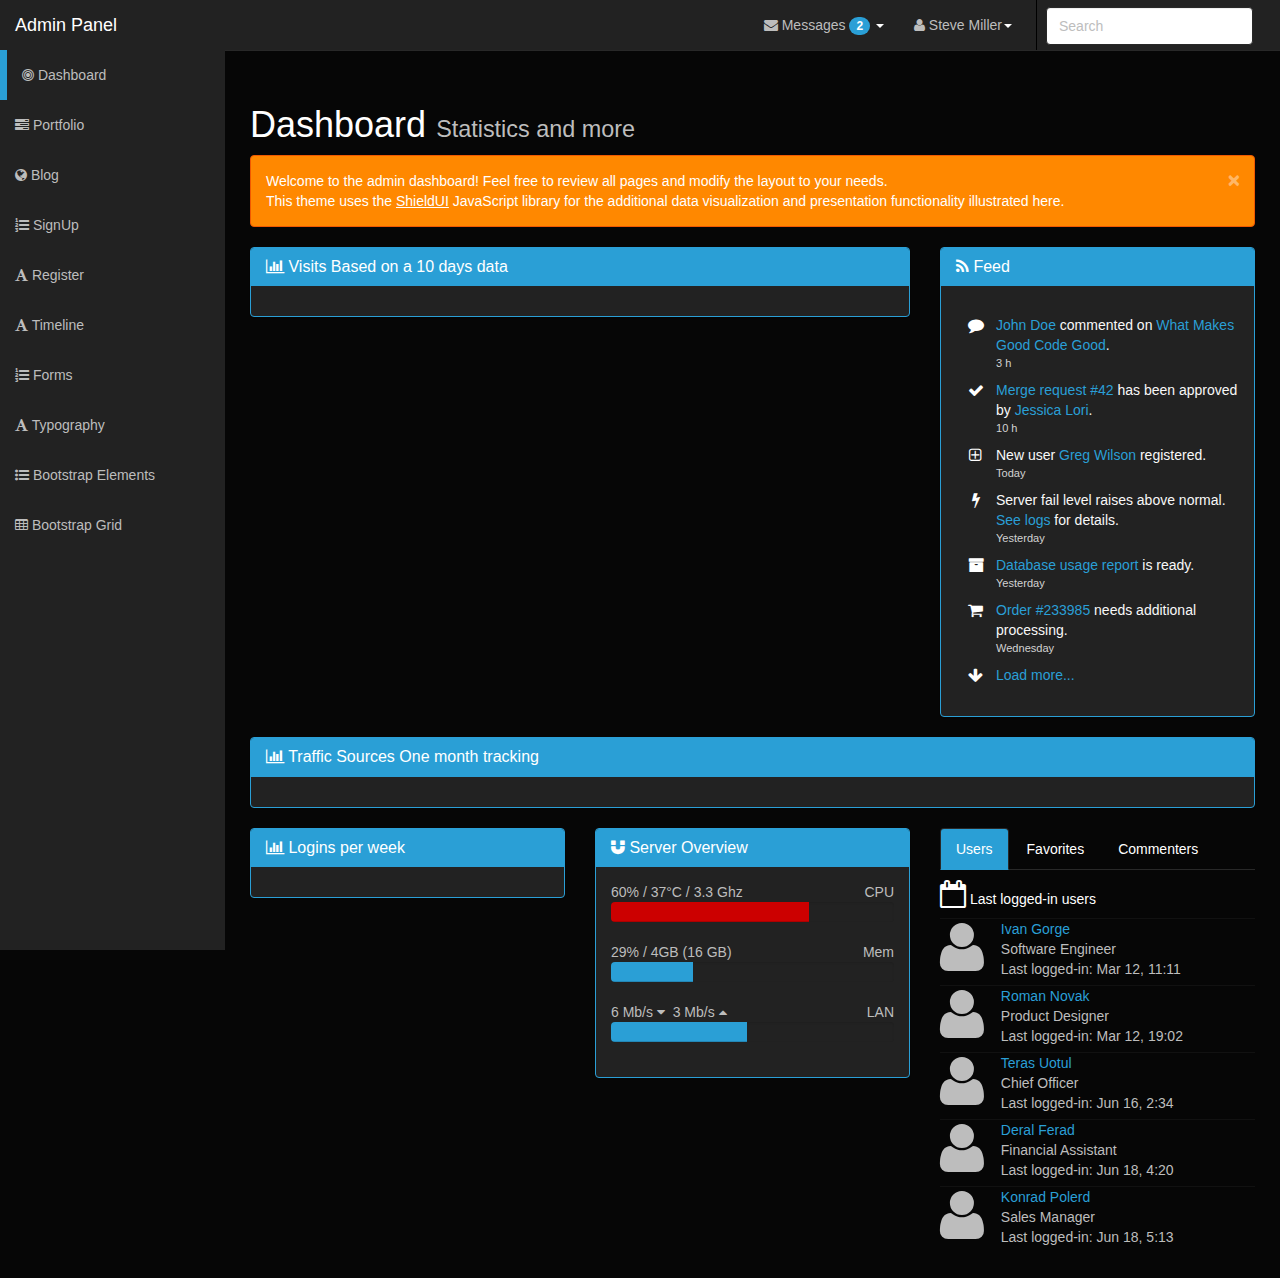
<file: ux-for-ppsdm/theme/Theme-DarkAdmin/index.html>
<!DOCTYPE html>
<html lang="en">
<head>
    <meta charset="utf-8">
    <meta name="viewport" content="width=device-width, initial-scale=1.0">
    <title>Dashboard - Dark Admin</title>

    <link rel="stylesheet" type="text/css" href="bootstrap/css/bootstrap.min.css" />
    <link rel="stylesheet" type="text/css" href="font-awesome/css/font-awesome.min.css" />
    <link rel="stylesheet" type="text/css" href="css/local.css" />

    <script type="text/javascript" src="js/jquery-1.10.2.min.js"></script>
    <script type="text/javascript" src="bootstrap/js/bootstrap.min.js"></script>

    <!-- you need to include the shieldui css and js assets in order for the charts to work -->
    <link rel="stylesheet" type="text/css" href="http://www.shieldui.com/shared/components/latest/css/light-bootstrap/all.min.css" />
    <link id="gridcss" rel="stylesheet" type="text/css" href="http://www.shieldui.com/shared/components/latest/css/dark-bootstrap/all.min.css" />

    <script type="text/javascript" src="http://www.shieldui.com/shared/components/latest/js/shieldui-all.min.js"></script>
    <script type="text/javascript" src="http://www.prepbootstrap.com/Content/js/gridData.js"></script>
</head>
<body>
    <div id="wrapper">
          <nav class="navbar navbar-inverse navbar-fixed-top" role="navigation">
            <div class="navbar-header">
                <button type="button" class="navbar-toggle" data-toggle="collapse" data-target=".navbar-ex1-collapse">
                    <span class="sr-only">Toggle navigation</span>
                    <span class="icon-bar"></span>
                    <span class="icon-bar"></span>
                    <span class="icon-bar"></span>
                </button>
                <a class="navbar-brand" href="index.html">Admin Panel</a>
            </div>
            <div class="collapse navbar-collapse navbar-ex1-collapse">
                <ul id="active" class="nav navbar-nav side-nav">
                    <li class="selected"><a href="index.html"><i class="fa fa-bullseye"></i> Dashboard</a></li>
                    <li><a href="portfolio.html"><i class="fa fa-tasks"></i> Portfolio</a></li>
                    <li><a href="blog.html"><i class="fa fa-globe"></i> Blog</a></li>
                    <li><a href="signup.html"><i class="fa fa-list-ol"></i> SignUp</a></li>
                    <li><a href="register.html"><i class="fa fa-font"></i> Register</a></li>
                    <li><a href="timeline.html"><i class="fa fa-font"></i> Timeline</a></li>
                    <li><a href="forms.html"><i class="fa fa-list-ol"></i> Forms</a></li>
                    <li><a href="typography.html"><i class="fa fa-font"></i> Typography</a></li>
                    <li><a href="bootstrap-elements.html"><i class="fa fa-list-ul"></i> Bootstrap Elements</a></li>
                    <li><a href="bootstrap-grid.html"><i class="fa fa-table"></i> Bootstrap Grid</a></li>
                </ul>
                <ul class="nav navbar-nav navbar-right navbar-user">
                    <li class="dropdown messages-dropdown">
                        <a href="#" class="dropdown-toggle" data-toggle="dropdown"><i class="fa fa-envelope"></i> Messages <span class="badge">2</span> <b class="caret"></b></a>
                        <ul class="dropdown-menu">
                            <li class="dropdown-header">2 New Messages</li>
                            <li class="message-preview">
                                <a href="#">
                                    <span class="avatar"><i class="fa fa-bell"></i></span>
                                    <span class="message">Security alert</span>
                                </a>
                            </li>
                            <li class="divider"></li>
                            <li class="message-preview">
                                <a href="#">
                                    <span class="avatar"><i class="fa fa-bell"></i></span>
                                    <span class="message">Security alert</span>
                                </a>
                            </li>
                            <li class="divider"></li>
                            <li><a href="#">Go to Inbox <span class="badge">2</span></a></li>
                        </ul>
                    </li>
                    <li class="dropdown user-dropdown">
                        <a href="#" class="dropdown-toggle" data-toggle="dropdown"><i class="fa fa-user"></i> Steve Miller<b class="caret"></b></a>
                        <ul class="dropdown-menu">
                            <li><a href="#"><i class="fa fa-user"></i> Profile</a></li>
                            <li><a href="#"><i class="fa fa-gear"></i> Settings</a></li>
                            <li class="divider"></li>
                            <li><a href="#"><i class="fa fa-power-off"></i> Log Out</a></li>

                        </ul>
                    </li>
                    <li class="divider-vertical"></li>
                    <li>
                        <form class="navbar-search">
                            <input type="text" placeholder="Search" class="form-control">
                        </form>
                    </li>
                </ul>
            </div>
        </nav>

        <div id="page-wrapper">
            <div class="row">
                <div class="col-lg-12">
                    <h1>Dashboard <small>Statistics and more</small></h1>
                    <div class="alert alert-dismissable alert-warning">
                        <button data-dismiss="alert" class="close" type="button">&times;</button>
                        Welcome to the admin dashboard! Feel free to review all pages and modify the layout to your needs. 
                        <br />
                        This theme uses the <a href="https://www.shieldui.com">ShieldUI</a> JavaScript library for the 
                        additional data visualization and presentation functionality illustrated here.
                    </div>
                </div>
            </div>
            <div class="row">
                <div class="col-md-8">
                    <div class="panel panel-primary">
                        <div class="panel-heading">
                            <h3 class="panel-title"><i class="fa fa-bar-chart-o"></i> Visits Based on a 10 days data</h3>
                        </div>
                        <div class="panel-body">
                            <div id="shieldui-chart1"></div>
                        </div>
                    </div>
                </div>
                <div class="col-md-4">
                    <div class="panel panel-primary">
                        <div class="panel-heading">
                            <h3 class="panel-title"><i class="fa fa-rss"></i> Feed</h3>
                        </div>
                        <div class="panel-body feed">
                            <section class="feed-item">
                                <div class="icon pull-left">
                                    <i class="fa fa-comment"></i>
                                </div>
                                <div class="feed-item-body">
                                    <div class="text">
                                        <a href="#">John Doe</a> commented on <a href="#">What Makes Good Code Good</a>.
                                    </div>
                                    <div class="time pull-left">
                                        3 h
                                    </div>
                                </div>
                            </section>
                            <section class="feed-item">
                                <div class="icon pull-left">
                                    <i class="fa fa-check"></i>
                                </div>
                                <div class="feed-item-body">
                                    <div class="text">
                                        <a href="#">Merge request #42</a> has been approved by <a href="#">Jessica Lori</a>.
                                    </div>
                                    <div class="time pull-left">
                                        10 h
                                    </div>
                                </div>
                            </section>
                            <section class="feed-item">
                                <div class="icon pull-left">
                                    <i class="fa fa-plus-square-o"></i>
                                </div>
                                <div class="feed-item-body">
                                    <div class="text">
                                        New user <a href="#">Greg Wilson</a> registered.
                                    </div>
                                    <div class="time pull-left">
                                        Today
                                    </div>
                                </div>
                            </section>
                            <section class="feed-item">
                                <div class="icon pull-left">
                                    <i class="fa fa-bolt"></i>
                                </div>
                                <div class="feed-item-body">
                                    <div class="text">
                                        Server fail level raises above normal. <a href="#">See logs</a> for details.
                                    </div>
                                    <div class="time pull-left">
                                        Yesterday
                                    </div>
                                </div>
                            </section>
                            <section class="feed-item">
                                <div class="icon pull-left">
                                    <i class="fa fa-archive"></i>
                                </div>
                                <div class="feed-item-body">
                                    <div class="text">
                                        <a href="#">Database usage report</a> is ready.
                                    </div>
                                    <div class="time pull-left">
                                        Yesterday
                                    </div>
                                </div>
                            </section>
                            <section class="feed-item">
                                <div class="icon pull-left">
                                    <i class="fa fa-shopping-cart"></i>
                                </div>
                                <div class="feed-item-body">
                                    <div class="text">
                                        <a href="#">Order #233985</a> needs additional processing.
                                    </div>
                                    <div class="time pull-left">
                                        Wednesday
                                    </div>
                                </div>
                            </section>
                            <section class="feed-item">
                                <div class="icon pull-left">
                                    <i class="fa fa-arrow-down"></i>
                                </div>
                                <div class="feed-item-body">
                                    <div class="text">
                                        <a href="#">Load more...</a>
                                    </div>
                                </div>
                            </section>
                        </div>
                    </div>
                </div>
            </div>
            <div class="row">
                <div class="col-lg-12">
                    <div class="panel panel-primary">
                        <div class="panel-heading">
                            <h3 class="panel-title"><i class="fa fa-bar-chart-o"></i> Traffic Sources One month tracking </h3>
                        </div>
                        <div class="panel-body">
                            <div id="shieldui-grid1"></div>
                        </div>
                    </div>
                </div>
            </div>
            <div class="row">
                <div class="col-lg-4">
                    <div class="panel panel-primary">
                        <div class="panel-heading">
                            <h3 class="panel-title"><i class="fa fa-bar-chart-o"></i> Logins per week</h3>
                        </div>
                        <div class="panel-body">
                            <div id="shieldui-chart2"></div>
                        </div>
                    </div>
                </div>
                <div class="col-lg-4">
                    <div class="panel panel-primary">
                        <div class="panel-heading">
                            <h3 class="panel-title"><i class="fa fa-magnet"></i> Server Overview</h3>
                        </div>
                        <div class="panel-body">
                            <ul class="server-stats">
                                <li>
                                    <div class="key pull-right">CPU</div>
                                    <div class="stat">
                                        <div class="info">60% / 37°C / 3.3 Ghz</div>
                                        <div class="progress progress-small">
                                            <div style="width: 70%;" class="progress-bar progress-bar-danger"></div>
                                        </div>
                                    </div>
                                </li>
                                <li>
                                    <div class="key pull-right">Mem</div>
                                    <div class="stat">
                                        <div class="info">29% / 4GB (16 GB)</div>
                                        <div class="progress progress-small">
                                            <div style="width: 29%;" class="progress-bar"></div>
                                        </div>
                                    </div>
                                </li>
                                <li>
                                    <div class="key pull-right">LAN</div>
                                    <div class="stat">
                                        <div class="info">6 Mb/s <i class="fa fa-caret-down"></i>&nbsp; 3 Mb/s <i class="fa fa-caret-up"></i></div>
                                        <div class="progress progress-small">
                                            <div style="width: 48%;" class="progress-bar progress-bar-inverse"></div>
                                        </div>
                                    </div>
                                </li>
                            </ul>
                        </div>
                    </div>

                </div>
                <div class="col-lg-4">
                    <header>
                        <ul class="nav nav-tabs">
                            <li class="active">
                                <a data-toggle="tab" href="#stats">Users</a>
                            </li>
                            <li class="">
                                <a data-toggle="tab" href="#report">Favorites</a>
                            </li>
                            <li class="">
                                <a data-toggle="tab" href="#dropdown1">Commenters</a>
                            </li>
                        </ul>
                    </header>
                    <div class="body tab-content">
                        <div class="tab-pane clearfix active" id="stats">
                            <h5 class="tab-header"><i class="fa fa-calendar-o fa-2x"></i> Last logged-in users</h5>
                            <ul class="news-list">
                                <li>
                                    <i class="fa fa-user fa-4x pull-left"></i>
                                    <div class="news-item-info">
                                        <div class="name"><a href="#">Ivan Gorge</a></div>
                                        <div class="position">Software Engineer</div>
                                        <div class="time">Last logged-in: Mar 12, 11:11</div>
                                    </div>
                                </li>
                                <li>
                                    <i class="fa fa-user fa-4x pull-left"></i>
                                    <div class="news-item-info">
                                        <div class="name"><a href="#">Roman Novak</a></div>
                                        <div class="position">Product Designer</div>
                                        <div class="time">Last logged-in: Mar 12, 19:02</div>
                                    </div>
                                </li>
                                <li>
                                    <i class="fa fa-user fa-4x pull-left"></i>
                                    <div class="news-item-info">
                                        <div class="name"><a href="#">Teras Uotul</a></div>
                                        <div class="position">Chief Officer</div>
                                        <div class="time">Last logged-in: Jun 16, 2:34</div>
                                    </div>
                                </li>
                                <li>
                                    <i class="fa fa-user fa-4x pull-left"></i>
                                    <div class="news-item-info">
                                        <div class="name"><a href="#">Deral Ferad</a></div>
                                        <div class="position">Financial Assistant</div>
                                        <div class="time">Last logged-in: Jun 18, 4:20</div>
                                    </div>
                                </li>
                                <li>
                                    <i class="fa fa-user fa-4x pull-left"></i>
                                    <div class="news-item-info">
                                        <div class="name"><a href="#">Konrad Polerd</a></div>
                                        <div class="position">Sales Manager</div>
                                        <div class="time">Last logged-in: Jun 18, 5:13</div>
                                    </div>
                                </li>
                            </ul>
                        </div>
                        <div class="tab-pane" id="report">
                            <h5 class="tab-header"><i class="fa fa-star fa-2x"></i> Popular contacts</h5>
                            <ul class="news-list news-list-no-hover">
                                <li>
                                    <i class="fa fa-user fa-4x pull-left"></i>
                                    <div class="news-item-info">
                                        <div class="name"><a href="#">Pol Johnsson</a></div>
                                        <div class="options">
                                            <button class="btn btn-xs btn-success">
                                                <i class="fa fa-phone"></i>
                                                Call
                                            </button>
                                            <button class="btn btn-xs btn-warning">
                                                <i class="fa fa-envelope-o"></i>
                                                Message
                                            </button>
                                        </div>
                                    </div>
                                </li>
                                <li>
                                    <i class="fa fa-user fa-4x pull-left"></i>
                                    <div class="news-item-info">
                                        <div class="name"><a href="#">Terry Garel</a></div>
                                        <div class="options">
                                            <button class="btn btn-xs btn-success">
                                                <i class="fa fa-phone"></i>
                                                Call
                                            </button>
                                            <button class="btn btn-xs btn-warning">
                                                <i class="fa fa-envelope-o"></i>
                                                Message
                                            </button>
                                        </div>
                                    </div>
                                </li>
                                <li>
                                    <i class="fa fa-user fa-4x pull-left"></i>
                                    <div class="news-item-info">
                                        <div class="name"><a href="#">Eruos Forkal</a></div>
                                        <div class="options">
                                            <button class="btn btn-xs btn-success">
                                                <i class="fa fa-phone"></i>
                                                Call
                                            </button>
                                            <button class="btn btn-xs btn-warning">
                                                <i class="fa fa-envelope-o"></i>
                                                Message
                                            </button>
                                        </div>
                                    </div>
                                </li>
                                <li>
                                    <i class="fa fa-user fa-4x pull-left"></i>
                                    <div class="news-item-info">
                                        <div class="name"><a href="#">Remus Reier</a></div>
                                        <div class="options">
                                            <button class="btn btn-xs btn-success">
                                                <i class="fa fa-phone"></i>
                                                Call
                                            </button>
                                            <button class="btn btn-xs btn-warning">
                                                <i class="fa fa-envelope-o"></i>
                                                Message
                                            </button>
                                        </div>
                                    </div>
                                </li>
                                <li>
                                    <i class="fa fa-user fa-4x pull-left"></i>
                                    <div class="news-item-info">
                                        <div class="name"><a href="#">Lover Lund</a></div>
                                        <div class="options">
                                            <button class="btn btn-xs btn-success">
                                                <i class="fa fa-phone"></i>
                                                Call
                                            </button>
                                            <button class="btn btn-xs btn-warning">
                                                <i class="fa fa-envelope-o"></i>
                                                Message
                                            </button>
                                        </div>
                                    </div>
                                </li>
                            </ul>
                        </div>
                        <div class="tab-pane" id="dropdown1">
                            <h5 class="tab-header"><i class="fa fa-comments fa-2x"></i> Top Commenters</h5>
                            <ul class="news-list">
                                <li>
                                    <i class="fa fa-user fa-4x pull-left"></i>
                                    <div class="news-item-info">
                                        <div class="name"><a href="#">Edin Garey</a></div>
                                        <div class="comment">
                                            Nemo enim ipsam voluptatem quia voluptas sit aspernatur 
                                            aut odit aut fugit,sed quia
                                        </div>
                                    </div>
                                </li>
                                <li>
                                    <i class="fa fa-user fa-4x pull-left"></i>
                                    <div class="news-item-info">
                                        <div class="name"><a href="#">Firel Lund</a></div>
                                        <div class="comment">
                                            Duis aute irure dolor in reprehenderit in voluptate velit
                                             esse cillum dolore eu fugiat.
                                        </div>
                                    </div>
                                </li>
                                <li>
                                    <i class="fa fa-user fa-4x pull-left"></i>
                                    <div class="news-item-info">
                                        <div class="name"><a href="#">Jessica Desingter</a></div>
                                        <div class="comment">
                                            Excepteur sint occaecat cupidatat non proident, sunt in
                                             culpa qui officia deserunt.
                                        </div>
                                    </div>
                                </li>
                                <li>
                                    <i class="fa fa-user fa-4x pull-left"></i>
                                    <div class="news-item-info">
                                        <div class="name"><a href="#">Novel Forel</a></div>
                                        <div class="comment">
                                            Sed ut perspiciatis, unde omnis iste natus error sit voluptatem accusantium doloremque.
                                        </div>
                                    </div>
                                </li>
                                <li>
                                    <i class="fa fa-user fa-4x pull-left"></i>
                                    <div class="news-item-info">
                                        <div class="name"><a href="#">Wedol Reier</a></div>
                                        <div class="comment">
                                            Laudantium, totam rem aperiam eaque ipsa, quae ab illo inventore veritatis
                                            et quasi.
                                        </div>
                                    </div>
                                </li>
                            </ul>
                        </div>
                    </div>
                </div>
            </div>
        </div>
    </div>
    <!-- /#wrapper -->

    <script type="text/javascript">
        jQuery(function ($) {
            var performance = [12, 43, 34, 22, 12, 33, 4, 17, 22, 34, 54, 67],
                visits = [123, 323, 443, 32],
                traffic = [
                {
                    Source: "Direct", Amount: 323, Change: 53, Percent: 23, Target: 600
                },
                {
                    Source: "Refer", Amount: 345, Change: 34, Percent: 45, Target: 567
                },
                {
                    Source: "Social", Amount: 567, Change: 67, Percent: 23, Target: 456
                },
                {
                    Source: "Search", Amount: 234, Change: 23, Percent: 56, Target: 890
                },
                {
                    Source: "Internal", Amount: 111, Change: 78, Percent: 12, Target: 345
                }];


            $("#shieldui-chart1").shieldChart({
                theme: "dark",

                primaryHeader: {
                    text: "Visitors"
                },
                exportOptions: {
                    image: false,
                    print: false
                },
                dataSeries: [{
                    seriesType: "area",
                    collectionAlias: "Q Data",
                    data: performance
                }]
            });

            $("#shieldui-chart2").shieldChart({
                theme: "dark",
                primaryHeader: {
                    text: "Traffic Per week"
                },
                exportOptions: {
                    image: false,
                    print: false
                },
                dataSeries: [{
                    seriesType: "pie",
                    collectionAlias: "traffic",
                    data: visits
                }]
            });

            $("#shieldui-grid1").shieldGrid({
                dataSource: {
                    data: traffic
                },
                sorting: {
                    multiple: true
                },
                rowHover: false,
                paging: false,
                columns: [
                { field: "Source", width: "170px", title: "Source" },
                { field: "Amount", title: "Amount" },                
                { field: "Percent", title: "Percent", format: "{0} %" },
                { field: "Target", title: "Target" },
                ]
            });            
        });        
    </script>
</body>
</html>
</file>
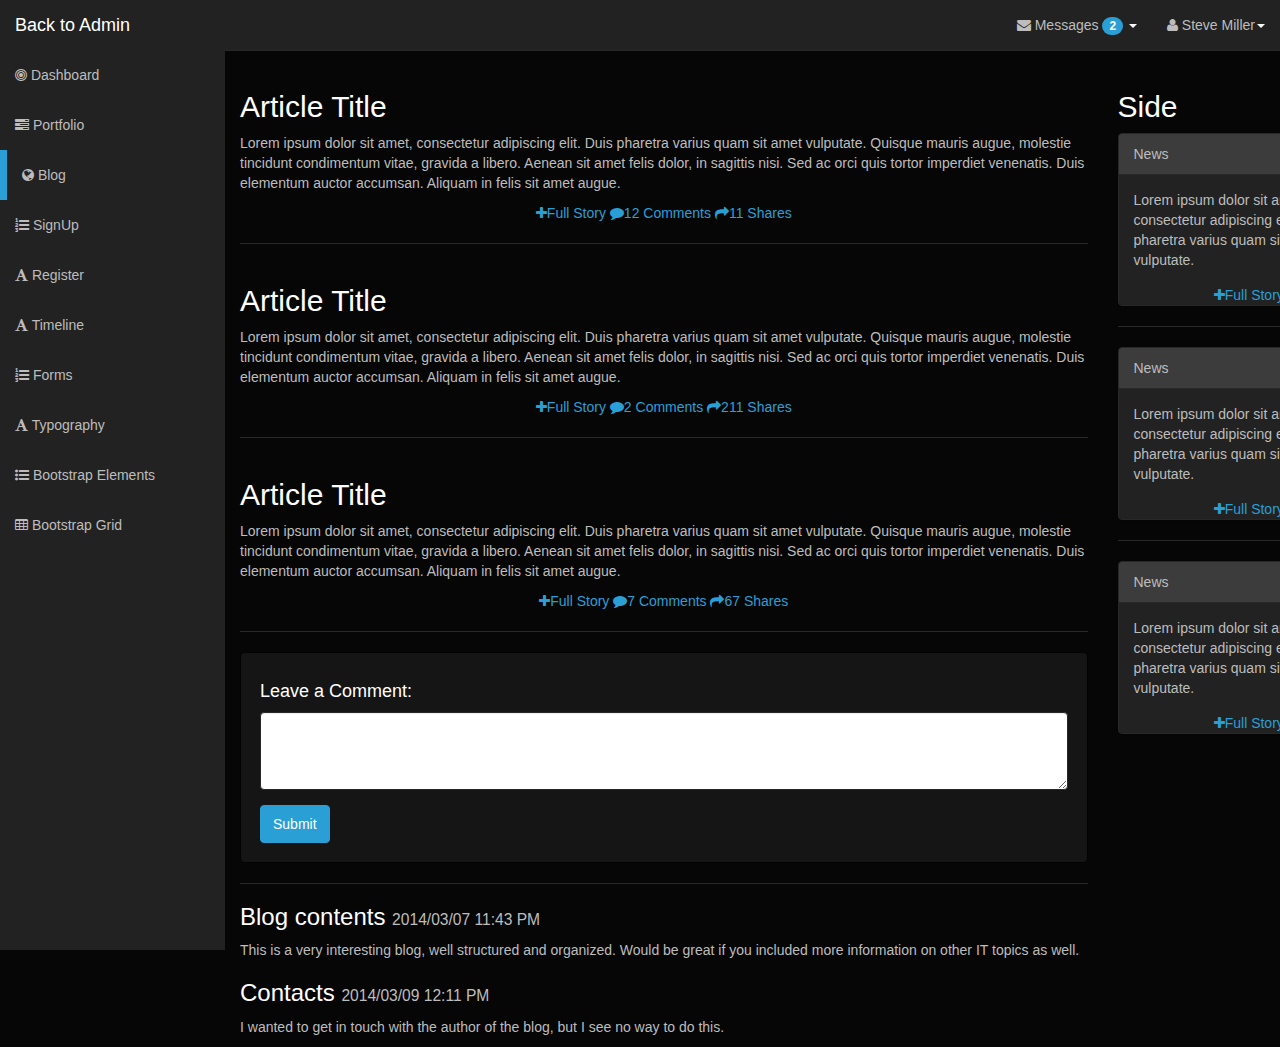
<file: ux-for-ppsdm/blog.html>
<!DOCTYPE html>
<html lang="en">
<head>
    <meta charset="utf-8">
    <meta name="viewport" content="width=device-width, initial-scale=1.0">
    <title>Blog - Dark Admin</title>

    <link rel="stylesheet" type="text/css" href="bootstrap/css/bootstrap.min.css" />
    <link rel="stylesheet" type="text/css" href="font-awesome/css/font-awesome.min.css" />
    <link rel="stylesheet" type="text/css" href="css/local.css" />

    <script type="text/javascript" src="js/jquery-1.10.2.min.js"></script>
    <script type="text/javascript" src="bootstrap/js/bootstrap.min.js"></script>   
</head>
<body>

    <div id="wrapper">
        <nav class="navbar navbar-inverse navbar-fixed-top" role="navigation">
            <div class="navbar-header">
                <button type="button" class="navbar-toggle" data-toggle="collapse" data-target=".navbar-ex1-collapse">
                    <span class="sr-only">Toggle navigation</span>
                    <span class="icon-bar"></span>
                    <span class="icon-bar"></span>
                    <span class="icon-bar"></span>
                </button>
                <a class="navbar-brand" href="index.html">Back to Admin</a>
            </div>
            <div class="collapse navbar-collapse navbar-ex1-collapse">
                <ul class="nav navbar-nav side-nav">
                    <li><a href="index.html"><i class="fa fa-bullseye"></i> Dashboard</a></li>
                    <li><a href="portfolio.html"><i class="fa fa-tasks"></i> Portfolio</a></li>
                    <li class="selected"><a href="blog.html"><i class="fa fa-globe"></i> Blog</a></li>
                    <li><a href="signup.html"><i class="fa fa-list-ol"></i> SignUp</a></li>
                    <li><a href="register.html"><i class="fa fa-font"></i> Register</a></li>
                    <li><a href="timeline.html"><i class="fa fa-font"></i> Timeline</a></li>
                    <li><a href="forms.html"><i class="fa fa-list-ol"></i> Forms</a></li>
                    <li><a href="typography.html"><i class="fa fa-font"></i> Typography</a></li>
                    <li><a href="bootstrap-elements.html"><i class="fa fa-list-ul"></i> Bootstrap Elements</a></li>
                    <li><a href="bootstrap-grid.html"><i class="fa fa-table"></i > Bootstrap Grid</a></li>            
                </ul>
                <ul class="nav navbar-nav navbar-right navbar-user">
                    <li class="dropdown messages-dropdown">
                        <a href="#" class="dropdown-toggle" data-toggle="dropdown"><i class="fa fa-envelope"></i> Messages <span class="badge">2</span> <b class="caret"></b></a>
                        <ul class="dropdown-menu">
                            <li class="dropdown-header">2 New Messages</li>
                            <li class="message-preview">
                                <a href="#">
                                    <span class="avatar"><i class="fa fa-bell"></i></span>
                                    <span class="message">Security alert</span>
                                </a>
                            </li>
                            <li class="divider"></li>
                            <li class="message-preview">
                                <a href="#">
                                    <span class="avatar"><i class="fa fa-bell"></i></span>
                                    <span class="message">Security alert</span>
                                </a>
                            </li>
                            <li class="divider"></li>
                            <li><a href="#">Go to Inbox <span class="badge">2</span></a></li>
                        </ul>
                    </li>
                    <li class="dropdown user-dropdown">
                        <a href="#" class="dropdown-toggle" data-toggle="dropdown"><i class="fa fa-user"></i> Steve Miller<b class="caret"></b></a>
                        <ul class="dropdown-menu">
                            <li><a href="#"><i class="fa fa-user"></i> Profile</a></li>
                            <li><a href="#"><i class="fa fa-gear"></i> Settings</a></li>
                            <li class="divider"></li>
                            <li><a href="#"><i class="fa fa-power-off"></i> Log Out</a></li>
                        </ul>
                    </li>
                </ul>
            </div>
        </nav>

       <div class="container">
            <div class="row">
               
                <div class="col-sm-9">
                    <div class="row">
                        <div class="col-xs-12">
                            <h2>Article Title</h2>
                            <p>
                                Lorem ipsum dolor sit amet, consectetur adipiscing elit. Duis pharetra varius quam sit amet vulputate. 
                    Quisque mauris augue, molestie tincidunt condimentum vitae, gravida a libero. Aenean sit amet felis 
                    dolor, in sagittis nisi. Sed ac orci quis tortor imperdiet venenatis. Duis elementum auctor accumsan. 
                    Aliquam in felis sit amet augue.
                            </p>
                            <div class="text-center">
                                <a href="#"><i class="fa fa-plus"></i>Full Story</a>
                                <a href="#"><i class="fa fa-comment"></i>12 Comments</a>
                                <a href="#"><i class="fa fa-share"></i>11 Shares</a>
                            </div>
                        </div>
                    </div>
                    <hr />
                    <div class="row">
                        <div class="col-xs-12">
                            <h2>Article Title</h2>
                            <p>
                                Lorem ipsum dolor sit amet, consectetur adipiscing elit. Duis pharetra varius quam sit amet vulputate. 
                    Quisque mauris augue, molestie tincidunt condimentum vitae, gravida a libero. Aenean sit amet felis 
                    dolor, in sagittis nisi. Sed ac orci quis tortor imperdiet venenatis. Duis elementum auctor accumsan. 
                    Aliquam in felis sit amet augue.
                            </p>
                            <div class="text-center">
                                <a href="#"><i class="fa fa-plus"></i>Full Story</a>
                                <a href="#"><i class="fa fa-comment"></i>2 Comments</a>
                                <a href="#"><i class="fa fa-share"></i>211 Shares</a>
                            </div>
                        </div>
                    </div>
                    <hr />
                    <div class="row">
                        <div class="col-xs-12">
                            <h2>Article Title</h2>
                            <p>
                                Lorem ipsum dolor sit amet, consectetur adipiscing elit. Duis pharetra varius quam sit amet vulputate. 
                    Quisque mauris augue, molestie tincidunt condimentum vitae, gravida a libero. Aenean sit amet felis 
                    dolor, in sagittis nisi. Sed ac orci quis tortor imperdiet venenatis. Duis elementum auctor accumsan. 
                    Aliquam in felis sit amet augue.
                            </p>
                            <div class="text-center">
                                <a href="#"><i class="fa fa-plus"></i>Full Story</a>
                                <a href="#"><i class="fa fa-comment"></i>7 Comments</a>
                                <a href="#"><i class="fa fa-share"></i>67 Shares</a>
                            </div>
                        </div>
                    </div>
                    <hr />

                    <!-- the comment box -->
                    <div class="well">
                        <h4>Leave a Comment:</h4>
                        <form role="form">
                            <div class="form-group">
                                <textarea class="form-control" rows="3"></textarea>
                            </div>
                            <button type="submit" class="btn btn-primary">Submit</button>
                        </form>
                    </div>

                    <hr>

                    <!-- the comments -->
                    <h3>Blog contents
                    <small>2014/03/07 11:43 PM</small>
                    </h3>
                    <p>This is a very interesting blog, well structured and organized. Would be great if you included more information on other IT topics as well.</p>

                    <h3>Contacts
                    <small>2014/03/09 12:11 PM</small>
                    </h3>
                    <p>I wanted to get in touch with the author of the blog, but I see no way to do this.</p>

                </div>
                 <div class="col-sm-3">
                    <div class="row">
                        <div class="col-xs-12">
                            <h2>Side</h2>
                            <div class="panel panel-default">
                                <div class="panel-heading">News</div>
                                <div class="panel-body">
                                    Lorem ipsum dolor sit amet, consectetur adipiscing elit. Duis pharetra varius quam sit amet vulputate. 
                                </div>
                                <div class="text-center">
                                    <a href="#"><i class="fa fa-plus"></i>Full Story</a>
                                </div>
                            </div>
                            <hr />
                            <div class="panel panel-default">
                                <div class="panel-heading">News</div>
                                <div class="panel-body">
                                    Lorem ipsum dolor sit amet, consectetur adipiscing elit. Duis pharetra varius quam sit amet vulputate.
                                </div>
                                <div class="text-center">
                                    <a href="#"><i class="fa fa-plus"></i>Full Story</a>
                                </div>
                            </div>
                            <hr />
                            <div class="panel panel-default">
                                <div class="panel-heading">News</div>
                                <div class="panel-body">
                                    Lorem ipsum dolor sit amet, consectetur adipiscing elit. Duis pharetra varius quam sit amet vulputate. 
                                </div>
                                <div class="text-center">
                                    <a href="#"><i class="fa fa-plus"></i>Full Story</a>
                                </div>
                            </div>
                        </div>
                    </div>
                </div>
            </div>
        </div>
    </div>

</body>
</html>
</file>
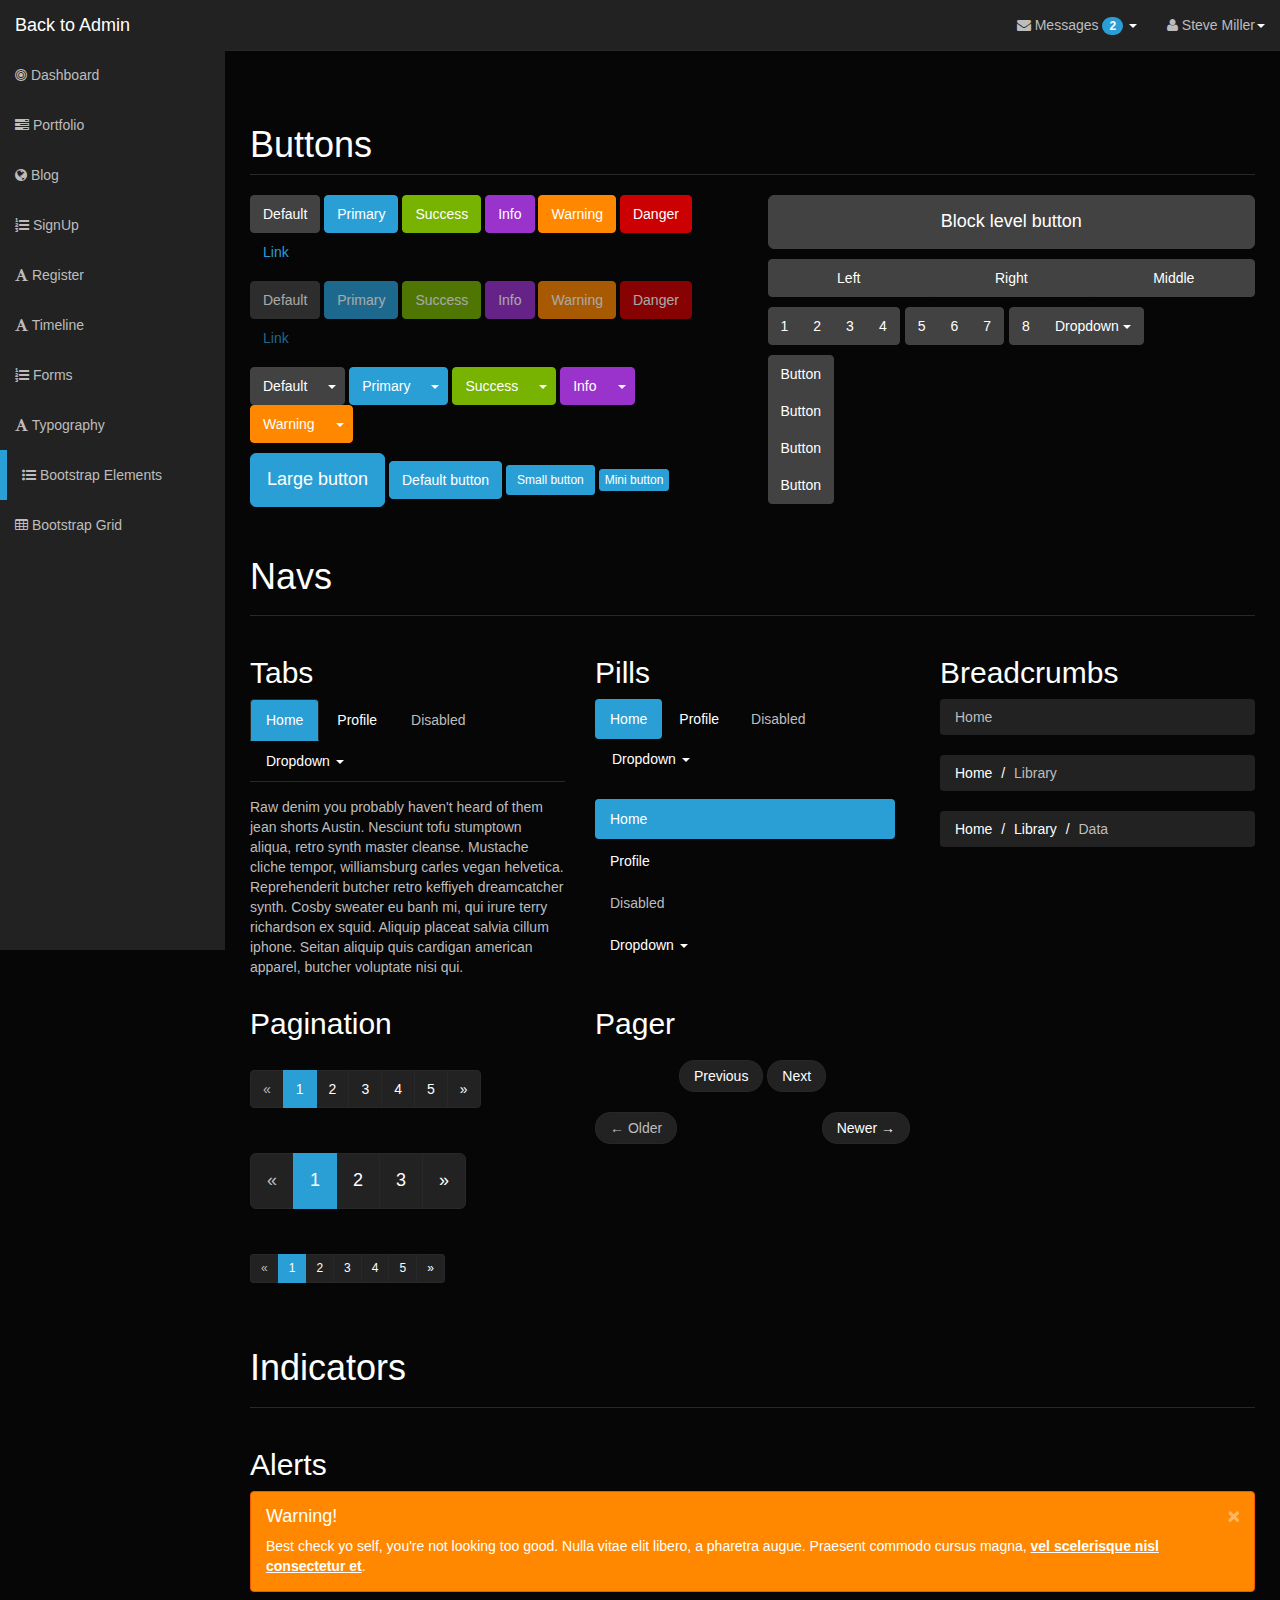
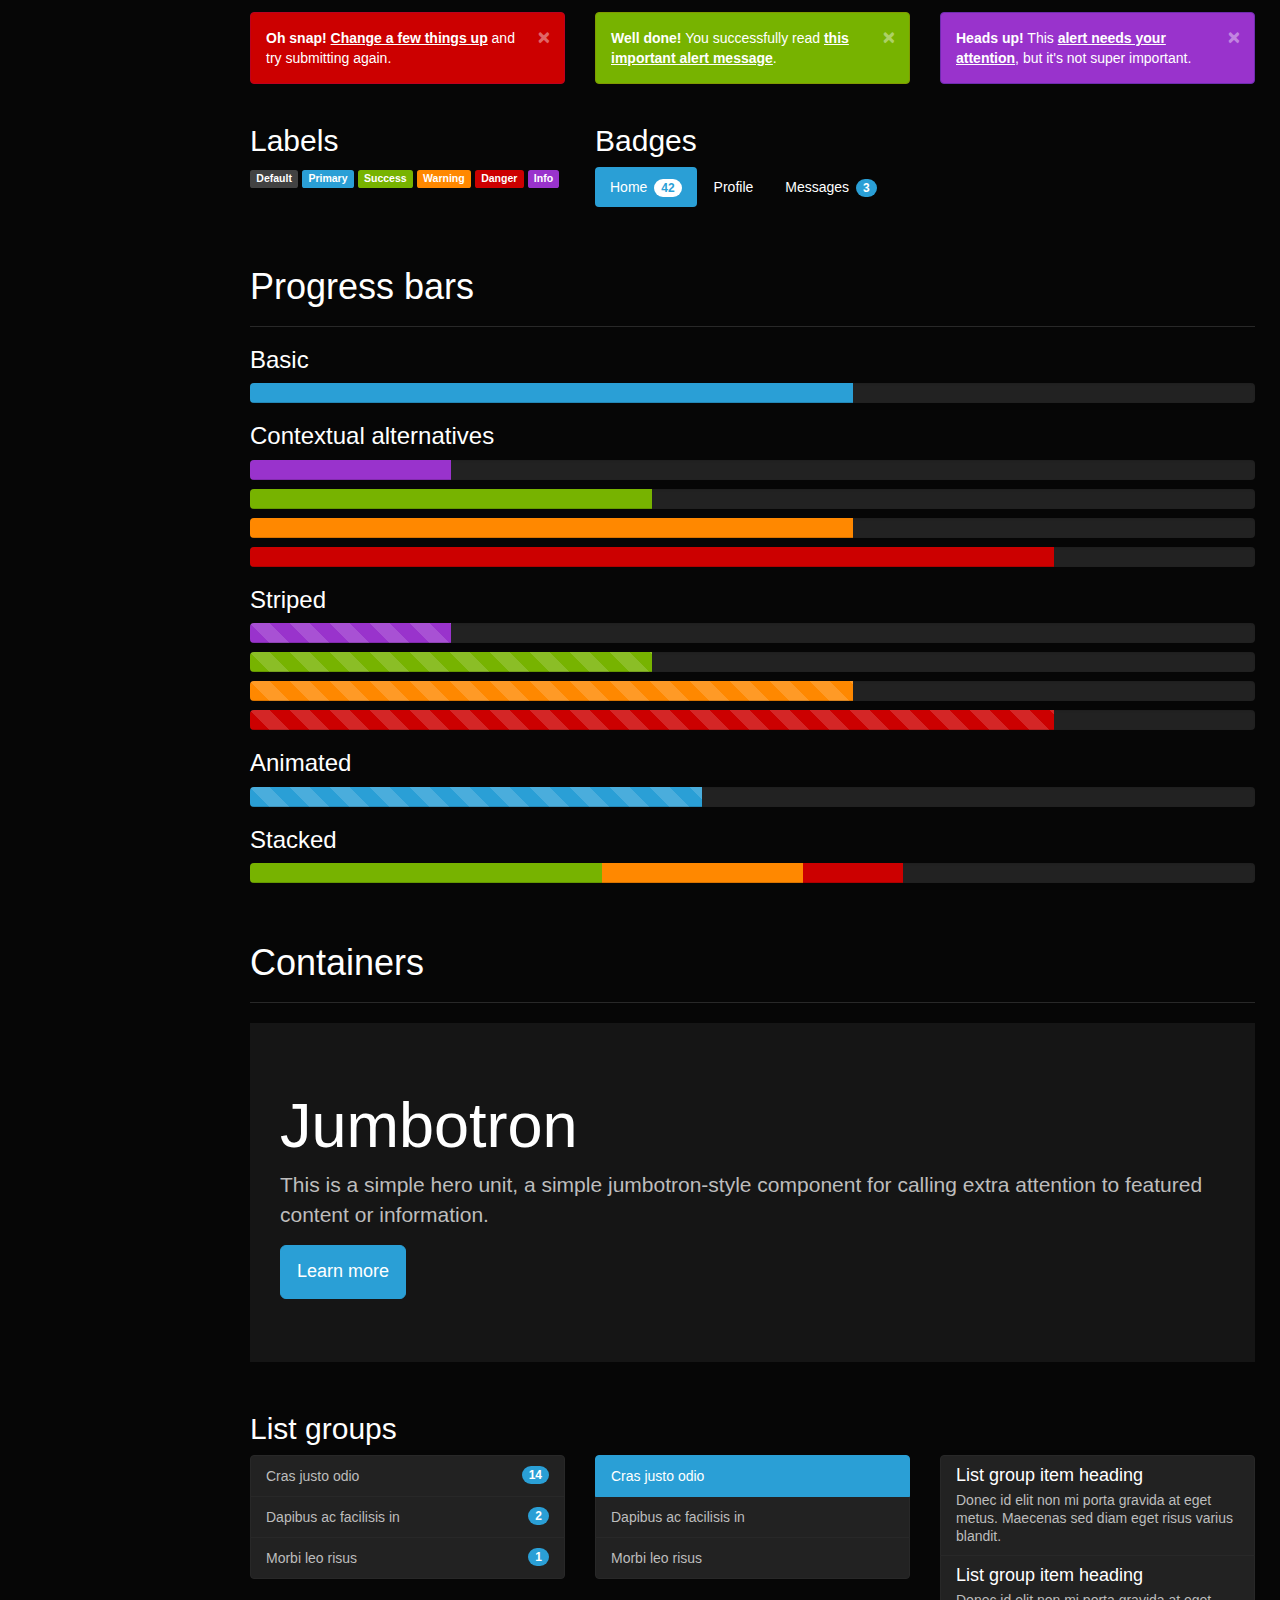
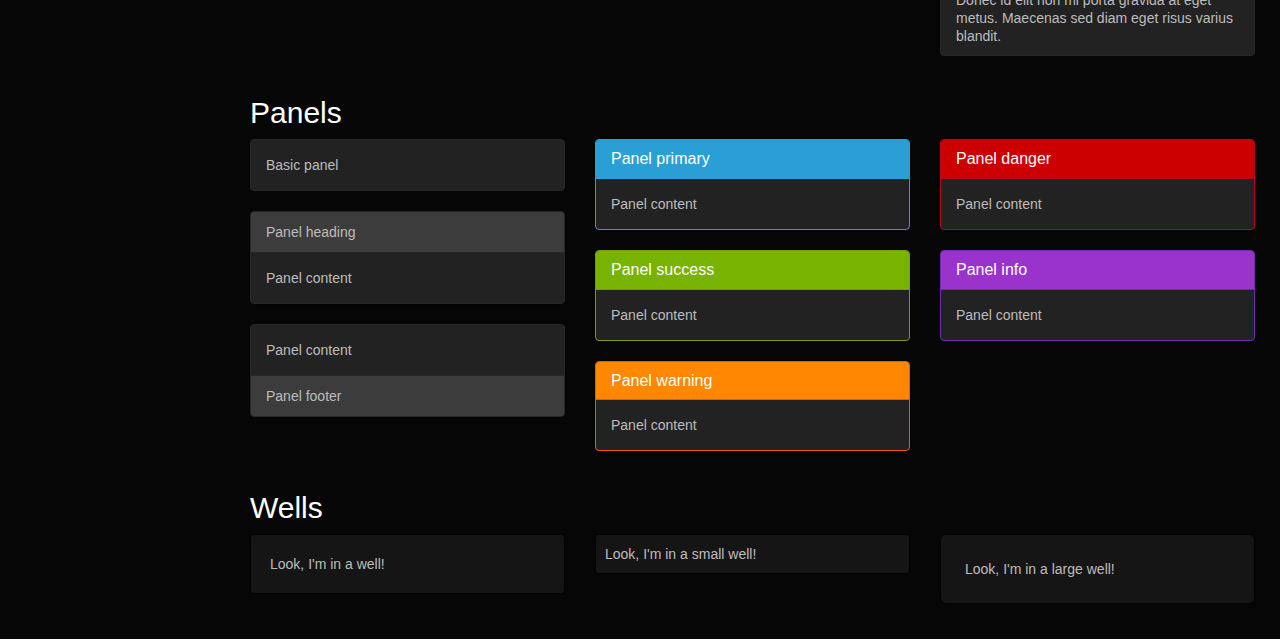
<file: ux-for-ppsdm/bootstrap-elements.html>
<!DOCTYPE html>
<html lang="en">
<head>
    <meta charset="utf-8">
    <meta name="viewport" content="width=device-width, initial-scale=1.0">
    <title>Bootstrap Elements - Dark Admin</title>

    <link rel="stylesheet" type="text/css" href="bootstrap/css/bootstrap.min.css" />
    <link rel="stylesheet" type="text/css" href="font-awesome/css/font-awesome.min.css" />
    <link rel="stylesheet" type="text/css" href="css/local.css" />

    <script type="text/javascript" src="js/jquery-1.10.2.min.js"></script>
    <script type="text/javascript" src="bootstrap/js/bootstrap.min.js"></script>       
</head>
<body>

    <div id="wrapper">
        <nav class="navbar navbar-inverse navbar-fixed-top" role="navigation">
            <div class="navbar-header">
                <button type="button" class="navbar-toggle" data-toggle="collapse" data-target=".navbar-ex1-collapse">
                    <span class="sr-only">Toggle navigation</span>
                    <span class="icon-bar"></span>
                    <span class="icon-bar"></span>
                    <span class="icon-bar"></span>
                </button>
                <a class="navbar-brand" href="index.html">Back to Admin</a>
            </div>
            <div class="collapse navbar-collapse navbar-ex1-collapse">
                <ul class="nav navbar-nav side-nav">
                    <li><a href="index.html"><i class="fa fa-bullseye"></i> Dashboard</a></li>
                    <li><a href="portfolio.html"><i class="fa fa-tasks"></i> Portfolio</a></li>
                    <li><a href="blog.html"><i class="fa fa-globe"></i> Blog</a></li>
                    <li><a href="signup.html"><i class="fa fa-list-ol"></i> SignUp</a></li>
                    <li><a href="register.html"><i class="fa fa-font"></i> Register</a></li>
                    <li><a href="timeline.html"><i class="fa fa-font"></i> Timeline</a></li>
                    <li><a href="forms.html"><i class="fa fa-list-ol"></i> Forms</a></li>
                    <li><a href="typography.html"><i class="fa fa-font"></i> Typography</a></li>
                    <li class="selected"><a href="bootstrap-elements.html"><i class="fa fa-list-ul"></i> Bootstrap Elements</a></li>
                    <li><a href="bootstrap-grid.html"><i class="fa fa-table"></i > Bootstrap Grid</a></li>            
                </ul>
                <ul class="nav navbar-nav navbar-right navbar-user">
                    <li class="dropdown messages-dropdown">
                        <a href="#" class="dropdown-toggle" data-toggle="dropdown"><i class="fa fa-envelope"></i> Messages <span class="badge">2</span> <b class="caret"></b></a>
                        <ul class="dropdown-menu">
                            <li class="dropdown-header">2 New Messages</li>
                            <li class="message-preview">
                                <a href="#">
                                    <span class="avatar"><i class="fa fa-bell"></i></span>
                                    <span class="message">Security alert</span>
                                </a>
                            </li>
                            <li class="divider"></li>
                            <li class="message-preview">
                                <a href="#">
                                    <span class="avatar"><i class="fa fa-bell"></i></span>
                                    <span class="message">Security alert</span>
                                </a>
                            </li>
                            <li class="divider"></li>
                            <li><a href="#">Go to Inbox <span class="badge">2</span></a></li>
                        </ul>
                    </li>
                    <li class="dropdown user-dropdown">
                        <a href="#" class="dropdown-toggle" data-toggle="dropdown"><i class="fa fa-user"></i> Steve Miller<b class="caret"></b></a>
                        <ul class="dropdown-menu">
                            <li><a href="#"><i class="fa fa-user"></i> Profile</a></li>
                            <li><a href="#"><i class="fa fa-gear"></i> Settings</a></li>
                            <li class="divider"></li>
                            <li><a href="#"><i class="fa fa-power-off"></i> Log Out</a></li>
                        </ul>
                    </li>
                </ul>
            </div>
        </nav>

        <div id="page-wrapper">
                 
        <div class="row">
          <div class="col-lg-12">
            <h1 id="buttons" class="page-header">Buttons</h1>
          </div>
        </div>

        <div class="row">
          <div class="col-lg-6">

              <p>
                <button type="button" class="btn btn-default">Default</button>
                <button type="button" class="btn btn-primary">Primary</button>
                <button type="button" class="btn btn-success">Success</button>
                <button type="button" class="btn btn-info">Info</button>
                <button type="button" class="btn btn-warning">Warning</button>
                <button type="button" class="btn btn-danger">Danger</button>
                <button type="button" class="btn btn-link">Link</button>
              </p>

              <p>
                <button type="button" class="btn btn-default disabled">Default</button>
                <button type="button" class="btn btn-primary disabled">Primary</button>
                <button type="button" class="btn btn-success disabled">Success</button>
                <button type="button" class="btn btn-info disabled">Info</button>
                <button type="button" class="btn btn-warning disabled">Warning</button>
                <button type="button" class="btn btn-danger disabled">Danger</button>
                <button type="button" class="btn btn-link disabled">Link</button>
              </p>
              
              <p>
                <div class="btn-group">
                  <button type="button" class="btn btn-default">Default</button>
                  <button type="button" class="btn btn-default dropdown-toggle" data-toggle="dropdown"><span class="caret"></span></button>
                  <ul class="dropdown-menu">
                    <li><a href="#">Action</a></li>
                    <li><a href="#">Another action</a></li>
                    <li><a href="#">Something else here</a></li>
                    <li class="divider"></li>
                    <li><a href="#">Separated link</a></li>
                  </ul>
                </div><!-- /btn-group -->
                <div class="btn-group">
                  <button type="button" class="btn btn-primary">Primary</button>
                  <button type="button" class="btn btn-primary dropdown-toggle" data-toggle="dropdown"><span class="caret"></span></button>
                  <ul class="dropdown-menu">
                    <li><a href="#">Action</a></li>
                    <li><a href="#">Another action</a></li>
                    <li><a href="#">Something else here</a></li>
                    <li class="divider"></li>
                    <li><a href="#">Separated link</a></li>
                  </ul>
                </div><!-- /btn-group -->
                <div class="btn-group">
                  <button type="button" class="btn btn-success">Success</button>
                  <button type="button" class="btn btn-success dropdown-toggle" data-toggle="dropdown"><span class="caret"></span></button>
                  <ul class="dropdown-menu">
                    <li><a href="#">Action</a></li>
                    <li><a href="#">Another action</a></li>
                    <li><a href="#">Something else here</a></li>
                    <li class="divider"></li>
                    <li><a href="#">Separated link</a></li>
                  </ul>
                </div><!-- /btn-group -->
                <div class="btn-group">
                  <button type="button" class="btn btn-info">Info</button>
                  <button type="button" class="btn btn-info dropdown-toggle" data-toggle="dropdown"><span class="caret"></span></button>
                  <ul class="dropdown-menu">
                    <li><a href="#">Action</a></li>
                    <li><a href="#">Another action</a></li>
                    <li><a href="#">Something else here</a></li>
                    <li class="divider"></li>
                    <li><a href="#">Separated link</a></li>
                  </ul>
                </div><!-- /btn-group -->
                <div class="btn-group">
                  <button type="button" class="btn btn-warning">Warning</button>
                  <button type="button" class="btn btn-warning dropdown-toggle" data-toggle="dropdown"><span class="caret"></span></button>
                  <ul class="dropdown-menu">
                    <li><a href="#">Action</a></li>
                    <li><a href="#">Another action</a></li>
                    <li><a href="#">Something else here</a></li>
                    <li class="divider"></li>
                    <li><a href="#">Separated link</a></li>
                  </ul>
                </div><!-- /btn-group -->
              </p>

              <p>
                <button type="button" class="btn btn-primary btn-lg">Large button</button>
                <button type="button" class="btn btn-primary">Default button</button>
                <button type="button" class="btn btn-primary btn-sm">Small button</button>
                <button type="button" class="btn btn-primary btn-xs">Mini button</button>
              </p>
            
          </div>

          <div class="col-lg-6">
          
            <p>
              <button type="button" class="btn btn-default btn-lg btn-block">Block level button</button>
            </p>

            <p>
              <div class="btn-group btn-group-justified">
                <a href="#" class="btn btn-default">Left</a>
                <a href="#" class="btn btn-default">Right</a>
                <a href="#" class="btn btn-default">Middle</a>
              </div>
            </p>

            <p>
              <div class="btn-toolbar">
                <div class="btn-group">
                  <button type="button" class="btn btn-default">1</button>
                  <button type="button" class="btn btn-default">2</button>
                  <button type="button" class="btn btn-default">3</button>
                  <button type="button" class="btn btn-default">4</button>
                </div>
                <div class="btn-group">
                  <button type="button" class="btn btn-default">5</button>
                  <button type="button" class="btn btn-default">6</button>
                  <button type="button" class="btn btn-default">7</button>
                </div>
                <div class="btn-group">
                  <button type="button" class="btn btn-default">8</button>

                  <div class="btn-group">
                    <button type="button" class="btn btn-default dropdown-toggle" data-toggle="dropdown">
                      Dropdown
                      <span class="caret"></span>
                    </button>
                    <ul class="dropdown-menu">
                      <li><a href="#">Dropdown link</a></li>
                      <li><a href="#">Dropdown link</a></li>
                      <li><a href="#">Dropdown link</a></li>
                     </ul>
                  </div>
                </div>
              </div>
            </p>

            <p>
              <div class="btn-group-vertical">
                  <button type="button" class="btn btn-default">Button</button>
                  <button type="button" class="btn btn-default">Button</button>
                  <button type="button" class="btn btn-default">Button</button>
                  <button type="button" class="btn btn-default">Button</button>
              </div>
            </p>

          </div>
        </div><!-- /.row -->

        <div class="row">
          <div class="col-lg-12">
            <div class="page-header">
              <h1 id="navs">Navs</h1>
            </div>
          </div>
        </div><!-- /.row -->

        <div class="row">
          <div class="col-lg-4">
            <h2 id="nav-tabs">Tabs</h2>
            <div class="bs-example">
              <ul class="nav nav-tabs" style="margin-bottom: 15px;">
                <li class="active"><a href="#home" data-toggle="tab">Home</a></li>
                <li><a href="#profile" data-toggle="tab">Profile</a></li>
                <li class="disabled"><a>Disabled</a></li>
                <li class="dropdown">
                  <a class="dropdown-toggle" data-toggle="dropdown" href="#">
                    Dropdown <span class="caret"></span>
                  </a>
                  <ul class="dropdown-menu">
                    <li><a href="#dropdown1" data-toggle="tab">Action</a></li>
                    <li class="divider"></li>
                    <li><a href="#dropdown2" data-toggle="tab">Another action</a></li>
                  </ul>
                </li>
              </ul>
              <div id="myTabContent" class="tab-content">
                <div class="tab-pane fade active in" id="home">
                  <p>Raw denim you probably haven't heard of them jean shorts Austin. Nesciunt tofu stumptown aliqua, retro synth master cleanse. Mustache cliche tempor, williamsburg carles vegan helvetica. Reprehenderit butcher retro keffiyeh dreamcatcher synth. Cosby sweater eu banh mi, qui irure terry richardson ex squid. Aliquip placeat salvia cillum iphone. Seitan aliquip quis cardigan american apparel, butcher voluptate nisi qui.</p>
                </div>
                <div class="tab-pane fade" id="profile">
                  <p>Food truck fixie locavore, accusamus mcsweeney's marfa nulla single-origin coffee squid. Exercitation +1 labore velit, blog sartorial PBR leggings next level wes anderson artisan four loko farm-to-table craft beer twee. Qui photo booth letterpress, commodo enim craft beer mlkshk aliquip jean shorts ullamco ad vinyl cillum PBR. Homo nostrud organic, assumenda labore aesthetic magna delectus mollit.</p>
                </div>
                <div class="tab-pane fade" id="dropdown1">
                  <p>Etsy mixtape wayfarers, ethical wes anderson tofu before they sold out mcsweeney's organic lomo retro fanny pack lo-fi farm-to-table readymade. Messenger bag gentrify pitchfork tattooed craft beer, iphone skateboard locavore carles etsy salvia banksy hoodie helvetica. DIY synth PBR banksy irony. Leggings gentrify squid 8-bit cred pitchfork.</p>
                </div>
                <div class="tab-pane fade" id="dropdown2">
                  <p>Trust fund seitan letterpress, keytar raw denim keffiyeh etsy art party before they sold out master cleanse gluten-free squid scenester freegan cosby sweater. Fanny pack portland seitan DIY, art party locavore wolf cliche high life echo park Austin. Cred vinyl keffiyeh DIY salvia PBR, banh mi before they sold out farm-to-table VHS viral locavore cosby sweater.</p>
                </div>
              </div>
            </div>
          </div>
          <div class="col-lg-4">
            <h2 id="nav-pills">Pills</h2>
            <div class="bs-example">
              <ul class="nav nav-pills">
                <li class="active"><a href="#">Home</a></li>
                <li><a href="#">Profile</a></li>
                <li class="disabled"><a href="#">Disabled</a></li>
                <li class="dropdown">
                  <a class="dropdown-toggle" data-toggle="dropdown" href="#">
                    Dropdown <span class="caret"></span>
                  </a>
                  <ul class="dropdown-menu">
                    <li><a href="#">Action</a></li>
                    <li><a href="#">Another action</a></li>
                    <li><a href="#">Something else here</a></li>
                    <li class="divider"></li>
                    <li><a href="#">Separated link</a></li>
                  </ul>
                </li>
              </ul>
            </div>
            <br>
            <div class="bs-example">
              <ul class="nav nav-pills nav-stacked" style="max-width: 300px;">
                <li class="active"><a href="#">Home</a></li>
                <li><a href="#">Profile</a></li>
                <li class="disabled"><a href="#">Disabled</a></li>
                <li class="dropdown">
                  <a class="dropdown-toggle" data-toggle="dropdown" href="#">
                    Dropdown <span class="caret"></span>
                  </a>
                  <ul class="dropdown-menu">
                    <li><a href="#">Action</a></li>
                    <li><a href="#">Another action</a></li>
                    <li><a href="#">Something else here</a></li>
                    <li class="divider"></li>
                    <li><a href="#">Separated link</a></li>
                  </ul>
                </li>
              </ul>
            </div>
          </div>
          <div class="col-lg-4">
            <h2 id="nav-breadcrumbs">Breadcrumbs</h2>
            <div class="bs-example">
              <ul class="breadcrumb">
                <li class="active">Home</li>
              </ul>
              <ul class="breadcrumb">
                <li><a href="#">Home</a></li>
                <li class="active">Library</li>
              </ul>
              <ul class="breadcrumb" style="margin-bottom: 5px;">
                <li><a href="#">Home</a></li>
                <li><a href="#">Library</a></li>
                <li class="active">Data</li>
              </ul>
            </div>
            
          </div>
        </div><!-- /.row -->

        <div class="row">
          <div class="col-lg-4">
            <h2 id="pagination">Pagination</h2>
            <div class="bs-example">
              <ul class="pagination">
                <li class="disabled"><a href="#">&laquo;</a></li>
                <li class="active"><a href="#">1</a></li>
                <li><a href="#">2</a></li>
                <li><a href="#">3</a></li>
                <li><a href="#">4</a></li>
                <li><a href="#">5</a></li>
                <li><a href="#">&raquo;</a></li>
              </ul>
              <ul class="pagination pagination-lg">
                <li class="disabled"><a href="#">&laquo;</a></li>
                <li class="active"><a href="#">1</a></li>
                <li><a href="#">2</a></li>
                <li><a href="#">3</a></li>
                <li><a href="#">&raquo;</a></li>
              </ul>
              <ul class="pagination pagination-sm">
                <li class="disabled"><a href="#">&laquo;</a></li>
                <li class="active"><a href="#">1</a></li>
                <li><a href="#">2</a></li>
                <li><a href="#">3</a></li>
                <li><a href="#">4</a></li>
                <li><a href="#">5</a></li>
                <li><a href="#">&raquo;</a></li>
              </ul>
            </div>
          </div>
          <div class="col-lg-4">
            <h2 id="pager">Pager</h2>
            <div class="bs-example">
              <ul class="pager">
                <li><a href="#">Previous</a></li>
                <li><a href="#">Next</a></li>
              </ul>
            </div>
            <div class="bs-example">
              <ul class="pager">
                <li class="previous disabled"><a href="#">&larr; Older</a></li>
                <li class="next"><a href="#">Newer &rarr;</a></li>
              </ul>
            </div>
          </div>
        </div><!-- /.row -->

        <div class="row">
          <div class="col-lg-12">
            <div class="page-header">
              <h1 id="indicators">Indicators</h1>
            </div>
          </div>
        </div><!-- /.row -->

        <div class="row">
          <div class="col-lg-12">
            <h2>Alerts</h2>
            <div class="bs-example">
              <div class="alert alert-dismissable alert-warning">
                <button type="button" class="close" data-dismiss="alert">&times;</button>
                <h4>Warning!</h4>
                <p>Best check yo self, you're not looking too good. Nulla vitae elit libero, a pharetra augue. Praesent commodo cursus magna, <a href="#" class="alert-link">vel scelerisque nisl consectetur et</a>.</p>
              </div>
            </div>
          </div>
        </div><!-- /.row -->

        <div class="row">
          <div class="col-lg-4">
            <div class="alert alert-dismissable alert-danger">
              <button type="button" class="close" data-dismiss="alert">&times;</button>
              <strong>Oh snap!</strong> <a href="#" class="alert-link">Change a few things up</a> and try submitting again.
            </div>
          </div>
          <div class="col-lg-4">
            <div class="alert alert-dismissable alert-success">
              <button type="button" class="close" data-dismiss="alert">&times;</button>
              <strong>Well done!</strong> You successfully read <a href="#" class="alert-link">this important alert message</a>.
            </div>
          </div>
          <div class="col-lg-4">
            <div class="alert alert-dismissable alert-info">
              <button type="button" class="close" data-dismiss="alert">&times;</button>
              <strong>Heads up!</strong> This <a href="#" class="alert-link">alert needs your attention</a>, but it's not super important.
            </div>
          </div>
        </div><!-- /.row -->

        <div class="row">
          <div class="col-lg-4">
            <h2>Labels</h2>
            <div class="bs-example" style="margin-bottom: 40px;">
              <span class="label label-default">Default</span>
              <span class="label label-primary">Primary</span>
              <span class="label label-success">Success</span>
              <span class="label label-warning">Warning</span>
              <span class="label label-danger">Danger</span>
              <span class="label label-info">Info</span>
            </div>
          </div>
          <div class="col-lg-4">
            <h2>Badges</h2>
            <div class="bs-example">
              <ul class="nav nav-pills">
                <li class="active"><a href="#">Home <span class="badge">42</span></a></li>
                <li><a href="#">Profile <span class="badge"></span></a></li>
                <li><a href="#">Messages <span class="badge">3</span></a></li>
              </ul>
            </div>
          </div>
        </div><!-- /.row -->

        <div class="row">
          <div class="col-lg-12">
            <div class="page-header">
              <h1 id="progress">Progress bars</h1>
            </div>
            
            <h3 id="progress-basic">Basic</h3>
            <div class="bs-example">
              <div class="progress">
                <div class="progress-bar" style="width: 60%;"></div>
              </div>
            </div>

            <h3 id="progress-alternatives">Contextual alternatives</h3>
            <div class="bs-example">
              <div class="progress" style="margin-bottom: 9px;">
                <div class="progress-bar progress-bar-info" style="width: 20%"></div>
              </div>
              <div class="progress" style="margin-bottom: 9px;">
                <div class="progress-bar progress-bar-success" style="width: 40%"></div>
              </div>
              <div class="progress" style="margin-bottom: 9px;">
                <div class="progress-bar progress-bar-warning" style="width: 60%"></div>
              </div>
              <div class="progress">
                <div class="progress-bar progress-bar-danger" style="width: 80%"></div>
              </div>
            </div>

            <h3 id="progress-striped">Striped</h3>
            <div class="bs-example">
              <div class="progress progress-striped" style="margin-bottom: 9px;">
                <div class="progress-bar progress-bar-info" style="width: 20%"></div>
              </div>
              <div class="progress progress-striped" style="margin-bottom: 9px;">
                <div class="progress-bar progress-bar-success" style="width: 40%"></div>
              </div>
              <div class="progress progress-striped" style="margin-bottom: 9px;">
                <div class="progress-bar progress-bar-warning" style="width: 60%"></div>
              </div>
              <div class="progress progress-striped">
                <div class="progress-bar progress-bar-danger" style="width: 80%"></div>
              </div>
            </div>

            <h3 id="progress-animated">Animated</h3>
            <div class="bs-example">
              <div class="progress progress-striped active">
                <div class="progress-bar" style="width: 45%"></div>
              </div>
            </div>

            <h3 id="progress-stacked">Stacked</h3>
            <div class="bs-example">
              <div class="progress">
                <div class="progress-bar progress-bar-success" style="width: 35%"></div>
                <div class="progress-bar progress-bar-warning" style="width: 20%"></div>
                <div class="progress-bar progress-bar-danger" style="width: 10%"></div>
              </div>
            </div>
          </div>
        </div><!-- /.row -->

        <div class="row">
          <div class="col-lg-12">
            <div class="page-header">
              <h1 id="container">Containers</h1>
            </div>
            <div class="bs-example">
              <div class="jumbotron">
                <h1>Jumbotron</h1>
                <p>This is a simple hero unit, a simple jumbotron-style component for calling extra attention to featured content or information.</p>
                <p><a class="btn btn-primary btn-lg">Learn more</a></p>
              </div>
            </div>
          </div>
        </div><!-- /.row -->

        <div class="row">
          <div class="col-lg-12">
            <h2>List groups</h2>
          </div>
        </div><!-- /.row -->

        <div class="row">
          <div class="col-lg-4">
            <div class="bs-example">
              <ul class="list-group">
                <li class="list-group-item">
                  <span class="badge">14</span>
                  Cras justo odio
                </li>
                <li class="list-group-item">
                  <span class="badge">2</span>
                  Dapibus ac facilisis in
                </li>
                <li class="list-group-item">
                  <span class="badge">1</span>
                  Morbi leo risus
                </li>
              </ul>
            </div>
          </div>
          <div class="col-lg-4">
            <div class="bs-example">
              <div class="list-group">
                <a href="#" class="list-group-item active">
                  Cras justo odio
                </a>
                <a href="#" class="list-group-item">Dapibus ac facilisis in
                </a>
                <a href="#" class="list-group-item">Morbi leo risus
                </a>
              </div>
            </div>
          </div>
          <div class="col-lg-4">
            <div class="bs-example">
              <div class="list-group">
                <a href="#" class="list-group-item">
                  <h4 class="list-group-item-heading">List group item heading</h4>
                  <p class="list-group-item-text">Donec id elit non mi porta gravida at eget metus. Maecenas sed diam eget risus varius blandit.</p>
                </a>
                <a href="#" class="list-group-item">
                  <h4 class="list-group-item-heading">List group item heading</h4>
                  <p class="list-group-item-text">Donec id elit non mi porta gravida at eget metus. Maecenas sed diam eget risus varius blandit.</p>
                </a>
              </div>
            </div>
          </div>
        </div><!-- /.row -->

        <div class="row">
          <div class="col-lg-12">
            <h2>Panels</h2>
          </div>
        </div><!-- /.row -->

        <div class="row">
          <div class="col-lg-4">        
            <div class="panel panel-default">
              <div class="panel-body">
                Basic panel
              </div>
            </div>
            <div class="panel panel-default">
              <div class="panel-heading">Panel heading</div>
              <div class="panel-body">
                Panel content
              </div>
            </div>
            <div class="panel panel-default">
              <div class="panel-body">
                Panel content
              </div>
              <div class="panel-footer">Panel footer</div>
            </div>
          </div>
          <div class="col-lg-4">
            <div class="panel panel-primary">
              <div class="panel-heading">
                <h3 class="panel-title">Panel primary</h3>
              </div>
              <div class="panel-body">
                Panel content
              </div>
            </div>
            <div class="panel panel-success">
              <div class="panel-heading">
                <h3 class="panel-title">Panel success</h3>
              </div>
              <div class="panel-body">
                Panel content
              </div>
            </div>
            <div class="panel panel-warning">
              <div class="panel-heading">
                <h3 class="panel-title">Panel warning</h3>
              </div>
              <div class="panel-body">
                Panel content
              </div>
            </div>
          </div>
          <div class="col-lg-4">
            <div class="panel panel-danger">
              <div class="panel-heading">
                <h3 class="panel-title">Panel danger</h3>
              </div>
              <div class="panel-body">
                Panel content
              </div>
            </div>
            <div class="panel panel-info">
              <div class="panel-heading">
                <h3 class="panel-title">Panel info</h3>
              </div>
              <div class="panel-body">
                Panel content
              </div>
            </div>
          </div>
        </div><!-- /.row -->

        <div class="row">
          <div class="col-lg-12">
            <h2>Wells</h2>
          </div>
        </div><!-- /.row -->

        <div class="row">
          <div class="col-lg-4">
            <div class="well">
              Look, I'm in a well!
            </div>
          </div>
          <div class="col-lg-4">
            <div class="well well-sm">
              Look, I'm in a small well!
            </div>
          </div>
          <div class="col-lg-4">
            <div class="well well-lg">
              Look, I'm in a large well!
            </div>
          </div>
        </div>

      </div>
    </div>

</body>
</html>
</file>
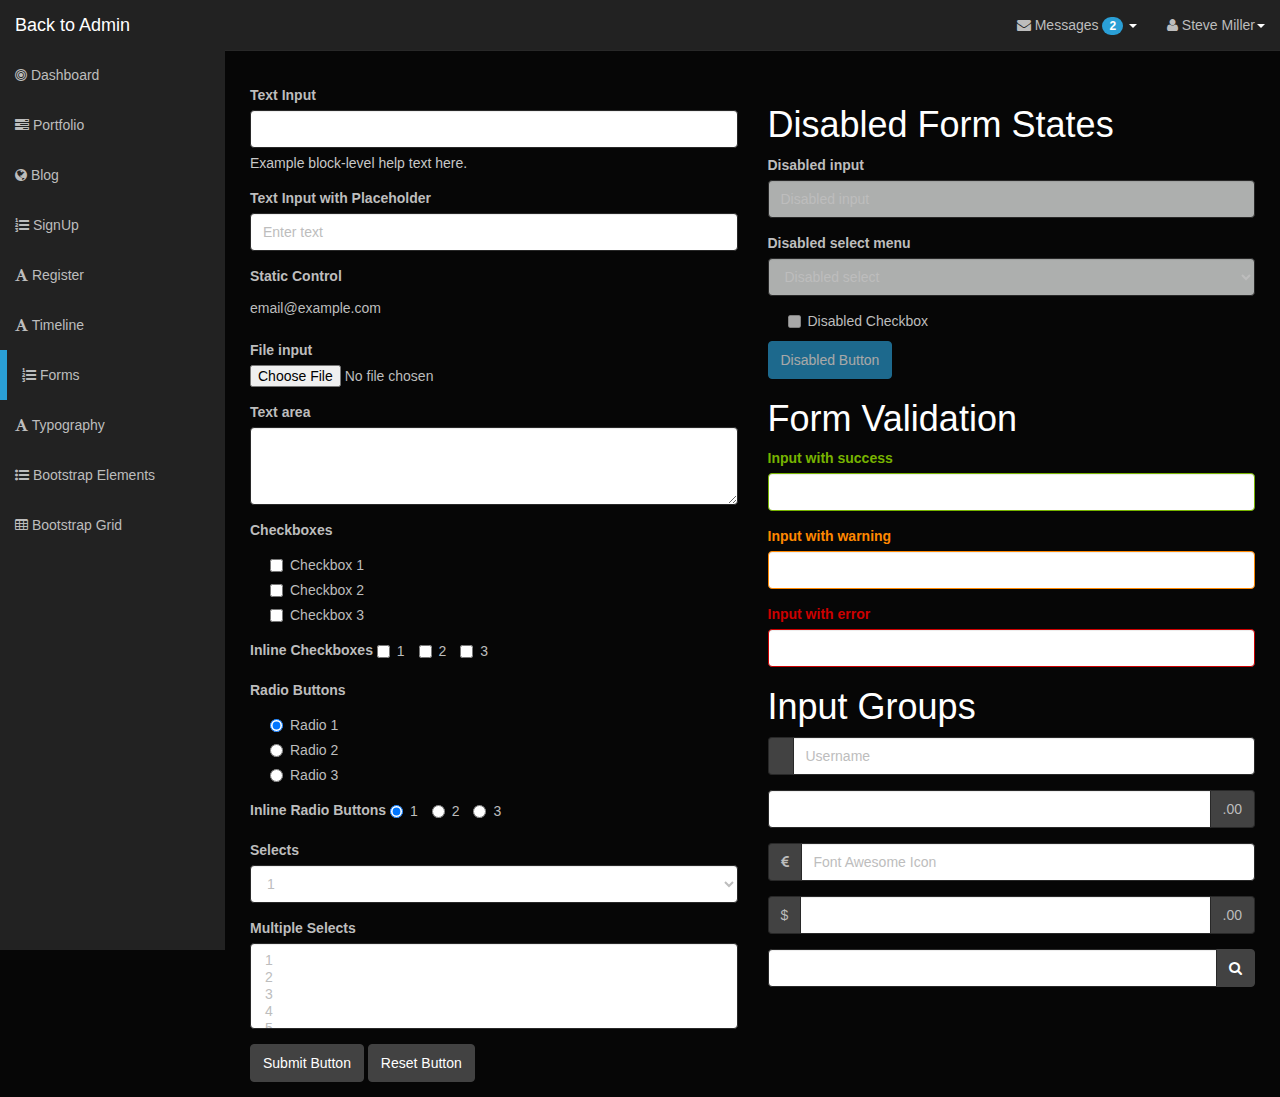
<file: ux-for-ppsdm/forms.html>
<!DOCTYPE html>
<html lang="en">
<head>
    <meta charset="utf-8">
    <meta name="viewport" content="width=device-width, initial-scale=1.0">
    <title>Forms - Dark Admin</title>

    <link rel="stylesheet" type="text/css" href="bootstrap/css/bootstrap.min.css" />
    <link rel="stylesheet" type="text/css" href="font-awesome/css/font-awesome.min.css" />
    <link rel="stylesheet" type="text/css" href="css/local.css" />

    <script type="text/javascript" src="js/jquery-1.10.2.min.js"></script>
    <script type="text/javascript" src="bootstrap/js/bootstrap.min.js"></script>        
</head>
<body>

    <div id="wrapper">
        <nav class="navbar navbar-inverse navbar-fixed-top" role="navigation">
            <div class="navbar-header">
                <button type="button" class="navbar-toggle" data-toggle="collapse" data-target=".navbar-ex1-collapse">
                    <span class="sr-only">Toggle navigation</span>
                    <span class="icon-bar"></span>
                    <span class="icon-bar"></span>
                    <span class="icon-bar"></span>
                </button>
                <a class="navbar-brand" href="index.html">Back to Admin</a>
            </div>
            <div class="collapse navbar-collapse navbar-ex1-collapse">
                <ul class="nav navbar-nav side-nav">
                    <li><a href="index.html"><i class="fa fa-bullseye"></i> Dashboard</a></li>
                    <li><a href="portfolio.html"><i class="fa fa-tasks"></i> Portfolio</a></li>
                    <li><a href="blog.html"><i class="fa fa-globe"></i> Blog</a></li>
                    <li><a href="signup.html"><i class="fa fa-list-ol"></i> SignUp</a></li>
                    <li><a href="register.html"><i class="fa fa-font"></i> Register</a></li>
                    <li><a href="timeline.html"><i class="fa fa-font"></i> Timeline</a></li>
                    <li class="selected"><a href="forms.html"><i class="fa fa-list-ol"></i> Forms</a></li>
                    <li><a href="typography.html"><i class="fa fa-font"></i> Typography</a></li>
                    <li><a href="bootstrap-elements.html"><i class="fa fa-list-ul"></i> Bootstrap Elements</a></li>
                    <li><a href="bootstrap-grid.html"><i class="fa fa-table"></i > Bootstrap Grid</a></li>            
                </ul>
                <ul class="nav navbar-nav navbar-right navbar-user">
                    <li class="dropdown messages-dropdown">
                        <a href="#" class="dropdown-toggle" data-toggle="dropdown"><i class="fa fa-envelope"></i> Messages <span class="badge">2</span> <b class="caret"></b></a>
                        <ul class="dropdown-menu">
                            <li class="dropdown-header">2 New Messages</li>
                            <li class="message-preview">
                                <a href="#">
                                    <span class="avatar"><i class="fa fa-bell"></i></span>
                                    <span class="message">Security alert</span>
                                </a>
                            </li>
                            <li class="divider"></li>
                            <li class="message-preview">
                                <a href="#">
                                    <span class="avatar"><i class="fa fa-bell"></i></span>
                                    <span class="message">Security alert</span>
                                </a>
                            </li>
                            <li class="divider"></li>
                            <li><a href="#">Go to Inbox <span class="badge">2</span></a></li>
                        </ul>
                    </li>
                     <li class="dropdown user-dropdown">
                        <a href="#" class="dropdown-toggle" data-toggle="dropdown"><i class="fa fa-user"></i> Steve Miller<b class="caret"></b></a>
                        <ul class="dropdown-menu">
                            <li><a href="#"><i class="fa fa-user"></i> Profile</a></li>
                            <li><a href="#"><i class="fa fa-gear"></i> Settings</a></li>
                            <li class="divider"></li>
                            <li><a href="#"><i class="fa fa-power-off"></i> Log Out</a></li>
                        </ul>
                    </li>
                </ul>
            </div>
        </nav>

       <div id="page-wrapper">

            <div class="row">
                <div class="col-lg-6">

                    <form role="form">

                        <div class="form-group">
                            <label>Text Input</label>
                            <input class="form-control">
                            <p class="help-block">Example block-level help text here.</p>
                        </div>

                        <div class="form-group">
                            <label>Text Input with Placeholder</label>
                            <input class="form-control" placeholder="Enter text">
                        </div>

                        <div class="form-group">
                            <label>Static Control</label>
                            <p class="form-control-static">email@example.com</p>
                        </div>

                        <div class="form-group">
                            <label>File input</label>
                            <input type="file">
                        </div>

                        <div class="form-group">
                            <label>Text area</label>
                            <textarea class="form-control" rows="3"></textarea>
                        </div>

                        <div class="form-group">
                            <label>Checkboxes</label>
                            <div class="checkbox">
                                <label>
                                    <input type="checkbox" value="">
                                    Checkbox  1
                                </label>
                            </div>
                            <div class="checkbox">
                                <label>
                                    <input type="checkbox" value="">
                                    Checkbox  2
                                </label>
                            </div>
                            <div class="checkbox">
                                <label>
                                    <input type="checkbox" value="">
                                    Checkbox  3
                                </label>
                            </div>
                        </div>

                        <div class="form-group">
                            <label>Inline Checkboxes</label>
                            <label class="checkbox-inline">
                                <input type="checkbox">
                                1
                            </label>
                            <label class="checkbox-inline">
                                <input type="checkbox">
                                2
                            </label>
                            <label class="checkbox-inline">
                                <input type="checkbox">
                                3
                            </label>
                        </div>

                        <div class="form-group">
                            <label>Radio Buttons</label>
                            <div class="radio">
                                <label>
                                    <input type="radio" name="optionsRadios" id="optionsRadios1" value="option1" checked>
                                    Radio  1
                                </label>
                            </div>
                            <div class="radio">
                                <label>
                                    <input type="radio" name="optionsRadios" id="optionsRadios2" value="option2">
                                    Radio  2
                                </label>
                            </div>
                            <div class="radio">
                                <label>
                                    <input type="radio" name="optionsRadios" id="optionsRadios3" value="option3">
                                    Radio  3
                                </label>
                            </div>
                        </div>

                        <div class="form-group">
                            <label>Inline Radio Buttons</label>
                            <label class="radio-inline">
                                <input type="radio" name="optionsRadiosInline" id="optionsRadiosInline1" value="option1" checked>
                                1
                            </label>
                            <label class="radio-inline">
                                <input type="radio" name="optionsRadiosInline" id="optionsRadiosInline2" value="option2">
                                2
                            </label>
                            <label class="radio-inline">
                                <input type="radio" name="optionsRadiosInline" id="optionsRadiosInline3" value="option3">
                                3
                            </label>
                        </div>

                        <div class="form-group">
                            <label>Selects</label>
                            <select class="form-control">
                                <option>1</option>
                                <option>2</option>
                                <option>3</option>
                                <option>4</option>
                                <option>5</option>
                            </select>
                        </div>

                        <div class="form-group">
                            <label>Multiple Selects</label>
                            <select multiple class="form-control">
                                <option>1</option>
                                <option>2</option>
                                <option>3</option>
                                <option>4</option>
                                <option>5</option>
                            </select>
                        </div>

                        <button type="submit" class="btn btn-default">Submit Button</button>
                        <button type="reset" class="btn btn-default">Reset Button</button>

                    </form>

                </div>
                <div class="col-lg-6">
                    <h1>Disabled Form States</h1>

                    <form role="form">

                        <fieldset disabled>

                            <div class="form-group">
                                <label for="disabledSelect">Disabled input</label>
                                <input class="form-control" id="disabledInput" type="text" placeholder="Disabled input" disabled>
                            </div>

                            <div class="form-group">
                                <label for="disabledSelect">Disabled select menu</label>
                                <select id="disabledSelect" class="form-control">
                                    <option>Disabled select</option>
                                </select>
                            </div>

                            <div class="checkbox">
                                <label>
                                    <input type="checkbox">
                                    Disabled Checkbox
                                </label>
                            </div>

                            <button type="submit" class="btn btn-primary">Disabled Button</button>

                        </fieldset>

                    </form>

                    <h1>Form Validation</h1>

                    <form role="form">

                        <div class="form-group has-success">
                            <label class="control-label" for="inputSuccess">Input with success</label>
                            <input type="text" class="form-control" id="inputSuccess">
                        </div>

                        <div class="form-group has-warning">
                            <label class="control-label" for="inputWarning">Input with warning</label>
                            <input type="text" class="form-control" id="inputWarning">
                        </div>

                        <div class="form-group has-error">
                            <label class="control-label" for="inputError">Input with error</label>
                            <input type="text" class="form-control" id="inputError">
                        </div>

                    </form>

                    <h1>Input Groups</h1>

                    <form role="form">
                        <div class="form-group input-group">
                            <span class="input-group-addon"> </span>
                            <input type="text" class="form-control" placeholder="Username">
                        </div>

                        <div class="form-group input-group">
                            <input type="text" class="form-control">
                            <span class="input-group-addon">.00</span>
                        </div>

                        <div class="form-group input-group">
                            <span class="input-group-addon"><i class="fa fa-eur"></i></span>
                            <input type="text" class="form-control" placeholder="Font Awesome Icon">
                        </div>

                        <div class="form-group input-group">
                            <span class="input-group-addon">$</span>
                            <input type="text" class="form-control">
                            <span class="input-group-addon">.00</span>
                        </div>

                        <div class="form-group input-group">
                            <input type="text" class="form-control">
                            <span class="input-group-btn">
                                <button class="btn btn-default" type="button"><i class="fa fa-search"></i></button>
                            </span>
                        </div>

                    </form>
                </div>
            </div>
        </div>
    </div>    

</body>
</html>
</file>
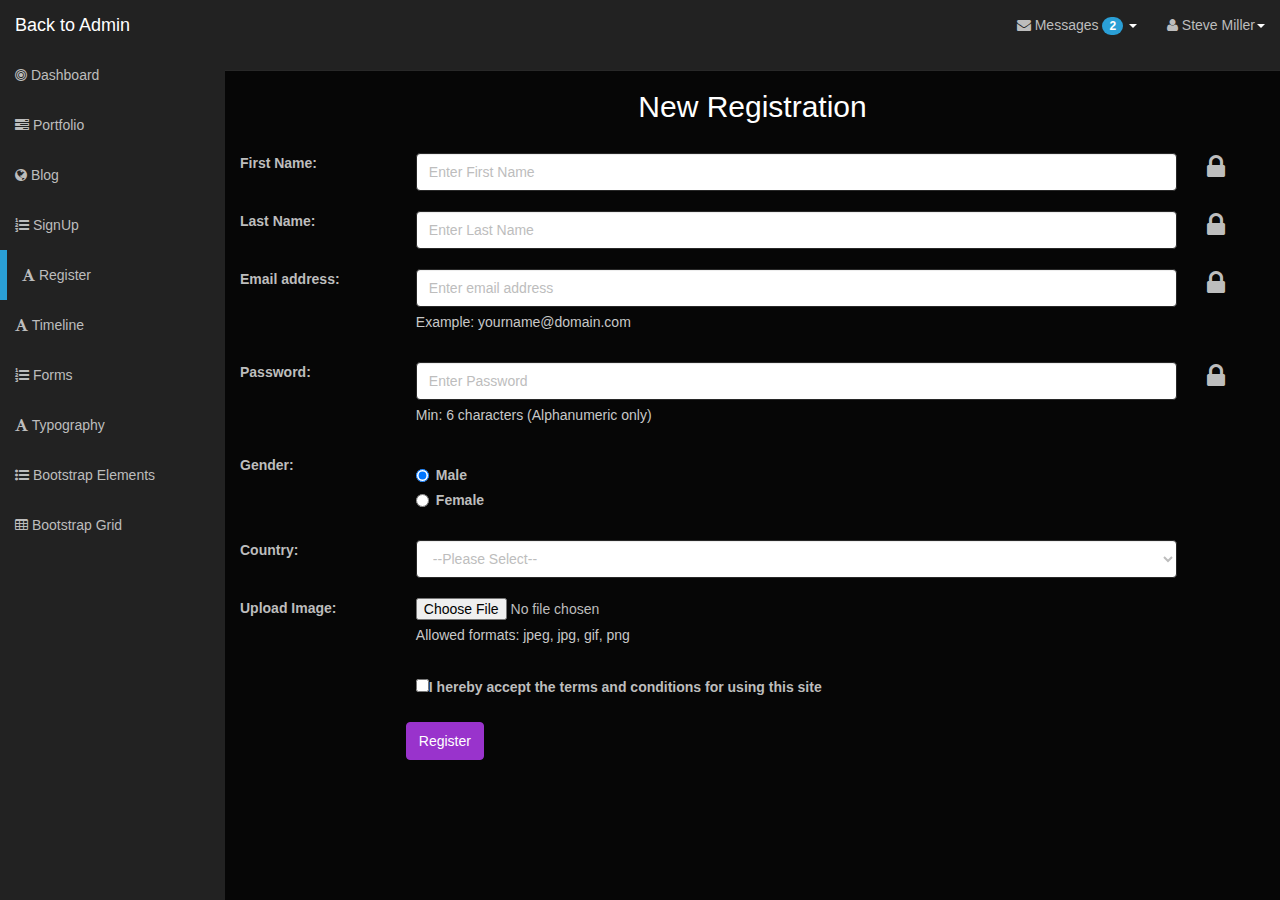
<file: ux-for-ppsdm/register.html>
<!DOCTYPE html>
<html lang="en">
<head>
    <meta charset="utf-8">
    <meta name="viewport" content="width=device-width, initial-scale=1.0">
    <title>Register - Dark Admin</title>

    <link rel="stylesheet" type="text/css" href="bootstrap/css/bootstrap.min.css" />
    <link rel="stylesheet" type="text/css" href="font-awesome/css/font-awesome.min.css" />
    <link rel="stylesheet" type="text/css" href="css/local.css" />

    <script type="text/javascript" src="js/jquery-1.10.2.min.js"></script>
    <script type="text/javascript" src="bootstrap/js/bootstrap.min.js"></script>   

      <style>

        div {
            padding-bottom:20px;
        }

    </style>
</head>
<body>

    <div id="wrapper">
        <nav class="navbar navbar-inverse navbar-fixed-top" role="navigation">
            <div class="navbar-header">
                <button type="button" class="navbar-toggle" data-toggle="collapse" data-target=".navbar-ex1-collapse">
                    <span class="sr-only">Toggle navigation</span>
                    <span class="icon-bar"></span>
                    <span class="icon-bar"></span>
                    <span class="icon-bar"></span>
                </button>
                <a class="navbar-brand" href="index.html">Back to Admin</a>
            </div>
            <div class="collapse navbar-collapse navbar-ex1-collapse">
                <ul class="nav navbar-nav side-nav">
                    <li><a href="index.html"><i class="fa fa-bullseye"></i> Dashboard</a></li>
                    <li><a href="portfolio.html"><i class="fa fa-tasks"></i> Portfolio</a></li>
                    <li><a href="blog.html"><i class="fa fa-globe"></i> Blog</a></li>
                    <li><a href="signup.html"><i class="fa fa-list-ol"></i> SignUp</a></li>
                    <li class="selected"><a href="register.html"><i class="fa fa-font"></i> Register</a></li>
                    <li><a href="timeline.html"><i class="fa fa-font"></i> Timeline</a></li>
                    <li><a href="forms.html"><i class="fa fa-list-ol"></i> Forms</a></li>
                    <li><a href="typography.html"><i class="fa fa-font"></i> Typography</a></li>
                    <li><a href="bootstrap-elements.html"><i class="fa fa-list-ul"></i> Bootstrap Elements</a></li>
                    <li><a href="bootstrap-grid.html"><i class="fa fa-table"></i > Bootstrap Grid</a></li>            
                </ul>
                <ul class="nav navbar-nav navbar-right navbar-user">
                    <li class="dropdown messages-dropdown">
                        <a href="#" class="dropdown-toggle" data-toggle="dropdown"><i class="fa fa-envelope"></i> Messages <span class="badge">2</span> <b class="caret"></b></a>
                        <ul class="dropdown-menu">
                            <li class="dropdown-header">2 New Messages</li>
                            <li class="message-preview">
                                <a href="#">
                                    <span class="avatar"><i class="fa fa-bell"></i></span>
                                    <span class="message">Security alert</span>
                                </a>
                            </li>
                            <li class="divider"></li>
                            <li class="message-preview">
                                <a href="#">
                                    <span class="avatar"><i class="fa fa-bell"></i></span>
                                    <span class="message">Security alert</span>
                                </a>
                            </li>
                            <li class="divider"></li>
                            <li><a href="#">Go to Inbox <span class="badge">2</span></a></li>
                        </ul>
                    </li>
                     <li class="dropdown user-dropdown">
                        <a href="#" class="dropdown-toggle" data-toggle="dropdown"><i class="fa fa-user"></i> Steve Miller<b class="caret"></b></a>
                        <ul class="dropdown-menu">
                            <li><a href="#"><i class="fa fa-user"></i> Profile</a></li>
                            <li><a href="#"><i class="fa fa-gear"></i> Settings</a></li>
                            <li class="divider"></li>
                            <li><a href="#"><i class="fa fa-power-off"></i> Log Out</a></li>
                        </ul>
                    </li>
                </ul>
            </div>
        </nav>

       <div>
        <div class="row text-center">
            <h2>New Registration</h2>
        </div>
        <div>
            <label for="firstname" class="col-md-2">
                First Name:
            </label>
            <div class="col-md-9">
                <input type="text" class="form-control" id="firstname" placeholder="Enter First Name">
            </div>
            <div class="col-md-1">
                <i class="fa fa-lock fa-2x"></i>
            </div>
        </div>        
        <div>
            <label for="lastname" class="col-md-2">
                Last Name:
            </label>
            <div class="col-md-9">
                <input type="text" class="form-control" id="lastname" placeholder="Enter Last Name">
            </div>
             <div class="col-md-1">
                <i class="fa fa-lock fa-2x"></i>
            </div>
        </div>
        <div>
            <label for="emailaddress" class="col-md-2">
                Email address:
            </label>
            <div class="col-md-9">
                <input type="email" class="form-control" id="emailaddress" placeholder="Enter email address">
                <p class="help-block">
                    Example: yourname@domain.com
                </p>
            </div>
             <div class="col-md-1">
                <i class="fa fa-lock fa-2x"></i>
            </div>
        </div>
        <div>
            <label for="password" class="col-md-2">
                Password:
            </label>
            <div class="col-md-9">
                <input type="password" class="form-control" id="password" placeholder="Enter Password">
                <p class="help-block">
                    Min: 6 characters (Alphanumeric only)
                </p>
            </div>
             <div class="col-md-1">
                <i class="fa fa-lock fa-2x"></i>
            </div>
        </div>
        <div>
            <label for="sex" class="col-md-2">
                Gender:
            </label>
            <div class="col-md-10">
                <label class="radio">
                    <input type="radio" name="sex" id="sex" value="male" checked>
                    Male
                </label>
                <label class="radio">
                    <input type="radio" name="sex" id="Radio1" value="female">
                    Female
                </label>
            </div>             
        </div>
        <div>
            <label for="country" class="col-md-2">
                Country:
            </label>
            <div class="col-md-9">
                <select name="country" id="country" class="form-control">
                    <option>--Please Select--</option>
                    <option>India</option>
                    <option>United States</option>
                    <option>Canada</option>
                    <option>United Kingdom</option>
                    <option>Others</option>
                </select>
            </div>            
        </div>
        <div>
            <label for="uploadimage" class="col-md-2">
                Upload Image:
            </label>
            <div class="col-md-10">
                <input type="file" name="uploadimage" id="uploadimage">
                <p class="help-block">
                    Allowed formats: jpeg, jpg, gif, png
                </p>
            </div>          
        </div>
        <div>
            <div class="col-md-2">
            </div>
            <div class="col-md-10">
                <label>
                    <input type="checkbox">I hereby accept the terms and conditions for using this site</label>
            </div>            
        </div>
        <div class="row">
            <div class="col-md-2">
            </div>
            <div class="col-md-10">
                <button type="submit" class="btn btn-info">
                    Register
                </button>
            </div>
        </div>
    </div>  
    </div>

</body>
</html>
</file>
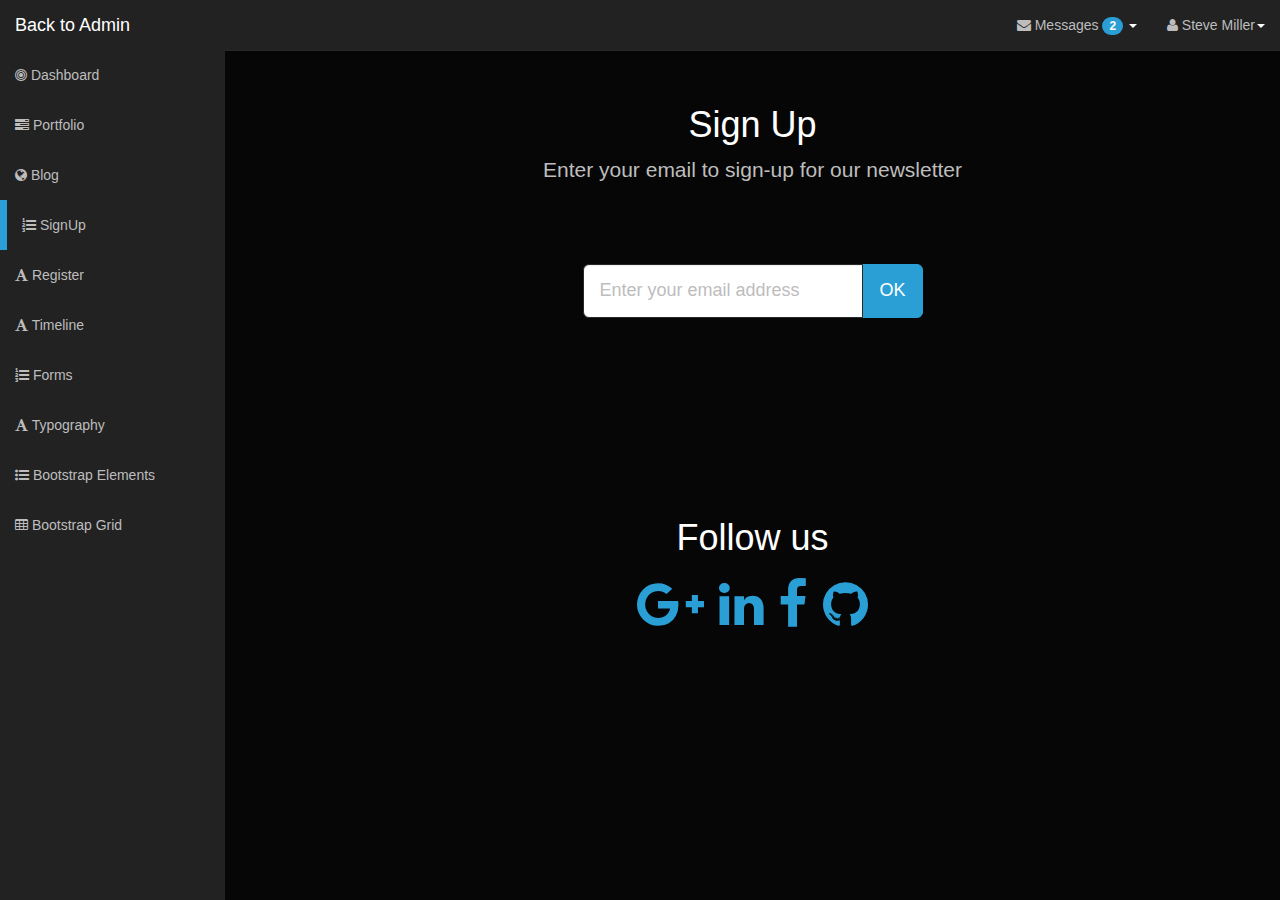
<file: ux-for-ppsdm/signup.html>
<!DOCTYPE html>
<html lang="en">
<head>
    <meta charset="utf-8">
    <meta name="viewport" content="width=device-width, initial-scale=1.0">
    <title>Signup - Dark Admin</title>

    <link rel="stylesheet" type="text/css" href="bootstrap/css/bootstrap.min.css" />
    <link rel="stylesheet" type="text/css" href="font-awesome/css/font-awesome.min.css" />
    <link rel="stylesheet" type="text/css" href="css/local.css" />

    <script type="text/javascript" src="js/jquery-1.10.2.min.js"></script>
    <script type="text/javascript" src="bootstrap/js/bootstrap.min.js"></script>   
</head>
<body>

    <div id="wrapper">
        <nav class="navbar navbar-inverse navbar-fixed-top" role="navigation">
            <div class="navbar-header">
                <button type="button" class="navbar-toggle" data-toggle="collapse" data-target=".navbar-ex1-collapse">
                    <span class="sr-only">Toggle navigation</span>
                    <span class="icon-bar"></span>
                    <span class="icon-bar"></span>
                    <span class="icon-bar"></span>
                </button>
                <a class="navbar-brand" href="index.html">Back to Admin</a>
            </div>
            <div class="collapse navbar-collapse navbar-ex1-collapse">
                <ul class="nav navbar-nav side-nav">
                    <li><a href="index.html"><i class="fa fa-bullseye"></i> Dashboard</a></li>
                    <li><a href="portfolio.html"><i class="fa fa-tasks"></i> Portfolio</a></li>
                    <li><a href="blog.html"><i class="fa fa-globe"></i> Blog</a></li>
                    <li class="selected"><a href="signup.html"><i class="fa fa-list-ol"></i> SignUp</a></li>
                    <li><a href="register.html"><i class="fa fa-font"></i> Register</a></li>
                    <li><a href="timeline.html"><i class="fa fa-font"></i> Timeline</a></li>
                    <li><a href="forms.html"><i class="fa fa-list-ol"></i> Forms</a></li>
                    <li><a href="typography.html"><i class="fa fa-font"></i> Typography</a></li>
                    <li><a href="bootstrap-elements.html"><i class="fa fa-list-ul"></i> Bootstrap Elements</a></li>
                    <li><a href="bootstrap-grid.html"><i class="fa fa-table"></i > Bootstrap Grid</a></li>            
                </ul>
                <ul class="nav navbar-nav navbar-right navbar-user">
                    <li class="dropdown messages-dropdown">
                        <a href="#" class="dropdown-toggle" data-toggle="dropdown"><i class="fa fa-envelope"></i> Messages <span class="badge">2</span> <b class="caret"></b></a>
                        <ul class="dropdown-menu">
                            <li class="dropdown-header">2 New Messages</li>
                            <li class="message-preview">
                                <a href="#">
                                    <span class="avatar"><i class="fa fa-bell"></i></span>
                                    <span class="message">Security alert</span>
                                </a>
                            </li>
                            <li class="divider"></li>
                            <li class="message-preview">
                                <a href="#">
                                    <span class="avatar"><i class="fa fa-bell"></i></span>
                                    <span class="message">Security alert</span>
                                </a>
                            </li>
                            <li class="divider"></li>
                            <li><a href="#">Go to Inbox <span class="badge">2</span></a></li>
                        </ul>
                    </li>
                     <li class="dropdown user-dropdown">
                        <a href="#" class="dropdown-toggle" data-toggle="dropdown"><i class="fa fa-user"></i> Steve Miller<b class="caret"></b></a>
                        <ul class="dropdown-menu">
                            <li><a href="#"><i class="fa fa-user"></i> Profile</a></li>
                            <li><a href="#"><i class="fa fa-gear"></i> Settings</a></li>
                            <li class="divider"></li>
                            <li><a href="#"><i class="fa fa-power-off"></i> Log Out</a></li>
                        </ul>
                    </li>
                </ul>
            </div>
        </nav>

        <div id="page-wrapper">

            <div class="row">

                <div class="col-lg-12 text-center v-center">

                    <h1>Sign Up</h1>
                    <p class="lead">Enter your email to sign-up for our newsletter</p>

                    <br>
                    <br>
                    <br>

                    <form class="col-lg-12">
                        <div class="input-group" style="width: 340px; text-align: center; margin: 0 auto;">
                            <input class="form-control input-lg" title="Confidential signup."
                                placeholder="Enter your email address" type="text">
                            <span class="input-group-btn">
                                <button class="btn btn-lg btn-primary" type="button">OK</button></span>
                        </div>
                    </form>
                </div>
            </div>
            <br>
            <br>
            <br>
            <br>
            <br>
            <br>
            <br>
            <br>
            <br>
            <div class="text-center">
                <h1>Follow us</h1>
            </div>
            <div class="row">
                <div class="col-lg-12 text-center v-center" style="font-size: 39pt;">
                    <a href="#"><span class="avatar"><i class="fa fa-google-plus"></i></span></a>
                    <a href="#"><span class="avatar"><i class="fa fa-linkedin"></i></span></a>
                    <a href="#"><span class="avatar"><i class="fa fa-facebook"></i></span></a>
                    <a href="#"><span class="avatar"><i class="fa fa-github"></i></span></a>
                </div>

            </div>
            <!-- /.row -->

        </div>
        <!-- /#page-wrapper -->
    </div>    
</body>
</html>
</file>
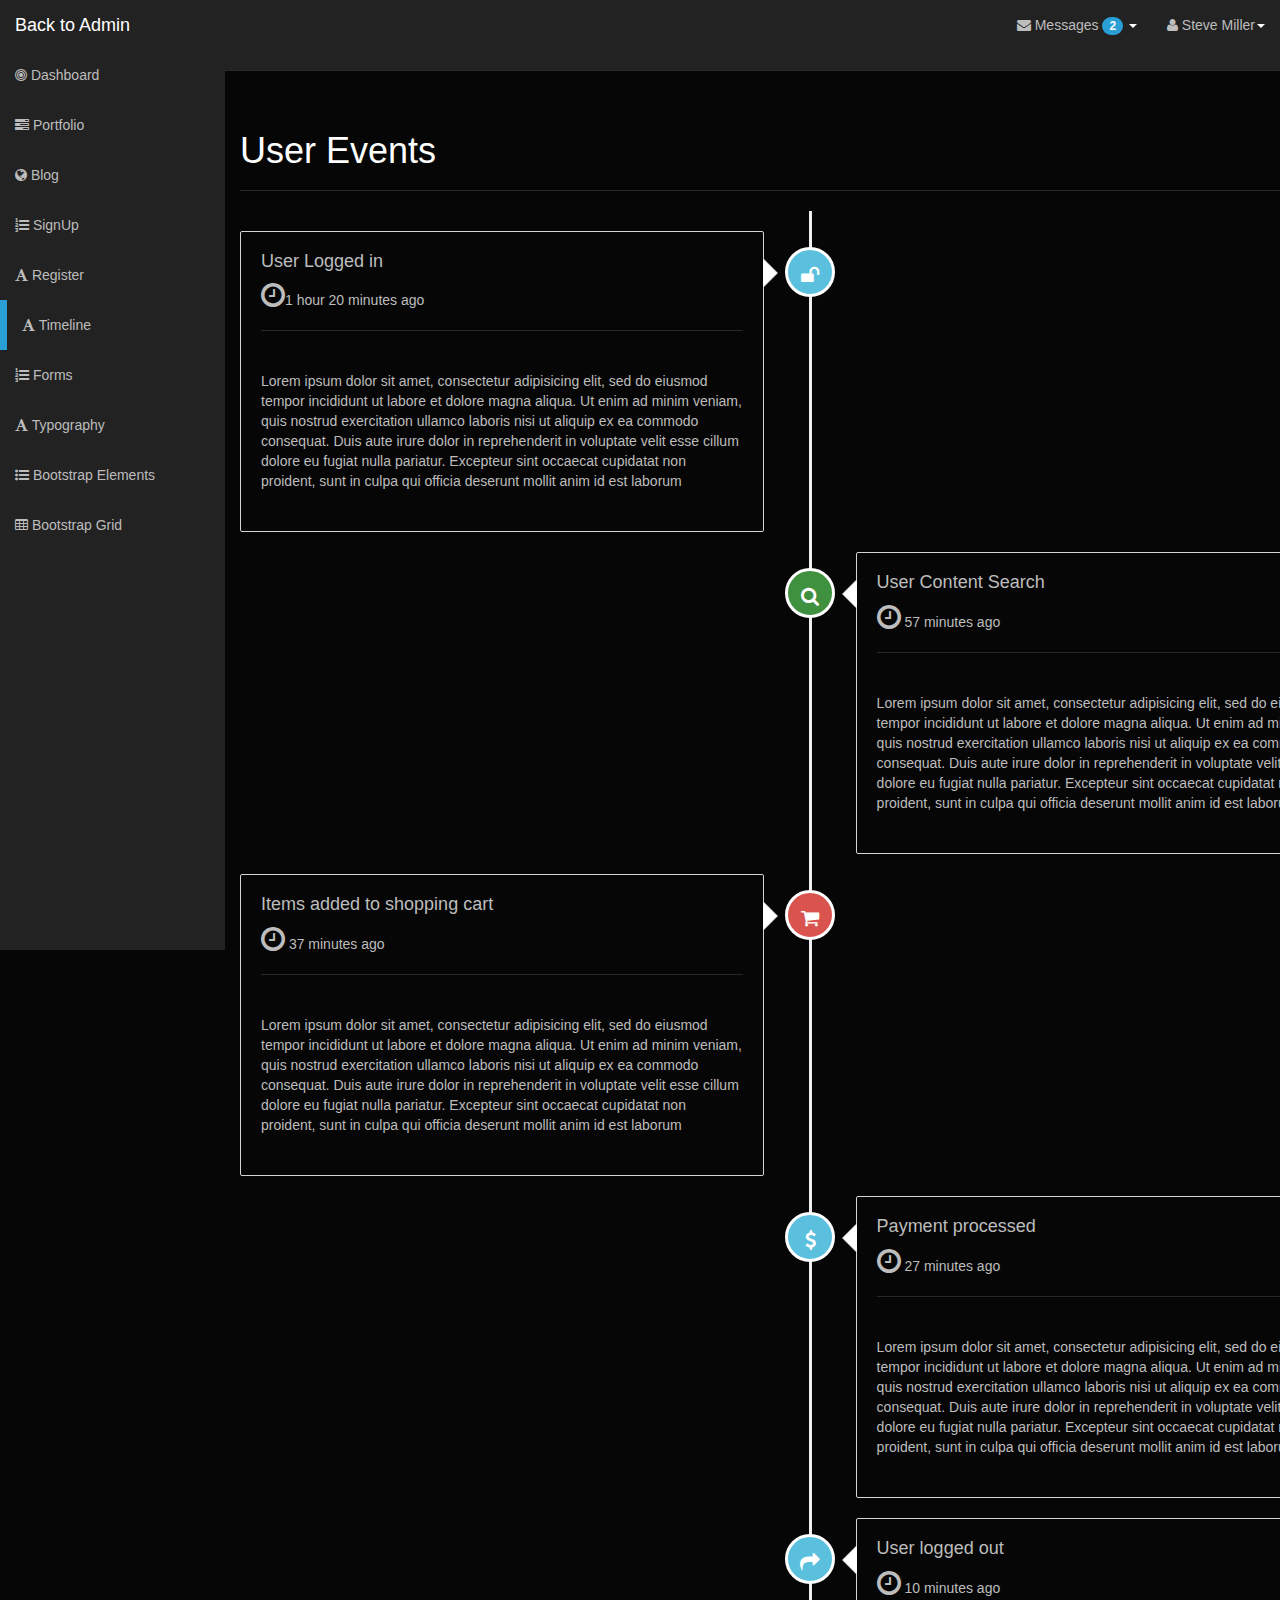
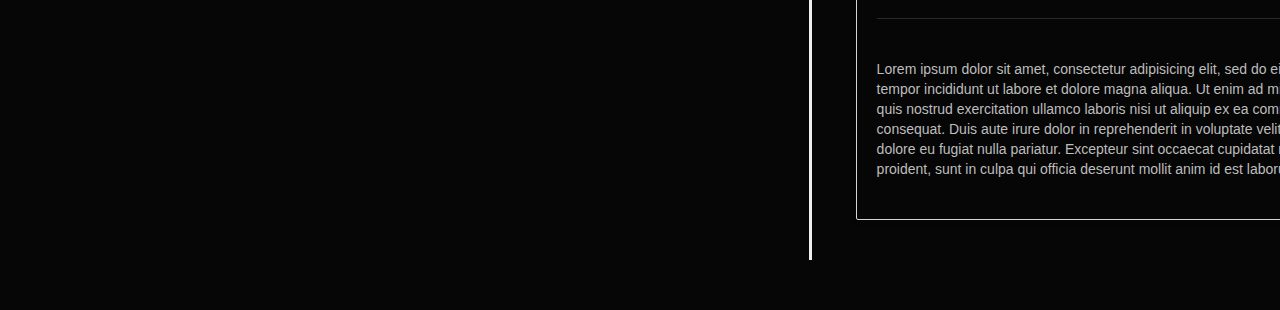
<file: ux-for-ppsdm/timeline.html>
<!DOCTYPE html>
<html lang="en">
<head>
    <meta charset="utf-8">
    <meta name="viewport" content="width=device-width, initial-scale=1.0">
    <title>Timeline - Dark Admin</title>

    <link rel="stylesheet" type="text/css" href="bootstrap/css/bootstrap.min.css" />
    <link rel="stylesheet" type="text/css" href="font-awesome/css/font-awesome.min.css" />
    <link rel="stylesheet" type="text/css" href="css/local.css" />

    <script type="text/javascript" src="js/jquery-1.10.2.min.js"></script>
    <script type="text/javascript" src="bootstrap/js/bootstrap.min.js"></script>   

      <style>

        div {
            padding-bottom:20px;
        }

    </style>
</head>
<body>

    <div id="wrapper">
        <nav class="navbar navbar-inverse navbar-fixed-top" role="navigation">
            <div class="navbar-header">
                <button type="button" class="navbar-toggle" data-toggle="collapse" data-target=".navbar-ex1-collapse">
                    <span class="sr-only">Toggle navigation</span>
                    <span class="icon-bar"></span>
                    <span class="icon-bar"></span>
                    <span class="icon-bar"></span>
                </button>
                <a class="navbar-brand" href="index.html">Back to Admin</a>
            </div>
            <div class="collapse navbar-collapse navbar-ex1-collapse">
                <ul class="nav navbar-nav side-nav">
                    <li><a href="index.html"><i class="fa fa-bullseye"></i> Dashboard</a></li>
                    <li><a href="portfolio.html"><i class="fa fa-tasks"></i> Portfolio</a></li>
                    <li><a href="blog.html"><i class="fa fa-globe"></i> Blog</a></li>
                    <li><a href="signup.html"><i class="fa fa-list-ol"></i> SignUp</a></li>
                    <li><a href="register.html"><i class="fa fa-font"></i> Register</a></li>
                    <li class="selected"><a href="timeline.html"><i class="fa fa-font"></i> Timeline</a></li>
                    <li><a href="forms.html"><i class="fa fa-list-ol"></i> Forms</a></li>
                    <li><a href="typography.html"><i class="fa fa-font"></i> Typography</a></li>
                    <li><a href="bootstrap-elements.html"><i class="fa fa-list-ul"></i> Bootstrap Elements</a></li>
                    <li><a href="bootstrap-grid.html"><i class="fa fa-table"></i > Bootstrap Grid</a></li>            
                </ul>
                <ul class="nav navbar-nav navbar-right navbar-user">
                    <li class="dropdown messages-dropdown">
                        <a href="#" class="dropdown-toggle" data-toggle="dropdown"><i class="fa fa-envelope"></i> Messages <span class="badge">2</span> <b class="caret"></b></a>
                        <ul class="dropdown-menu">
                            <li class="dropdown-header">2 New Messages</li>
                            <li class="message-preview">
                                <a href="#">
                                    <span class="avatar"><i class="fa fa-bell"></i></span>
                                    <span class="message">Security alert</span>
                                </a>
                            </li>
                            <li class="divider"></li>
                            <li class="message-preview">
                                <a href="#">
                                    <span class="avatar"><i class="fa fa-bell"></i></span>
                                    <span class="message">Security alert</span>
                                </a>
                            </li>
                            <li class="divider"></li>
                            <li><a href="#">Go to Inbox <span class="badge">2</span></a></li>
                        </ul>
                    </li>
                    <li class="dropdown user-dropdown">
                        <a href="#" class="dropdown-toggle" data-toggle="dropdown"><i class="fa fa-user"></i> Steve Miller<b class="caret"></b></a>
                        <ul class="dropdown-menu">
                            <li><a href="#"><i class="fa fa-user"></i> Profile</a></li>
                            <li><a href="#"><i class="fa fa-gear"></i> Settings</a></li>
                            <li class="divider"></li>
                            <li><a href="#"><i class="fa fa-power-off"></i> Log Out</a></li>
                        </ul>
                    </li>
                </ul>
            </div>
        </nav>

         <hr />
        <div class="container">
            <div class="page-header">
                <h1 id="timeline">User Events</h1>
            </div>
            <ul class="timeline">
                <li>
                    <div class="timeline-badge info"><i class="fa fa-unlock"></i></div>
                    <div class="timeline-panel">
                        <div class="timeline-heading">
                            <h4 class="timeline-title">User Logged in</h4>                            
                            <span><i class="fa fa-clock-o fa-2x"></i>1 hour 20 minutes ago</span>
                            <hr />
                        </div>
                        <div class="timeline-body">
                            <p>Lorem ipsum dolor sit amet, consectetur adipisicing elit, sed do eiusmod tempor 
                               incididunt ut labore et dolore magna aliqua. Ut enim ad minim veniam, 
                               quis nostrud exercitation ullamco laboris nisi ut aliquip ex ea commodo consequat. 
                               Duis aute irure dolor in reprehenderit in voluptate velit esse cillum dolore eu fugiat nulla pariatur. 
                               Excepteur sint occaecat cupidatat non proident, sunt in culpa qui officia deserunt mollit anim id est laborum
                            </p>
                        </div>
                    </div>
                </li>
                <li class="timeline-inverted">
                    <div class="timeline-badge success"><i class="fa fa-search"></i></div>
                    <div class="timeline-panel">
                        <div class="timeline-heading">
                            <h4 class="timeline-title">User Content Search</h4>
                            <span><i class="fa fa-clock-o fa-2x"></i> 57 minutes ago</span>
                            <hr />
                        </div>
                        <div class="timeline-body">
                             <p>Lorem ipsum dolor sit amet, consectetur adipisicing elit, sed do eiusmod tempor 
                               incididunt ut labore et dolore magna aliqua. Ut enim ad minim veniam, 
                               quis nostrud exercitation ullamco laboris nisi ut aliquip ex ea commodo consequat. 
                               Duis aute irure dolor in reprehenderit in voluptate velit esse cillum dolore eu fugiat nulla pariatur. 
                               Excepteur sint occaecat cupidatat non proident, sunt in culpa qui officia deserunt mollit anim id est laborum
                            </p>
                        </div>
                    </div>
                </li>
                <li>
                    <div class="timeline-badge danger"><i class="fa fa-shopping-cart"></i></div>
                    <div class="timeline-panel">
                        <div class="timeline-heading">
                            <h4 class="timeline-title">Items added to shopping cart</h4>
                            <span><i class="fa fa-clock-o fa-2x"></i> 37 minutes ago</span>
                            <hr />
                        </div>
                        <div class="timeline-body">
                             <p>Lorem ipsum dolor sit amet, consectetur adipisicing elit, sed do eiusmod tempor 
                               incididunt ut labore et dolore magna aliqua. Ut enim ad minim veniam, 
                               quis nostrud exercitation ullamco laboris nisi ut aliquip ex ea commodo consequat. 
                               Duis aute irure dolor in reprehenderit in voluptate velit esse cillum dolore eu fugiat nulla pariatur. 
                               Excepteur sint occaecat cupidatat non proident, sunt in culpa qui officia deserunt mollit anim id est laborum
                            </p>
                        </div>
                    </div>
                </li>
                <li class="timeline-inverted">
                   <div class="timeline-badge info"><i class="fa fa-dollar"></i></div>
                    <div class="timeline-panel">
                        <div class="timeline-heading">
                            <h4 class="timeline-title">Payment processed</h4>
                            <span><i class="fa fa-clock-o fa-2x"></i> 27 minutes ago</span>
                            <hr />
                        </div>
                        <div class="timeline-body">
                             <p>Lorem ipsum dolor sit amet, consectetur adipisicing elit, sed do eiusmod tempor 
                               incididunt ut labore et dolore magna aliqua. Ut enim ad minim veniam, 
                               quis nostrud exercitation ullamco laboris nisi ut aliquip ex ea commodo consequat. 
                               Duis aute irure dolor in reprehenderit in voluptate velit esse cillum dolore eu fugiat nulla pariatur. 
                               Excepteur sint occaecat cupidatat non proident, sunt in culpa qui officia deserunt mollit anim id est laborum
                            </p>
                        </div>
                    </div>
                </li>
                <li class="timeline-inverted">
                    <div class="timeline-badge info"><i class="fa fa-share"></i></div>
                    <div class="timeline-panel">
                        <div class="timeline-heading">
                            <h4 class="timeline-title">User logged out</h4>
                            <span><i class="fa fa-clock-o fa-2x"></i> 10 minutes ago</span>
                            <hr />
                        </div>
                        <div class="timeline-body">
                             <p>Lorem ipsum dolor sit amet, consectetur adipisicing elit, sed do eiusmod tempor 
                               incididunt ut labore et dolore magna aliqua. Ut enim ad minim veniam, 
                               quis nostrud exercitation ullamco laboris nisi ut aliquip ex ea commodo consequat. 
                               Duis aute irure dolor in reprehenderit in voluptate velit esse cillum dolore eu fugiat nulla pariatur. 
                               Excepteur sint occaecat cupidatat non proident, sunt in culpa qui officia deserunt mollit anim id est laborum
                            </p>
                        </div>
                    </div>
                </li>
            </ul>
        </div>
    </div>

</body>
</html>
</file>
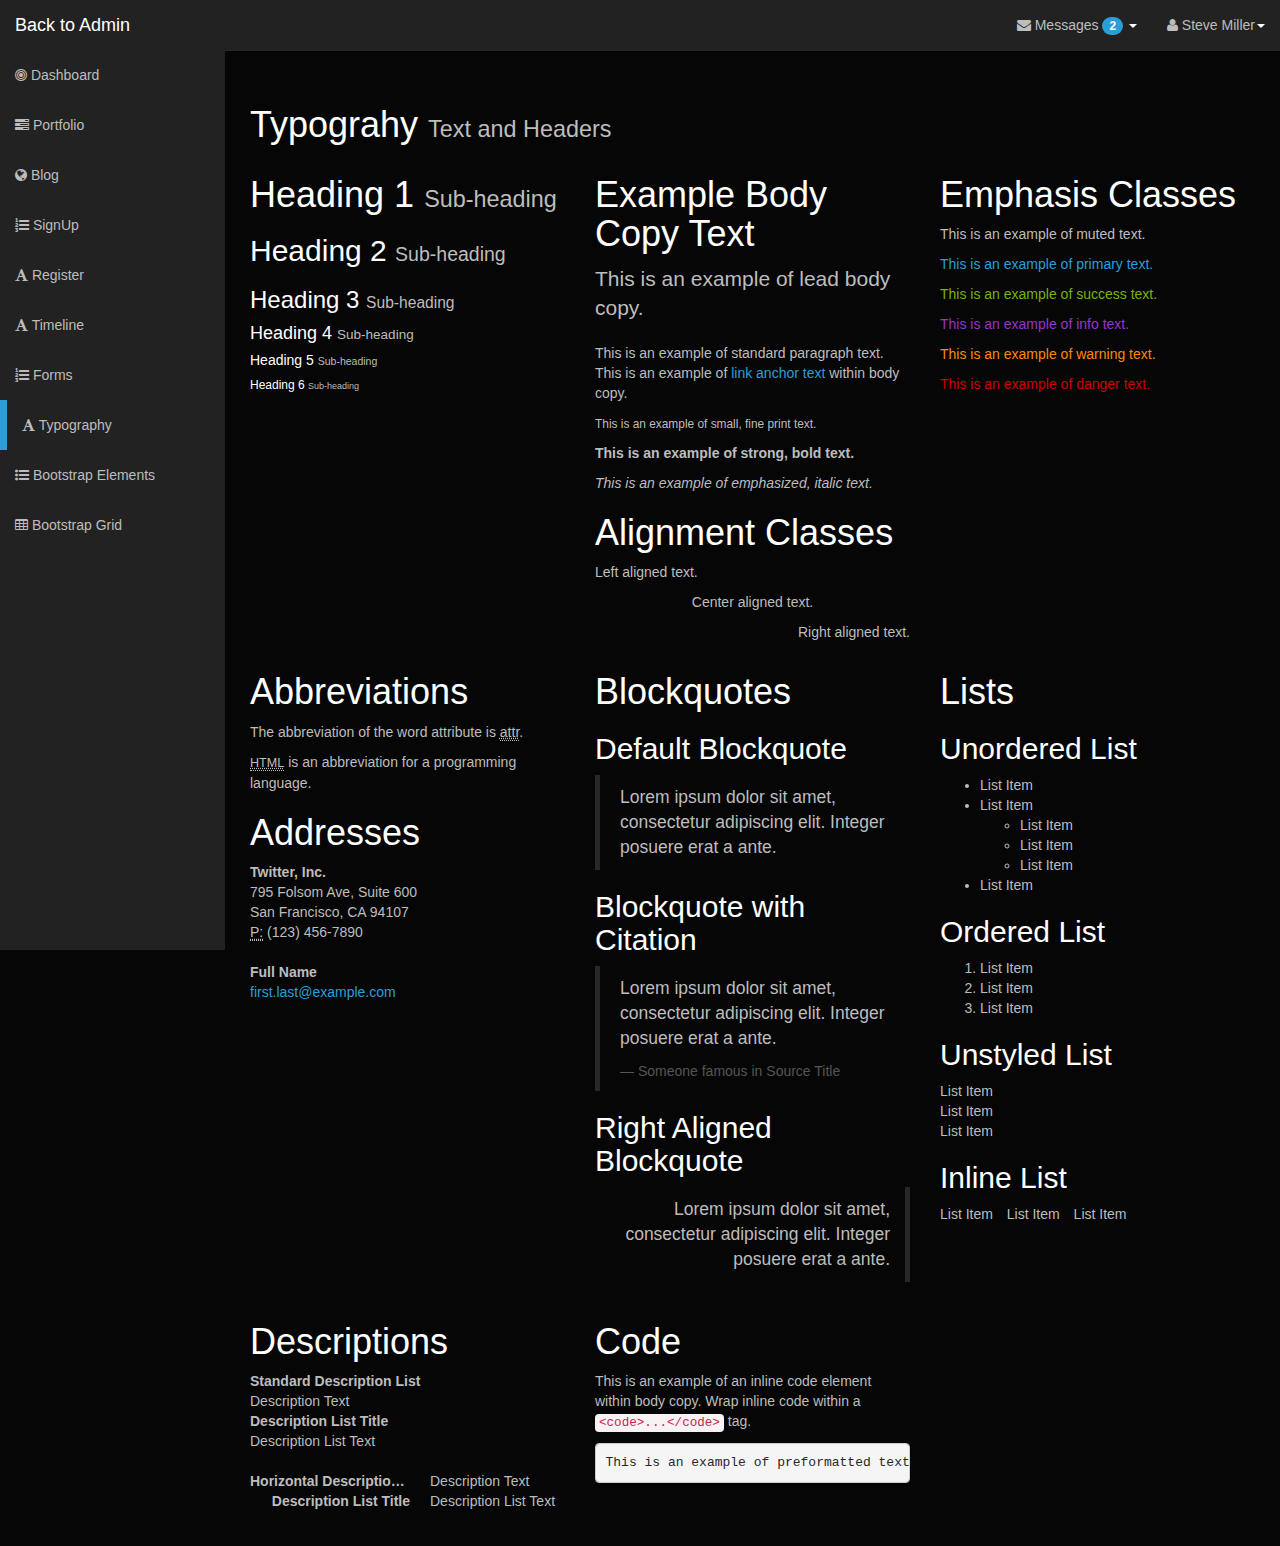
<file: ux-for-ppsdm/typography.html>
<!DOCTYPE html>
<html lang="en">
<head>
    <meta charset="utf-8">
    <meta name="viewport" content="width=device-width, initial-scale=1.0">
    <title>Typography - Dark Admin</title>

    <link rel="stylesheet" type="text/css" href="bootstrap/css/bootstrap.min.css" />
    <link rel="stylesheet" type="text/css" href="font-awesome/css/font-awesome.min.css" />
    <link rel="stylesheet" type="text/css" href="css/local.css" />

    <script type="text/javascript" src="js/jquery-1.10.2.min.js"></script>
    <script type="text/javascript" src="bootstrap/js/bootstrap.min.js"></script>       
</head>
<body>

    <div id="wrapper">
        <nav class="navbar navbar-inverse navbar-fixed-top" role="navigation">
            <div class="navbar-header">
                <button type="button" class="navbar-toggle" data-toggle="collapse" data-target=".navbar-ex1-collapse">
                    <span class="sr-only">Toggle navigation</span>
                    <span class="icon-bar"></span>
                    <span class="icon-bar"></span>
                    <span class="icon-bar"></span>
                </button>
                <a class="navbar-brand" href="index.html">Back to Admin</a>
            </div>
            <div class="collapse navbar-collapse navbar-ex1-collapse">
                <ul class="nav navbar-nav side-nav">
                    <li><a href="index.html"><i class="fa fa-bullseye"></i> Dashboard</a></li>
                    <li><a href="portfolio.html"><i class="fa fa-tasks"></i> Portfolio</a></li>
                    <li><a href="blog.html"><i class="fa fa-globe"></i> Blog</a></li>
                    <li><a href="signup.html"><i class="fa fa-list-ol"></i> SignUp</a></li>
                    <li><a href="register.html"><i class="fa fa-font"></i> Register</a></li>
                    <li><a href="timeline.html"><i class="fa fa-font"></i> Timeline</a></li>
                    <li><a href="forms.html"><i class="fa fa-list-ol"></i> Forms</a></li>
                    <li class="selected"><a href="typography.html"><i class="fa fa-font"></i> Typography</a></li>
                    <li><a href="bootstrap-elements.html"><i class="fa fa-list-ul"></i> Bootstrap Elements</a></li>
                    <li><a href="bootstrap-grid.html"><i class="fa fa-table"></i > Bootstrap Grid</a></li>            
                </ul>
                <ul class="nav navbar-nav navbar-right navbar-user">
                    <li class="dropdown messages-dropdown">
                        <a href="#" class="dropdown-toggle" data-toggle="dropdown"><i class="fa fa-envelope"></i> Messages <span class="badge">2</span> <b class="caret"></b></a>
                        <ul class="dropdown-menu">
                            <li class="dropdown-header">2 New Messages</li>
                            <li class="message-preview">
                                <a href="#">
                                    <span class="avatar"><i class="fa fa-bell"></i></span>
                                    <span class="message">Security alert</span>
                                </a>
                            </li>
                            <li class="divider"></li>
                            <li class="message-preview">
                                <a href="#">
                                    <span class="avatar"><i class="fa fa-bell"></i></span>
                                    <span class="message">Security alert</span>
                                </a>
                            </li>
                            <li class="divider"></li>
                            <li><a href="#">Go to Inbox <span class="badge">2</span></a></li>
                        </ul>
                    </li>
                     <li class="dropdown user-dropdown">
                        <a href="#" class="dropdown-toggle" data-toggle="dropdown"><i class="fa fa-user"></i> Steve Miller<b class="caret"></b></a>
                        <ul class="dropdown-menu">
                            <li><a href="#"><i class="fa fa-user"></i> Profile</a></li>
                            <li><a href="#"><i class="fa fa-gear"></i> Settings</a></li>
                            <li class="divider"></li>
                            <li><a href="#"><i class="fa fa-power-off"></i> Log Out</a></li>
                        </ul>
                    </li>
                </ul>
            </div>
        </nav>

    <div id="page-wrapper">

            <div class="row">
                <div class="col-lg-12">
                    <h1>Typograhy <small>Text and Headers</small></h1>
                </div>
                <div class="col-lg-4">
                    <h1>Heading 1 <small>Sub-heading</small></h1>
                    <h2>Heading 2 <small>Sub-heading</small></h2>
                    <h3>Heading 3 <small>Sub-heading</small></h3>
                    <h4>Heading 4 <small>Sub-heading</small></h4>
                    <h5>Heading 5 <small>Sub-heading</small></h5>
                    <h6>Heading 6 <small>Sub-heading</small></h6>
                </div>
                <div class="col-lg-4">
                    <h1>Example Body Copy Text</h1>
                    <p class="lead">This is an example of lead body copy.</p>
                    <p>This is an example of standard paragraph text. This is an example of <a href="#">link anchor text</a> within body copy.</p>
                    <p><small>This is an example of small, fine print text.</small></p>
                    <p><strong>This is an example of strong, bold text.</strong></p>
                    <p><em>This is an example of emphasized, italic text.</em></p>
                    <h1>Alignment Classes</h1>
                    <p class="text-left">Left aligned text.</p>
                    <p class="text-center">Center aligned text.</p>
                    <p class="text-right">Right aligned text.</p>
                </div>
                <div class="col-lg-4">
                    <h1>Emphasis Classes</h1>
                    <p class="text-muted">This is an example of muted text.</p>
                    <p class="text-primary">This is an example of primary text.</p>
                    <p class="text-success">This is an example of success text.</p>
                    <p class="text-info">This is an example of info text.</p>
                    <p class="text-warning">This is an example of warning text.</p>
                    <p class="text-danger">This is an example of danger text.</p>
                </div>
            </div>
            <!-- /.row -->

            <div class="row">
                <div class="col-lg-4">
                    <h1>Abbreviations</h1>
                    <p>
                        The abbreviation of the word attribute is
                        <abbr title="attribute">attr</abbr>.
                    </p>
                    <p>
                        <abbr title="HyperText Markup Language" class="initialism">HTML</abbr>
                        is an abbreviation for a programming language.
                    </p>
                    <h1>Addresses</h1>
                    <address>
                        <strong>Twitter, Inc.</strong><br>
                        795 Folsom Ave, Suite 600<br>
                        San Francisco, CA 94107<br>
                        <abbr title="Phone">P:</abbr>
                        (123) 456-7890
                    </address>

                    <address>
                        <strong>Full Name</strong><br>
                        <a href="mailto:#">first.last@example.com</a>
                    </address>
                </div>
                <div class="col-lg-4">
                    <h1>Blockquotes</h1>
                    <h2>Default Blockquote</h2>
                    <blockquote>
                        <p>Lorem ipsum dolor sit amet, consectetur adipiscing elit. Integer posuere erat a ante.</p>
                    </blockquote>
                    <h2>Blockquote with Citation</h2>
                    <blockquote>
                        <p>Lorem ipsum dolor sit amet, consectetur adipiscing elit. Integer posuere erat a ante.</p>
                        <small>Someone famous in <cite title="Source Title">Source Title</cite></small>
                    </blockquote>
                    <h2>Right Aligned Blockquote</h2>
                    <blockquote class="pull-right">
                        <p>Lorem ipsum dolor sit amet, consectetur adipiscing elit. Integer posuere erat a ante.</p>
                    </blockquote>
                </div>
                <div class="col-lg-4">
                    <h1>Lists</h1>
                    <h2>Unordered List</h2>
                    <ul>
                        <li>List Item</li>
                        <li>List Item</li>
                        <ul>
                            <li>List Item</li>
                            <li>List Item</li>
                            <li>List Item</li>
                        </ul>
                        <li>List Item</li>
                    </ul>
                    <h2>Ordered List</h2>
                    <ol>
                        <li>List Item</li>
                        <li>List Item</li>
                        <li>List Item</li>
                    </ol>
                    <h2>Unstyled List</h2>
                    <ul class="list-unstyled">
                        <li>List Item</li>
                        <li>List Item</li>
                        <li>List Item</li>
                    </ul>
                    <h2>Inline List</h2>
                    <ul class="list-inline">
                        <li>List Item</li>
                        <li>List Item</li>
                        <li>List Item</li>
                    </ul>
                </div>
            </div>
            <!-- /.row -->

            <div class="row">
                <div class="col-lg-4">
                    <h1>Descriptions</h1>
                    <dl>
                        <dt>Standard Description List</dt>
                        <dd>Description Text</dd>
                        <dt>Description List Title</dt>
                        <dd>Description List Text</dd>
                    </dl>
                    <dl class="dl-horizontal">
                        <dt>Horizontal Description List</dt>
                        <dd>Description Text</dd>
                        <dt>Description List Title</dt>
                        <dd>Description List Text</dd>
                    </dl>
                </div>
                <div class="col-lg-4">
                    <h1>Code</h1>
                    <p>This is an example of an inline code element within body copy. Wrap inline code within a <code>&lt;code&gt;...&lt;/code&gt;</code> tag.</p>
                    <pre>This is an example of preformatted text.</pre>
                </div>               
            </div>
            <!-- /.row -->

        </div>  


    
    </div>

</body>
</html>
</file>
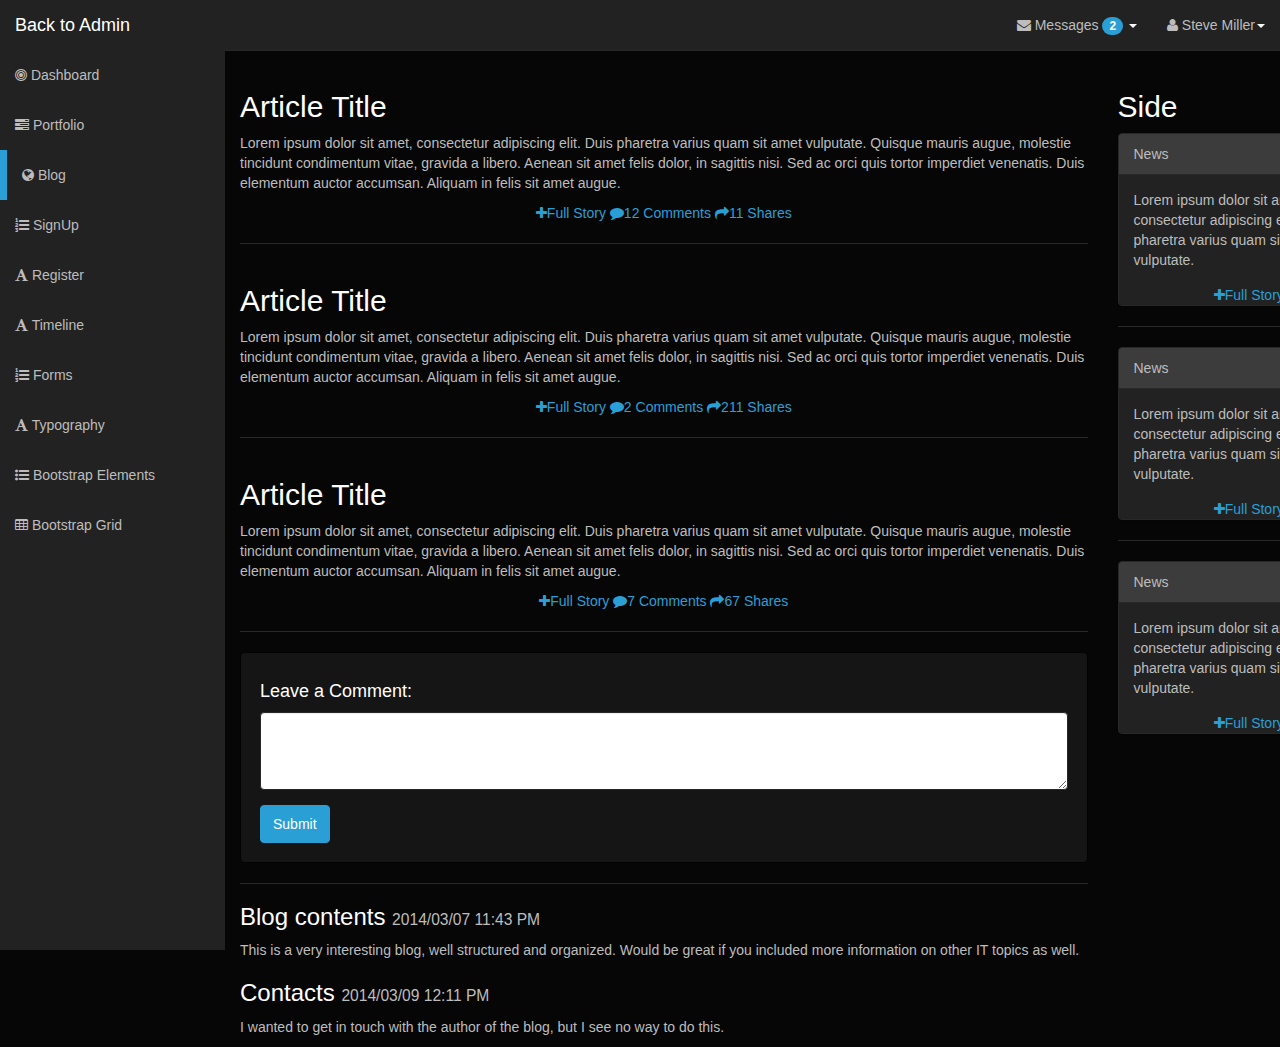
<file: django_serv/templates/ux-for-ppsdm/blog.html>
<!DOCTYPE html>
<html lang="en">
<head>
    <meta charset="utf-8">
    <meta name="viewport" content="width=device-width, initial-scale=1.0">
    <title>Blog - Dark Admin</title>

    <link rel="stylesheet" type="text/css" href="../../django_server/static/bootstrap/css/bootstrap.min.css" />
    <link rel="stylesheet" type="text/css" href="../../django_server/static/font-awesome/css/font-awesome.min.css" />
    <link rel="stylesheet" type="text/css" href="../../django_server/static/css/local.css" />

    <script type="text/javascript" src="../../django_server/static/js/jquery-1.10.2.min.js"></script>
    <script type="text/javascript" src="../../django_server/static/bootstrap/js/bootstrap.min.js"></script>
</head>
<body>

    <div id="wrapper">
        <nav class="navbar navbar-inverse navbar-fixed-top" role="navigation">
            <div class="navbar-header">
                <button type="button" class="navbar-toggle" data-toggle="collapse" data-target=".navbar-ex1-collapse">
                    <span class="sr-only">Toggle navigation</span>
                    <span class="icon-bar"></span>
                    <span class="icon-bar"></span>
                    <span class="icon-bar"></span>
                </button>
                <a class="navbar-brand" href="index.html">Back to Admin</a>
            </div>
            <div class="collapse navbar-collapse navbar-ex1-collapse">
                <ul class="nav navbar-nav side-nav">
                    <li><a href="index.html"><i class="fa fa-bullseye"></i> Dashboard</a></li>
                    <li><a href="portfolio.html"><i class="fa fa-tasks"></i> Portfolio</a></li>
                    <li class="selected"><a href="blog.html"><i class="fa fa-globe"></i> Blog</a></li>
                    <li><a href="signup.html"><i class="fa fa-list-ol"></i> SignUp</a></li>
                    <li><a href="register.html"><i class="fa fa-font"></i> Register</a></li>
                    <li><a href="timeline.html"><i class="fa fa-font"></i> Timeline</a></li>
                    <li><a href="forms.html"><i class="fa fa-list-ol"></i> Forms</a></li>
                    <li><a href="typography.html"><i class="fa fa-font"></i> Typography</a></li>
                    <li><a href="bootstrap-elements.html"><i class="fa fa-list-ul"></i> Bootstrap Elements</a></li>
                    <li><a href="bootstrap-grid.html"><i class="fa fa-table"></i > Bootstrap Grid</a></li>            
                </ul>
                <ul class="nav navbar-nav navbar-right navbar-user">
                    <li class="dropdown messages-dropdown">
                        <a href="#" class="dropdown-toggle" data-toggle="dropdown"><i class="fa fa-envelope"></i> Messages <span class="badge">2</span> <b class="caret"></b></a>
                        <ul class="dropdown-menu">
                            <li class="dropdown-header">2 New Messages</li>
                            <li class="message-preview">
                                <a href="#">
                                    <span class="avatar"><i class="fa fa-bell"></i></span>
                                    <span class="message">Security alert</span>
                                </a>
                            </li>
                            <li class="divider"></li>
                            <li class="message-preview">
                                <a href="#">
                                    <span class="avatar"><i class="fa fa-bell"></i></span>
                                    <span class="message">Security alert</span>
                                </a>
                            </li>
                            <li class="divider"></li>
                            <li><a href="#">Go to Inbox <span class="badge">2</span></a></li>
                        </ul>
                    </li>
                    <li class="dropdown user-dropdown">
                        <a href="#" class="dropdown-toggle" data-toggle="dropdown"><i class="fa fa-user"></i> Steve Miller<b class="caret"></b></a>
                        <ul class="dropdown-menu">
                            <li><a href="#"><i class="fa fa-user"></i> Profile</a></li>
                            <li><a href="#"><i class="fa fa-gear"></i> Settings</a></li>
                            <li class="divider"></li>
                            <li><a href="#"><i class="fa fa-power-off"></i> Log Out</a></li>
                        </ul>
                    </li>
                </ul>
            </div>
        </nav>

       <div class="container">
            <div class="row">
               
                <div class="col-sm-9">
                    <div class="row">
                        <div class="col-xs-12">
                            <h2>Article Title</h2>
                            <p>
                                Lorem ipsum dolor sit amet, consectetur adipiscing elit. Duis pharetra varius quam sit amet vulputate. 
                    Quisque mauris augue, molestie tincidunt condimentum vitae, gravida a libero. Aenean sit amet felis 
                    dolor, in sagittis nisi. Sed ac orci quis tortor imperdiet venenatis. Duis elementum auctor accumsan. 
                    Aliquam in felis sit amet augue.
                            </p>
                            <div class="text-center">
                                <a href="#"><i class="fa fa-plus"></i>Full Story</a>
                                <a href="#"><i class="fa fa-comment"></i>12 Comments</a>
                                <a href="#"><i class="fa fa-share"></i>11 Shares</a>
                            </div>
                        </div>
                    </div>
                    <hr />
                    <div class="row">
                        <div class="col-xs-12">
                            <h2>Article Title</h2>
                            <p>
                                Lorem ipsum dolor sit amet, consectetur adipiscing elit. Duis pharetra varius quam sit amet vulputate. 
                    Quisque mauris augue, molestie tincidunt condimentum vitae, gravida a libero. Aenean sit amet felis 
                    dolor, in sagittis nisi. Sed ac orci quis tortor imperdiet venenatis. Duis elementum auctor accumsan. 
                    Aliquam in felis sit amet augue.
                            </p>
                            <div class="text-center">
                                <a href="#"><i class="fa fa-plus"></i>Full Story</a>
                                <a href="#"><i class="fa fa-comment"></i>2 Comments</a>
                                <a href="#"><i class="fa fa-share"></i>211 Shares</a>
                            </div>
                        </div>
                    </div>
                    <hr />
                    <div class="row">
                        <div class="col-xs-12">
                            <h2>Article Title</h2>
                            <p>
                                Lorem ipsum dolor sit amet, consectetur adipiscing elit. Duis pharetra varius quam sit amet vulputate. 
                    Quisque mauris augue, molestie tincidunt condimentum vitae, gravida a libero. Aenean sit amet felis 
                    dolor, in sagittis nisi. Sed ac orci quis tortor imperdiet venenatis. Duis elementum auctor accumsan. 
                    Aliquam in felis sit amet augue.
                            </p>
                            <div class="text-center">
                                <a href="#"><i class="fa fa-plus"></i>Full Story</a>
                                <a href="#"><i class="fa fa-comment"></i>7 Comments</a>
                                <a href="#"><i class="fa fa-share"></i>67 Shares</a>
                            </div>
                        </div>
                    </div>
                    <hr />

                    <!-- the comment box -->
                    <div class="well">
                        <h4>Leave a Comment:</h4>
                        <form role="form">
                            <div class="form-group">
                                <textarea class="form-control" rows="3"></textarea>
                            </div>
                            <button type="submit" class="btn btn-primary">Submit</button>
                        </form>
                    </div>

                    <hr>

                    <!-- the comments -->
                    <h3>Blog contents
                    <small>2014/03/07 11:43 PM</small>
                    </h3>
                    <p>This is a very interesting blog, well structured and organized. Would be great if you included more information on other IT topics as well.</p>

                    <h3>Contacts
                    <small>2014/03/09 12:11 PM</small>
                    </h3>
                    <p>I wanted to get in touch with the author of the blog, but I see no way to do this.</p>

                </div>
                 <div class="col-sm-3">
                    <div class="row">
                        <div class="col-xs-12">
                            <h2>Side</h2>
                            <div class="panel panel-default">
                                <div class="panel-heading">News</div>
                                <div class="panel-body">
                                    Lorem ipsum dolor sit amet, consectetur adipiscing elit. Duis pharetra varius quam sit amet vulputate. 
                                </div>
                                <div class="text-center">
                                    <a href="#"><i class="fa fa-plus"></i>Full Story</a>
                                </div>
                            </div>
                            <hr />
                            <div class="panel panel-default">
                                <div class="panel-heading">News</div>
                                <div class="panel-body">
                                    Lorem ipsum dolor sit amet, consectetur adipiscing elit. Duis pharetra varius quam sit amet vulputate.
                                </div>
                                <div class="text-center">
                                    <a href="#"><i class="fa fa-plus"></i>Full Story</a>
                                </div>
                            </div>
                            <hr />
                            <div class="panel panel-default">
                                <div class="panel-heading">News</div>
                                <div class="panel-body">
                                    Lorem ipsum dolor sit amet, consectetur adipiscing elit. Duis pharetra varius quam sit amet vulputate. 
                                </div>
                                <div class="text-center">
                                    <a href="#"><i class="fa fa-plus"></i>Full Story</a>
                                </div>
                            </div>
                        </div>
                    </div>
                </div>
            </div>
        </div>
    </div>

</body>
</html>
</file>
<file: ux-for-ppsdm/theme/Theme-DarkAdmin/css/local.css>
﻿/* Dark Admin Bootstrap Theme by PrepBootstrap - http://www.prepbootstrap.com */
html {
  font-family: sans-serif;
  -ms-text-size-adjust: 100%;
  -webkit-text-size-adjust: 100%;
}
body {
  margin: 0;
}
article,
aside,
details,
figcaption,
figure,
footer,
header,
hgroup,
main,
nav,
section,
summary {
  display: block;
}
audio,
canvas,
progress,
video {
  display: inline-block;
  vertical-align: baseline;
}
audio:not([controls]) {
  display: none;
  height: 0;
}
[hidden],
template {
  display: none;
}
a {
  background: transparent;
}
a:active,
a:hover {
  outline: 0;
}
abbr[title] {
  border-bottom: 1px dotted;
}
b,
strong {
  font-weight: bold;
}
dfn {
  font-style: italic;
}
h1 {
  font-size: 2em;
  margin: 0.67em 0;
}
mark {
  background: #ff0;
  color: #000;
}
small {
  font-size: 80%;
}
sub,
sup {
  font-size: 75%;
  line-height: 0;
  position: relative;
  vertical-align: baseline;
}
sup {
  top: -0.5em;
}
sub {
  bottom: -0.25em;
}
img {
  border: 0;
}
svg:not(:root) {
  overflow: hidden;
}
figure {
  margin: 1em 40px;
}
hr {
  -moz-box-sizing: content-box;
  box-sizing: content-box;
  height: 0;
}
pre {
  overflow: auto;
}
code,
kbd,
pre,
samp {
  font-family: monospace, monospace;
  font-size: 1em;
}
button,
input,
optgroup,
select,
textarea {
  color: inherit;
  font: inherit;
  margin: 0;
}
button {
  overflow: visible;
}
button,
select {
  text-transform: none;
}
button,
html input[type="button"],
input[type="reset"],
input[type="submit"] {
  -webkit-appearance: button;
  cursor: pointer;
}
button[disabled],
html input[disabled] {
  cursor: default;
}
button::-moz-focus-inner,
input::-moz-focus-inner {
  border: 0;
  padding: 0;
}
input {
  line-height: normal;
}
input[type="checkbox"],
input[type="radio"] {
  box-sizing: border-box;
  padding: 0;
}
input[type="number"]::-webkit-inner-spin-button,
input[type="number"]::-webkit-outer-spin-button {
  height: auto;
}
input[type="search"] {
  -webkit-appearance: textfield;
  -moz-box-sizing: content-box;
  -webkit-box-sizing: content-box;
  box-sizing: content-box;
}
input[type="search"]::-webkit-search-cancel-button,
input[type="search"]::-webkit-search-decoration {
  -webkit-appearance: none;
}
fieldset {
  border: 1px solid #c0c0c0;
  margin: 0 2px;
  padding: 0.35em 0.625em 0.75em;
}
legend {
  border: 0;
  padding: 0;
}
textarea {
  overflow: auto;
}
optgroup {
  font-weight: bold;
}
table {
  border-collapse: collapse;
  border-spacing: 0;
}
td,
th {
  padding: 0;
}
@media print {
  * {
    text-shadow: none !important;
    color: #000 !important;
    background: transparent !important;
    box-shadow: none !important;
  }
  a,
  a:visited {
    text-decoration: underline;
  }
  a[href]:after {
    content: " (" attr(href) ")";
  }
  abbr[title]:after {
    content: " (" attr(title) ")";
  }
  a[href^="javascript:"]:after,
  a[href^="#"]:after {
    content: "";
  }
  pre,
  blockquote {
    border: 1px solid #999;
    page-break-inside: avoid;
  }
  thead {
    display: table-header-group;
  }
  tr,
  img {
    page-break-inside: avoid;
  }
  img {
    max-width: 100% !important;
  }
  p,
  h2,
  h3 {
    orphans: 3;
    widows: 3;
  }
  h2,
  h3 {
    page-break-after: avoid;
  }
  select {
    background: #fff !important;
  }
  .navbar {
    display: none;
  }
  .table td,
  .table th {
    background-color: #fff !important;
  }
  .btn > .caret,
  .dropup > .btn > .caret {
    border-top-color: #000 !important;
  }
  .label {
    border: 1px solid #000;
  }
  .table {
    border-collapse: collapse !important;
  }
  .table-bordered th,
  .table-bordered td {
    border: 1px solid #ddd !important;
  }
}
* {
  -webkit-box-sizing: border-box;
  -moz-box-sizing: border-box;
  box-sizing: border-box;
}
*:before,
*:after {
  -webkit-box-sizing: border-box;
  -moz-box-sizing: border-box;
  box-sizing: border-box;
}
html {
  font-size: 62.5%;
  -webkit-tap-highlight-color: rgba(0, 0, 0, 0);
}
body {
  font-family: "Droid Sans", "Helvetica Neue", Helvetica, Arial, sans-serif;
  font-size: 14px;
  line-height: 1.42857143;
  color: #BDBDBD;
  background-color: #060606;
}
input,
button,
select,
textarea {
  font-family: inherit;
  font-size: inherit;
  line-height: inherit;
}
a {
  color: #2a9fd6;
  text-decoration: none;
}
a:hover,
a:focus {
  color: #2a9fd6;
  text-decoration: underline;
}
a:focus {
  outline: thin dotted;
  outline: 5px auto -webkit-focus-ring-color;
  outline-offset: -2px;
}
figure {
  margin: 0;
}
img {
  vertical-align: middle;
}
.img-responsive,
.thumbnail > img,
.thumbnail a > img,
.carousel-inner > .item > img,
.carousel-inner > .item > a > img {
  display: block;
  max-width: 100%;
  height: auto;
}
.img-rounded {
  border-radius: 6px;
}
.img-thumbnail {
  padding: 4px;
  line-height: 1.42857143;
  background-color: #060606;
  border: 1px solid #dddddd;
  border-radius: 4px;
  -webkit-transition: all 0.2s ease-in-out;
  transition: all 0.2s ease-in-out;
  display: inline-block;
  max-width: 100%;
  height: auto;
}
.img-circle {
  border-radius: 50%;
}
hr {
  margin-top: 20px;
  margin-bottom: 20px;
  border: 0;
  border-top: 1px solid #282828;
}
.sr-only {
  position: absolute;
  width: 1px;
  height: 1px;
  margin: -1px;
  padding: 0;
  overflow: hidden;
  clip: rect(0, 0, 0, 0);
  border: 0;
}
h1,
h2,
h3,
h4,
h5,
h6,
.h1,
.h2,
.h3,
.h4,
.h5,
.h6 {
  font-family: "Droid Sans", "Helvetica Neue", Helvetica, Arial, sans-serif;
  font-weight: 500;
  line-height: 1.1;
  color: #ffffff;
}
h1 small,
h2 small,
h3 small,
h4 small,
h5 small,
h6 small,
.h1 small,
.h2 small,
.h3 small,
.h4 small,
.h5 small,
.h6 small,
h1 .small,
h2 .small,
h3 .small,
h4 .small,
h5 .small,
h6 .small,
.h1 .small,
.h2 .small,
.h3 .small,
.h4 .small,
.h5 .small,
.h6 .small {
  font-weight: normal;
  line-height: 1;
  color: #BDBDBD;
}
h1,
.h1,
h2,
.h2,
h3,
.h3 {
  margin-top: 20px;
  margin-bottom: 10px;
}
h1 small,
.h1 small,
h2 small,
.h2 small,
h3 small,
.h3 small,
h1 .small,
.h1 .small,
h2 .small,
.h2 .small,
h3 .small,
.h3 .small {
  font-size: 65%;
}
h4,
.h4,
h5,
.h5,
h6,
.h6 {
  margin-top: 10px;
  margin-bottom: 10px;
}
h4 small,
.h4 small,
h5 small,
.h5 small,
h6 small,
.h6 small,
h4 .small,
.h4 .small,
h5 .small,
.h5 .small,
h6 .small,
.h6 .small {
  font-size: 75%;
}
h1,
.h1 {
  font-size: 36px;
}
h2,
.h2 {
  font-size: 30px;
}
h3,
.h3 {
  font-size: 24px;
}
h4,
.h4 {
  font-size: 18px;
}
h5,
.h5 {
  font-size: 14px;
}
h6,
.h6 {
  font-size: 12px;
}
p {
  margin: 0 0 10px;
}
.lead {
  margin-bottom: 20px;
  font-size: 16px;
  font-weight: 200;
  line-height: 1.4;
}
@media (min-width: 768px) {
  .lead {
    font-size: 21px;
  }
}
small,
.small {
  font-size: 85%;
}
cite {
  font-style: normal;
}
.text-left {
  text-align: left;
}
.text-right {
  text-align: right;
}
.text-center {
  text-align: center;
}
.text-justify {
  text-align: justify;
}
.text-muted {
  color: #BDBDBD;
}
.text-primary {
  color: #2a9fd6;
}
a.text-primary:hover {
  color: #2180ac;
}
.text-success {
  color: #ffffff;
}
a.text-success:hover {
  color: #e6e6e6;
}
.text-info {
  color: #ffffff;
}
a.text-info:hover {
  color: #e6e6e6;
}
.text-warning {
  color: #ffffff;
}
a.text-warning:hover {
  color: #e6e6e6;
}
.text-danger {
  color: #ffffff;
}
a.text-danger:hover {
  color: #e6e6e6;
}
.bg-primary {
  color: #fff;
  background-color: #2a9fd6;
}
a.bg-primary:hover {
  background-color: #2180ac;
}
.bg-success {
  background-color: #77b300;
}
a.bg-success:hover {
  background-color: #558000;
}
.bg-info {
  background-color: #9933cc;
}
a.bg-info:hover {
  background-color: #7a29a3;
}
.bg-warning {
  background-color: #ff8800;
}
a.bg-warning:hover {
  background-color: #cc6d00;
}
.bg-danger {
  background-color: #cc0000;
}
a.bg-danger:hover {
  background-color: #990000;
}
.page-header {
  padding-bottom: 9px;
  margin: 40px 0 20px;
  border-bottom: 1px solid #282828;
}
ul,
ol {
  margin-top: 0;
  margin-bottom: 10px;
}
ul ul,
ol ul,
ul ol,
ol ol {
  margin-bottom: 0;
}
.list-unstyled {
  padding-left: 0;
  list-style: none;
}
.list-inline {
  padding-left: 0;
  list-style: none;
  margin-left: -5px;
}
.list-inline > li {
  display: inline-block;
  padding-left: 5px;
  padding-right: 5px;
}
dl {
  margin-top: 0;
  margin-bottom: 20px;
}
dt,
dd {
  line-height: 1.42857143;
}
dt {
  font-weight: bold;
}
dd {
  margin-left: 0;
}
@media (min-width: 768px) {
  .dl-horizontal dt {
    float: left;
    width: 160px;
    clear: left;
    text-align: right;
    overflow: hidden;
    text-overflow: ellipsis;
    white-space: nowrap;
  }
  .dl-horizontal dd {
    margin-left: 180px;
  }
}
abbr[title],
abbr[data-original-title] {
  cursor: help;
  border-bottom: 1px dotted #BDBDBD;
}
.initialism {
  font-size: 90%;
  text-transform: uppercase;
}
blockquote {
  padding: 10px 20px;
  margin: 0 0 20px;
  font-size: 17.5px;
  border-left: 5px solid #282828;
}
blockquote p:last-child,
blockquote ul:last-child,
blockquote ol:last-child {
  margin-bottom: 0;
}
blockquote footer,
blockquote small,
blockquote .small {
  display: block;
  font-size: 80%;
  line-height: 1.42857143;
  color: #555555;
}
blockquote footer:before,
blockquote small:before,
blockquote .small:before {
  content: '\2014 \00A0';
}
.blockquote-reverse,
blockquote.pull-right {
  padding-right: 15px;
  padding-left: 0;
  border-right: 5px solid #282828;
  border-left: 0;
  text-align: right;
}
.blockquote-reverse footer:before,
blockquote.pull-right footer:before,
.blockquote-reverse small:before,
blockquote.pull-right small:before,
.blockquote-reverse .small:before,
blockquote.pull-right .small:before {
  content: '';
}
.blockquote-reverse footer:after,
blockquote.pull-right footer:after,
.blockquote-reverse small:after,
blockquote.pull-right small:after,
.blockquote-reverse .small:after,
blockquote.pull-right .small:after {
  content: '\00A0 \2014';
}
blockquote:before,
blockquote:after {
  content: "";
}
address {
  margin-bottom: 20px;
  font-style: normal;
  line-height: 1.42857143;
}
code,
kbd,
pre,
samp {
  font-family: Menlo, Monaco, Consolas, "Courier New", monospace;
}
code {
  padding: 2px 4px;
  font-size: 90%;
  color: #c7254e;
  background-color: #f9f2f4;
  white-space: nowrap;
  border-radius: 4px;
}
kbd {
  padding: 2px 4px;
  font-size: 90%;
  color: #ffffff;
  background-color: #333333;
  border-radius: 3px;
  box-shadow: inset 0 -1px 0 rgba(0, 0, 0, 0.25);
}
pre {
  display: block;
  padding: 9.5px;
  margin: 0 0 10px;
  font-size: 13px;
  line-height: 1.42857143;
  word-break: break-all;
  word-wrap: break-word;
  color: #282828;
  background-color: #f5f5f5;
  border: 1px solid #cccccc;
  border-radius: 4px;
}
pre code {
  padding: 0;
  font-size: inherit;
  color: inherit;
  white-space: pre-wrap;
  background-color: transparent;
  border-radius: 0;
}
.pre-scrollable {
  max-height: 340px;
  overflow-y: scroll;
}
.container {
  margin-right: auto;
  margin-left: auto;
  padding-left: 15px;
  padding-right: 15px;
}
@media (min-width: 768px) {
  .container {
    width: 750px;
  }
}
@media (min-width: 992px) {
  .container {
    width: 970px;
  }
}
@media (min-width: 1200px) {
  .container {
    width: 1170px;
  }
}
.container-fluid {
  margin-right: auto;
  margin-left: auto;
  padding-left: 15px;
  padding-right: 15px;
}
.row {
  margin-left: -15px;
  margin-right: -15px;
}
.col-xs-1, .col-sm-1, .col-md-1, .col-lg-1, .col-xs-2, .col-sm-2, .col-md-2, .col-lg-2, .col-xs-3, .col-sm-3, .col-md-3, .col-lg-3, .col-xs-4, .col-sm-4, .col-md-4, .col-lg-4, .col-xs-5, .col-sm-5, .col-md-5, .col-lg-5, .col-xs-6, .col-sm-6, .col-md-6, .col-lg-6, .col-xs-7, .col-sm-7, .col-md-7, .col-lg-7, .col-xs-8, .col-sm-8, .col-md-8, .col-lg-8, .col-xs-9, .col-sm-9, .col-md-9, .col-lg-9, .col-xs-10, .col-sm-10, .col-md-10, .col-lg-10, .col-xs-11, .col-sm-11, .col-md-11, .col-lg-11, .col-xs-12, .col-sm-12, .col-md-12, .col-lg-12 {
  position: relative;
  min-height: 1px;
  padding-left: 15px;
  padding-right: 15px;
}
.col-xs-1, .col-xs-2, .col-xs-3, .col-xs-4, .col-xs-5, .col-xs-6, .col-xs-7, .col-xs-8, .col-xs-9, .col-xs-10, .col-xs-11, .col-xs-12 {
  float: left;
}
.col-xs-12 {
  width: 100%;
}
.col-xs-11 {
  width: 91.66666667%;
}
.col-xs-10 {
  width: 83.33333333%;
}
.col-xs-9 {
  width: 75%;
}
.col-xs-8 {
  width: 66.66666667%;
}
.col-xs-7 {
  width: 58.33333333%;
}
.col-xs-6 {
  width: 50%;
}
.col-xs-5 {
  width: 41.66666667%;
}
.col-xs-4 {
  width: 33.33333333%;
}
.col-xs-3 {
  width: 25%;
}
.col-xs-2 {
  width: 16.66666667%;
}
.col-xs-1 {
  width: 8.33333333%;
}
.col-xs-pull-12 {
  right: 100%;
}
.col-xs-pull-11 {
  right: 91.66666667%;
}
.col-xs-pull-10 {
  right: 83.33333333%;
}
.col-xs-pull-9 {
  right: 75%;
}
.col-xs-pull-8 {
  right: 66.66666667%;
}
.col-xs-pull-7 {
  right: 58.33333333%;
}
.col-xs-pull-6 {
  right: 50%;
}
.col-xs-pull-5 {
  right: 41.66666667%;
}
.col-xs-pull-4 {
  right: 33.33333333%;
}
.col-xs-pull-3 {
  right: 25%;
}
.col-xs-pull-2 {
  right: 16.66666667%;
}
.col-xs-pull-1 {
  right: 8.33333333%;
}
.col-xs-pull-0 {
  right: 0%;
}
.col-xs-push-12 {
  left: 100%;
}
.col-xs-push-11 {
  left: 91.66666667%;
}
.col-xs-push-10 {
  left: 83.33333333%;
}
.col-xs-push-9 {
  left: 75%;
}
.col-xs-push-8 {
  left: 66.66666667%;
}
.col-xs-push-7 {
  left: 58.33333333%;
}
.col-xs-push-6 {
  left: 50%;
}
.col-xs-push-5 {
  left: 41.66666667%;
}
.col-xs-push-4 {
  left: 33.33333333%;
}
.col-xs-push-3 {
  left: 25%;
}
.col-xs-push-2 {
  left: 16.66666667%;
}
.col-xs-push-1 {
  left: 8.33333333%;
}
.col-xs-push-0 {
  left: 0%;
}
.col-xs-offset-12 {
  margin-left: 100%;
}
.col-xs-offset-11 {
  margin-left: 91.66666667%;
}
.col-xs-offset-10 {
  margin-left: 83.33333333%;
}
.col-xs-offset-9 {
  margin-left: 75%;
}
.col-xs-offset-8 {
  margin-left: 66.66666667%;
}
.col-xs-offset-7 {
  margin-left: 58.33333333%;
}
.col-xs-offset-6 {
  margin-left: 50%;
}
.col-xs-offset-5 {
  margin-left: 41.66666667%;
}
.col-xs-offset-4 {
  margin-left: 33.33333333%;
}
.col-xs-offset-3 {
  margin-left: 25%;
}
.col-xs-offset-2 {
  margin-left: 16.66666667%;
}
.col-xs-offset-1 {
  margin-left: 8.33333333%;
}
.col-xs-offset-0 {
  margin-left: 0%;
}
@media (min-width: 768px) {
  .col-sm-1, .col-sm-2, .col-sm-3, .col-sm-4, .col-sm-5, .col-sm-6, .col-sm-7, .col-sm-8, .col-sm-9, .col-sm-10, .col-sm-11, .col-sm-12 {
    float: left;
  }
  .col-sm-12 {
    width: 100%;
  }
  .col-sm-11 {
    width: 91.66666667%;
  }
  .col-sm-10 {
    width: 83.33333333%;
  }
  .col-sm-9 {
    width: 75%;
  }
  .col-sm-8 {
    width: 66.66666667%;
  }
  .col-sm-7 {
    width: 58.33333333%;
  }
  .col-sm-6 {
    width: 50%;
  }
  .col-sm-5 {
    width: 41.66666667%;
  }
  .col-sm-4 {
    width: 33.33333333%;
  }
  .col-sm-3 {
    width: 25%;
  }
  .col-sm-2 {
    width: 16.66666667%;
  }
  .col-sm-1 {
    width: 8.33333333%;
  }
  .col-sm-pull-12 {
    right: 100%;
  }
  .col-sm-pull-11 {
    right: 91.66666667%;
  }
  .col-sm-pull-10 {
    right: 83.33333333%;
  }
  .col-sm-pull-9 {
    right: 75%;
  }
  .col-sm-pull-8 {
    right: 66.66666667%;
  }
  .col-sm-pull-7 {
    right: 58.33333333%;
  }
  .col-sm-pull-6 {
    right: 50%;
  }
  .col-sm-pull-5 {
    right: 41.66666667%;
  }
  .col-sm-pull-4 {
    right: 33.33333333%;
  }
  .col-sm-pull-3 {
    right: 25%;
  }
  .col-sm-pull-2 {
    right: 16.66666667%;
  }
  .col-sm-pull-1 {
    right: 8.33333333%;
  }
  .col-sm-pull-0 {
    right: 0%;
  }
  .col-sm-push-12 {
    left: 100%;
  }
  .col-sm-push-11 {
    left: 91.66666667%;
  }
  .col-sm-push-10 {
    left: 83.33333333%;
  }
  .col-sm-push-9 {
    left: 75%;
  }
  .col-sm-push-8 {
    left: 66.66666667%;
  }
  .col-sm-push-7 {
    left: 58.33333333%;
  }
  .col-sm-push-6 {
    left: 50%;
  }
  .col-sm-push-5 {
    left: 41.66666667%;
  }
  .col-sm-push-4 {
    left: 33.33333333%;
  }
  .col-sm-push-3 {
    left: 25%;
  }
  .col-sm-push-2 {
    left: 16.66666667%;
  }
  .col-sm-push-1 {
    left: 8.33333333%;
  }
  .col-sm-push-0 {
    left: 0%;
  }
  .col-sm-offset-12 {
    margin-left: 100%;
  }
  .col-sm-offset-11 {
    margin-left: 91.66666667%;
  }
  .col-sm-offset-10 {
    margin-left: 83.33333333%;
  }
  .col-sm-offset-9 {
    margin-left: 75%;
  }
  .col-sm-offset-8 {
    margin-left: 66.66666667%;
  }
  .col-sm-offset-7 {
    margin-left: 58.33333333%;
  }
  .col-sm-offset-6 {
    margin-left: 50%;
  }
  .col-sm-offset-5 {
    margin-left: 41.66666667%;
  }
  .col-sm-offset-4 {
    margin-left: 33.33333333%;
  }
  .col-sm-offset-3 {
    margin-left: 25%;
  }
  .col-sm-offset-2 {
    margin-left: 16.66666667%;
  }
  .col-sm-offset-1 {
    margin-left: 8.33333333%;
  }
  .col-sm-offset-0 {
    margin-left: 0%;
  }
}
@media (min-width: 992px) {
  .col-md-1, .col-md-2, .col-md-3, .col-md-4, .col-md-5, .col-md-6, .col-md-7, .col-md-8, .col-md-9, .col-md-10, .col-md-11, .col-md-12 {
    float: left;
  }
  .col-md-12 {
    width: 100%;
  }
  .col-md-11 {
    width: 91.66666667%;
  }
  .col-md-10 {
    width: 83.33333333%;
  }
  .col-md-9 {
    width: 75%;
  }
  .col-md-8 {
    width: 66.66666667%;
  }
  .col-md-7 {
    width: 58.33333333%;
  }
  .col-md-6 {
    width: 50%;
  }
  .col-md-5 {
    width: 41.66666667%;
  }
  .col-md-4 {
    width: 33.33333333%;
  }
  .col-md-3 {
    width: 25%;
  }
  .col-md-2 {
    width: 16.66666667%;
  }
  .col-md-1 {
    width: 8.33333333%;
  }
  .col-md-pull-12 {
    right: 100%;
  }
  .col-md-pull-11 {
    right: 91.66666667%;
  }
  .col-md-pull-10 {
    right: 83.33333333%;
  }
  .col-md-pull-9 {
    right: 75%;
  }
  .col-md-pull-8 {
    right: 66.66666667%;
  }
  .col-md-pull-7 {
    right: 58.33333333%;
  }
  .col-md-pull-6 {
    right: 50%;
  }
  .col-md-pull-5 {
    right: 41.66666667%;
  }
  .col-md-pull-4 {
    right: 33.33333333%;
  }
  .col-md-pull-3 {
    right: 25%;
  }
  .col-md-pull-2 {
    right: 16.66666667%;
  }
  .col-md-pull-1 {
    right: 8.33333333%;
  }
  .col-md-pull-0 {
    right: 0%;
  }
  .col-md-push-12 {
    left: 100%;
  }
  .col-md-push-11 {
    left: 91.66666667%;
  }
  .col-md-push-10 {
    left: 83.33333333%;
  }
  .col-md-push-9 {
    left: 75%;
  }
  .col-md-push-8 {
    left: 66.66666667%;
  }
  .col-md-push-7 {
    left: 58.33333333%;
  }
  .col-md-push-6 {
    left: 50%;
  }
  .col-md-push-5 {
    left: 41.66666667%;
  }
  .col-md-push-4 {
    left: 33.33333333%;
  }
  .col-md-push-3 {
    left: 25%;
  }
  .col-md-push-2 {
    left: 16.66666667%;
  }
  .col-md-push-1 {
    left: 8.33333333%;
  }
  .col-md-push-0 {
    left: 0%;
  }
  .col-md-offset-12 {
    margin-left: 100%;
  }
  .col-md-offset-11 {
    margin-left: 91.66666667%;
  }
  .col-md-offset-10 {
    margin-left: 83.33333333%;
  }
  .col-md-offset-9 {
    margin-left: 75%;
  }
  .col-md-offset-8 {
    margin-left: 66.66666667%;
  }
  .col-md-offset-7 {
    margin-left: 58.33333333%;
  }
  .col-md-offset-6 {
    margin-left: 50%;
  }
  .col-md-offset-5 {
    margin-left: 41.66666667%;
  }
  .col-md-offset-4 {
    margin-left: 33.33333333%;
  }
  .col-md-offset-3 {
    margin-left: 25%;
  }
  .col-md-offset-2 {
    margin-left: 16.66666667%;
  }
  .col-md-offset-1 {
    margin-left: 8.33333333%;
  }
  .col-md-offset-0 {
    margin-left: 0%;
  }
}
@media (min-width: 1200px) {
  .col-lg-1, .col-lg-2, .col-lg-3, .col-lg-4, .col-lg-5, .col-lg-6, .col-lg-7, .col-lg-8, .col-lg-9, .col-lg-10, .col-lg-11, .col-lg-12 {
    float: left;
  }
  .col-lg-12 {
    width: 100%;
  }
  .col-lg-11 {
    width: 91.66666667%;
  }
  .col-lg-10 {
    width: 83.33333333%;
  }
  .col-lg-9 {
    width: 75%;
  }
  .col-lg-8 {
    width: 66.66666667%;
  }
  .col-lg-7 {
    width: 58.33333333%;
  }
  .col-lg-6 {
    width: 50%;
  }
  .col-lg-5 {
    width: 41.66666667%;
  }
  .col-lg-4 {
    width: 33.33333333%;
  }
  .col-lg-3 {
    width: 25%;
  }
  .col-lg-2 {
    width: 16.66666667%;
  }
  .col-lg-1 {
    width: 8.33333333%;
  }
  .col-lg-pull-12 {
    right: 100%;
  }
  .col-lg-pull-11 {
    right: 91.66666667%;
  }
  .col-lg-pull-10 {
    right: 83.33333333%;
  }
  .col-lg-pull-9 {
    right: 75%;
  }
  .col-lg-pull-8 {
    right: 66.66666667%;
  }
  .col-lg-pull-7 {
    right: 58.33333333%;
  }
  .col-lg-pull-6 {
    right: 50%;
  }
  .col-lg-pull-5 {
    right: 41.66666667%;
  }
  .col-lg-pull-4 {
    right: 33.33333333%;
  }
  .col-lg-pull-3 {
    right: 25%;
  }
  .col-lg-pull-2 {
    right: 16.66666667%;
  }
  .col-lg-pull-1 {
    right: 8.33333333%;
  }
  .col-lg-pull-0 {
    right: 0%;
  }
  .col-lg-push-12 {
    left: 100%;
  }
  .col-lg-push-11 {
    left: 91.66666667%;
  }
  .col-lg-push-10 {
    left: 83.33333333%;
  }
  .col-lg-push-9 {
    left: 75%;
  }
  .col-lg-push-8 {
    left: 66.66666667%;
  }
  .col-lg-push-7 {
    left: 58.33333333%;
  }
  .col-lg-push-6 {
    left: 50%;
  }
  .col-lg-push-5 {
    left: 41.66666667%;
  }
  .col-lg-push-4 {
    left: 33.33333333%;
  }
  .col-lg-push-3 {
    left: 25%;
  }
  .col-lg-push-2 {
    left: 16.66666667%;
  }
  .col-lg-push-1 {
    left: 8.33333333%;
  }
  .col-lg-push-0 {
    left: 0%;
  }
  .col-lg-offset-12 {
    margin-left: 100%;
  }
  .col-lg-offset-11 {
    margin-left: 91.66666667%;
  }
  .col-lg-offset-10 {
    margin-left: 83.33333333%;
  }
  .col-lg-offset-9 {
    margin-left: 75%;
  }
  .col-lg-offset-8 {
    margin-left: 66.66666667%;
  }
  .col-lg-offset-7 {
    margin-left: 58.33333333%;
  }
  .col-lg-offset-6 {
    margin-left: 50%;
  }
  .col-lg-offset-5 {
    margin-left: 41.66666667%;
  }
  .col-lg-offset-4 {
    margin-left: 33.33333333%;
  }
  .col-lg-offset-3 {
    margin-left: 25%;
  }
  .col-lg-offset-2 {
    margin-left: 16.66666667%;
  }
  .col-lg-offset-1 {
    margin-left: 8.33333333%;
  }
  .col-lg-offset-0 {
    margin-left: 0%;
  }
}
table {
  max-width: 100%;
  background-color: #181818;
}
th {
  text-align: left;
}
.table {
  width: 100%;
  margin-bottom: 20px;
}
.table > thead > tr > th,
.table > tbody > tr > th,
.table > tfoot > tr > th,
.table > thead > tr > td,
.table > tbody > tr > td,
.table > tfoot > tr > td {
  padding: 8px;
  line-height: 1.42857143;
  vertical-align: top;
  border-top: 1px solid #282828;
}
.table > thead > tr > th {
  vertical-align: bottom;
  border-bottom: 2px solid #282828;
}
.table > caption + thead > tr:first-child > th,
.table > colgroup + thead > tr:first-child > th,
.table > thead:first-child > tr:first-child > th,
.table > caption + thead > tr:first-child > td,
.table > colgroup + thead > tr:first-child > td,
.table > thead:first-child > tr:first-child > td {
  border-top: 0;
}
.table > tbody + tbody {
  border-top: 2px solid #282828;
}
.table .table {
  background-color: #060606;
}
.table-condensed > thead > tr > th,
.table-condensed > tbody > tr > th,
.table-condensed > tfoot > tr > th,
.table-condensed > thead > tr > td,
.table-condensed > tbody > tr > td,
.table-condensed > tfoot > tr > td {
  padding: 5px;
}
.table-bordered {
  border: 1px solid #282828;
}
.table-bordered > thead > tr > th,
.table-bordered > tbody > tr > th,
.table-bordered > tfoot > tr > th,
.table-bordered > thead > tr > td,
.table-bordered > tbody > tr > td,
.table-bordered > tfoot > tr > td {
  border: 1px solid #282828;
}
.table-bordered > thead > tr > th,
.table-bordered > thead > tr > td {
  border-bottom-width: 2px;
}
.table-striped > tbody > tr:nth-child(odd) > td,
.table-striped > tbody > tr:nth-child(odd) > th {
  background-color: #080808;
}
.table-hover > tbody > tr:hover > td,
.table-hover > tbody > tr:hover > th {
  background-color: #282828;
}
table col[class*="col-"] {
  position: static;
  float: none;
  display: table-column;
}
table td[class*="col-"],
table th[class*="col-"] {
  position: static;
  float: none;
  display: table-cell;
}
.table > thead > tr > td.active,
.table > tbody > tr > td.active,
.table > tfoot > tr > td.active,
.table > thead > tr > th.active,
.table > tbody > tr > th.active,
.table > tfoot > tr > th.active,
.table > thead > tr.active > td,
.table > tbody > tr.active > td,
.table > tfoot > tr.active > td,
.table > thead > tr.active > th,
.table > tbody > tr.active > th,
.table > tfoot > tr.active > th {
  background-color: #282828;
}
.table-hover > tbody > tr > td.active:hover,
.table-hover > tbody > tr > th.active:hover,
.table-hover > tbody > tr.active:hover > td,
.table-hover > tbody > tr.active:hover > th {
  background-color: #1b1b1b;
}
.table > thead > tr > td.success,
.table > tbody > tr > td.success,
.table > tfoot > tr > td.success,
.table > thead > tr > th.success,
.table > tbody > tr > th.success,
.table > tfoot > tr > th.success,
.table > thead > tr.success > td,
.table > tbody > tr.success > td,
.table > tfoot > tr.success > td,
.table > thead > tr.success > th,
.table > tbody > tr.success > th,
.table > tfoot > tr.success > th {
  background-color: #77b300;
}
.table-hover > tbody > tr > td.success:hover,
.table-hover > tbody > tr > th.success:hover,
.table-hover > tbody > tr.success:hover > td,
.table-hover > tbody > tr.success:hover > th {
  background-color: #669a00;
}
.table > thead > tr > td.info,
.table > tbody > tr > td.info,
.table > tfoot > tr > td.info,
.table > thead > tr > th.info,
.table > tbody > tr > th.info,
.table > tfoot > tr > th.info,
.table > thead > tr.info > td,
.table > tbody > tr.info > td,
.table > tfoot > tr.info > td,
.table > thead > tr.info > th,
.table > tbody > tr.info > th,
.table > tfoot > tr.info > th {
  background-color: #9933cc;
}
.table-hover > tbody > tr > td.info:hover,
.table-hover > tbody > tr > th.info:hover,
.table-hover > tbody > tr.info:hover > td,
.table-hover > tbody > tr.info:hover > th {
  background-color: #8a2eb8;
}
.table > thead > tr > td.warning,
.table > tbody > tr > td.warning,
.table > tfoot > tr > td.warning,
.table > thead > tr > th.warning,
.table > tbody > tr > th.warning,
.table > tfoot > tr > th.warning,
.table > thead > tr.warning > td,
.table > tbody > tr.warning > td,
.table > tfoot > tr.warning > td,
.table > thead > tr.warning > th,
.table > tbody > tr.warning > th,
.table > tfoot > tr.warning > th {
  background-color: #ff8800;
}
.table-hover > tbody > tr > td.warning:hover,
.table-hover > tbody > tr > th.warning:hover,
.table-hover > tbody > tr.warning:hover > td,
.table-hover > tbody > tr.warning:hover > th {
  background-color: #e67a00;
}
.table > thead > tr > td.danger,
.table > tbody > tr > td.danger,
.table > tfoot > tr > td.danger,
.table > thead > tr > th.danger,
.table > tbody > tr > th.danger,
.table > tfoot > tr > th.danger,
.table > thead > tr.danger > td,
.table > tbody > tr.danger > td,
.table > tfoot > tr.danger > td,
.table > thead > tr.danger > th,
.table > tbody > tr.danger > th,
.table > tfoot > tr.danger > th {
  background-color: #cc0000;
}
.table-hover > tbody > tr > td.danger:hover,
.table-hover > tbody > tr > th.danger:hover,
.table-hover > tbody > tr.danger:hover > td,
.table-hover > tbody > tr.danger:hover > th {
  background-color: #b30000;
}
@media (max-width: 767px) {
  .table-responsive {
    width: 100%;
    margin-bottom: 15px;
    overflow-y: hidden;
    overflow-x: scroll;
    -ms-overflow-style: -ms-autohiding-scrollbar;
    border: 1px solid #282828;
    -webkit-overflow-scrolling: touch;
  }
  .table-responsive > .table {
    margin-bottom: 0;
  }
  .table-responsive > .table > thead > tr > th,
  .table-responsive > .table > tbody > tr > th,
  .table-responsive > .table > tfoot > tr > th,
  .table-responsive > .table > thead > tr > td,
  .table-responsive > .table > tbody > tr > td,
  .table-responsive > .table > tfoot > tr > td {
    white-space: nowrap;
  }
  .table-responsive > .table-bordered {
    border: 0;
  }
  .table-responsive > .table-bordered > thead > tr > th:first-child,
  .table-responsive > .table-bordered > tbody > tr > th:first-child,
  .table-responsive > .table-bordered > tfoot > tr > th:first-child,
  .table-responsive > .table-bordered > thead > tr > td:first-child,
  .table-responsive > .table-bordered > tbody > tr > td:first-child,
  .table-responsive > .table-bordered > tfoot > tr > td:first-child {
    border-left: 0;
  }
  .table-responsive > .table-bordered > thead > tr > th:last-child,
  .table-responsive > .table-bordered > tbody > tr > th:last-child,
  .table-responsive > .table-bordered > tfoot > tr > th:last-child,
  .table-responsive > .table-bordered > thead > tr > td:last-child,
  .table-responsive > .table-bordered > tbody > tr > td:last-child,
  .table-responsive > .table-bordered > tfoot > tr > td:last-child {
    border-right: 0;
  }
  .table-responsive > .table-bordered > tbody > tr:last-child > th,
  .table-responsive > .table-bordered > tfoot > tr:last-child > th,
  .table-responsive > .table-bordered > tbody > tr:last-child > td,
  .table-responsive > .table-bordered > tfoot > tr:last-child > td {
    border-bottom: 0;
  }
}
fieldset {
  padding: 0;
  margin: 0;
  border: 0;
  min-width: 0;
}
legend {
  display: block;
  width: 100%;
  padding: 0;
  margin-bottom: 20px;
  font-size: 21px;
  line-height: inherit;
  color: #BDBDBD;
  border: 0;
  border-bottom: 1px solid #282828;
}
label {
  display: inline-block;
  margin-bottom: 5px;
  font-weight: bold;
}
input[type="search"] {
  -webkit-box-sizing: border-box;
  -moz-box-sizing: border-box;
  box-sizing: border-box;
}
input[type="radio"],
input[type="checkbox"] {
  margin: 4px 0 0;
  margin-top: 1px \9;
  /* IE8-9 */
  line-height: normal;
}
input[type="file"] {
  display: block;
}
input[type="range"] {
  display: block;
  width: 100%;
}
select[multiple],
select[size] {
  height: auto;
}
input[type="file"]:focus,
input[type="radio"]:focus,
input[type="checkbox"]:focus {
  outline: thin dotted;
  outline: 5px auto -webkit-focus-ring-color;
  outline-offset: -2px;
}
output {
  display: block;
  padding-top: 9px;
  font-size: 14px;
  line-height: 1.42857143;
  color: #BDBDBD;
}
.form-control {
  display: block;
  width: 100%;
  height: 38px;
  padding: 8px 12px;
  font-size: 14px;
  line-height: 1.42857143;
  color: #BDBDBD;
  background-color: #ffffff;
  background-image: none;
  border: 1px solid #282828;
  border-radius: 4px;
  -webkit-box-shadow: inset 0 1px 1px rgba(0, 0, 0, 0.075);
  box-shadow: inset 0 1px 1px rgba(0, 0, 0, 0.075);
  -webkit-transition: border-color ease-in-out .15s, box-shadow ease-in-out .15s;
  transition: border-color ease-in-out .15s, box-shadow ease-in-out .15s;
}
.form-control:focus {
  border-color: #66afe9;
  outline: 0;
  -webkit-box-shadow: inset 0 1px 1px rgba(0,0,0,.075), 0 0 8px rgba(102, 175, 233, 0.6);
  box-shadow: inset 0 1px 1px rgba(0,0,0,.075), 0 0 8px rgba(102, 175, 233, 0.6);
}
.form-control::-moz-placeholder {
  color: #BDBDBD;
  opacity: 1;
}
.form-control:-ms-input-placeholder {
  color: #BDBDBD;
}
.form-control::-webkit-input-placeholder {
  color: #BDBDBD;
}
.form-control[disabled],
.form-control[readonly],
fieldset[disabled] .form-control {
  cursor: not-allowed;
  background-color: #adafae;
  opacity: 1;
}
textarea.form-control {
  height: auto;
}
input[type="search"] {
  -webkit-appearance: none;
}
input[type="date"] {
  line-height: 38px;
}
.form-group {
  margin-bottom: 15px;
}
.radio,
.checkbox {
  display: block;
  min-height: 20px;
  margin-top: 10px;
  margin-bottom: 10px;
  padding-left: 20px;
}
.radio label,
.checkbox label {
  display: inline;
  font-weight: normal;
  cursor: pointer;
}
.radio input[type="radio"],
.radio-inline input[type="radio"],
.checkbox input[type="checkbox"],
.checkbox-inline input[type="checkbox"] {
  float: left;
  margin-left: -20px;
}
.radio + .radio,
.checkbox + .checkbox {
  margin-top: -5px;
}
.radio-inline,
.checkbox-inline {
  display: inline-block;
  padding-left: 20px;
  margin-bottom: 0;
  vertical-align: middle;
  font-weight: normal;
  cursor: pointer;
}
.radio-inline + .radio-inline,
.checkbox-inline + .checkbox-inline {
  margin-top: 0;
  margin-left: 10px;
}
input[type="radio"][disabled],
input[type="checkbox"][disabled],
.radio[disabled],
.radio-inline[disabled],
.checkbox[disabled],
.checkbox-inline[disabled],
fieldset[disabled] input[type="radio"],
fieldset[disabled] input[type="checkbox"],
fieldset[disabled] .radio,
fieldset[disabled] .radio-inline,
fieldset[disabled] .checkbox,
fieldset[disabled] .checkbox-inline {
  cursor: not-allowed;
}
.input-sm {
  height: 30px;
  padding: 5px 10px;
  font-size: 12px;
  line-height: 1.5;
  border-radius: 3px;
}
select.input-sm {
  height: 30px;
  line-height: 30px;
}
textarea.input-sm,
select[multiple].input-sm {
  height: auto;
}
.input-lg {
  height: 54px;
  padding: 14px 16px;
  font-size: 18px;
  line-height: 1.33;
  border-radius: 6px;
}
select.input-lg {
  height: 54px;
  line-height: 54px;
}
textarea.input-lg,
select[multiple].input-lg {
  height: auto;
}
.has-feedback {
  position: relative;
}
.has-feedback .form-control {
  padding-right: 47.5px;
}
.has-feedback .form-control-feedback {
  position: absolute;
  top: 25px;
  right: 0;
  display: block;
  width: 38px;
  height: 38px;
  line-height: 38px;
  text-align: center;
}
.has-success .help-block,
.has-success .control-label,
.has-success .radio,
.has-success .checkbox,
.has-success .radio-inline,
.has-success .checkbox-inline {
  color: #ffffff;
}
.has-success .form-control {
  border-color: #ffffff;
  -webkit-box-shadow: inset 0 1px 1px rgba(0, 0, 0, 0.075);
  box-shadow: inset 0 1px 1px rgba(0, 0, 0, 0.075);
}
.has-success .form-control:focus {
  border-color: #e6e6e6;
  -webkit-box-shadow: inset 0 1px 1px rgba(0, 0, 0, 0.075), 0 0 6px #ffffff;
  box-shadow: inset 0 1px 1px rgba(0, 0, 0, 0.075), 0 0 6px #ffffff;
}
.has-success .input-group-addon {
  color: #ffffff;
  border-color: #ffffff;
  background-color: #77b300;
}
.has-success .form-control-feedback {
  color: #ffffff;
}
.has-warning .help-block,
.has-warning .control-label,
.has-warning .radio,
.has-warning .checkbox,
.has-warning .radio-inline,
.has-warning .checkbox-inline {
  color: #ffffff;
}
.has-warning .form-control {
  border-color: #ffffff;
  -webkit-box-shadow: inset 0 1px 1px rgba(0, 0, 0, 0.075);
  box-shadow: inset 0 1px 1px rgba(0, 0, 0, 0.075);
}
.has-warning .form-control:focus {
  border-color: #e6e6e6;
  -webkit-box-shadow: inset 0 1px 1px rgba(0, 0, 0, 0.075), 0 0 6px #ffffff;
  box-shadow: inset 0 1px 1px rgba(0, 0, 0, 0.075), 0 0 6px #ffffff;
}
.has-warning .input-group-addon {
  color: #ffffff;
  border-color: #ffffff;
  background-color: #ff8800;
}
.has-warning .form-control-feedback {
  color: #ffffff;
}
.has-error .help-block,
.has-error .control-label,
.has-error .radio,
.has-error .checkbox,
.has-error .radio-inline,
.has-error .checkbox-inline {
  color: #ffffff;
}
.has-error .form-control {
  border-color: #ffffff;
  -webkit-box-shadow: inset 0 1px 1px rgba(0, 0, 0, 0.075);
  box-shadow: inset 0 1px 1px rgba(0, 0, 0, 0.075);
}
.has-error .form-control:focus {
  border-color: #e6e6e6;
  -webkit-box-shadow: inset 0 1px 1px rgba(0, 0, 0, 0.075), 0 0 6px #ffffff;
  box-shadow: inset 0 1px 1px rgba(0, 0, 0, 0.075), 0 0 6px #ffffff;
}
.has-error .input-group-addon {
  color: #ffffff;
  border-color: #ffffff;
  background-color: #cc0000;
}
.has-error .form-control-feedback {
  color: #ffffff;
}
.form-control-static {
  margin-bottom: 0;
}
.help-block {
  display: block;
  margin-top: 5px;
  margin-bottom: 10px;
  color: #c8c8c8;
}
@media (min-width: 768px) {
  .form-inline .form-group {
    display: inline-block;
    margin-bottom: 0;
    vertical-align: middle;
  }
  .form-inline .form-control {
    display: inline-block;
    width: auto;
    vertical-align: middle;
  }
  .form-inline .input-group > .form-control {
    width: 100%;
  }
  .form-inline .control-label {
    margin-bottom: 0;
    vertical-align: middle;
  }
  .form-inline .radio,
  .form-inline .checkbox {
    display: inline-block;
    margin-top: 0;
    margin-bottom: 0;
    padding-left: 0;
    vertical-align: middle;
  }
  .form-inline .radio input[type="radio"],
  .form-inline .checkbox input[type="checkbox"] {
    float: none;
    margin-left: 0;
  }
  .form-inline .has-feedback .form-control-feedback {
    top: 0;
  }
}
.form-horizontal .control-label,
.form-horizontal .radio,
.form-horizontal .checkbox,
.form-horizontal .radio-inline,
.form-horizontal .checkbox-inline {
  margin-top: 0;
  margin-bottom: 0;
  padding-top: 9px;
}
.form-horizontal .radio,
.form-horizontal .checkbox {
  min-height: 29px;
}
.form-horizontal .form-group {
  margin-left: -15px;
  margin-right: -15px;
}
.form-horizontal .form-control-static {
  padding-top: 9px;
}
@media (min-width: 768px) {
  .form-horizontal .control-label {
    text-align: right;
  }
}
.form-horizontal .has-feedback .form-control-feedback {
  top: 0;
  right: 15px;
}
.btn {
  display: inline-block;
  margin-bottom: 0;
  font-weight: normal;
  text-align: center;
  vertical-align: middle;
  cursor: pointer;
  background-image: none;
  border: 1px solid transparent;
  white-space: nowrap;
  padding: 8px 12px;
  font-size: 14px;
  line-height: 1.42857143;
  border-radius: 4px;
  -webkit-user-select: none;
  -moz-user-select: none;
  -ms-user-select: none;
  user-select: none;
}
.btn:focus,
.btn:active:focus,
.btn.active:focus {
  outline: thin dotted;
  outline: 5px auto -webkit-focus-ring-color;
  outline-offset: -2px;
}
.btn:hover,
.btn:focus {
  color: #ffffff;
  text-decoration: none;
}
.btn:active,
.btn.active {
  outline: 0;
  background-image: none;
  -webkit-box-shadow: inset 0 3px 5px rgba(0, 0, 0, 0.125);
  box-shadow: inset 0 3px 5px rgba(0, 0, 0, 0.125);
}
.btn.disabled,
.btn[disabled],
fieldset[disabled] .btn {
  cursor: not-allowed;
  pointer-events: none;
  opacity: 0.65;
  filter: alpha(opacity=65);
  -webkit-box-shadow: none;
  box-shadow: none;
}
.btn-default {
  color: #ffffff;
  background-color: #424242;
  border-color: #424242;
}
.btn-default:hover,
.btn-default:focus,
.btn-default:active,
.btn-default.active,
.open .dropdown-toggle.btn-default {
  color: #ffffff;
  background-color: #2d2d2d;
  border-color: #232323;
}
.btn-default:active,
.btn-default.active,
.open .dropdown-toggle.btn-default {
  background-image: none;
}
.btn-default.disabled,
.btn-default[disabled],
fieldset[disabled] .btn-default,
.btn-default.disabled:hover,
.btn-default[disabled]:hover,
fieldset[disabled] .btn-default:hover,
.btn-default.disabled:focus,
.btn-default[disabled]:focus,
fieldset[disabled] .btn-default:focus,
.btn-default.disabled:active,
.btn-default[disabled]:active,
fieldset[disabled] .btn-default:active,
.btn-default.disabled.active,
.btn-default[disabled].active,
fieldset[disabled] .btn-default.active {
  background-color: #424242;
  border-color: #424242;
}
.btn-default .badge {
  color: #424242;
  background-color: #ffffff;
}
.btn-primary {
  color: #ffffff;
  background-color: #2a9fd6;
  border-color: #2a9fd6;
}
.btn-primary:hover,
.btn-primary:focus,
.btn-primary:active,
.btn-primary.active,
.open .dropdown-toggle.btn-primary {
  color: #ffffff;
  background-color: #2386b4;
  border-color: #1f79a3;
}
.btn-primary:active,
.btn-primary.active,
.open .dropdown-toggle.btn-primary {
  background-image: none;
}
.btn-primary.disabled,
.btn-primary[disabled],
fieldset[disabled] .btn-primary,
.btn-primary.disabled:hover,
.btn-primary[disabled]:hover,
fieldset[disabled] .btn-primary:hover,
.btn-primary.disabled:focus,
.btn-primary[disabled]:focus,
fieldset[disabled] .btn-primary:focus,
.btn-primary.disabled:active,
.btn-primary[disabled]:active,
fieldset[disabled] .btn-primary:active,
.btn-primary.disabled.active,
.btn-primary[disabled].active,
fieldset[disabled] .btn-primary.active {
  background-color: #2a9fd6;
  border-color: #2a9fd6;
}
.btn-primary .badge {
  color: #2a9fd6;
  background-color: #ffffff;
}
.btn-success {
  color: #ffffff;
  background-color: #77b300;
  border-color: #77b300;
}
.btn-success:hover,
.btn-success:focus,
.btn-success:active,
.btn-success.active,
.open .dropdown-toggle.btn-success {
  color: #ffffff;
  background-color: #5c8a00;
  border-color: #4e7600;
}
.btn-success:active,
.btn-success.active,
.open .dropdown-toggle.btn-success {
  background-image: none;
}
.btn-success.disabled,
.btn-success[disabled],
fieldset[disabled] .btn-success,
.btn-success.disabled:hover,
.btn-success[disabled]:hover,
fieldset[disabled] .btn-success:hover,
.btn-success.disabled:focus,
.btn-success[disabled]:focus,
fieldset[disabled] .btn-success:focus,
.btn-success.disabled:active,
.btn-success[disabled]:active,
fieldset[disabled] .btn-success:active,
.btn-success.disabled.active,
.btn-success[disabled].active,
fieldset[disabled] .btn-success.active {
  background-color: #77b300;
  border-color: #77b300;
}
.btn-success .badge {
  color: #77b300;
  background-color: #ffffff;
}
.btn-info {
  color: #ffffff;
  background-color: #9933cc;
  border-color: #9933cc;
}
.btn-info:hover,
.btn-info:focus,
.btn-info:active,
.btn-info.active,
.open .dropdown-toggle.btn-info {
  color: #ffffff;
  background-color: #812bab;
  border-color: #74279b;
}
.btn-info:active,
.btn-info.active,
.open .dropdown-toggle.btn-info {
  background-image: none;
}
.btn-info.disabled,
.btn-info[disabled],
fieldset[disabled] .btn-info,
.btn-info.disabled:hover,
.btn-info[disabled]:hover,
fieldset[disabled] .btn-info:hover,
.btn-info.disabled:focus,
.btn-info[disabled]:focus,
fieldset[disabled] .btn-info:focus,
.btn-info.disabled:active,
.btn-info[disabled]:active,
fieldset[disabled] .btn-info:active,
.btn-info.disabled.active,
.btn-info[disabled].active,
fieldset[disabled] .btn-info.active {
  background-color: #9933cc;
  border-color: #9933cc;
}
.btn-info .badge {
  color: #9933cc;
  background-color: #ffffff;
}
.btn-warning {
  color: #ffffff;
  background-color: #ff8800;
  border-color: #ff8800;
}
.btn-warning:hover,
.btn-warning:focus,
.btn-warning:active,
.btn-warning.active,
.open .dropdown-toggle.btn-warning {
  color: #ffffff;
  background-color: #d67200;
  border-color: #c26700;
}
.btn-warning:active,
.btn-warning.active,
.open .dropdown-toggle.btn-warning {
  background-image: none;
}
.btn-warning.disabled,
.btn-warning[disabled],
fieldset[disabled] .btn-warning,
.btn-warning.disabled:hover,
.btn-warning[disabled]:hover,
fieldset[disabled] .btn-warning:hover,
.btn-warning.disabled:focus,
.btn-warning[disabled]:focus,
fieldset[disabled] .btn-warning:focus,
.btn-warning.disabled:active,
.btn-warning[disabled]:active,
fieldset[disabled] .btn-warning:active,
.btn-warning.disabled.active,
.btn-warning[disabled].active,
fieldset[disabled] .btn-warning.active {
  background-color: #ff8800;
  border-color: #ff8800;
}
.btn-warning .badge {
  color: #ff8800;
  background-color: #ffffff;
}
.btn-danger {
  color: #ffffff;
  background-color: #cc0000;
  border-color: #cc0000;
}
.btn-danger:hover,
.btn-danger:focus,
.btn-danger:active,
.btn-danger.active,
.open .dropdown-toggle.btn-danger {
  color: #ffffff;
  background-color: #a30000;
  border-color: #8f0000;
}
.btn-danger:active,
.btn-danger.active,
.open .dropdown-toggle.btn-danger {
  background-image: none;
}
.btn-danger.disabled,
.btn-danger[disabled],
fieldset[disabled] .btn-danger,
.btn-danger.disabled:hover,
.btn-danger[disabled]:hover,
fieldset[disabled] .btn-danger:hover,
.btn-danger.disabled:focus,
.btn-danger[disabled]:focus,
fieldset[disabled] .btn-danger:focus,
.btn-danger.disabled:active,
.btn-danger[disabled]:active,
fieldset[disabled] .btn-danger:active,
.btn-danger.disabled.active,
.btn-danger[disabled].active,
fieldset[disabled] .btn-danger.active {
  background-color: #cc0000;
  border-color: #cc0000;
}
.btn-danger .badge {
  color: #cc0000;
  background-color: #ffffff;
}
.btn-link {
  color: #2a9fd6;
  font-weight: normal;
  cursor: pointer;
  border-radius: 0;
}
.btn-link,
.btn-link:active,
.btn-link[disabled],
fieldset[disabled] .btn-link {
  background-color: transparent;
  -webkit-box-shadow: none;
  box-shadow: none;
}
.btn-link,
.btn-link:hover,
.btn-link:focus,
.btn-link:active {
  border-color: transparent;
}
.btn-link:hover,
.btn-link:focus {
  color: #2a9fd6;
  text-decoration: underline;
  background-color: transparent;
}
.btn-link[disabled]:hover,
fieldset[disabled] .btn-link:hover,
.btn-link[disabled]:focus,
fieldset[disabled] .btn-link:focus {
  color: #BDBDBD;
  text-decoration: none;
}
.btn-lg,
.btn-group-lg > .btn {
  padding: 14px 16px;
  font-size: 18px;
  line-height: 1.33;
  border-radius: 6px;
}
.btn-sm,
.btn-group-sm > .btn {
  padding: 5px 10px;
  font-size: 12px;
  line-height: 1.5;
  border-radius: 3px;
}
.btn-xs,
.btn-group-xs > .btn {
  padding: 1px 5px;
  font-size: 12px;
  line-height: 1.5;
  border-radius: 3px;
}
.btn-block {
  display: block;
  width: 100%;
  padding-left: 0;
  padding-right: 0;
}
.btn-block + .btn-block {
  margin-top: 5px;
}
input[type="submit"].btn-block,
input[type="reset"].btn-block,
input[type="button"].btn-block {
  width: 100%;
}
.fade {
  opacity: 0;
  -webkit-transition: opacity 0.15s linear;
  transition: opacity 0.15s linear;
}
.fade.in {
  opacity: 1;
}
.collapse {
  display: none;
}
.collapse.in {
  display: block;
}
.collapsing {
  position: relative;
  height: 0;
  overflow: hidden;
  -webkit-transition: height 0.35s ease;
  transition: height 0.35s ease;
}
@font-face {
  font-family: 'Glyphicons Halflings';
  src: url('../fonts/glyphicons-halflings-regular.eot');
  src: url('../fonts/glyphicons-halflings-regular.eot?#iefix') format('embedded-opentype'), url('../fonts/glyphicons-halflings-regular.woff') format('woff'), url('../fonts/glyphicons-halflings-regular.ttf') format('truetype'), url('../fonts/glyphicons-halflings-regular.svg#glyphicons_halflingsregular') format('svg');
}
.glyphicon {
  position: relative;
  top: 1px;
  display: inline-block;
  font-family: 'Glyphicons Halflings';
  font-style: normal;
  font-weight: normal;
  line-height: 1;
  -webkit-font-smoothing: antialiased;
  -moz-osx-font-smoothing: grayscale;
}
.glyphicon-asterisk:before {
  content: "\2a";
}
.glyphicon-plus:before {
  content: "\2b";
}
.glyphicon-euro:before {
  content: "\20ac";
}
.glyphicon-minus:before {
  content: "\2212";
}
.glyphicon-cloud:before {
  content: "\2601";
}
.glyphicon-envelope:before {
  content: "\2709";
}
.glyphicon-pencil:before {
  content: "\270f";
}
.glyphicon-glass:before {
  content: "\e001";
}
.glyphicon-music:before {
  content: "\e002";
}
.glyphicon-search:before {
  content: "\e003";
}
.glyphicon-heart:before {
  content: "\e005";
}
.glyphicon-star:before {
  content: "\e006";
}
.glyphicon-star-empty:before {
  content: "\e007";
}
.glyphicon-user:before {
  content: "\e008";
}
.glyphicon-film:before {
  content: "\e009";
}
.glyphicon-th-large:before {
  content: "\e010";
}
.glyphicon-th:before {
  content: "\e011";
}
.glyphicon-th-list:before {
  content: "\e012";
}
.glyphicon-ok:before {
  content: "\e013";
}
.glyphicon-remove:before {
  content: "\e014";
}
.glyphicon-zoom-in:before {
  content: "\e015";
}
.glyphicon-zoom-out:before {
  content: "\e016";
}
.glyphicon-off:before {
  content: "\e017";
}
.glyphicon-signal:before {
  content: "\e018";
}
.glyphicon-cog:before {
  content: "\e019";
}
.glyphicon-trash:before {
  content: "\e020";
}
.glyphicon-home:before {
  content: "\e021";
}
.glyphicon-file:before {
  content: "\e022";
}
.glyphicon-time:before {
  content: "\e023";
}
.glyphicon-road:before {
  content: "\e024";
}
.glyphicon-download-alt:before {
  content: "\e025";
}
.glyphicon-download:before {
  content: "\e026";
}
.glyphicon-upload:before {
  content: "\e027";
}
.glyphicon-inbox:before {
  content: "\e028";
}
.glyphicon-play-circle:before {
  content: "\e029";
}
.glyphicon-repeat:before {
  content: "\e030";
}
.glyphicon-refresh:before {
  content: "\e031";
}
.glyphicon-list-alt:before {
  content: "\e032";
}
.glyphicon-lock:before {
  content: "\e033";
}
.glyphicon-flag:before {
  content: "\e034";
}
.glyphicon-headphones:before {
  content: "\e035";
}
.glyphicon-volume-off:before {
  content: "\e036";
}
.glyphicon-volume-down:before {
  content: "\e037";
}
.glyphicon-volume-up:before {
  content: "\e038";
}
.glyphicon-qrcode:before {
  content: "\e039";
}
.glyphicon-barcode:before {
  content: "\e040";
}
.glyphicon-tag:before {
  content: "\e041";
}
.glyphicon-tags:before {
  content: "\e042";
}
.glyphicon-book:before {
  content: "\e043";
}
.glyphicon-bookmark:before {
  content: "\e044";
}
.glyphicon-print:before {
  content: "\e045";
}
.glyphicon-camera:before {
  content: "\e046";
}
.glyphicon-font:before {
  content: "\e047";
}
.glyphicon-bold:before {
  content: "\e048";
}
.glyphicon-italic:before {
  content: "\e049";
}
.glyphicon-text-height:before {
  content: "\e050";
}
.glyphicon-text-width:before {
  content: "\e051";
}
.glyphicon-align-left:before {
  content: "\e052";
}
.glyphicon-align-center:before {
  content: "\e053";
}
.glyphicon-align-right:before {
  content: "\e054";
}
.glyphicon-align-justify:before {
  content: "\e055";
}
.glyphicon-list:before {
  content: "\e056";
}
.glyphicon-indent-left:before {
  content: "\e057";
}
.glyphicon-indent-right:before {
  content: "\e058";
}
.glyphicon-facetime-video:before {
  content: "\e059";
}
.glyphicon-picture:before {
  content: "\e060";
}
.glyphicon-map-marker:before {
  content: "\e062";
}
.glyphicon-adjust:before {
  content: "\e063";
}
.glyphicon-tint:before {
  content: "\e064";
}
.glyphicon-edit:before {
  content: "\e065";
}
.glyphicon-share:before {
  content: "\e066";
}
.glyphicon-check:before {
  content: "\e067";
}
.glyphicon-move:before {
  content: "\e068";
}
.glyphicon-step-backward:before {
  content: "\e069";
}
.glyphicon-fast-backward:before {
  content: "\e070";
}
.glyphicon-backward:before {
  content: "\e071";
}
.glyphicon-play:before {
  content: "\e072";
}
.glyphicon-pause:before {
  content: "\e073";
}
.glyphicon-stop:before {
  content: "\e074";
}
.glyphicon-forward:before {
  content: "\e075";
}
.glyphicon-fast-forward:before {
  content: "\e076";
}
.glyphicon-step-forward:before {
  content: "\e077";
}
.glyphicon-eject:before {
  content: "\e078";
}
.glyphicon-chevron-left:before {
  content: "\e079";
}
.glyphicon-chevron-right:before {
  content: "\e080";
}
.glyphicon-plus-sign:before {
  content: "\e081";
}
.glyphicon-minus-sign:before {
  content: "\e082";
}
.glyphicon-remove-sign:before {
  content: "\e083";
}
.glyphicon-ok-sign:before {
  content: "\e084";
}
.glyphicon-question-sign:before {
  content: "\e085";
}
.glyphicon-info-sign:before {
  content: "\e086";
}
.glyphicon-screenshot:before {
  content: "\e087";
}
.glyphicon-remove-circle:before {
  content: "\e088";
}
.glyphicon-ok-circle:before {
  content: "\e089";
}
.glyphicon-ban-circle:before {
  content: "\e090";
}
.glyphicon-arrow-left:before {
  content: "\e091";
}
.glyphicon-arrow-right:before {
  content: "\e092";
}
.glyphicon-arrow-up:before {
  content: "\e093";
}
.glyphicon-arrow-down:before {
  content: "\e094";
}
.glyphicon-share-alt:before {
  content: "\e095";
}
.glyphicon-resize-full:before {
  content: "\e096";
}
.glyphicon-resize-small:before {
  content: "\e097";
}
.glyphicon-exclamation-sign:before {
  content: "\e101";
}
.glyphicon-gift:before {
  content: "\e102";
}
.glyphicon-leaf:before {
  content: "\e103";
}
.glyphicon-fire:before {
  content: "\e104";
}
.glyphicon-eye-open:before {
  content: "\e105";
}
.glyphicon-eye-close:before {
  content: "\e106";
}
.glyphicon-warning-sign:before {
  content: "\e107";
}
.glyphicon-plane:before {
  content: "\e108";
}
.glyphicon-calendar:before {
  content: "\e109";
}
.glyphicon-random:before {
  content: "\e110";
}
.glyphicon-comment:before {
  content: "\e111";
}
.glyphicon-magnet:before {
  content: "\e112";
}
.glyphicon-chevron-up:before {
  content: "\e113";
}
.glyphicon-chevron-down:before {
  content: "\e114";
}
.glyphicon-retweet:before {
  content: "\e115";
}
.glyphicon-shopping-cart:before {
  content: "\e116";
}
.glyphicon-folder-close:before {
  content: "\e117";
}
.glyphicon-folder-open:before {
  content: "\e118";
}
.glyphicon-resize-vertical:before {
  content: "\e119";
}
.glyphicon-resize-horizontal:before {
  content: "\e120";
}
.glyphicon-hdd:before {
  content: "\e121";
}
.glyphicon-bullhorn:before {
  content: "\e122";
}
.glyphicon-bell:before {
  content: "\e123";
}
.glyphicon-certificate:before {
  content: "\e124";
}
.glyphicon-thumbs-up:before {
  content: "\e125";
}
.glyphicon-thumbs-down:before {
  content: "\e126";
}
.glyphicon-hand-right:before {
  content: "\e127";
}
.glyphicon-hand-left:before {
  content: "\e128";
}
.glyphicon-hand-up:before {
  content: "\e129";
}
.glyphicon-hand-down:before {
  content: "\e130";
}
.glyphicon-circle-arrow-right:before {
  content: "\e131";
}
.glyphicon-circle-arrow-left:before {
  content: "\e132";
}
.glyphicon-circle-arrow-up:before {
  content: "\e133";
}
.glyphicon-circle-arrow-down:before {
  content: "\e134";
}
.glyphicon-globe:before {
  content: "\e135";
}
.glyphicon-wrench:before {
  content: "\e136";
}
.glyphicon-tasks:before {
  content: "\e137";
}
.glyphicon-filter:before {
  content: "\e138";
}
.glyphicon-briefcase:before {
  content: "\e139";
}
.glyphicon-fullscreen:before {
  content: "\e140";
}
.glyphicon-dashboard:before {
  content: "\e141";
}
.glyphicon-paperclip:before {
  content: "\e142";
}
.glyphicon-heart-empty:before {
  content: "\e143";
}
.glyphicon-link:before {
  content: "\e144";
}
.glyphicon-phone:before {
  content: "\e145";
}
.glyphicon-pushpin:before {
  content: "\e146";
}
.glyphicon-usd:before {
  content: "\e148";
}
.glyphicon-gbp:before {
  content: "\e149";
}
.glyphicon-sort:before {
  content: "\e150";
}
.glyphicon-sort-by-alphabet:before {
  content: "\e151";
}
.glyphicon-sort-by-alphabet-alt:before {
  content: "\e152";
}
.glyphicon-sort-by-order:before {
  content: "\e153";
}
.glyphicon-sort-by-order-alt:before {
  content: "\e154";
}
.glyphicon-sort-by-attributes:before {
  content: "\e155";
}
.glyphicon-sort-by-attributes-alt:before {
  content: "\e156";
}
.glyphicon-unchecked:before {
  content: "\e157";
}
.glyphicon-expand:before {
  content: "\e158";
}
.glyphicon-collapse-down:before {
  content: "\e159";
}
.glyphicon-collapse-up:before {
  content: "\e160";
}
.glyphicon-log-in:before {
  content: "\e161";
}
.glyphicon-flash:before {
  content: "\e162";
}
.glyphicon-log-out:before {
  content: "\e163";
}
.glyphicon-new-window:before {
  content: "\e164";
}
.glyphicon-record:before {
  content: "\e165";
}
.glyphicon-save:before {
  content: "\e166";
}
.glyphicon-open:before {
  content: "\e167";
}
.glyphicon-saved:before {
  content: "\e168";
}
.glyphicon-import:before {
  content: "\e169";
}
.glyphicon-export:before {
  content: "\e170";
}
.glyphicon-send:before {
  content: "\e171";
}
.glyphicon-floppy-disk:before {
  content: "\e172";
}
.glyphicon-floppy-saved:before {
  content: "\e173";
}
.glyphicon-floppy-remove:before {
  content: "\e174";
}
.glyphicon-floppy-save:before {
  content: "\e175";
}
.glyphicon-floppy-open:before {
  content: "\e176";
}
.glyphicon-credit-card:before {
  content: "\e177";
}
.glyphicon-transfer:before {
  content: "\e178";
}
.glyphicon-cutlery:before {
  content: "\e179";
}
.glyphicon-header:before {
  content: "\e180";
}
.glyphicon-compressed:before {
  content: "\e181";
}
.glyphicon-earphone:before {
  content: "\e182";
}
.glyphicon-phone-alt:before {
  content: "\e183";
}
.glyphicon-tower:before {
  content: "\e184";
}
.glyphicon-stats:before {
  content: "\e185";
}
.glyphicon-sd-video:before {
  content: "\e186";
}
.glyphicon-hd-video:before {
  content: "\e187";
}
.glyphicon-subtitles:before {
  content: "\e188";
}
.glyphicon-sound-stereo:before {
  content: "\e189";
}
.glyphicon-sound-dolby:before {
  content: "\e190";
}
.glyphicon-sound-5-1:before {
  content: "\e191";
}
.glyphicon-sound-6-1:before {
  content: "\e192";
}
.glyphicon-sound-7-1:before {
  content: "\e193";
}
.glyphicon-copyright-mark:before {
  content: "\e194";
}
.glyphicon-registration-mark:before {
  content: "\e195";
}
.glyphicon-cloud-download:before {
  content: "\e197";
}
.glyphicon-cloud-upload:before {
  content: "\e198";
}
.glyphicon-tree-conifer:before {
  content: "\e199";
}
.glyphicon-tree-deciduous:before {
  content: "\e200";
}
.caret {
  display: inline-block;
  width: 0;
  height: 0;
  margin-left: 2px;
  vertical-align: middle;
  border-top: 4px solid;
  border-right: 4px solid transparent;
  border-left: 4px solid transparent;
}
.dropdown {
  position: relative;
}
.dropdown-toggle:focus {
  outline: 0;
}
.dropdown-menu {
  position: absolute;
  top: 100%;
  left: 0;
  z-index: 1000;
  display: none;
  float: left;
  min-width: 160px;
  padding: 5px 0;
  margin: 2px 0 0;
  list-style: none;
  font-size: 14px;
  background-color: #222222;
  border: 1px solid #444444;
  border: 1px solid rgba(255, 255, 255, 0.1);
  border-radius: 4px;
  -webkit-box-shadow: 0 6px 12px rgba(0, 0, 0, 0.175);
  box-shadow: 0 6px 12px rgba(0, 0, 0, 0.175);
  background-clip: padding-box;
}
.dropdown-menu.pull-right {
  right: 0;
  left: auto;
}
.dropdown-menu .divider {
  height: 1px;
  margin: 9px 0;
  overflow: hidden;
  background-color: rgba(255, 255, 255, 0.1);
}
.dropdown-menu > li > a {
  display: block;
  padding: 3px 20px;
  clear: both;
  font-weight: normal;
  line-height: 1.42857143;
  color: #ffffff;
  white-space: nowrap;
}
.dropdown-menu > li > a:hover,
.dropdown-menu > li > a:focus {
  text-decoration: none;
  color: #ffffff;
  background-color: #2a9fd6;
}
.dropdown-menu > .active > a,
.dropdown-menu > .active > a:hover,
.dropdown-menu > .active > a:focus {
  color: #ffffff;
  text-decoration: none;
  outline: 0;
  background-color: #2a9fd6;
}
.dropdown-menu > .disabled > a,
.dropdown-menu > .disabled > a:hover,
.dropdown-menu > .disabled > a:focus {
  color: #BDBDBD;
}
.dropdown-menu > .disabled > a:hover,
.dropdown-menu > .disabled > a:focus {
  text-decoration: none;
  background-color: transparent;
  background-image: none;
  filter: progid:DXImageTransform.Microsoft.gradient(enabled = false);
  cursor: not-allowed;
}
.open > .dropdown-menu {
  display: block;
}
.open > a {
  outline: 0;
}
.dropdown-menu-right {
  left: auto;
  right: 0;
}
.dropdown-menu-left {
  left: 0;
  right: auto;
}
.dropdown-header {
  display: block;
  padding: 3px 20px;
  font-size: 12px;
  line-height: 1.42857143;
  color: #BDBDBD;
}
.dropdown-backdrop {
  position: fixed;
  left: 0;
  right: 0;
  bottom: 0;
  top: 0;
  z-index: 990;
}
.pull-right > .dropdown-menu {
  right: 0;
  left: auto;
}
.dropup .caret,
.navbar-fixed-bottom .dropdown .caret {
  border-top: 0;
  border-bottom: 4px solid;
  content: "";
}
.dropup .dropdown-menu,
.navbar-fixed-bottom .dropdown .dropdown-menu {
  top: auto;
  bottom: 100%;
  margin-bottom: 1px;
}
@media (min-width: 768px) {
  .navbar-right .dropdown-menu {
    left: auto;
    right: 0;
  }
  .navbar-right .dropdown-menu-left {
    left: 0;
    right: auto;
  }
}
.btn-group,
.btn-group-vertical {
  position: relative;
  display: inline-block;
  vertical-align: middle;
}
.btn-group > .btn,
.btn-group-vertical > .btn {
  position: relative;
  float: left;
}
.btn-group > .btn:hover,
.btn-group-vertical > .btn:hover,
.btn-group > .btn:focus,
.btn-group-vertical > .btn:focus,
.btn-group > .btn:active,
.btn-group-vertical > .btn:active,
.btn-group > .btn.active,
.btn-group-vertical > .btn.active {
  z-index: 2;
}
.btn-group > .btn:focus,
.btn-group-vertical > .btn:focus {
  outline: none;
}
.btn-group .btn + .btn,
.btn-group .btn + .btn-group,
.btn-group .btn-group + .btn,
.btn-group .btn-group + .btn-group {
  margin-left: -1px;
}
.btn-toolbar {
  margin-left: -5px;
}
.btn-toolbar .btn-group,
.btn-toolbar .input-group {
  float: left;
}
.btn-toolbar > .btn,
.btn-toolbar > .btn-group,
.btn-toolbar > .input-group {
  margin-left: 5px;
}
.btn-group > .btn:not(:first-child):not(:last-child):not(.dropdown-toggle) {
  border-radius: 0;
}
.btn-group > .btn:first-child {
  margin-left: 0;
}
.btn-group > .btn:first-child:not(:last-child):not(.dropdown-toggle) {
  border-bottom-right-radius: 0;
  border-top-right-radius: 0;
}
.btn-group > .btn:last-child:not(:first-child),
.btn-group > .dropdown-toggle:not(:first-child) {
  border-bottom-left-radius: 0;
  border-top-left-radius: 0;
}
.btn-group > .btn-group {
  float: left;
}
.btn-group > .btn-group:not(:first-child):not(:last-child) > .btn {
  border-radius: 0;
}
.btn-group > .btn-group:first-child > .btn:last-child,
.btn-group > .btn-group:first-child > .dropdown-toggle {
  border-bottom-right-radius: 0;
  border-top-right-radius: 0;
}
.btn-group > .btn-group:last-child > .btn:first-child {
  border-bottom-left-radius: 0;
  border-top-left-radius: 0;
}
.btn-group .dropdown-toggle:active,
.btn-group.open .dropdown-toggle {
  outline: 0;
}
.btn-group > .btn + .dropdown-toggle {
  padding-left: 8px;
  padding-right: 8px;
}
.btn-group > .btn-lg + .dropdown-toggle {
  padding-left: 12px;
  padding-right: 12px;
}
.btn-group.open .dropdown-toggle {
  -webkit-box-shadow: inset 0 3px 5px rgba(0, 0, 0, 0.125);
  box-shadow: inset 0 3px 5px rgba(0, 0, 0, 0.125);
}
.btn-group.open .dropdown-toggle.btn-link {
  -webkit-box-shadow: none;
  box-shadow: none;
}
.btn .caret {
  margin-left: 0;
}
.btn-lg .caret {
  border-width: 5px 5px 0;
  border-bottom-width: 0;
}
.dropup .btn-lg .caret {
  border-width: 0 5px 5px;
}
.btn-group-vertical > .btn,
.btn-group-vertical > .btn-group,
.btn-group-vertical > .btn-group > .btn {
  display: block;
  float: none;
  width: 100%;
  max-width: 100%;
}
.btn-group-vertical > .btn-group > .btn {
  float: none;
}
.btn-group-vertical > .btn + .btn,
.btn-group-vertical > .btn + .btn-group,
.btn-group-vertical > .btn-group + .btn,
.btn-group-vertical > .btn-group + .btn-group {
  margin-top: -1px;
  margin-left: 0;
}
.btn-group-vertical > .btn:not(:first-child):not(:last-child) {
  border-radius: 0;
}
.btn-group-vertical > .btn:first-child:not(:last-child) {
  border-top-right-radius: 4px;
  border-bottom-right-radius: 0;
  border-bottom-left-radius: 0;
}
.btn-group-vertical > .btn:last-child:not(:first-child) {
  border-bottom-left-radius: 4px;
  border-top-right-radius: 0;
  border-top-left-radius: 0;
}
.btn-group-vertical > .btn-group:not(:first-child):not(:last-child) > .btn {
  border-radius: 0;
}
.btn-group-vertical > .btn-group:first-child:not(:last-child) > .btn:last-child,
.btn-group-vertical > .btn-group:first-child:not(:last-child) > .dropdown-toggle {
  border-bottom-right-radius: 0;
  border-bottom-left-radius: 0;
}
.btn-group-vertical > .btn-group:last-child:not(:first-child) > .btn:first-child {
  border-top-right-radius: 0;
  border-top-left-radius: 0;
}
.btn-group-justified {
  display: table;
  width: 100%;
  table-layout: fixed;
  border-collapse: separate;
}
.btn-group-justified > .btn,
.btn-group-justified > .btn-group {
  float: none;
  display: table-cell;
  width: 1%;
}
.btn-group-justified > .btn-group .btn {
  width: 100%;
}
[data-toggle="buttons"] > .btn > input[type="radio"],
[data-toggle="buttons"] > .btn > input[type="checkbox"] {
  display: none;
}
.input-group {
  position: relative;
  display: table;
  border-collapse: separate;
}
.input-group[class*="col-"] {
  float: none;
  padding-left: 0;
  padding-right: 0;
}
.input-group .form-control {
  position: relative;
  z-index: 2;
  float: left;
  width: 100%;
  margin-bottom: 0;
}
.input-group-lg > .form-control,
.input-group-lg > .input-group-addon,
.input-group-lg > .input-group-btn > .btn {
  height: 54px;
  padding: 14px 16px;
  font-size: 18px;
  line-height: 1.33;
  border-radius: 6px;
}
select.input-group-lg > .form-control,
select.input-group-lg > .input-group-addon,
select.input-group-lg > .input-group-btn > .btn {
  height: 54px;
  line-height: 54px;
}
textarea.input-group-lg > .form-control,
textarea.input-group-lg > .input-group-addon,
textarea.input-group-lg > .input-group-btn > .btn,
select[multiple].input-group-lg > .form-control,
select[multiple].input-group-lg > .input-group-addon,
select[multiple].input-group-lg > .input-group-btn > .btn {
  height: auto;
}
.input-group-sm > .form-control,
.input-group-sm > .input-group-addon,
.input-group-sm > .input-group-btn > .btn {
  height: 30px;
  padding: 5px 10px;
  font-size: 12px;
  line-height: 1.5;
  border-radius: 3px;
}
select.input-group-sm > .form-control,
select.input-group-sm > .input-group-addon,
select.input-group-sm > .input-group-btn > .btn {
  height: 30px;
  line-height: 30px;
}
textarea.input-group-sm > .form-control,
textarea.input-group-sm > .input-group-addon,
textarea.input-group-sm > .input-group-btn > .btn,
select[multiple].input-group-sm > .form-control,
select[multiple].input-group-sm > .input-group-addon,
select[multiple].input-group-sm > .input-group-btn > .btn {
  height: auto;
}
.input-group-addon,
.input-group-btn,
.input-group .form-control {
  display: table-cell;
}
.input-group-addon:not(:first-child):not(:last-child),
.input-group-btn:not(:first-child):not(:last-child),
.input-group .form-control:not(:first-child):not(:last-child) {
  border-radius: 0;
}
.input-group-addon,
.input-group-btn {
  width: 1%;
  white-space: nowrap;
  vertical-align: middle;
}
.input-group-addon {
  padding: 8px 12px;
  font-size: 14px;
  font-weight: normal;
  line-height: 1;
  color: #BDBDBD;
  text-align: center;
  background-color: #adafae;
  border: 1px solid #282828;
  border-radius: 4px;
}
.input-group-addon.input-sm {
  padding: 5px 10px;
  font-size: 12px;
  border-radius: 3px;
}
.input-group-addon.input-lg {
  padding: 14px 16px;
  font-size: 18px;
  border-radius: 6px;
}
.input-group-addon input[type="radio"],
.input-group-addon input[type="checkbox"] {
  margin-top: 0;
}
.input-group .form-control:first-child,
.input-group-addon:first-child,
.input-group-btn:first-child > .btn,
.input-group-btn:first-child > .btn-group > .btn,
.input-group-btn:first-child > .dropdown-toggle,
.input-group-btn:last-child > .btn:not(:last-child):not(.dropdown-toggle),
.input-group-btn:last-child > .btn-group:not(:last-child) > .btn {
  border-bottom-right-radius: 0;
  border-top-right-radius: 0;
}
.input-group-addon:first-child {
  border-right: 0;
}
.input-group .form-control:last-child,
.input-group-addon:last-child,
.input-group-btn:last-child > .btn,
.input-group-btn:last-child > .btn-group > .btn,
.input-group-btn:last-child > .dropdown-toggle,
.input-group-btn:first-child > .btn:not(:first-child),
.input-group-btn:first-child > .btn-group:not(:first-child) > .btn {
  border-bottom-left-radius: 0;
  border-top-left-radius: 0;
}
.input-group-addon:last-child {
  border-left: 0;
}
.input-group-btn {
  position: relative;
  font-size: 0;
  white-space: nowrap;
}
.input-group-btn > .btn {
  position: relative;
}
.input-group-btn > .btn + .btn {
  margin-left: -1px;
}
.input-group-btn > .btn:hover,
.input-group-btn > .btn:focus,
.input-group-btn > .btn:active {
  z-index: 2;
}
.input-group-btn:first-child > .btn,
.input-group-btn:first-child > .btn-group {
  margin-right: -1px;
}
.input-group-btn:last-child > .btn,
.input-group-btn:last-child > .btn-group {
  margin-left: -1px;
}
.nav {
  margin-bottom: 0;
  padding-left: 0;
  list-style: none;
}
.nav > li {
  position: relative;
  display: block;
}
.nav > li > a {
  position: relative;
  display: block;
  padding: 10px 15px;
}
.nav > li > a:hover,
.nav > li > a:focus {
  text-decoration: none;
  background-color: #222222;
}
.nav > li.disabled > a {
  color: #BDBDBD;
}
.nav > li.disabled > a:hover,
.nav > li.disabled > a:focus {
  color: #BDBDBD;
  text-decoration: none;
  background-color: transparent;
  cursor: not-allowed;
}
.nav .open > a,
.nav .open > a:hover,
.nav .open > a:focus {
  background-color: #222222;
  border-color: #2a9fd6;
}
.nav .nav-divider {
  height: 1px;
  margin: 9px 0;
  overflow: hidden;
  background-color: #e5e5e5;
}
.nav > li > a > img {
  max-width: none;
}
.nav-tabs {
  border-bottom: 1px solid #282828;
}
.nav-tabs > li {
  float: left;
  margin-bottom: -1px;
}
.nav-tabs > li > a {
  margin-right: 2px;
  line-height: 1.42857143;
  border: 1px solid transparent;
  border-radius: 4px 4px 0 0;
}
.nav-tabs > li > a:hover {
  border-color: transparent transparent #282828;
}
.nav-tabs > li.active > a,
.nav-tabs > li.active > a:hover,
.nav-tabs > li.active > a:focus {
  color: #ffffff;
  background-color: #2a9fd6;
  border: 1px solid #282828;
  border-bottom-color: transparent;
  cursor: default;
}
.nav-tabs.nav-justified {
  width: 100%;
  border-bottom: 0;
}
.nav-tabs.nav-justified > li {
  float: none;
}
.nav-tabs.nav-justified > li > a {
  text-align: center;
  margin-bottom: 5px;
}
.nav-tabs.nav-justified > .dropdown .dropdown-menu {
  top: auto;
  left: auto;
}
@media (min-width: 768px) {
  .nav-tabs.nav-justified > li {
    display: table-cell;
    width: 1%;
  }
  .nav-tabs.nav-justified > li > a {
    margin-bottom: 0;
  }
}
.nav-tabs.nav-justified > li > a {
  margin-right: 0;
  border-radius: 4px;
}
.nav-tabs.nav-justified > .active > a,
.nav-tabs.nav-justified > .active > a:hover,
.nav-tabs.nav-justified > .active > a:focus {
  border: 1px solid #dddddd;
}
@media (min-width: 768px) {
  .nav-tabs.nav-justified > li > a {
    border-bottom: 1px solid #dddddd;
    border-radius: 4px 4px 0 0;
  }
  .nav-tabs.nav-justified > .active > a,
  .nav-tabs.nav-justified > .active > a:hover,
  .nav-tabs.nav-justified > .active > a:focus {
    border-bottom-color: #060606;
  }
}
.nav-pills > li {
  float: left;
}
.nav-pills > li > a {
  border-radius: 4px;
}
.nav-pills > li + li {
  margin-left: 2px;
}
.nav-pills > li.active > a,
.nav-pills > li.active > a:hover,
.nav-pills > li.active > a:focus {
  color: #ffffff;
  background-color: #2a9fd6;
}
.nav-stacked > li {
  float: none;
}
.nav-stacked > li + li {
  margin-top: 2px;
  margin-left: 0;
}
.nav-justified {
  width: 100%;
}
.nav-justified > li {
  float: none;
}
.nav-justified > li > a {
  text-align: center;
  margin-bottom: 5px;
}
.nav-justified > .dropdown .dropdown-menu {
  top: auto;
  left: auto;
}
@media (min-width: 768px) {
  .nav-justified > li {
    display: table-cell;
    width: 1%;
  }
  .nav-justified > li > a {
    margin-bottom: 0;
  }
}
.nav-tabs-justified {
  border-bottom: 0;
}
.nav-tabs-justified > li > a {
  margin-right: 0;
  border-radius: 4px;
}
.nav-tabs-justified > .active > a,
.nav-tabs-justified > .active > a:hover,
.nav-tabs-justified > .active > a:focus {
  border: 1px solid #dddddd;
}
@media (min-width: 768px) {
  .nav-tabs-justified > li > a {
    border-bottom: 1px solid #dddddd;
    border-radius: 4px 4px 0 0;
  }
  .nav-tabs-justified > .active > a,
  .nav-tabs-justified > .active > a:hover,
  .nav-tabs-justified > .active > a:focus {
    border-bottom-color: #060606;
  }
}
.tab-content > .tab-pane {
  display: none;
}
.tab-content > .active {
  display: block;
}
.nav-tabs .dropdown-menu {
  margin-top: -1px;
  border-top-right-radius: 0;
  border-top-left-radius: 0;
}
.navbar {
  position: relative;
  min-height: 50px;
  margin-bottom: 20px;
  border: 1px solid transparent;
}
@media (min-width: 768px) {
  .navbar {
    border-radius: 4px;
  }
}
@media (min-width: 768px) {
  .navbar-header {
    float: left;
  }
}
.navbar-collapse {
  max-height: 340px;
  overflow-x: visible;
  padding-right: 15px;
  padding-left: 15px;
  border-top: 1px solid transparent;
  box-shadow: inset 0 1px 0 rgba(255, 255, 255, 0.1);
  -webkit-overflow-scrolling: touch;
}
.navbar-collapse.in {
  overflow-y: auto;
}
@media (min-width: 768px) {
  .navbar-collapse {
    width: auto;
    border-top: 0;
    box-shadow: none;
  }
  .navbar-collapse.collapse {
    display: block !important;
    height: auto !important;
    padding-bottom: 0;
    overflow: visible !important;
  }
  .navbar-collapse.in {
    overflow-y: visible;
  }
  .navbar-fixed-top .navbar-collapse,
  .navbar-static-top .navbar-collapse,
  .navbar-fixed-bottom .navbar-collapse {
    padding-left: 0;
    padding-right: 0;
  }
}
.container > .navbar-header,
.container-fluid > .navbar-header,
.container > .navbar-collapse,
.container-fluid > .navbar-collapse {
  margin-right: -15px;
  margin-left: -15px;
}
@media (min-width: 768px) {
  .container > .navbar-header,
  .container-fluid > .navbar-header,
  .container > .navbar-collapse,
  .container-fluid > .navbar-collapse {
    margin-right: 0;
    margin-left: 0;
  }
}
.navbar-static-top {
  z-index: 1000;
  border-width: 0 0 1px;
}
@media (min-width: 768px) {
  .navbar-static-top {
    border-radius: 0;
  }
}
.navbar-fixed-top,
.navbar-fixed-bottom {
  position: fixed;
  right: 0;
  left: 0;
  z-index: 1030;
}
@media (min-width: 768px) {
  .navbar-fixed-top,
  .navbar-fixed-bottom {
    border-radius: 0;
  }
}
.navbar-fixed-top {
  top: 0;
  border-width: 0 0 1px;
}
.navbar-fixed-bottom {
  bottom: 0;
  margin-bottom: 0;
  border-width: 1px 0 0;
}
.navbar-brand {
  float: left;
  padding: 15px 15px;
  font-size: 18px;
  line-height: 20px;
  height: 50px;
}
.navbar-brand:hover,
.navbar-brand:focus {
  text-decoration: none;
}
@media (min-width: 768px) {
  .navbar > .container .navbar-brand,
  .navbar > .container-fluid .navbar-brand {
    margin-left: -15px;
  }
}
.navbar-toggle {
  position: relative;
  float: right;
  margin-right: 15px;
  padding: 9px 10px;
  margin-top: 8px;
  margin-bottom: 8px;
  background-color: transparent;
  background-image: none;
  border: 1px solid transparent;
  border-radius: 4px;
}
.navbar-toggle:focus {
  outline: none;
}
.navbar-toggle .icon-bar {
  display: block;
  width: 22px;
  height: 2px;
  border-radius: 1px;
}
.navbar-toggle .icon-bar + .icon-bar {
  margin-top: 4px;
}
@media (min-width: 768px) {
  .navbar-toggle {
    display: none;
  }
}
.navbar-nav {
  margin: 7.5px -15px;
}
.navbar-nav > li > a {
  padding-top: 10px;
  padding-bottom: 10px;
  line-height: 20px;
}
@media (max-width: 767px) {
  .navbar-nav .open .dropdown-menu {
    position: static;
    float: none;
    width: auto;
    margin-top: 0;
    background-color: transparent;
    border: 0;
    box-shadow: none;
  }
  .navbar-nav .open .dropdown-menu > li > a,
  .navbar-nav .open .dropdown-menu .dropdown-header {
    padding: 5px 15px 5px 25px;
  }
  .navbar-nav .open .dropdown-menu > li > a {
    line-height: 20px;
  }
  .navbar-nav .open .dropdown-menu > li > a:hover,
  .navbar-nav .open .dropdown-menu > li > a:focus {
    background-image: none;
  }
}
@media (min-width: 768px) {
  .navbar-nav {
    float: left;
    margin: 0;
  }
  .navbar-nav > li {
    float: left;
  }
  .navbar-nav > li > a {
    padding-top: 15px;
    padding-bottom: 15px;
  }
  .navbar-nav.navbar-right:last-child {
    margin-right: -15px;
  }
}
@media (min-width: 768px) {
  .navbar-left {
    float: left !important;
  }
  .navbar-right {
    float: right !important;
  }
}
.navbar-form {
  margin-left: -15px;
  margin-right: -15px;
  padding: 10px 15px;
  border-top: 1px solid transparent;
  border-bottom: 1px solid transparent;
  -webkit-box-shadow: inset 0 1px 0 rgba(255, 255, 255, 0.1), 0 1px 0 rgba(255, 255, 255, 0.1);
  box-shadow: inset 0 1px 0 rgba(255, 255, 255, 0.1), 0 1px 0 rgba(255, 255, 255, 0.1);
  margin-top: 6px;
  margin-bottom: 6px;
}
@media (min-width: 768px) {
  .navbar-form .form-group {
    display: inline-block;
    margin-bottom: 0;
    vertical-align: middle;
  }
  .navbar-form .form-control {
    display: inline-block;
    width: auto;
    vertical-align: middle;
  }
  .navbar-form .input-group > .form-control {
    width: 100%;
  }
  .navbar-form .control-label {
    margin-bottom: 0;
    vertical-align: middle;
  }
  .navbar-form .radio,
  .navbar-form .checkbox {
    display: inline-block;
    margin-top: 0;
    margin-bottom: 0;
    padding-left: 0;
    vertical-align: middle;
  }
  .navbar-form .radio input[type="radio"],
  .navbar-form .checkbox input[type="checkbox"] {
    float: none;
    margin-left: 0;
  }
  .navbar-form .has-feedback .form-control-feedback {
    top: 0;
  }
}
@media (max-width: 767px) {
  .navbar-form .form-group {
    margin-bottom: 5px;
  }
}
@media (min-width: 768px) {
  .navbar-form {
    width: auto;
    border: 0;
    margin-left: 0;
    margin-right: 0;
    padding-top: 0;
    padding-bottom: 0;
    -webkit-box-shadow: none;
    box-shadow: none;
  }
  .navbar-form.navbar-right:last-child {
    margin-right: -15px;
  }
}
.navbar-nav > li > .dropdown-menu {
  margin-top: 0;
  border-top-right-radius: 0;
  border-top-left-radius: 0;
}
.navbar-fixed-bottom .navbar-nav > li > .dropdown-menu {
  border-bottom-right-radius: 0;
  border-bottom-left-radius: 0;
}
.navbar-btn {
  margin-top: 6px;
  margin-bottom: 6px;
}
.navbar-btn.btn-sm {
  margin-top: 10px;
  margin-bottom: 10px;
}
.navbar-btn.btn-xs {
  margin-top: 14px;
  margin-bottom: 14px;
}
.navbar-text {
  margin-top: 15px;
  margin-bottom: 15px;
}
@media (min-width: 768px) {
  .navbar-text {
    float: left;
    margin-left: 15px;
    margin-right: 15px;
  }
  .navbar-text.navbar-right:last-child {
    margin-right: 0;
  }
}
.navbar-default {
  background-color: #060606;
  border-color: #000000;
}
.navbar-default .navbar-brand {
  color: #ffffff;
}
.navbar-default .navbar-brand:hover,
.navbar-default .navbar-brand:focus {
  color: #ffffff;
  background-color: transparent;
}
.navbar-default .navbar-text {
  color: #BDBDBD;
}
.navbar-default .navbar-nav > li > a {
  color: #BDBDBD;
}
.navbar-default .navbar-nav > li > a:hover,
.navbar-default .navbar-nav > li > a:focus {
  color: #ffffff;
  background-color: transparent;
}
.navbar-default .navbar-nav > .active > a,
.navbar-default .navbar-nav > .active > a:hover,
.navbar-default .navbar-nav > .active > a:focus {
  color: #ffffff;
  background-color: transparent;
}
.navbar-default .navbar-nav > .disabled > a,
.navbar-default .navbar-nav > .disabled > a:hover,
.navbar-default .navbar-nav > .disabled > a:focus {
  color: #BDBDBD;
  background-color: transparent;
}
.navbar-default .navbar-toggle {
  border-color: #282828;
}
.navbar-default .navbar-toggle:hover,
.navbar-default .navbar-toggle:focus {
  background-color: #282828;
}
.navbar-default .navbar-toggle .icon-bar {
  background-color: #cccccc;
}
.navbar-default .navbar-collapse,
.navbar-default .navbar-form {
  border-color: #000000;
}
.navbar-default .navbar-nav > .open > a,
.navbar-default .navbar-nav > .open > a:hover,
.navbar-default .navbar-nav > .open > a:focus {
  background-color: transparent;
  color: #ffffff;
}
@media (max-width: 767px) {
  .navbar-default .navbar-nav .open .dropdown-menu > li > a {
    color: #BDBDBD;
  }
  .navbar-default .navbar-nav .open .dropdown-menu > li > a:hover,
  .navbar-default .navbar-nav .open .dropdown-menu > li > a:focus {
    color: #ffffff;
    background-color: transparent;
  }
  .navbar-default .navbar-nav .open .dropdown-menu > .active > a,
  .navbar-default .navbar-nav .open .dropdown-menu > .active > a:hover,
  .navbar-default .navbar-nav .open .dropdown-menu > .active > a:focus {
    color: #ffffff;
    background-color: transparent;
  }
  .navbar-default .navbar-nav .open .dropdown-menu > .disabled > a,
  .navbar-default .navbar-nav .open .dropdown-menu > .disabled > a:hover,
  .navbar-default .navbar-nav .open .dropdown-menu > .disabled > a:focus {
    color: #BDBDBD;
    background-color: transparent;
  }
}
.navbar-default .navbar-link {
  color: #BDBDBD;
}
.navbar-default .navbar-link:hover {
  color: #ffffff;
}
.navbar-inverse {
  background-color: #222222;
  border-color: #080808;
}
.navbar-inverse .navbar-brand {
  color: #ffffff;
}
.navbar-inverse .navbar-brand:hover,
.navbar-inverse .navbar-brand:focus {
  color: #ffffff;
  background-color: transparent;
}
.navbar-inverse .navbar-text {
  color: #BDBDBD;
}
.navbar-inverse .navbar-nav > li > a {
  color: #BDBDBD;
}
.navbar-inverse .navbar-nav > li > a:hover,
.navbar-inverse .navbar-nav > li > a:focus {
  color: #ffffff;
  background-color: transparent;
}
.navbar-inverse .navbar-nav > .active > a,
.navbar-inverse .navbar-nav > .active > a:hover,
.navbar-inverse .navbar-nav > .active > a:focus {
  color: #ffffff;
  background-color: transparent;
}
.navbar-inverse .navbar-nav > .disabled > a,
.navbar-inverse .navbar-nav > .disabled > a:hover,
.navbar-inverse .navbar-nav > .disabled > a:focus {
  color: #aaaaaa;
  background-color: transparent;
}
.navbar-inverse .navbar-toggle {
  border-color: #333333;
}
.navbar-inverse .navbar-toggle:hover,
.navbar-inverse .navbar-toggle:focus {
  background-color: #333333;
}
.navbar-inverse .navbar-toggle .icon-bar {
  background-color: #ffffff;
}
.navbar-inverse .navbar-collapse,
.navbar-inverse .navbar-form {
  border-color: #101010;
}
.navbar-inverse .navbar-nav > .open > a,
.navbar-inverse .navbar-nav > .open > a:hover,
.navbar-inverse .navbar-nav > .open > a:focus {
  background-color: transparent;
  color: #ffffff;
}
@media (max-width: 767px) {
  .navbar-inverse .navbar-nav .open .dropdown-menu > .dropdown-header {
    border-color: #080808;
  }
  .navbar-inverse .navbar-nav .open .dropdown-menu .divider {
    background-color: #080808;
  }
  .navbar-inverse .navbar-nav .open .dropdown-menu > li > a {
    color: #BDBDBD;
  }
  .navbar-inverse .navbar-nav .open .dropdown-menu > li > a:hover,
  .navbar-inverse .navbar-nav .open .dropdown-menu > li > a:focus {
    color: #ffffff;
    background-color: transparent;
  }
  .navbar-inverse .navbar-nav .open .dropdown-menu > .active > a,
  .navbar-inverse .navbar-nav .open .dropdown-menu > .active > a:hover,
  .navbar-inverse .navbar-nav .open .dropdown-menu > .active > a:focus {
    color: #ffffff;
    background-color: transparent;
  }
  .navbar-inverse .navbar-nav .open .dropdown-menu > .disabled > a,
  .navbar-inverse .navbar-nav .open .dropdown-menu > .disabled > a:hover,
  .navbar-inverse .navbar-nav .open .dropdown-menu > .disabled > a:focus {
    color: #aaaaaa;
    background-color: transparent;
  }
}
.navbar-inverse .navbar-link {
  color: #BDBDBD;
}
.navbar-inverse .navbar-link:hover {
  color: #ffffff;
}
.breadcrumb {
  padding: 8px 15px;
  margin-bottom: 20px;
  list-style: none;
  background-color: #222222;
  border-radius: 4px;
}
.breadcrumb > li {
  display: inline-block;
}
.breadcrumb > li + li:before {
  content: "/\00a0";
  padding: 0 5px;
  color: #ffffff;
}
.breadcrumb > .active {
  color: #BDBDBD;
}
.pagination {
  display: inline-block;
  padding-left: 0;
  margin: 20px 0;
  border-radius: 4px;
}
.pagination > li {
  display: inline;
}
.pagination > li > a,
.pagination > li > span {
  position: relative;
  float: left;
  padding: 8px 12px;
  line-height: 1.42857143;
  text-decoration: none;
  color: #ffffff;
  background-color: #222222;
  border: 1px solid #282828;
  margin-left: -1px;
}
.pagination > li:first-child > a,
.pagination > li:first-child > span {
  margin-left: 0;
  border-bottom-left-radius: 4px;
  border-top-left-radius: 4px;
}
.pagination > li:last-child > a,
.pagination > li:last-child > span {
  border-bottom-right-radius: 4px;
  border-top-right-radius: 4px;
}
.pagination > li > a:hover,
.pagination > li > span:hover,
.pagination > li > a:focus,
.pagination > li > span:focus {
  color: #ffffff;
  background-color: #2a9fd6;
  border-color: transparent;
}
.pagination > .active > a,
.pagination > .active > span,
.pagination > .active > a:hover,
.pagination > .active > span:hover,
.pagination > .active > a:focus,
.pagination > .active > span:focus {
  z-index: 2;
  color: #ffffff;
  background-color: #2a9fd6;
  border-color: transparent;
  cursor: default;
}
.pagination > .disabled > span,
.pagination > .disabled > span:hover,
.pagination > .disabled > span:focus,
.pagination > .disabled > a,
.pagination > .disabled > a:hover,
.pagination > .disabled > a:focus {
  color: #BDBDBD;
  background-color: #222222;
  border-color: #282828;
  cursor: not-allowed;
}
.pagination-lg > li > a,
.pagination-lg > li > span {
  padding: 14px 16px;
  font-size: 18px;
}
.pagination-lg > li:first-child > a,
.pagination-lg > li:first-child > span {
  border-bottom-left-radius: 6px;
  border-top-left-radius: 6px;
}
.pagination-lg > li:last-child > a,
.pagination-lg > li:last-child > span {
  border-bottom-right-radius: 6px;
  border-top-right-radius: 6px;
}
.pagination-sm > li > a,
.pagination-sm > li > span {
  padding: 5px 10px;
  font-size: 12px;
}
.pagination-sm > li:first-child > a,
.pagination-sm > li:first-child > span {
  border-bottom-left-radius: 3px;
  border-top-left-radius: 3px;
}
.pagination-sm > li:last-child > a,
.pagination-sm > li:last-child > span {
  border-bottom-right-radius: 3px;
  border-top-right-radius: 3px;
}
.pager {
  padding-left: 0;
  margin: 20px 0;
  list-style: none;
  text-align: center;
}
.pager li {
  display: inline;
}
.pager li > a,
.pager li > span {
  display: inline-block;
  padding: 5px 14px;
  background-color: #222222;
  border: 1px solid #282828;
  border-radius: 15px;
}
.pager li > a:hover,
.pager li > a:focus {
  text-decoration: none;
  background-color: #2a9fd6;
}
.pager .next > a,
.pager .next > span {
  float: right;
}
.pager .previous > a,
.pager .previous > span {
  float: left;
}
.pager .disabled > a,
.pager .disabled > a:hover,
.pager .disabled > a:focus,
.pager .disabled > span {
  color: #BDBDBD;
  background-color: #222222;
  cursor: not-allowed;
}
.label {
  display: inline;
  padding: .2em .6em .3em;
  font-size: 75%;
  font-weight: bold;
  line-height: 1;
  color: #ffffff;
  text-align: center;
  white-space: nowrap;
  vertical-align: baseline;
  border-radius: .25em;
}
.label[href]:hover,
.label[href]:focus {
  color: #ffffff;
  text-decoration: none;
  cursor: pointer;
}
.label:empty {
  display: none;
}
.btn .label {
  position: relative;
  top: -1px;
}
.label-default {
  background-color: #424242;
}
.label-default[href]:hover,
.label-default[href]:focus {
  background-color: #282828;
}
.label-primary {
  background-color: #2a9fd6;
}
.label-primary[href]:hover,
.label-primary[href]:focus {
  background-color: #2180ac;
}
.label-success {
  background-color: #77b300;
}
.label-success[href]:hover,
.label-success[href]:focus {
  background-color: #558000;
}
.label-info {
  background-color: #9933cc;
}
.label-info[href]:hover,
.label-info[href]:focus {
  background-color: #7a29a3;
}
.label-warning {
  background-color: #ff8800;
}
.label-warning[href]:hover,
.label-warning[href]:focus {
  background-color: #cc6d00;
}
.label-danger {
  background-color: #cc0000;
}
.label-danger[href]:hover,
.label-danger[href]:focus {
  background-color: #990000;
}
.badge {
  display: inline-block;
  min-width: 10px;
  padding: 3px 7px;
  font-size: 12px;
  font-weight: bold;
  color: #ffffff;
  line-height: 1;
  vertical-align: baseline;
  white-space: nowrap;
  text-align: center;
  background-color: #2a9fd6;
  border-radius: 10px;
}
.badge:empty {
  display: none;
}
.btn .badge {
  position: relative;
  top: -1px;
}
.btn-xs .badge {
  top: 0;
  padding: 1px 5px;
}
a.badge:hover,
a.badge:focus {
  color: #ffffff;
  text-decoration: none;
  cursor: pointer;
}
a.list-group-item.active > .badge,
.nav-pills > .active > a > .badge {
  color: #2a9fd6;
  background-color: #ffffff;
}
.nav-pills > li > a > .badge {
  margin-left: 3px;
}
.jumbotron {
  padding: 30px;
  margin-bottom: 30px;
  color: inherit;
  background-color: #151515;
}
.jumbotron h1,
.jumbotron .h1 {
  color: inherit;
}
.jumbotron p {
  margin-bottom: 15px;
  font-size: 21px;
  font-weight: 200;
}
.container .jumbotron {
  border-radius: 6px;
}
.jumbotron .container {
  max-width: 100%;
}
@media screen and (min-width: 768px) {
  .jumbotron {
    padding-top: 48px;
    padding-bottom: 48px;
  }
  .container .jumbotron {
    padding-left: 60px;
    padding-right: 60px;
  }
  .jumbotron h1,
  .jumbotron .h1 {
    font-size: 63px;
  }
}
.thumbnail {
  display: block;
  padding: 4px;
  margin-bottom: 20px;
  line-height: 1.42857143;
  background-color: #060606;
  border: 1px solid #dddddd;
  border-radius: 4px;
  -webkit-transition: all 0.2s ease-in-out;
  transition: all 0.2s ease-in-out;
}
.thumbnail > img,
.thumbnail a > img {
  margin-left: auto;
  margin-right: auto;
}
a.thumbnail:hover,
a.thumbnail:focus,
a.thumbnail.active {
  border-color: #2a9fd6;
}
.thumbnail .caption {
  padding: 9px;
  color: #BDBDBD;
}
.alert {
  padding: 15px;
  margin-bottom: 20px;
  border: 1px solid transparent;
  border-radius: 4px;
}
.alert h4 {
  margin-top: 0;
  color: inherit;
}
.alert .alert-link {
  font-weight: bold;
}
.alert > p,
.alert > ul {
  margin-bottom: 0;
}
.alert > p + p {
  margin-top: 5px;
}
.alert-dismissable {
  padding-right: 35px;
}
.alert-dismissable .close {
  position: relative;
  top: -2px;
  right: -21px;
  color: inherit;
}
.alert-success {
  background-color: #77b300;
  border-color: #809a00;
  color: #ffffff;
}
.alert-success hr {
  border-top-color: #6a8000;
}
.alert-success .alert-link {
  color: #e6e6e6;
}
.alert-info {
  background-color: #9933cc;
  border-color: #6e2caf;
  color: #ffffff;
}
.alert-info hr {
  border-top-color: #61279b;
}
.alert-info .alert-link {
  color: #e6e6e6;
}
.alert-warning {
  background-color: #ff8800;
  border-color: #f05800;
  color: #ffffff;
}
.alert-warning hr {
  border-top-color: #d64f00;
}
.alert-warning .alert-link {
  color: #e6e6e6;
}
.alert-danger {
  background-color: #cc0000;
  border-color: #bd001f;
  color: #ffffff;
}
.alert-danger hr {
  border-top-color: #a3001b;
}
.alert-danger .alert-link {
  color: #e6e6e6;
}
@-webkit-keyframes progress-bar-stripes {
  from {
    background-position: 40px 0;
  }
  to {
    background-position: 0 0;
  }
}
@keyframes progress-bar-stripes {
  from {
    background-position: 40px 0;
  }
  to {
    background-position: 0 0;
  }
}
.progress {
  overflow: hidden;
  height: 20px;
  margin-bottom: 20px;
  background-color: #222222;
  border-radius: 4px;
  -webkit-box-shadow: inset 0 1px 2px rgba(0, 0, 0, 0.1);
  box-shadow: inset 0 1px 2px rgba(0, 0, 0, 0.1);
}
.progress-bar {
  float: left;
  width: 0%;
  height: 100%;
  font-size: 12px;
  line-height: 20px;
  color: #ffffff;
  text-align: center;
  background-color: #2a9fd6;
  -webkit-box-shadow: inset 0 -1px 0 rgba(0, 0, 0, 0.15);
  box-shadow: inset 0 -1px 0 rgba(0, 0, 0, 0.15);
  -webkit-transition: width 0.6s ease;
  transition: width 0.6s ease;
}
.progress-striped .progress-bar {
  background-image: -webkit-linear-gradient(45deg, rgba(255, 255, 255, 0.15) 25%, transparent 25%, transparent 50%, rgba(255, 255, 255, 0.15) 50%, rgba(255, 255, 255, 0.15) 75%, transparent 75%, transparent);
  background-image: linear-gradient(45deg, rgba(255, 255, 255, 0.15) 25%, transparent 25%, transparent 50%, rgba(255, 255, 255, 0.15) 50%, rgba(255, 255, 255, 0.15) 75%, transparent 75%, transparent);
  background-size: 40px 40px;
}
.progress.active .progress-bar {
  -webkit-animation: progress-bar-stripes 2s linear infinite;
  animation: progress-bar-stripes 2s linear infinite;
}
.progress-bar-success {
  background-color: #77b300;
}
.progress-striped .progress-bar-success {
  background-image: -webkit-linear-gradient(45deg, rgba(255, 255, 255, 0.15) 25%, transparent 25%, transparent 50%, rgba(255, 255, 255, 0.15) 50%, rgba(255, 255, 255, 0.15) 75%, transparent 75%, transparent);
  background-image: linear-gradient(45deg, rgba(255, 255, 255, 0.15) 25%, transparent 25%, transparent 50%, rgba(255, 255, 255, 0.15) 50%, rgba(255, 255, 255, 0.15) 75%, transparent 75%, transparent);
}
.progress-bar-info {
  background-color: #9933cc;
}
.progress-striped .progress-bar-info {
  background-image: -webkit-linear-gradient(45deg, rgba(255, 255, 255, 0.15) 25%, transparent 25%, transparent 50%, rgba(255, 255, 255, 0.15) 50%, rgba(255, 255, 255, 0.15) 75%, transparent 75%, transparent);
  background-image: linear-gradient(45deg, rgba(255, 255, 255, 0.15) 25%, transparent 25%, transparent 50%, rgba(255, 255, 255, 0.15) 50%, rgba(255, 255, 255, 0.15) 75%, transparent 75%, transparent);
}
.progress-bar-warning {
  background-color: #ff8800;
}
.progress-striped .progress-bar-warning {
  background-image: -webkit-linear-gradient(45deg, rgba(255, 255, 255, 0.15) 25%, transparent 25%, transparent 50%, rgba(255, 255, 255, 0.15) 50%, rgba(255, 255, 255, 0.15) 75%, transparent 75%, transparent);
  background-image: linear-gradient(45deg, rgba(255, 255, 255, 0.15) 25%, transparent 25%, transparent 50%, rgba(255, 255, 255, 0.15) 50%, rgba(255, 255, 255, 0.15) 75%, transparent 75%, transparent);
}
.progress-bar-danger {
  background-color: #cc0000;
}
.progress-striped .progress-bar-danger {
  background-image: -webkit-linear-gradient(45deg, rgba(255, 255, 255, 0.15) 25%, transparent 25%, transparent 50%, rgba(255, 255, 255, 0.15) 50%, rgba(255, 255, 255, 0.15) 75%, transparent 75%, transparent);
  background-image: linear-gradient(45deg, rgba(255, 255, 255, 0.15) 25%, transparent 25%, transparent 50%, rgba(255, 255, 255, 0.15) 50%, rgba(255, 255, 255, 0.15) 75%, transparent 75%, transparent);
}
.media,
.media-body {
  overflow: hidden;
  zoom: 1;
}
.media,
.media .media {
  margin-top: 15px;
}
.media:first-child {
  margin-top: 0;
}
.media-object {
  display: block;
}
.media-heading {
  margin: 0 0 5px;
}
.media > .pull-left {
  margin-right: 10px;
}
.media > .pull-right {
  margin-left: 10px;
}
.media-list {
  padding-left: 0;
  list-style: none;
}
.list-group {
  margin-bottom: 20px;
  padding-left: 0;
}
.list-group-item {
  position: relative;
  display: block;
  padding: 10px 15px;
  margin-bottom: -1px;
  background-color: #222222;
  border: 1px solid #282828;
}
.list-group-item:first-child {
  border-top-right-radius: 4px;
  border-top-left-radius: 4px;
}
.list-group-item:last-child {
  margin-bottom: 0;
  border-bottom-right-radius: 4px;
  border-bottom-left-radius: 4px;
}
.list-group-item > .badge {
  float: right;
}
.list-group-item > .badge + .badge {
  margin-right: 5px;
}
a.list-group-item {
  color: #BDBDBD;
}
a.list-group-item .list-group-item-heading {
  color: #ffffff;
}
a.list-group-item:hover,
a.list-group-item:focus {
  text-decoration: none;
  background-color: #484848;
}
a.list-group-item.active,
a.list-group-item.active:hover,
a.list-group-item.active:focus {
  z-index: 2;
  color: #ffffff;
  background-color: #2a9fd6;
  border-color: #2a9fd6;
}
a.list-group-item.active .list-group-item-heading,
a.list-group-item.active:hover .list-group-item-heading,
a.list-group-item.active:focus .list-group-item-heading {
  color: inherit;
}
a.list-group-item.active .list-group-item-text,
a.list-group-item.active:hover .list-group-item-text,
a.list-group-item.active:focus .list-group-item-text {
  color: #d5ecf7;
}
.list-group-item-success {
  color: #ffffff;
  background-color: #77b300;
}
a.list-group-item-success {
  color: #ffffff;
}
a.list-group-item-success .list-group-item-heading {
  color: inherit;
}
a.list-group-item-success:hover,
a.list-group-item-success:focus {
  color: #ffffff;
  background-color: #669a00;
}
a.list-group-item-success.active,
a.list-group-item-success.active:hover,
a.list-group-item-success.active:focus {
  color: #fff;
  background-color: #ffffff;
  border-color: #ffffff;
}
.list-group-item-info {
  color: #ffffff;
  background-color: #9933cc;
}
a.list-group-item-info {
  color: #ffffff;
}
a.list-group-item-info .list-group-item-heading {
  color: inherit;
}
a.list-group-item-info:hover,
a.list-group-item-info:focus {
  color: #ffffff;
  background-color: #8a2eb8;
}
a.list-group-item-info.active,
a.list-group-item-info.active:hover,
a.list-group-item-info.active:focus {
  color: #fff;
  background-color: #ffffff;
  border-color: #ffffff;
}
.list-group-item-warning {
  color: #ffffff;
  background-color: #ff8800;
}
a.list-group-item-warning {
  color: #ffffff;
}
a.list-group-item-warning .list-group-item-heading {
  color: inherit;
}
a.list-group-item-warning:hover,
a.list-group-item-warning:focus {
  color: #ffffff;
  background-color: #e67a00;
}
a.list-group-item-warning.active,
a.list-group-item-warning.active:hover,
a.list-group-item-warning.active:focus {
  color: #fff;
  background-color: #ffffff;
  border-color: #ffffff;
}
.list-group-item-danger {
  color: #ffffff;
  background-color: #cc0000;
}
a.list-group-item-danger {
  color: #ffffff;
}
a.list-group-item-danger .list-group-item-heading {
  color: inherit;
}
a.list-group-item-danger:hover,
a.list-group-item-danger:focus {
  color: #ffffff;
  background-color: #b30000;
}
a.list-group-item-danger.active,
a.list-group-item-danger.active:hover,
a.list-group-item-danger.active:focus {
  color: #fff;
  background-color: #ffffff;
  border-color: #ffffff;
}
.list-group-item-heading {
  margin-top: 0;
  margin-bottom: 5px;
}
.list-group-item-text {
  margin-bottom: 0;
  line-height: 1.3;
}
.panel {
  margin-bottom: 20px;
  background-color: #222222;
  border: 1px solid transparent;
  border-radius: 4px;
  -webkit-box-shadow: 0 1px 1px rgba(0, 0, 0, 0.05);
  box-shadow: 0 1px 1px rgba(0, 0, 0, 0.05);
}
.panel-body {
  padding: 15px;
}
.panel-heading {
  padding: 10px 15px;
  border-bottom: 1px solid transparent;
  border-top-right-radius: 3px;
  border-top-left-radius: 3px;
}
.panel-heading > .dropdown .dropdown-toggle {
  color: inherit;
}
.panel-title {
  margin-top: 0;
  margin-bottom: 0;
  font-size: 16px;
  color: inherit;
}
.panel-title > a {
  color: inherit;
}
.panel-footer {
  padding: 10px 15px;
  background-color: #3c3c3c;
  border-top: 1px solid #282828;
  border-bottom-right-radius: 3px;
  border-bottom-left-radius: 3px;
}
.panel > .list-group {
  margin-bottom: 0;
}
.panel > .list-group .list-group-item {
  border-width: 1px 0;
  border-radius: 0;
}
.panel > .list-group:first-child .list-group-item:first-child {
  border-top: 0;
  border-top-right-radius: 3px;
  border-top-left-radius: 3px;
}
.panel > .list-group:last-child .list-group-item:last-child {
  border-bottom: 0;
  border-bottom-right-radius: 3px;
  border-bottom-left-radius: 3px;
}
.panel-heading + .list-group .list-group-item:first-child {
  border-top-width: 0;
}
.panel > .table,
.panel > .table-responsive > .table {
  margin-bottom: 0;
}
.panel > .table:first-child,
.panel > .table-responsive:first-child > .table:first-child {
  border-top-right-radius: 3px;
  border-top-left-radius: 3px;
}
.panel > .table:first-child > thead:first-child > tr:first-child td:first-child,
.panel > .table-responsive:first-child > .table:first-child > thead:first-child > tr:first-child td:first-child,
.panel > .table:first-child > tbody:first-child > tr:first-child td:first-child,
.panel > .table-responsive:first-child > .table:first-child > tbody:first-child > tr:first-child td:first-child,
.panel > .table:first-child > thead:first-child > tr:first-child th:first-child,
.panel > .table-responsive:first-child > .table:first-child > thead:first-child > tr:first-child th:first-child,
.panel > .table:first-child > tbody:first-child > tr:first-child th:first-child,
.panel > .table-responsive:first-child > .table:first-child > tbody:first-child > tr:first-child th:first-child {
  border-top-left-radius: 3px;
}
.panel > .table:first-child > thead:first-child > tr:first-child td:last-child,
.panel > .table-responsive:first-child > .table:first-child > thead:first-child > tr:first-child td:last-child,
.panel > .table:first-child > tbody:first-child > tr:first-child td:last-child,
.panel > .table-responsive:first-child > .table:first-child > tbody:first-child > tr:first-child td:last-child,
.panel > .table:first-child > thead:first-child > tr:first-child th:last-child,
.panel > .table-responsive:first-child > .table:first-child > thead:first-child > tr:first-child th:last-child,
.panel > .table:first-child > tbody:first-child > tr:first-child th:last-child,
.panel > .table-responsive:first-child > .table:first-child > tbody:first-child > tr:first-child th:last-child {
  border-top-right-radius: 3px;
}
.panel > .table:last-child,
.panel > .table-responsive:last-child > .table:last-child {
  border-bottom-right-radius: 3px;
  border-bottom-left-radius: 3px;
}
.panel > .table:last-child > tbody:last-child > tr:last-child td:first-child,
.panel > .table-responsive:last-child > .table:last-child > tbody:last-child > tr:last-child td:first-child,
.panel > .table:last-child > tfoot:last-child > tr:last-child td:first-child,
.panel > .table-responsive:last-child > .table:last-child > tfoot:last-child > tr:last-child td:first-child,
.panel > .table:last-child > tbody:last-child > tr:last-child th:first-child,
.panel > .table-responsive:last-child > .table:last-child > tbody:last-child > tr:last-child th:first-child,
.panel > .table:last-child > tfoot:last-child > tr:last-child th:first-child,
.panel > .table-responsive:last-child > .table:last-child > tfoot:last-child > tr:last-child th:first-child {
  border-bottom-left-radius: 3px;
}
.panel > .table:last-child > tbody:last-child > tr:last-child td:last-child,
.panel > .table-responsive:last-child > .table:last-child > tbody:last-child > tr:last-child td:last-child,
.panel > .table:last-child > tfoot:last-child > tr:last-child td:last-child,
.panel > .table-responsive:last-child > .table:last-child > tfoot:last-child > tr:last-child td:last-child,
.panel > .table:last-child > tbody:last-child > tr:last-child th:last-child,
.panel > .table-responsive:last-child > .table:last-child > tbody:last-child > tr:last-child th:last-child,
.panel > .table:last-child > tfoot:last-child > tr:last-child th:last-child,
.panel > .table-responsive:last-child > .table:last-child > tfoot:last-child > tr:last-child th:last-child {
  border-bottom-right-radius: 3px;
}
.panel > .panel-body + .table,
.panel > .panel-body + .table-responsive {
  border-top: 1px solid #282828;
}
.panel > .table > tbody:first-child > tr:first-child th,
.panel > .table > tbody:first-child > tr:first-child td {
  border-top: 0;
}
.panel > .table-bordered,
.panel > .table-responsive > .table-bordered {
  border: 0;
}
.panel > .table-bordered > thead > tr > th:first-child,
.panel > .table-responsive > .table-bordered > thead > tr > th:first-child,
.panel > .table-bordered > tbody > tr > th:first-child,
.panel > .table-responsive > .table-bordered > tbody > tr > th:first-child,
.panel > .table-bordered > tfoot > tr > th:first-child,
.panel > .table-responsive > .table-bordered > tfoot > tr > th:first-child,
.panel > .table-bordered > thead > tr > td:first-child,
.panel > .table-responsive > .table-bordered > thead > tr > td:first-child,
.panel > .table-bordered > tbody > tr > td:first-child,
.panel > .table-responsive > .table-bordered > tbody > tr > td:first-child,
.panel > .table-bordered > tfoot > tr > td:first-child,
.panel > .table-responsive > .table-bordered > tfoot > tr > td:first-child {
  border-left: 0;
}
.panel > .table-bordered > thead > tr > th:last-child,
.panel > .table-responsive > .table-bordered > thead > tr > th:last-child,
.panel > .table-bordered > tbody > tr > th:last-child,
.panel > .table-responsive > .table-bordered > tbody > tr > th:last-child,
.panel > .table-bordered > tfoot > tr > th:last-child,
.panel > .table-responsive > .table-bordered > tfoot > tr > th:last-child,
.panel > .table-bordered > thead > tr > td:last-child,
.panel > .table-responsive > .table-bordered > thead > tr > td:last-child,
.panel > .table-bordered > tbody > tr > td:last-child,
.panel > .table-responsive > .table-bordered > tbody > tr > td:last-child,
.panel > .table-bordered > tfoot > tr > td:last-child,
.panel > .table-responsive > .table-bordered > tfoot > tr > td:last-child {
  border-right: 0;
}
.panel > .table-bordered > thead > tr:first-child > td,
.panel > .table-responsive > .table-bordered > thead > tr:first-child > td,
.panel > .table-bordered > tbody > tr:first-child > td,
.panel > .table-responsive > .table-bordered > tbody > tr:first-child > td,
.panel > .table-bordered > thead > tr:first-child > th,
.panel > .table-responsive > .table-bordered > thead > tr:first-child > th,
.panel > .table-bordered > tbody > tr:first-child > th,
.panel > .table-responsive > .table-bordered > tbody > tr:first-child > th {
  border-bottom: 0;
}
.panel > .table-bordered > tbody > tr:last-child > td,
.panel > .table-responsive > .table-bordered > tbody > tr:last-child > td,
.panel > .table-bordered > tfoot > tr:last-child > td,
.panel > .table-responsive > .table-bordered > tfoot > tr:last-child > td,
.panel > .table-bordered > tbody > tr:last-child > th,
.panel > .table-responsive > .table-bordered > tbody > tr:last-child > th,
.panel > .table-bordered > tfoot > tr:last-child > th,
.panel > .table-responsive > .table-bordered > tfoot > tr:last-child > th {
  border-bottom: 0;
}
.panel > .table-responsive {
  border: 0;
  margin-bottom: 0;
}
.panel-group {
  margin-bottom: 20px;
}
.panel-group .panel {
  margin-bottom: 0;
  border-radius: 4px;
  overflow: hidden;
}
.panel-group .panel + .panel {
  margin-top: 5px;
}
.panel-group .panel-heading {
  border-bottom: 0;
}
.panel-group .panel-heading + .panel-collapse .panel-body {
  border-top: 1px solid #282828;
}
.panel-group .panel-footer {
  border-top: 0;
}
.panel-group .panel-footer + .panel-collapse .panel-body {
  border-bottom: 1px solid #282828;
}
.panel-default {
  border-color: #282828;
}
.panel-default > .panel-heading {
  color: #BDBDBD;
  background-color: #3c3c3c;
  border-color: #282828;
}
.panel-default > .panel-heading + .panel-collapse .panel-body {
  border-top-color: #282828;
}
.panel-default > .panel-footer + .panel-collapse .panel-body {
  border-bottom-color: #282828;
}
.panel-primary {
  border-color: #2a9fd6;
}
.panel-primary > .panel-heading {
  color: #ffffff;
  background-color: #2a9fd6;
  border-color: #2a9fd6;
}
.panel-primary > .panel-heading + .panel-collapse .panel-body {
  border-top-color: #2a9fd6;
}
.panel-primary > .panel-footer + .panel-collapse .panel-body {
  border-bottom-color: #2a9fd6;
}
.panel-success {
  border-color: #809a00;
}
.panel-success > .panel-heading {
  color: #ffffff;
  background-color: #77b300;
  border-color: #809a00;
}
.panel-success > .panel-heading + .panel-collapse .panel-body {
  border-top-color: #809a00;
}
.panel-success > .panel-footer + .panel-collapse .panel-body {
  border-bottom-color: #809a00;
}
.panel-info {
  border-color: #6e2caf;
}
.panel-info > .panel-heading {
  color: #ffffff;
  background-color: #9933cc;
  border-color: #6e2caf;
}
.panel-info > .panel-heading + .panel-collapse .panel-body {
  border-top-color: #6e2caf;
}
.panel-info > .panel-footer + .panel-collapse .panel-body {
  border-bottom-color: #6e2caf;
}
.panel-warning {
  border-color: #f05800;
}
.panel-warning > .panel-heading {
  color: #ffffff;
  background-color: #ff8800;
  border-color: #f05800;
}
.panel-warning > .panel-heading + .panel-collapse .panel-body {
  border-top-color: #f05800;
}
.panel-warning > .panel-footer + .panel-collapse .panel-body {
  border-bottom-color: #f05800;
}
.panel-danger {
  border-color: #bd001f;
}
.panel-danger > .panel-heading {
  color: #ffffff;
  background-color: #cc0000;
  border-color: #bd001f;
}
.panel-danger > .panel-heading + .panel-collapse .panel-body {
  border-top-color: #bd001f;
}
.panel-danger > .panel-footer + .panel-collapse .panel-body {
  border-bottom-color: #bd001f;
}
.well {
  min-height: 20px;
  padding: 19px;
  margin-bottom: 20px;
  background-color: #151515;
  border: 1px solid #030303;
  border-radius: 4px;
  -webkit-box-shadow: inset 0 1px 1px rgba(0, 0, 0, 0.05);
  box-shadow: inset 0 1px 1px rgba(0, 0, 0, 0.05);
}
.well blockquote {
  border-color: #ddd;
  border-color: rgba(0, 0, 0, 0.15);
}
.well-lg {
  padding: 24px;
  border-radius: 6px;
}
.well-sm {
  padding: 9px;
  border-radius: 3px;
}
.close {
  float: right;
  font-size: 21px;
  font-weight: bold;
  line-height: 1;
  color: #000000;
  text-shadow: 0 1px 0 #ffffff;
  opacity: 0.2;
  filter: alpha(opacity=20);
}
.close:hover,
.close:focus {
  color: #000000;
  text-decoration: none;
  cursor: pointer;
  opacity: 0.5;
  filter: alpha(opacity=50);
}
button.close {
  padding: 0;
  cursor: pointer;
  background: transparent;
  border: 0;
  -webkit-appearance: none;
}
.modal-open {
  overflow: hidden;
}
.modal {
  display: none;
  overflow: auto;
  overflow-y: scroll;
  position: fixed;
  top: 0;
  right: 0;
  bottom: 0;
  left: 0;
  z-index: 1050;
  -webkit-overflow-scrolling: touch;
  outline: 0;
}
.modal.fade .modal-dialog {
  -webkit-transform: translate(0, -25%);
  -ms-transform: translate(0, -25%);
  transform: translate(0, -25%);
  -webkit-transition: -webkit-transform 0.3s ease-out;
  -moz-transition: -moz-transform 0.3s ease-out;
  -o-transition: -o-transform 0.3s ease-out;
  transition: transform 0.3s ease-out;
}
.modal.in .modal-dialog {
  -webkit-transform: translate(0, 0);
  -ms-transform: translate(0, 0);
  transform: translate(0, 0);
}
.modal-dialog {
  position: relative;
  width: auto;
  margin: 10px;
}
.modal-content {
  position: relative;
  background-color: #202020;
  border: 1px solid #999999;
  border: 1px solid rgba(0, 0, 0, 0.2);
  border-radius: 6px;
  -webkit-box-shadow: 0 3px 9px rgba(0, 0, 0, 0.5);
  box-shadow: 0 3px 9px rgba(0, 0, 0, 0.5);
  background-clip: padding-box;
  outline: none;
}
.modal-backdrop {
  position: fixed;
  top: 0;
  right: 0;
  bottom: 0;
  left: 0;
  z-index: 1040;
  background-color: #000000;
}
.modal-backdrop.fade {
  opacity: 0;
  filter: alpha(opacity=0);
}
.modal-backdrop.in {
  opacity: 0.5;
  filter: alpha(opacity=50);
}
.modal-header {
  padding: 15px;
  border-bottom: 1px solid #282828;
  min-height: 16.42857143px;
}
.modal-header .close {
  margin-top: -2px;
}
.modal-title {
  margin: 0;
  line-height: 1.42857143;
}
.modal-body {
  position: relative;
  padding: 20px;
}
.modal-footer {
  margin-top: 15px;
  padding: 19px 20px 20px;
  text-align: right;
  border-top: 1px solid #282828;
}
.modal-footer .btn + .btn {
  margin-left: 5px;
  margin-bottom: 0;
}
.modal-footer .btn-group .btn + .btn {
  margin-left: -1px;
}
.modal-footer .btn-block + .btn-block {
  margin-left: 0;
}
@media (min-width: 768px) {
  .modal-dialog {
    width: 600px;
    margin: 30px auto;
  }
  .modal-content {
    -webkit-box-shadow: 0 5px 15px rgba(0, 0, 0, 0.5);
    box-shadow: 0 5px 15px rgba(0, 0, 0, 0.5);
  }
  .modal-sm {
    width: 300px;
  }
}
@media (min-width: 992px) {
  .modal-lg {
    width: 900px;
  }
}
.tooltip {
  position: absolute;
  z-index: 1030;
  display: block;
  visibility: visible;
  font-size: 12px;
  line-height: 1.4;
  opacity: 0;
  filter: alpha(opacity=0);
}
.tooltip.in {
  opacity: 0.9;
  filter: alpha(opacity=90);
}
.tooltip.top {
  margin-top: -3px;
  padding: 5px 0;
}
.tooltip.right {
  margin-left: 3px;
  padding: 0 5px;
}
.tooltip.bottom {
  margin-top: 3px;
  padding: 5px 0;
}
.tooltip.left {
  margin-left: -3px;
  padding: 0 5px;
}
.tooltip-inner {
  max-width: 200px;
  padding: 3px 8px;
  color: #ffffff;
  text-align: center;
  text-decoration: none;
  background-color: rgba(0, 0, 0, 0.9);
  border-radius: 4px;
}
.tooltip-arrow {
  position: absolute;
  width: 0;
  height: 0;
  border-color: transparent;
  border-style: solid;
}
.tooltip.top .tooltip-arrow {
  bottom: 0;
  left: 50%;
  margin-left: -5px;
  border-width: 5px 5px 0;
  border-top-color: rgba(0, 0, 0, 0.9);
}
.tooltip.top-left .tooltip-arrow {
  bottom: 0;
  left: 5px;
  border-width: 5px 5px 0;
  border-top-color: rgba(0, 0, 0, 0.9);
}
.tooltip.top-right .tooltip-arrow {
  bottom: 0;
  right: 5px;
  border-width: 5px 5px 0;
  border-top-color: rgba(0, 0, 0, 0.9);
}
.tooltip.right .tooltip-arrow {
  top: 50%;
  left: 0;
  margin-top: -5px;
  border-width: 5px 5px 5px 0;
  border-right-color: rgba(0, 0, 0, 0.9);
}
.tooltip.left .tooltip-arrow {
  top: 50%;
  right: 0;
  margin-top: -5px;
  border-width: 5px 0 5px 5px;
  border-left-color: rgba(0, 0, 0, 0.9);
}
.tooltip.bottom .tooltip-arrow {
  top: 0;
  left: 50%;
  margin-left: -5px;
  border-width: 0 5px 5px;
  border-bottom-color: rgba(0, 0, 0, 0.9);
}
.tooltip.bottom-left .tooltip-arrow {
  top: 0;
  left: 5px;
  border-width: 0 5px 5px;
  border-bottom-color: rgba(0, 0, 0, 0.9);
}
.tooltip.bottom-right .tooltip-arrow {
  top: 0;
  right: 5px;
  border-width: 0 5px 5px;
  border-bottom-color: rgba(0, 0, 0, 0.9);
}
.popover {
  position: absolute;
  top: 0;
  left: 0;
  z-index: 1010;
  display: none;
  max-width: 276px;
  padding: 1px;
  text-align: left;
  background-color: #202020;
  background-clip: padding-box;
  border: 1px solid #999999;
  border: 1px solid rgba(0, 0, 0, 0.2);
  border-radius: 6px;
  -webkit-box-shadow: 0 5px 10px rgba(0, 0, 0, 0.2);
  box-shadow: 0 5px 10px rgba(0, 0, 0, 0.2);
  white-space: normal;
}
.popover.top {
  margin-top: -10px;
}
.popover.right {
  margin-left: 10px;
}
.popover.bottom {
  margin-top: 10px;
}
.popover.left {
  margin-left: -10px;
}
.popover-title {
  margin: 0;
  padding: 8px 14px;
  font-size: 14px;
  font-weight: normal;
  line-height: 18px;
  background-color: #181818;
  border-bottom: 1px solid #0b0b0b;
  border-radius: 5px 5px 0 0;
}
.popover-content {
  padding: 9px 14px;
}
.popover > .arrow,
.popover > .arrow:after {
  position: absolute;
  display: block;
  width: 0;
  height: 0;
  border-color: transparent;
  border-style: solid;
}
.popover > .arrow {
  border-width: 11px;
}
.popover > .arrow:after {
  border-width: 10px;
  content: "";
}
.popover.top > .arrow {
  left: 50%;
  margin-left: -11px;
  border-bottom-width: 0;
  border-top-color: #666666;
  border-top-color: rgba(0, 0, 0, 0.25);
  bottom: -11px;
}
.popover.top > .arrow:after {
  content: " ";
  bottom: 1px;
  margin-left: -10px;
  border-bottom-width: 0;
  border-top-color: #202020;
}
.popover.right > .arrow {
  top: 50%;
  left: -11px;
  margin-top: -11px;
  border-left-width: 0;
  border-right-color: #666666;
  border-right-color: rgba(0, 0, 0, 0.25);
}
.popover.right > .arrow:after {
  content: " ";
  left: 1px;
  bottom: -10px;
  border-left-width: 0;
  border-right-color: #202020;
}
.popover.bottom > .arrow {
  left: 50%;
  margin-left: -11px;
  border-top-width: 0;
  border-bottom-color: #666666;
  border-bottom-color: rgba(0, 0, 0, 0.25);
  top: -11px;
}
.popover.bottom > .arrow:after {
  content: " ";
  top: 1px;
  margin-left: -10px;
  border-top-width: 0;
  border-bottom-color: #202020;
}
.popover.left > .arrow {
  top: 50%;
  right: -11px;
  margin-top: -11px;
  border-right-width: 0;
  border-left-color: #666666;
  border-left-color: rgba(0, 0, 0, 0.25);
}
.popover.left > .arrow:after {
  content: " ";
  right: 1px;
  border-right-width: 0;
  border-left-color: #202020;
  bottom: -10px;
}
.carousel {
  position: relative;
}
.carousel-inner {
  position: relative;
  overflow: hidden;
  width: 100%;
}
.carousel-inner > .item {
  display: none;
  position: relative;
  -webkit-transition: 0.6s ease-in-out left;
  transition: 0.6s ease-in-out left;
}
.carousel-inner > .item > img,
.carousel-inner > .item > a > img {
  line-height: 1;
}
.carousel-inner > .active,
.carousel-inner > .next,
.carousel-inner > .prev {
  display: block;
}
.carousel-inner > .active {
  left: 0;
}
.carousel-inner > .next,
.carousel-inner > .prev {
  position: absolute;
  top: 0;
  width: 100%;
}
.carousel-inner > .next {
  left: 100%;
}
.carousel-inner > .prev {
  left: -100%;
}
.carousel-inner > .next.left,
.carousel-inner > .prev.right {
  left: 0;
}
.carousel-inner > .active.left {
  left: -100%;
}
.carousel-inner > .active.right {
  left: 100%;
}
.carousel-control {
  position: absolute;
  top: 0;
  left: 0;
  bottom: 0;
  width: 15%;
  opacity: 0.5;
  filter: alpha(opacity=50);
  font-size: 20px;
  color: #ffffff;
  text-align: center;
  text-shadow: 0 1px 2px rgba(0, 0, 0, 0.6);
}
.carousel-control.left {
  background-image: -webkit-linear-gradient(left, color-stop(rgba(0, 0, 0, 0.5) 0%), color-stop(rgba(0, 0, 0, 0.0001) 100%));
  background-image: linear-gradient(to right, rgba(0, 0, 0, 0.5) 0%, rgba(0, 0, 0, 0.0001) 100%);
  background-repeat: repeat-x;
  filter: progid:DXImageTransform.Microsoft.gradient(startColorstr='#80000000', endColorstr='#00000000', GradientType=1);
}
.carousel-control.right {
  left: auto;
  right: 0;
  background-image: -webkit-linear-gradient(left, color-stop(rgba(0, 0, 0, 0.0001) 0%), color-stop(rgba(0, 0, 0, 0.5) 100%));
  background-image: linear-gradient(to right, rgba(0, 0, 0, 0.0001) 0%, rgba(0, 0, 0, 0.5) 100%);
  background-repeat: repeat-x;
  filter: progid:DXImageTransform.Microsoft.gradient(startColorstr='#00000000', endColorstr='#80000000', GradientType=1);
}
.carousel-control:hover,
.carousel-control:focus {
  outline: none;
  color: #ffffff;
  text-decoration: none;
  opacity: 0.9;
  filter: alpha(opacity=90);
}
.carousel-control .icon-prev,
.carousel-control .icon-next,
.carousel-control .glyphicon-chevron-left,
.carousel-control .glyphicon-chevron-right {
  position: absolute;
  top: 50%;
  z-index: 5;
  display: inline-block;
}
.carousel-control .icon-prev,
.carousel-control .glyphicon-chevron-left {
  left: 50%;
}
.carousel-control .icon-next,
.carousel-control .glyphicon-chevron-right {
  right: 50%;
}
.carousel-control .icon-prev,
.carousel-control .icon-next {
  width: 20px;
  height: 20px;
  margin-top: -10px;
  margin-left: -10px;
  font-family: serif;
}
.carousel-control .icon-prev:before {
  content: '\2039';
}
.carousel-control .icon-next:before {
  content: '\203a';
}
.carousel-indicators {
  position: absolute;
  bottom: 10px;
  left: 50%;
  z-index: 15;
  width: 60%;
  margin-left: -30%;
  padding-left: 0;
  list-style: none;
  text-align: center;
}
.carousel-indicators li {
  display: inline-block;
  width: 10px;
  height: 10px;
  margin: 1px;
  text-indent: -999px;
  border: 1px solid #ffffff;
  border-radius: 10px;
  cursor: pointer;
  background-color: #000 \9;
  background-color: rgba(0, 0, 0, 0);
}
.carousel-indicators .active {
  margin: 0;
  width: 12px;
  height: 12px;
  background-color: #ffffff;
}
.carousel-caption {
  position: absolute;
  left: 15%;
  right: 15%;
  bottom: 20px;
  z-index: 10;
  padding-top: 20px;
  padding-bottom: 20px;
  color: #ffffff;
  text-align: center;
  text-shadow: 0 1px 2px rgba(0, 0, 0, 0.6);
}
.carousel-caption .btn {
  text-shadow: none;
}
@media screen and (min-width: 768px) {
  .carousel-control .glyphicon-chevron-left,
  .carousel-control .glyphicon-chevron-right,
  .carousel-control .icon-prev,
  .carousel-control .icon-next {
    width: 30px;
    height: 30px;
    margin-top: -15px;
    margin-left: -15px;
    font-size: 30px;
  }
  .carousel-caption {
    left: 20%;
    right: 20%;
    padding-bottom: 30px;
  }
  .carousel-indicators {
    bottom: 20px;
  }
}
@-ms-viewport {
  width: device-width;
}
.visible-xs,
.visible-sm,
.visible-md,
.visible-lg {
  display: none !important;
}
@media (max-width: 767px) {
  .visible-xs {
    display: block !important;
  }
  table.visible-xs {
    display: table;
  }
  tr.visible-xs {
    display: table-row !important;
  }
  th.visible-xs,
  td.visible-xs {
    display: table-cell !important;
  }
}
@media (min-width: 768px) and (max-width: 991px) {
  .visible-sm {
    display: block !important;
  }
  table.visible-sm {
    display: table;
  }
  tr.visible-sm {
    display: table-row !important;
  }
  th.visible-sm,
  td.visible-sm {
    display: table-cell !important;
  }
}
@media (min-width: 992px) and (max-width: 1199px) {
  .visible-md {
    display: block !important;
  }
  table.visible-md {
    display: table;
  }
  tr.visible-md {
    display: table-row !important;
  }
  th.visible-md,
  td.visible-md {
    display: table-cell !important;
  }
}
@media (min-width: 1200px) {
  .visible-lg {
    display: block !important;
  }
  table.visible-lg {
    display: table;
  }
  tr.visible-lg {
    display: table-row !important;
  }
  th.visible-lg,
  td.visible-lg {
    display: table-cell !important;
  }
}
@media (max-width: 767px) {
  .hidden-xs {
    display: none !important;
  }
}
@media (min-width: 768px) and (max-width: 991px) {
  .hidden-sm {
    display: none !important;
  }
}
@media (min-width: 992px) and (max-width: 1199px) {
  .hidden-md {
    display: none !important;
  }
}
@media (min-width: 1200px) {
  .hidden-lg {
    display: none !important;
  }
}
.visible-print {
  display: none !important;
}
@media print {
  .visible-print {
    display: block !important;
  }
  table.visible-print {
    display: table;
  }
  tr.visible-print {
    display: table-row !important;
  }
  th.visible-print,
  td.visible-print {
    display: table-cell !important;
  }
}
@media print {
  .hidden-print {
    display: none !important;
  }
}
.navbar {
  border-bottom: 1px solid #282828;
}
.text-primary,
.text-primary:hover {
  color: #2a9fd6;
}
.text-success,
.text-success:hover {
  color: #77b300;
}
.text-danger,
.text-danger:hover {
  color: #cc0000;
}
.text-warning,
.text-warning:hover {
  color: #ff8800;
}
.text-info,
.text-info:hover {
  color: #9933cc;
}
table,
.table {
  color: #fff;
}
table a,
.table a {
  color: #fff;
  text-decoration: underline;
}
.table-responsive > .table {
  background-color: #181818;
}
.has-warning .help-block,
.has-warning .control-label {
  color: #ff8800;
}
.has-warning .form-control,
.has-warning .form-control:focus {
  border-color: #ff8800;
}
.has-error .help-block,
.has-error .control-label {
  color: #cc0000;
}
.has-error .form-control,
.has-error .form-control:focus {
  border-color: #cc0000;
}
.has-success .help-block,
.has-success .control-label {
  color: #77b300;
}
.has-success .form-control,
.has-success .form-control:focus {
  border-color: #77b300;
}
legend {
  color: #fff;
}
.input-group-addon {
  background-color: #424242;
}
.nav .caret,
.nav a:hover .caret {
  border-top-color: #fff;
  border-bottom-color: #fff;
}
.nav-tabs a,
.nav-pills a,
.breadcrumb a,
.pager a {
  color: #fff;
}
.alert .alert-link,
.alert a {
  color: #ffffff;
  text-decoration: underline;
}
.alert .close {
  color: #fff;
  text-decoration: none;
  opacity: 0.4;
}
.alert .close:hover,
.alert .close:focus {
  color: #fff;
  opacity: 1;
}
.jumbotron h1,
.jumbotron h2,
.jumbotron h3,
.jumbotron h4,
.jumbotron h5,
.jumbotron h6 {
  color: #fff;
}
.clearfix:before,
.clearfix:after,
.container:before,
.container:after,
.container-fluid:before,
.container-fluid:after,
.row:before,
.row:after,
.form-horizontal .form-group:before,
.form-horizontal .form-group:after,
.btn-toolbar:before,
.btn-toolbar:after,
.btn-group-vertical > .btn-group:before,
.btn-group-vertical > .btn-group:after,
.nav:before,
.nav:after,
.navbar:before,
.navbar:after,
.navbar-header:before,
.navbar-header:after,
.navbar-collapse:before,
.navbar-collapse:after,
.pager:before,
.pager:after,
.panel-body:before,
.panel-body:after,
.modal-footer:before,
.modal-footer:after {
  content: " ";
  display: table;
}
.clearfix:after,
.container:after,
.container-fluid:after,
.row:after,
.form-horizontal .form-group:after,
.btn-toolbar:after,
.btn-group-vertical > .btn-group:after,
.nav:after,
.navbar:after,
.navbar-header:after,
.navbar-collapse:after,
.pager:after,
.panel-body:after,
.modal-footer:after {
  clear: both;
}
.center-block {
  display: block;
  margin-left: auto;
  margin-right: auto;
}
.pull-right {
  float: right !important;
}
.pull-left {
  float: left !important;
}
.hide {
  display: none !important;
}
.show {
  display: block !important;
}
.invisible {
  visibility: hidden;
}
.text-hide {
  font: 0/0 a;
  color: transparent;
  text-shadow: none;
  background-color: transparent;
  border: 0;
}
.hidden {
  display: none !important;
  visibility: hidden !important;
}
.affix {
  position: fixed;
}


body {
  margin-top: 70px;
}

#wrapper {
  padding-left: 0;
}

#page-wrapper {
  width: 100%;
  padding: 5px 15px;
}

/* Nav Messages */

.messages-dropdown .dropdown-menu .message-preview .avatar,
.messages-dropdown .dropdown-menu .message-preview .name,
.messages-dropdown .dropdown-menu .message-preview .message,
.messages-dropdown .dropdown-menu .message-preview .time {
  display: block;
}

.messages-dropdown .dropdown-menu .message-preview .avatar {
  float: left;
  margin-right: 15px;
}

.messages-dropdown .dropdown-menu .message-preview .name {
  font-weight: bold;
}

.messages-dropdown .dropdown-menu .message-preview .message {
  font-size: 12px;
}

.messages-dropdown .dropdown-menu .message-preview .time {
  font-size: 12px;
}


/* Nav Announcements */

.alerts-heading {
  font-size: 50px;
  margin: 0;
}

.alerts-text {
  margin: 0;
}

/* Table Headers */

table.tablesorter thead {
  cursor: pointer;
}

table.tablesorter thead tr th:hover {
  background-color: #f5f5f5;
}

/* Edit Below to Customize Widths > 768px */
@media (min-width:768px) {

  /* Wrappers */

  #wrapper {
	padding-left: 225px;
  }

  #page-wrapper {
	padding: 15px 25px;
  }

  /* Side Nav */

  .side-nav {
	margin-left: -225px;
	left: 225px;
	width: 225px;
	position: fixed;
	top: 50px;
	height: 100%;
	border-radius: 0;
	border: none;
	background-color: #222222;
	overflow-y: auto;
  }

  /*menu overrides*/
  .side-nav>li.dropdown>ul.dropdown-menu {
	position: relative;
	min-width: 225px;
	margin: 0;
	padding: 0;
	border: none;
	border-radius: 0;
	background-color: transparent;
	box-shadow: none;
	-webkit-box-shadow: none;
  }

  .side-nav>li.dropdown>ul.dropdown-menu>li>a {
	color: #999999;
	padding: 15px 15px 15px 25px;
  }

  .side-nav>li.dropdown>ul.dropdown-menu>li>a:hover,
  .side-nav>li.dropdown>ul.dropdown-menu>li>a.active,
  .side-nav>li.dropdown>ul.dropdown-menu>li>a:focus {
	color: #fff;
	background-color: #080808;
  }

  .side-nav>li>a {
	width: 225px;
  }

  .navbar-inverse .navbar-nav>li>a:hover,
  .navbar-inverse .navbar-nav>li>a:focus {
	background-color: #080808;
  }

  /* Nav Messages */

  .messages-dropdown .dropdown-menu {
	min-width: 300px;
  }

  .messages-dropdown .dropdown-menu li a {
	white-space: normal;
  }

  .navbar-collapse {
    padding-left: 15px !important;
    padding-right: 15px !important;
  }

}

.divider-vertical {
    border-right: 1px solid #000000;
    height: 50px;
    margin: 0 9px;
    overflow: hidden;
    width: 1px;
}
.navbar-search
{
    padding-right: 27px;
    padding-top: 7px;
}

/*Feed*/

.feed-item:before, .feed-item:after {
    content: " ";
    display: block;
    height: 11px;
}
.feed-item .icon {
    color: #FFFFFF;
    font-size: 16px;
    height: 28px;
    line-height: 28px;
    padding-left: 11px;
    position: relative;
    text-align: center;
    vertical-align: middle;
    width: 28px;
    z-index: 1;
}
.pull-left {
    float: left;
}
.feed-item-body {
    margin-left: 40px;
    padding-top: 3px;
    vertical-align: bottom;
}
.feed-item-body .time {
    color: #D2D2D2;
    font-size: 11.05px;
    line-height: 1.5em;
}
.feed
{
    height: 430px;
    overflow: hidden;
    position: relative;
    width: auto;
    color: #F8F8F8;
}

.news-list,.server-stats {
    list-style: none outside none;
    padding-left: 0;
}

.news-list img, .news-list .icon, .users-list img, .users-list .icon {
    float: left;
    height: 50px;
    width: 50px;
    margin-right: 20px;
}
.news-list li, .users-list li {
    -moz-box-sizing: content-box;
    border-top: 1px solid rgba(51, 51, 51, 0.25);
    cursor: pointer;
     height: 67px;

    padding-bottom: 12px;
    transition: background-color 0.2s ease-out 0s;
}

.selected {
    border-left:7px solid #2A9FD6;
}

 .timeline {
            list-style: none;
            padding: 20px 0 20px;
            position: relative;
        }

            .timeline:before {
                top: 0;
                bottom: 0;
                position: absolute;
                content: " ";
                width: 3px;
                background-color: #eeeeee;
                left: 50%;
                margin-left: -1.5px;
            }

            .timeline > li {
                margin-bottom: 20px;
                position: relative;
            }

                .timeline > li:before,
                .timeline > li:after {
                    content: " ";
                    display: table;
                }

                .timeline > li:after {
                    clear: both;
                }

                .timeline > li:before,
                .timeline > li:after {
                    content: " ";
                    display: table;
                }

                .timeline > li:after {
                    clear: both;
                }

                .timeline > li > .timeline-panel {
                    width: 46%;
                    float: left;
                    border: 1px solid #d4d4d4;
                    border-radius: 2px;
                    padding: 20px;
                    position: relative;
                    -webkit-box-shadow: 0 1px 6px rgba(0, 0, 0, 0.175);
                    box-shadow: 0 1px 6px rgba(0, 0, 0, 0.175);
                }

                    .timeline > li > .timeline-panel:before {
                        position: absolute;
                        top: 26px;
                        right: -15px;
                        display: inline-block;
                        border-top: 15px solid transparent;
                        border-left: 15px solid #ccc;
                        border-right: 0 solid #ccc;
                        border-bottom: 15px solid transparent;
                        content: " ";
                    }

                    .timeline > li > .timeline-panel:after {
                        position: absolute;
                        top: 27px;
                        right: -14px;
                        display: inline-block;
                        border-top: 14px solid transparent;
                        border-left: 14px solid #fff;
                        border-right: 0 solid #fff;
                        border-bottom: 14px solid transparent;
                        content: " ";
                    }

                .timeline > li > .timeline-badge {
                    border:3px solid white;
                    color: #fff;
                    width: 50px;
                    height: 50px;
                    line-height: 50px;
                    font-size: 1.4em;
                    text-align: center;
                    position: absolute;
                    top: 16px;
                    left: 50%;
                    margin-left: -25px;
                    background-color: #999999;
                    z-index: 100;
                    border-top-right-radius: 50%;
                    border-top-left-radius: 50%;
                    border-bottom-right-radius: 50%;
                    border-bottom-left-radius: 50%;
                }

                .timeline > li.timeline-inverted > .timeline-panel {
                    float: right;
                }

                    .timeline > li.timeline-inverted > .timeline-panel:before {
                        border-left-width: 0;
                        border-right-width: 15px;
                        left: -15px;
                        right: auto;
                    }

                    .timeline > li.timeline-inverted > .timeline-panel:after {
                        border-left-width: 0;
                        border-right-width: 14px;
                        left: -14px;
                        right: auto;
                    }

        .timeline-badge.primary {
            background-color: #2e6da4 !important;
        }

        .timeline-badge.success {
            background-color: #3f903f !important;
        }

        .timeline-badge.warning {
            background-color: #f0ad4e !important;
        }

        .timeline-badge.danger {
            background-color: #d9534f !important;
        }

        .timeline-badge.info {
            background-color: #5bc0de !important;
        }

        .timeline-title {
            margin-top: 0;
            color: inherit;
        }

        .timeline-body > p,
        .timeline-body > ul {
            margin-bottom: 0;
        }

            .timeline-body > p + p {
                margin-top: 5px;
            }

        @media (max-width: 767px) {
            ul.timeline:before {
                left: 40px;
            }

            ul.timeline > li > .timeline-panel {
                width: calc(100% - 90px);
                width: -moz-calc(100% - 90px);
                width: -webkit-calc(100% - 90px);
            }

            ul.timeline > li > .timeline-badge {
                left: 15px;
                margin-left: 0;
                top: 16px;
            }

            ul.timeline > li > .timeline-panel {
                float: right;
            }

                ul.timeline > li > .timeline-panel:before {
                    border-left-width: 0;
                    border-right-width: 15px;
                    left: -15px;
                    right: auto;
                }

                ul.timeline > li > .timeline-panel:after {
                    border-left-width: 0;
                    border-right-width: 14px;
                    left: -14px;
                    right: auto;
                }
        }
</file>
<file: ux-for-ppsdm/css/local.css>
﻿/* Dark Admin Bootstrap Theme by PrepBootstrap - http://www.prepbootstrap.com */
html {
  font-family: sans-serif;
  -ms-text-size-adjust: 100%;
  -webkit-text-size-adjust: 100%;
}
body {
  margin: 0;
}
article,
aside,
details,
figcaption,
figure,
footer,
header,
hgroup,
main,
nav,
section,
summary {
  display: block;
}
audio,
canvas,
progress,
video {
  display: inline-block;
  vertical-align: baseline;
}
audio:not([controls]) {
  display: none;
  height: 0;
}
[hidden],
template {
  display: none;
}
a {
  background: transparent;
}
a:active,
a:hover {
  outline: 0;
}
abbr[title] {
  border-bottom: 1px dotted;
}
b,
strong {
  font-weight: bold;
}
dfn {
  font-style: italic;
}
h1 {
  font-size: 2em;
  margin: 0.67em 0;
}
mark {
  background: #ff0;
  color: #000;
}
small {
  font-size: 80%;
}
sub,
sup {
  font-size: 75%;
  line-height: 0;
  position: relative;
  vertical-align: baseline;
}
sup {
  top: -0.5em;
}
sub {
  bottom: -0.25em;
}
img {
  border: 0;
}
svg:not(:root) {
  overflow: hidden;
}
figure {
  margin: 1em 40px;
}
hr {
  -moz-box-sizing: content-box;
  box-sizing: content-box;
  height: 0;
}
pre {
  overflow: auto;
}
code,
kbd,
pre,
samp {
  font-family: monospace, monospace;
  font-size: 1em;
}
button,
input,
optgroup,
select,
textarea {
  color: inherit;
  font: inherit;
  margin: 0;
}
button {
  overflow: visible;
}
button,
select {
  text-transform: none;
}
button,
html input[type="button"],
input[type="reset"],
input[type="submit"] {
  -webkit-appearance: button;
  cursor: pointer;
}
button[disabled],
html input[disabled] {
  cursor: default;
}
button::-moz-focus-inner,
input::-moz-focus-inner {
  border: 0;
  padding: 0;
}
input {
  line-height: normal;
}
input[type="checkbox"],
input[type="radio"] {
  box-sizing: border-box;
  padding: 0;
}
input[type="number"]::-webkit-inner-spin-button,
input[type="number"]::-webkit-outer-spin-button {
  height: auto;
}
input[type="search"] {
  -webkit-appearance: textfield;
  -moz-box-sizing: content-box;
  -webkit-box-sizing: content-box;
  box-sizing: content-box;
}
input[type="search"]::-webkit-search-cancel-button,
input[type="search"]::-webkit-search-decoration {
  -webkit-appearance: none;
}
fieldset {
  border: 1px solid #c0c0c0;
  margin: 0 2px;
  padding: 0.35em 0.625em 0.75em;
}
legend {
  border: 0;
  padding: 0;
}
textarea {
  overflow: auto;
}
optgroup {
  font-weight: bold;
}
table {
  border-collapse: collapse;
  border-spacing: 0;
}
td,
th {
  padding: 0;
}
@media print {
  * {
    text-shadow: none !important;
    color: #000 !important;
    background: transparent !important;
    box-shadow: none !important;
  }
  a,
  a:visited {
    text-decoration: underline;
  }
  a[href]:after {
    content: " (" attr(href) ")";
  }
  abbr[title]:after {
    content: " (" attr(title) ")";
  }
  a[href^="javascript:"]:after,
  a[href^="#"]:after {
    content: "";
  }
  pre,
  blockquote {
    border: 1px solid #999;
    page-break-inside: avoid;
  }
  thead {
    display: table-header-group;
  }
  tr,
  img {
    page-break-inside: avoid;
  }
  img {
    max-width: 100% !important;
  }
  p,
  h2,
  h3 {
    orphans: 3;
    widows: 3;
  }
  h2,
  h3 {
    page-break-after: avoid;
  }
  select {
    background: #fff !important;
  }
  .navbar {
    display: none;
  }
  .table td,
  .table th {
    background-color: #fff !important;
  }
  .btn > .caret,
  .dropup > .btn > .caret {
    border-top-color: #000 !important;
  }
  .label {
    border: 1px solid #000;
  }
  .table {
    border-collapse: collapse !important;
  }
  .table-bordered th,
  .table-bordered td {
    border: 1px solid #ddd !important;
  }
}
* {
  -webkit-box-sizing: border-box;
  -moz-box-sizing: border-box;
  box-sizing: border-box;
}
*:before,
*:after {
  -webkit-box-sizing: border-box;
  -moz-box-sizing: border-box;
  box-sizing: border-box;
}
html {
  font-size: 62.5%;
  -webkit-tap-highlight-color: rgba(0, 0, 0, 0);
}
body {
  font-family: "Droid Sans", "Helvetica Neue", Helvetica, Arial, sans-serif;
  font-size: 14px;
  line-height: 1.42857143;
  color: #BDBDBD;
  background-color: #060606;
}
input,
button,
select,
textarea {
  font-family: inherit;
  font-size: inherit;
  line-height: inherit;
}
a {
  color: #2a9fd6;
  text-decoration: none;
}
a:hover,
a:focus {
  color: #2a9fd6;
  text-decoration: underline;
}
a:focus {
  outline: thin dotted;
  outline: 5px auto -webkit-focus-ring-color;
  outline-offset: -2px;
}
figure {
  margin: 0;
}
img {
  vertical-align: middle;
}
.img-responsive,
.thumbnail > img,
.thumbnail a > img,
.carousel-inner > .item > img,
.carousel-inner > .item > a > img {
  display: block;
  max-width: 100%;
  height: auto;
}
.img-rounded {
  border-radius: 6px;
}
.img-thumbnail {
  padding: 4px;
  line-height: 1.42857143;
  background-color: #060606;
  border: 1px solid #dddddd;
  border-radius: 4px;
  -webkit-transition: all 0.2s ease-in-out;
  transition: all 0.2s ease-in-out;
  display: inline-block;
  max-width: 100%;
  height: auto;
}
.img-circle {
  border-radius: 50%;
}
hr {
  margin-top: 20px;
  margin-bottom: 20px;
  border: 0;
  border-top: 1px solid #282828;
}
.sr-only {
  position: absolute;
  width: 1px;
  height: 1px;
  margin: -1px;
  padding: 0;
  overflow: hidden;
  clip: rect(0, 0, 0, 0);
  border: 0;
}
h1,
h2,
h3,
h4,
h5,
h6,
.h1,
.h2,
.h3,
.h4,
.h5,
.h6 {
  font-family: "Droid Sans", "Helvetica Neue", Helvetica, Arial, sans-serif;
  font-weight: 500;
  line-height: 1.1;
  color: #ffffff;
}
h1 small,
h2 small,
h3 small,
h4 small,
h5 small,
h6 small,
.h1 small,
.h2 small,
.h3 small,
.h4 small,
.h5 small,
.h6 small,
h1 .small,
h2 .small,
h3 .small,
h4 .small,
h5 .small,
h6 .small,
.h1 .small,
.h2 .small,
.h3 .small,
.h4 .small,
.h5 .small,
.h6 .small {
  font-weight: normal;
  line-height: 1;
  color: #BDBDBD;
}
h1,
.h1,
h2,
.h2,
h3,
.h3 {
  margin-top: 20px;
  margin-bottom: 10px;
}
h1 small,
.h1 small,
h2 small,
.h2 small,
h3 small,
.h3 small,
h1 .small,
.h1 .small,
h2 .small,
.h2 .small,
h3 .small,
.h3 .small {
  font-size: 65%;
}
h4,
.h4,
h5,
.h5,
h6,
.h6 {
  margin-top: 10px;
  margin-bottom: 10px;
}
h4 small,
.h4 small,
h5 small,
.h5 small,
h6 small,
.h6 small,
h4 .small,
.h4 .small,
h5 .small,
.h5 .small,
h6 .small,
.h6 .small {
  font-size: 75%;
}
h1,
.h1 {
  font-size: 36px;
}
h2,
.h2 {
  font-size: 30px;
}
h3,
.h3 {
  font-size: 24px;
}
h4,
.h4 {
  font-size: 18px;
}
h5,
.h5 {
  font-size: 14px;
}
h6,
.h6 {
  font-size: 12px;
}
p {
  margin: 0 0 10px;
}
.lead {
  margin-bottom: 20px;
  font-size: 16px;
  font-weight: 200;
  line-height: 1.4;
}
@media (min-width: 768px) {
  .lead {
    font-size: 21px;
  }
}
small,
.small {
  font-size: 85%;
}
cite {
  font-style: normal;
}
.text-left {
  text-align: left;
}
.text-right {
  text-align: right;
}
.text-center {
  text-align: center;
}
.text-justify {
  text-align: justify;
}
.text-muted {
  color: #BDBDBD;
}
.text-primary {
  color: #2a9fd6;
}
a.text-primary:hover {
  color: #2180ac;
}
.text-success {
  color: #ffffff;
}
a.text-success:hover {
  color: #e6e6e6;
}
.text-info {
  color: #ffffff;
}
a.text-info:hover {
  color: #e6e6e6;
}
.text-warning {
  color: #ffffff;
}
a.text-warning:hover {
  color: #e6e6e6;
}
.text-danger {
  color: #ffffff;
}
a.text-danger:hover {
  color: #e6e6e6;
}
.bg-primary {
  color: #fff;
  background-color: #2a9fd6;
}
a.bg-primary:hover {
  background-color: #2180ac;
}
.bg-success {
  background-color: #77b300;
}
a.bg-success:hover {
  background-color: #558000;
}
.bg-info {
  background-color: #9933cc;
}
a.bg-info:hover {
  background-color: #7a29a3;
}
.bg-warning {
  background-color: #ff8800;
}
a.bg-warning:hover {
  background-color: #cc6d00;
}
.bg-danger {
  background-color: #cc0000;
}
a.bg-danger:hover {
  background-color: #990000;
}
.page-header {
  padding-bottom: 9px;
  margin: 40px 0 20px;
  border-bottom: 1px solid #282828;
}
ul,
ol {
  margin-top: 0;
  margin-bottom: 10px;
}
ul ul,
ol ul,
ul ol,
ol ol {
  margin-bottom: 0;
}
.list-unstyled {
  padding-left: 0;
  list-style: none;
}
.list-inline {
  padding-left: 0;
  list-style: none;
  margin-left: -5px;
}
.list-inline > li {
  display: inline-block;
  padding-left: 5px;
  padding-right: 5px;
}
dl {
  margin-top: 0;
  margin-bottom: 20px;
}
dt,
dd {
  line-height: 1.42857143;
}
dt {
  font-weight: bold;
}
dd {
  margin-left: 0;
}
@media (min-width: 768px) {
  .dl-horizontal dt {
    float: left;
    width: 160px;
    clear: left;
    text-align: right;
    overflow: hidden;
    text-overflow: ellipsis;
    white-space: nowrap;
  }
  .dl-horizontal dd {
    margin-left: 180px;
  }
}
abbr[title],
abbr[data-original-title] {
  cursor: help;
  border-bottom: 1px dotted #BDBDBD;
}
.initialism {
  font-size: 90%;
  text-transform: uppercase;
}
blockquote {
  padding: 10px 20px;
  margin: 0 0 20px;
  font-size: 17.5px;
  border-left: 5px solid #282828;
}
blockquote p:last-child,
blockquote ul:last-child,
blockquote ol:last-child {
  margin-bottom: 0;
}
blockquote footer,
blockquote small,
blockquote .small {
  display: block;
  font-size: 80%;
  line-height: 1.42857143;
  color: #555555;
}
blockquote footer:before,
blockquote small:before,
blockquote .small:before {
  content: '\2014 \00A0';
}
.blockquote-reverse,
blockquote.pull-right {
  padding-right: 15px;
  padding-left: 0;
  border-right: 5px solid #282828;
  border-left: 0;
  text-align: right;
}
.blockquote-reverse footer:before,
blockquote.pull-right footer:before,
.blockquote-reverse small:before,
blockquote.pull-right small:before,
.blockquote-reverse .small:before,
blockquote.pull-right .small:before {
  content: '';
}
.blockquote-reverse footer:after,
blockquote.pull-right footer:after,
.blockquote-reverse small:after,
blockquote.pull-right small:after,
.blockquote-reverse .small:after,
blockquote.pull-right .small:after {
  content: '\00A0 \2014';
}
blockquote:before,
blockquote:after {
  content: "";
}
address {
  margin-bottom: 20px;
  font-style: normal;
  line-height: 1.42857143;
}
code,
kbd,
pre,
samp {
  font-family: Menlo, Monaco, Consolas, "Courier New", monospace;
}
code {
  padding: 2px 4px;
  font-size: 90%;
  color: #c7254e;
  background-color: #f9f2f4;
  white-space: nowrap;
  border-radius: 4px;
}
kbd {
  padding: 2px 4px;
  font-size: 90%;
  color: #ffffff;
  background-color: #333333;
  border-radius: 3px;
  box-shadow: inset 0 -1px 0 rgba(0, 0, 0, 0.25);
}
pre {
  display: block;
  padding: 9.5px;
  margin: 0 0 10px;
  font-size: 13px;
  line-height: 1.42857143;
  word-break: break-all;
  word-wrap: break-word;
  color: #282828;
  background-color: #f5f5f5;
  border: 1px solid #cccccc;
  border-radius: 4px;
}
pre code {
  padding: 0;
  font-size: inherit;
  color: inherit;
  white-space: pre-wrap;
  background-color: transparent;
  border-radius: 0;
}
.pre-scrollable {
  max-height: 340px;
  overflow-y: scroll;
}
.container {
  margin-right: auto;
  margin-left: auto;
  padding-left: 15px;
  padding-right: 15px;
}
@media (min-width: 768px) {
  .container {
    width: 750px;
  }
}
@media (min-width: 992px) {
  .container {
    width: 970px;
  }
}
@media (min-width: 1200px) {
  .container {
    width: 1170px;
  }
}
.container-fluid {
  margin-right: auto;
  margin-left: auto;
  padding-left: 15px;
  padding-right: 15px;
}
.row {
  margin-left: -15px;
  margin-right: -15px;
}
.col-xs-1, .col-sm-1, .col-md-1, .col-lg-1, .col-xs-2, .col-sm-2, .col-md-2, .col-lg-2, .col-xs-3, .col-sm-3, .col-md-3, .col-lg-3, .col-xs-4, .col-sm-4, .col-md-4, .col-lg-4, .col-xs-5, .col-sm-5, .col-md-5, .col-lg-5, .col-xs-6, .col-sm-6, .col-md-6, .col-lg-6, .col-xs-7, .col-sm-7, .col-md-7, .col-lg-7, .col-xs-8, .col-sm-8, .col-md-8, .col-lg-8, .col-xs-9, .col-sm-9, .col-md-9, .col-lg-9, .col-xs-10, .col-sm-10, .col-md-10, .col-lg-10, .col-xs-11, .col-sm-11, .col-md-11, .col-lg-11, .col-xs-12, .col-sm-12, .col-md-12, .col-lg-12 {
  position: relative;
  min-height: 1px;
  padding-left: 15px;
  padding-right: 15px;
}
.col-xs-1, .col-xs-2, .col-xs-3, .col-xs-4, .col-xs-5, .col-xs-6, .col-xs-7, .col-xs-8, .col-xs-9, .col-xs-10, .col-xs-11, .col-xs-12 {
  float: left;
}
.col-xs-12 {
  width: 100%;
}
.col-xs-11 {
  width: 91.66666667%;
}
.col-xs-10 {
  width: 83.33333333%;
}
.col-xs-9 {
  width: 75%;
}
.col-xs-8 {
  width: 66.66666667%;
}
.col-xs-7 {
  width: 58.33333333%;
}
.col-xs-6 {
  width: 50%;
}
.col-xs-5 {
  width: 41.66666667%;
}
.col-xs-4 {
  width: 33.33333333%;
}
.col-xs-3 {
  width: 25%;
}
.col-xs-2 {
  width: 16.66666667%;
}
.col-xs-1 {
  width: 8.33333333%;
}
.col-xs-pull-12 {
  right: 100%;
}
.col-xs-pull-11 {
  right: 91.66666667%;
}
.col-xs-pull-10 {
  right: 83.33333333%;
}
.col-xs-pull-9 {
  right: 75%;
}
.col-xs-pull-8 {
  right: 66.66666667%;
}
.col-xs-pull-7 {
  right: 58.33333333%;
}
.col-xs-pull-6 {
  right: 50%;
}
.col-xs-pull-5 {
  right: 41.66666667%;
}
.col-xs-pull-4 {
  right: 33.33333333%;
}
.col-xs-pull-3 {
  right: 25%;
}
.col-xs-pull-2 {
  right: 16.66666667%;
}
.col-xs-pull-1 {
  right: 8.33333333%;
}
.col-xs-pull-0 {
  right: 0%;
}
.col-xs-push-12 {
  left: 100%;
}
.col-xs-push-11 {
  left: 91.66666667%;
}
.col-xs-push-10 {
  left: 83.33333333%;
}
.col-xs-push-9 {
  left: 75%;
}
.col-xs-push-8 {
  left: 66.66666667%;
}
.col-xs-push-7 {
  left: 58.33333333%;
}
.col-xs-push-6 {
  left: 50%;
}
.col-xs-push-5 {
  left: 41.66666667%;
}
.col-xs-push-4 {
  left: 33.33333333%;
}
.col-xs-push-3 {
  left: 25%;
}
.col-xs-push-2 {
  left: 16.66666667%;
}
.col-xs-push-1 {
  left: 8.33333333%;
}
.col-xs-push-0 {
  left: 0%;
}
.col-xs-offset-12 {
  margin-left: 100%;
}
.col-xs-offset-11 {
  margin-left: 91.66666667%;
}
.col-xs-offset-10 {
  margin-left: 83.33333333%;
}
.col-xs-offset-9 {
  margin-left: 75%;
}
.col-xs-offset-8 {
  margin-left: 66.66666667%;
}
.col-xs-offset-7 {
  margin-left: 58.33333333%;
}
.col-xs-offset-6 {
  margin-left: 50%;
}
.col-xs-offset-5 {
  margin-left: 41.66666667%;
}
.col-xs-offset-4 {
  margin-left: 33.33333333%;
}
.col-xs-offset-3 {
  margin-left: 25%;
}
.col-xs-offset-2 {
  margin-left: 16.66666667%;
}
.col-xs-offset-1 {
  margin-left: 8.33333333%;
}
.col-xs-offset-0 {
  margin-left: 0%;
}
@media (min-width: 768px) {
  .col-sm-1, .col-sm-2, .col-sm-3, .col-sm-4, .col-sm-5, .col-sm-6, .col-sm-7, .col-sm-8, .col-sm-9, .col-sm-10, .col-sm-11, .col-sm-12 {
    float: left;
  }
  .col-sm-12 {
    width: 100%;
  }
  .col-sm-11 {
    width: 91.66666667%;
  }
  .col-sm-10 {
    width: 83.33333333%;
  }
  .col-sm-9 {
    width: 75%;
  }
  .col-sm-8 {
    width: 66.66666667%;
  }
  .col-sm-7 {
    width: 58.33333333%;
  }
  .col-sm-6 {
    width: 50%;
  }
  .col-sm-5 {
    width: 41.66666667%;
  }
  .col-sm-4 {
    width: 33.33333333%;
  }
  .col-sm-3 {
    width: 25%;
  }
  .col-sm-2 {
    width: 16.66666667%;
  }
  .col-sm-1 {
    width: 8.33333333%;
  }
  .col-sm-pull-12 {
    right: 100%;
  }
  .col-sm-pull-11 {
    right: 91.66666667%;
  }
  .col-sm-pull-10 {
    right: 83.33333333%;
  }
  .col-sm-pull-9 {
    right: 75%;
  }
  .col-sm-pull-8 {
    right: 66.66666667%;
  }
  .col-sm-pull-7 {
    right: 58.33333333%;
  }
  .col-sm-pull-6 {
    right: 50%;
  }
  .col-sm-pull-5 {
    right: 41.66666667%;
  }
  .col-sm-pull-4 {
    right: 33.33333333%;
  }
  .col-sm-pull-3 {
    right: 25%;
  }
  .col-sm-pull-2 {
    right: 16.66666667%;
  }
  .col-sm-pull-1 {
    right: 8.33333333%;
  }
  .col-sm-pull-0 {
    right: 0%;
  }
  .col-sm-push-12 {
    left: 100%;
  }
  .col-sm-push-11 {
    left: 91.66666667%;
  }
  .col-sm-push-10 {
    left: 83.33333333%;
  }
  .col-sm-push-9 {
    left: 75%;
  }
  .col-sm-push-8 {
    left: 66.66666667%;
  }
  .col-sm-push-7 {
    left: 58.33333333%;
  }
  .col-sm-push-6 {
    left: 50%;
  }
  .col-sm-push-5 {
    left: 41.66666667%;
  }
  .col-sm-push-4 {
    left: 33.33333333%;
  }
  .col-sm-push-3 {
    left: 25%;
  }
  .col-sm-push-2 {
    left: 16.66666667%;
  }
  .col-sm-push-1 {
    left: 8.33333333%;
  }
  .col-sm-push-0 {
    left: 0%;
  }
  .col-sm-offset-12 {
    margin-left: 100%;
  }
  .col-sm-offset-11 {
    margin-left: 91.66666667%;
  }
  .col-sm-offset-10 {
    margin-left: 83.33333333%;
  }
  .col-sm-offset-9 {
    margin-left: 75%;
  }
  .col-sm-offset-8 {
    margin-left: 66.66666667%;
  }
  .col-sm-offset-7 {
    margin-left: 58.33333333%;
  }
  .col-sm-offset-6 {
    margin-left: 50%;
  }
  .col-sm-offset-5 {
    margin-left: 41.66666667%;
  }
  .col-sm-offset-4 {
    margin-left: 33.33333333%;
  }
  .col-sm-offset-3 {
    margin-left: 25%;
  }
  .col-sm-offset-2 {
    margin-left: 16.66666667%;
  }
  .col-sm-offset-1 {
    margin-left: 8.33333333%;
  }
  .col-sm-offset-0 {
    margin-left: 0%;
  }
}
@media (min-width: 992px) {
  .col-md-1, .col-md-2, .col-md-3, .col-md-4, .col-md-5, .col-md-6, .col-md-7, .col-md-8, .col-md-9, .col-md-10, .col-md-11, .col-md-12 {
    float: left;
  }
  .col-md-12 {
    width: 100%;
  }
  .col-md-11 {
    width: 91.66666667%;
  }
  .col-md-10 {
    width: 83.33333333%;
  }
  .col-md-9 {
    width: 75%;
  }
  .col-md-8 {
    width: 66.66666667%;
  }
  .col-md-7 {
    width: 58.33333333%;
  }
  .col-md-6 {
    width: 50%;
  }
  .col-md-5 {
    width: 41.66666667%;
  }
  .col-md-4 {
    width: 33.33333333%;
  }
  .col-md-3 {
    width: 25%;
  }
  .col-md-2 {
    width: 16.66666667%;
  }
  .col-md-1 {
    width: 8.33333333%;
  }
  .col-md-pull-12 {
    right: 100%;
  }
  .col-md-pull-11 {
    right: 91.66666667%;
  }
  .col-md-pull-10 {
    right: 83.33333333%;
  }
  .col-md-pull-9 {
    right: 75%;
  }
  .col-md-pull-8 {
    right: 66.66666667%;
  }
  .col-md-pull-7 {
    right: 58.33333333%;
  }
  .col-md-pull-6 {
    right: 50%;
  }
  .col-md-pull-5 {
    right: 41.66666667%;
  }
  .col-md-pull-4 {
    right: 33.33333333%;
  }
  .col-md-pull-3 {
    right: 25%;
  }
  .col-md-pull-2 {
    right: 16.66666667%;
  }
  .col-md-pull-1 {
    right: 8.33333333%;
  }
  .col-md-pull-0 {
    right: 0%;
  }
  .col-md-push-12 {
    left: 100%;
  }
  .col-md-push-11 {
    left: 91.66666667%;
  }
  .col-md-push-10 {
    left: 83.33333333%;
  }
  .col-md-push-9 {
    left: 75%;
  }
  .col-md-push-8 {
    left: 66.66666667%;
  }
  .col-md-push-7 {
    left: 58.33333333%;
  }
  .col-md-push-6 {
    left: 50%;
  }
  .col-md-push-5 {
    left: 41.66666667%;
  }
  .col-md-push-4 {
    left: 33.33333333%;
  }
  .col-md-push-3 {
    left: 25%;
  }
  .col-md-push-2 {
    left: 16.66666667%;
  }
  .col-md-push-1 {
    left: 8.33333333%;
  }
  .col-md-push-0 {
    left: 0%;
  }
  .col-md-offset-12 {
    margin-left: 100%;
  }
  .col-md-offset-11 {
    margin-left: 91.66666667%;
  }
  .col-md-offset-10 {
    margin-left: 83.33333333%;
  }
  .col-md-offset-9 {
    margin-left: 75%;
  }
  .col-md-offset-8 {
    margin-left: 66.66666667%;
  }
  .col-md-offset-7 {
    margin-left: 58.33333333%;
  }
  .col-md-offset-6 {
    margin-left: 50%;
  }
  .col-md-offset-5 {
    margin-left: 41.66666667%;
  }
  .col-md-offset-4 {
    margin-left: 33.33333333%;
  }
  .col-md-offset-3 {
    margin-left: 25%;
  }
  .col-md-offset-2 {
    margin-left: 16.66666667%;
  }
  .col-md-offset-1 {
    margin-left: 8.33333333%;
  }
  .col-md-offset-0 {
    margin-left: 0%;
  }
}
@media (min-width: 1200px) {
  .col-lg-1, .col-lg-2, .col-lg-3, .col-lg-4, .col-lg-5, .col-lg-6, .col-lg-7, .col-lg-8, .col-lg-9, .col-lg-10, .col-lg-11, .col-lg-12 {
    float: left;
  }
  .col-lg-12 {
    width: 100%;
  }
  .col-lg-11 {
    width: 91.66666667%;
  }
  .col-lg-10 {
    width: 83.33333333%;
  }
  .col-lg-9 {
    width: 75%;
  }
  .col-lg-8 {
    width: 66.66666667%;
  }
  .col-lg-7 {
    width: 58.33333333%;
  }
  .col-lg-6 {
    width: 50%;
  }
  .col-lg-5 {
    width: 41.66666667%;
  }
  .col-lg-4 {
    width: 33.33333333%;
  }
  .col-lg-3 {
    width: 25%;
  }
  .col-lg-2 {
    width: 16.66666667%;
  }
  .col-lg-1 {
    width: 8.33333333%;
  }
  .col-lg-pull-12 {
    right: 100%;
  }
  .col-lg-pull-11 {
    right: 91.66666667%;
  }
  .col-lg-pull-10 {
    right: 83.33333333%;
  }
  .col-lg-pull-9 {
    right: 75%;
  }
  .col-lg-pull-8 {
    right: 66.66666667%;
  }
  .col-lg-pull-7 {
    right: 58.33333333%;
  }
  .col-lg-pull-6 {
    right: 50%;
  }
  .col-lg-pull-5 {
    right: 41.66666667%;
  }
  .col-lg-pull-4 {
    right: 33.33333333%;
  }
  .col-lg-pull-3 {
    right: 25%;
  }
  .col-lg-pull-2 {
    right: 16.66666667%;
  }
  .col-lg-pull-1 {
    right: 8.33333333%;
  }
  .col-lg-pull-0 {
    right: 0%;
  }
  .col-lg-push-12 {
    left: 100%;
  }
  .col-lg-push-11 {
    left: 91.66666667%;
  }
  .col-lg-push-10 {
    left: 83.33333333%;
  }
  .col-lg-push-9 {
    left: 75%;
  }
  .col-lg-push-8 {
    left: 66.66666667%;
  }
  .col-lg-push-7 {
    left: 58.33333333%;
  }
  .col-lg-push-6 {
    left: 50%;
  }
  .col-lg-push-5 {
    left: 41.66666667%;
  }
  .col-lg-push-4 {
    left: 33.33333333%;
  }
  .col-lg-push-3 {
    left: 25%;
  }
  .col-lg-push-2 {
    left: 16.66666667%;
  }
  .col-lg-push-1 {
    left: 8.33333333%;
  }
  .col-lg-push-0 {
    left: 0%;
  }
  .col-lg-offset-12 {
    margin-left: 100%;
  }
  .col-lg-offset-11 {
    margin-left: 91.66666667%;
  }
  .col-lg-offset-10 {
    margin-left: 83.33333333%;
  }
  .col-lg-offset-9 {
    margin-left: 75%;
  }
  .col-lg-offset-8 {
    margin-left: 66.66666667%;
  }
  .col-lg-offset-7 {
    margin-left: 58.33333333%;
  }
  .col-lg-offset-6 {
    margin-left: 50%;
  }
  .col-lg-offset-5 {
    margin-left: 41.66666667%;
  }
  .col-lg-offset-4 {
    margin-left: 33.33333333%;
  }
  .col-lg-offset-3 {
    margin-left: 25%;
  }
  .col-lg-offset-2 {
    margin-left: 16.66666667%;
  }
  .col-lg-offset-1 {
    margin-left: 8.33333333%;
  }
  .col-lg-offset-0 {
    margin-left: 0%;
  }
}
table {
  max-width: 100%;
  background-color: #181818;
}
th {
  text-align: left;
}
.table {
  width: 100%;
  margin-bottom: 20px;
}
.table > thead > tr > th,
.table > tbody > tr > th,
.table > tfoot > tr > th,
.table > thead > tr > td,
.table > tbody > tr > td,
.table > tfoot > tr > td {
  padding: 8px;
  line-height: 1.42857143;
  vertical-align: top;
  border-top: 1px solid #282828;
}
.table > thead > tr > th {
  vertical-align: bottom;
  border-bottom: 2px solid #282828;
}
.table > caption + thead > tr:first-child > th,
.table > colgroup + thead > tr:first-child > th,
.table > thead:first-child > tr:first-child > th,
.table > caption + thead > tr:first-child > td,
.table > colgroup + thead > tr:first-child > td,
.table > thead:first-child > tr:first-child > td {
  border-top: 0;
}
.table > tbody + tbody {
  border-top: 2px solid #282828;
}
.table .table {
  background-color: #060606;
}
.table-condensed > thead > tr > th,
.table-condensed > tbody > tr > th,
.table-condensed > tfoot > tr > th,
.table-condensed > thead > tr > td,
.table-condensed > tbody > tr > td,
.table-condensed > tfoot > tr > td {
  padding: 5px;
}
.table-bordered {
  border: 1px solid #282828;
}
.table-bordered > thead > tr > th,
.table-bordered > tbody > tr > th,
.table-bordered > tfoot > tr > th,
.table-bordered > thead > tr > td,
.table-bordered > tbody > tr > td,
.table-bordered > tfoot > tr > td {
  border: 1px solid #282828;
}
.table-bordered > thead > tr > th,
.table-bordered > thead > tr > td {
  border-bottom-width: 2px;
}
.table-striped > tbody > tr:nth-child(odd) > td,
.table-striped > tbody > tr:nth-child(odd) > th {
  background-color: #080808;
}
.table-hover > tbody > tr:hover > td,
.table-hover > tbody > tr:hover > th {
  background-color: #282828;
}
table col[class*="col-"] {
  position: static;
  float: none;
  display: table-column;
}
table td[class*="col-"],
table th[class*="col-"] {
  position: static;
  float: none;
  display: table-cell;
}
.table > thead > tr > td.active,
.table > tbody > tr > td.active,
.table > tfoot > tr > td.active,
.table > thead > tr > th.active,
.table > tbody > tr > th.active,
.table > tfoot > tr > th.active,
.table > thead > tr.active > td,
.table > tbody > tr.active > td,
.table > tfoot > tr.active > td,
.table > thead > tr.active > th,
.table > tbody > tr.active > th,
.table > tfoot > tr.active > th {
  background-color: #282828;
}
.table-hover > tbody > tr > td.active:hover,
.table-hover > tbody > tr > th.active:hover,
.table-hover > tbody > tr.active:hover > td,
.table-hover > tbody > tr.active:hover > th {
  background-color: #1b1b1b;
}
.table > thead > tr > td.success,
.table > tbody > tr > td.success,
.table > tfoot > tr > td.success,
.table > thead > tr > th.success,
.table > tbody > tr > th.success,
.table > tfoot > tr > th.success,
.table > thead > tr.success > td,
.table > tbody > tr.success > td,
.table > tfoot > tr.success > td,
.table > thead > tr.success > th,
.table > tbody > tr.success > th,
.table > tfoot > tr.success > th {
  background-color: #77b300;
}
.table-hover > tbody > tr > td.success:hover,
.table-hover > tbody > tr > th.success:hover,
.table-hover > tbody > tr.success:hover > td,
.table-hover > tbody > tr.success:hover > th {
  background-color: #669a00;
}
.table > thead > tr > td.info,
.table > tbody > tr > td.info,
.table > tfoot > tr > td.info,
.table > thead > tr > th.info,
.table > tbody > tr > th.info,
.table > tfoot > tr > th.info,
.table > thead > tr.info > td,
.table > tbody > tr.info > td,
.table > tfoot > tr.info > td,
.table > thead > tr.info > th,
.table > tbody > tr.info > th,
.table > tfoot > tr.info > th {
  background-color: #9933cc;
}
.table-hover > tbody > tr > td.info:hover,
.table-hover > tbody > tr > th.info:hover,
.table-hover > tbody > tr.info:hover > td,
.table-hover > tbody > tr.info:hover > th {
  background-color: #8a2eb8;
}
.table > thead > tr > td.warning,
.table > tbody > tr > td.warning,
.table > tfoot > tr > td.warning,
.table > thead > tr > th.warning,
.table > tbody > tr > th.warning,
.table > tfoot > tr > th.warning,
.table > thead > tr.warning > td,
.table > tbody > tr.warning > td,
.table > tfoot > tr.warning > td,
.table > thead > tr.warning > th,
.table > tbody > tr.warning > th,
.table > tfoot > tr.warning > th {
  background-color: #ff8800;
}
.table-hover > tbody > tr > td.warning:hover,
.table-hover > tbody > tr > th.warning:hover,
.table-hover > tbody > tr.warning:hover > td,
.table-hover > tbody > tr.warning:hover > th {
  background-color: #e67a00;
}
.table > thead > tr > td.danger,
.table > tbody > tr > td.danger,
.table > tfoot > tr > td.danger,
.table > thead > tr > th.danger,
.table > tbody > tr > th.danger,
.table > tfoot > tr > th.danger,
.table > thead > tr.danger > td,
.table > tbody > tr.danger > td,
.table > tfoot > tr.danger > td,
.table > thead > tr.danger > th,
.table > tbody > tr.danger > th,
.table > tfoot > tr.danger > th {
  background-color: #cc0000;
}
.table-hover > tbody > tr > td.danger:hover,
.table-hover > tbody > tr > th.danger:hover,
.table-hover > tbody > tr.danger:hover > td,
.table-hover > tbody > tr.danger:hover > th {
  background-color: #b30000;
}
@media (max-width: 767px) {
  .table-responsive {
    width: 100%;
    margin-bottom: 15px;
    overflow-y: hidden;
    overflow-x: scroll;
    -ms-overflow-style: -ms-autohiding-scrollbar;
    border: 1px solid #282828;
    -webkit-overflow-scrolling: touch;
  }
  .table-responsive > .table {
    margin-bottom: 0;
  }
  .table-responsive > .table > thead > tr > th,
  .table-responsive > .table > tbody > tr > th,
  .table-responsive > .table > tfoot > tr > th,
  .table-responsive > .table > thead > tr > td,
  .table-responsive > .table > tbody > tr > td,
  .table-responsive > .table > tfoot > tr > td {
    white-space: nowrap;
  }
  .table-responsive > .table-bordered {
    border: 0;
  }
  .table-responsive > .table-bordered > thead > tr > th:first-child,
  .table-responsive > .table-bordered > tbody > tr > th:first-child,
  .table-responsive > .table-bordered > tfoot > tr > th:first-child,
  .table-responsive > .table-bordered > thead > tr > td:first-child,
  .table-responsive > .table-bordered > tbody > tr > td:first-child,
  .table-responsive > .table-bordered > tfoot > tr > td:first-child {
    border-left: 0;
  }
  .table-responsive > .table-bordered > thead > tr > th:last-child,
  .table-responsive > .table-bordered > tbody > tr > th:last-child,
  .table-responsive > .table-bordered > tfoot > tr > th:last-child,
  .table-responsive > .table-bordered > thead > tr > td:last-child,
  .table-responsive > .table-bordered > tbody > tr > td:last-child,
  .table-responsive > .table-bordered > tfoot > tr > td:last-child {
    border-right: 0;
  }
  .table-responsive > .table-bordered > tbody > tr:last-child > th,
  .table-responsive > .table-bordered > tfoot > tr:last-child > th,
  .table-responsive > .table-bordered > tbody > tr:last-child > td,
  .table-responsive > .table-bordered > tfoot > tr:last-child > td {
    border-bottom: 0;
  }
}
fieldset {
  padding: 0;
  margin: 0;
  border: 0;
  min-width: 0;
}
legend {
  display: block;
  width: 100%;
  padding: 0;
  margin-bottom: 20px;
  font-size: 21px;
  line-height: inherit;
  color: #BDBDBD;
  border: 0;
  border-bottom: 1px solid #282828;
}
label {
  display: inline-block;
  margin-bottom: 5px;
  font-weight: bold;
}
input[type="search"] {
  -webkit-box-sizing: border-box;
  -moz-box-sizing: border-box;
  box-sizing: border-box;
}
input[type="radio"],
input[type="checkbox"] {
  margin: 4px 0 0;
  margin-top: 1px \9;
  /* IE8-9 */
  line-height: normal;
}
input[type="file"] {
  display: block;
}
input[type="range"] {
  display: block;
  width: 100%;
}
select[multiple],
select[size] {
  height: auto;
}
input[type="file"]:focus,
input[type="radio"]:focus,
input[type="checkbox"]:focus {
  outline: thin dotted;
  outline: 5px auto -webkit-focus-ring-color;
  outline-offset: -2px;
}
output {
  display: block;
  padding-top: 9px;
  font-size: 14px;
  line-height: 1.42857143;
  color: #BDBDBD;
}
.form-control {
  display: block;
  width: 100%;
  height: 38px;
  padding: 8px 12px;
  font-size: 14px;
  line-height: 1.42857143;
  color: #BDBDBD;
  background-color: #ffffff;
  background-image: none;
  border: 1px solid #282828;
  border-radius: 4px;
  -webkit-box-shadow: inset 0 1px 1px rgba(0, 0, 0, 0.075);
  box-shadow: inset 0 1px 1px rgba(0, 0, 0, 0.075);
  -webkit-transition: border-color ease-in-out .15s, box-shadow ease-in-out .15s;
  transition: border-color ease-in-out .15s, box-shadow ease-in-out .15s;
}
.form-control:focus {
  border-color: #66afe9;
  outline: 0;
  -webkit-box-shadow: inset 0 1px 1px rgba(0,0,0,.075), 0 0 8px rgba(102, 175, 233, 0.6);
  box-shadow: inset 0 1px 1px rgba(0,0,0,.075), 0 0 8px rgba(102, 175, 233, 0.6);
}
.form-control::-moz-placeholder {
  color: #BDBDBD;
  opacity: 1;
}
.form-control:-ms-input-placeholder {
  color: #BDBDBD;
}
.form-control::-webkit-input-placeholder {
  color: #BDBDBD;
}
.form-control[disabled],
.form-control[readonly],
fieldset[disabled] .form-control {
  cursor: not-allowed;
  background-color: #adafae;
  opacity: 1;
}
textarea.form-control {
  height: auto;
}
input[type="search"] {
  -webkit-appearance: none;
}
input[type="date"] {
  line-height: 38px;
}
.form-group {
  margin-bottom: 15px;
}
.radio,
.checkbox {
  display: block;
  min-height: 20px;
  margin-top: 10px;
  margin-bottom: 10px;
  padding-left: 20px;
}
.radio label,
.checkbox label {
  display: inline;
  font-weight: normal;
  cursor: pointer;
}
.radio input[type="radio"],
.radio-inline input[type="radio"],
.checkbox input[type="checkbox"],
.checkbox-inline input[type="checkbox"] {
  float: left;
  margin-left: -20px;
}
.radio + .radio,
.checkbox + .checkbox {
  margin-top: -5px;
}
.radio-inline,
.checkbox-inline {
  display: inline-block;
  padding-left: 20px;
  margin-bottom: 0;
  vertical-align: middle;
  font-weight: normal;
  cursor: pointer;
}
.radio-inline + .radio-inline,
.checkbox-inline + .checkbox-inline {
  margin-top: 0;
  margin-left: 10px;
}
input[type="radio"][disabled],
input[type="checkbox"][disabled],
.radio[disabled],
.radio-inline[disabled],
.checkbox[disabled],
.checkbox-inline[disabled],
fieldset[disabled] input[type="radio"],
fieldset[disabled] input[type="checkbox"],
fieldset[disabled] .radio,
fieldset[disabled] .radio-inline,
fieldset[disabled] .checkbox,
fieldset[disabled] .checkbox-inline {
  cursor: not-allowed;
}
.input-sm {
  height: 30px;
  padding: 5px 10px;
  font-size: 12px;
  line-height: 1.5;
  border-radius: 3px;
}
select.input-sm {
  height: 30px;
  line-height: 30px;
}
textarea.input-sm,
select[multiple].input-sm {
  height: auto;
}
.input-lg {
  height: 54px;
  padding: 14px 16px;
  font-size: 18px;
  line-height: 1.33;
  border-radius: 6px;
}
select.input-lg {
  height: 54px;
  line-height: 54px;
}
textarea.input-lg,
select[multiple].input-lg {
  height: auto;
}
.has-feedback {
  position: relative;
}
.has-feedback .form-control {
  padding-right: 47.5px;
}
.has-feedback .form-control-feedback {
  position: absolute;
  top: 25px;
  right: 0;
  display: block;
  width: 38px;
  height: 38px;
  line-height: 38px;
  text-align: center;
}
.has-success .help-block,
.has-success .control-label,
.has-success .radio,
.has-success .checkbox,
.has-success .radio-inline,
.has-success .checkbox-inline {
  color: #ffffff;
}
.has-success .form-control {
  border-color: #ffffff;
  -webkit-box-shadow: inset 0 1px 1px rgba(0, 0, 0, 0.075);
  box-shadow: inset 0 1px 1px rgba(0, 0, 0, 0.075);
}
.has-success .form-control:focus {
  border-color: #e6e6e6;
  -webkit-box-shadow: inset 0 1px 1px rgba(0, 0, 0, 0.075), 0 0 6px #ffffff;
  box-shadow: inset 0 1px 1px rgba(0, 0, 0, 0.075), 0 0 6px #ffffff;
}
.has-success .input-group-addon {
  color: #ffffff;
  border-color: #ffffff;
  background-color: #77b300;
}
.has-success .form-control-feedback {
  color: #ffffff;
}
.has-warning .help-block,
.has-warning .control-label,
.has-warning .radio,
.has-warning .checkbox,
.has-warning .radio-inline,
.has-warning .checkbox-inline {
  color: #ffffff;
}
.has-warning .form-control {
  border-color: #ffffff;
  -webkit-box-shadow: inset 0 1px 1px rgba(0, 0, 0, 0.075);
  box-shadow: inset 0 1px 1px rgba(0, 0, 0, 0.075);
}
.has-warning .form-control:focus {
  border-color: #e6e6e6;
  -webkit-box-shadow: inset 0 1px 1px rgba(0, 0, 0, 0.075), 0 0 6px #ffffff;
  box-shadow: inset 0 1px 1px rgba(0, 0, 0, 0.075), 0 0 6px #ffffff;
}
.has-warning .input-group-addon {
  color: #ffffff;
  border-color: #ffffff;
  background-color: #ff8800;
}
.has-warning .form-control-feedback {
  color: #ffffff;
}
.has-error .help-block,
.has-error .control-label,
.has-error .radio,
.has-error .checkbox,
.has-error .radio-inline,
.has-error .checkbox-inline {
  color: #ffffff;
}
.has-error .form-control {
  border-color: #ffffff;
  -webkit-box-shadow: inset 0 1px 1px rgba(0, 0, 0, 0.075);
  box-shadow: inset 0 1px 1px rgba(0, 0, 0, 0.075);
}
.has-error .form-control:focus {
  border-color: #e6e6e6;
  -webkit-box-shadow: inset 0 1px 1px rgba(0, 0, 0, 0.075), 0 0 6px #ffffff;
  box-shadow: inset 0 1px 1px rgba(0, 0, 0, 0.075), 0 0 6px #ffffff;
}
.has-error .input-group-addon {
  color: #ffffff;
  border-color: #ffffff;
  background-color: #cc0000;
}
.has-error .form-control-feedback {
  color: #ffffff;
}
.form-control-static {
  margin-bottom: 0;
}
.help-block {
  display: block;
  margin-top: 5px;
  margin-bottom: 10px;
  color: #c8c8c8;
}
@media (min-width: 768px) {
  .form-inline .form-group {
    display: inline-block;
    margin-bottom: 0;
    vertical-align: middle;
  }
  .form-inline .form-control {
    display: inline-block;
    width: auto;
    vertical-align: middle;
  }
  .form-inline .input-group > .form-control {
    width: 100%;
  }
  .form-inline .control-label {
    margin-bottom: 0;
    vertical-align: middle;
  }
  .form-inline .radio,
  .form-inline .checkbox {
    display: inline-block;
    margin-top: 0;
    margin-bottom: 0;
    padding-left: 0;
    vertical-align: middle;
  }
  .form-inline .radio input[type="radio"],
  .form-inline .checkbox input[type="checkbox"] {
    float: none;
    margin-left: 0;
  }
  .form-inline .has-feedback .form-control-feedback {
    top: 0;
  }
}
.form-horizontal .control-label,
.form-horizontal .radio,
.form-horizontal .checkbox,
.form-horizontal .radio-inline,
.form-horizontal .checkbox-inline {
  margin-top: 0;
  margin-bottom: 0;
  padding-top: 9px;
}
.form-horizontal .radio,
.form-horizontal .checkbox {
  min-height: 29px;
}
.form-horizontal .form-group {
  margin-left: -15px;
  margin-right: -15px;
}
.form-horizontal .form-control-static {
  padding-top: 9px;
}
@media (min-width: 768px) {
  .form-horizontal .control-label {
    text-align: right;
  }
}
.form-horizontal .has-feedback .form-control-feedback {
  top: 0;
  right: 15px;
}
.btn {
  display: inline-block;
  margin-bottom: 0;
  font-weight: normal;
  text-align: center;
  vertical-align: middle;
  cursor: pointer;
  background-image: none;
  border: 1px solid transparent;
  white-space: nowrap;
  padding: 8px 12px;
  font-size: 14px;
  line-height: 1.42857143;
  border-radius: 4px;
  -webkit-user-select: none;
  -moz-user-select: none;
  -ms-user-select: none;
  user-select: none;
}
.btn:focus,
.btn:active:focus,
.btn.active:focus {
  outline: thin dotted;
  outline: 5px auto -webkit-focus-ring-color;
  outline-offset: -2px;
}
.btn:hover,
.btn:focus {
  color: #ffffff;
  text-decoration: none;
}
.btn:active,
.btn.active {
  outline: 0;
  background-image: none;
  -webkit-box-shadow: inset 0 3px 5px rgba(0, 0, 0, 0.125);
  box-shadow: inset 0 3px 5px rgba(0, 0, 0, 0.125);
}
.btn.disabled,
.btn[disabled],
fieldset[disabled] .btn {
  cursor: not-allowed;
  pointer-events: none;
  opacity: 0.65;
  filter: alpha(opacity=65);
  -webkit-box-shadow: none;
  box-shadow: none;
}
.btn-default {
  color: #ffffff;
  background-color: #424242;
  border-color: #424242;
}
.btn-default:hover,
.btn-default:focus,
.btn-default:active,
.btn-default.active,
.open .dropdown-toggle.btn-default {
  color: #ffffff;
  background-color: #2d2d2d;
  border-color: #232323;
}
.btn-default:active,
.btn-default.active,
.open .dropdown-toggle.btn-default {
  background-image: none;
}
.btn-default.disabled,
.btn-default[disabled],
fieldset[disabled] .btn-default,
.btn-default.disabled:hover,
.btn-default[disabled]:hover,
fieldset[disabled] .btn-default:hover,
.btn-default.disabled:focus,
.btn-default[disabled]:focus,
fieldset[disabled] .btn-default:focus,
.btn-default.disabled:active,
.btn-default[disabled]:active,
fieldset[disabled] .btn-default:active,
.btn-default.disabled.active,
.btn-default[disabled].active,
fieldset[disabled] .btn-default.active {
  background-color: #424242;
  border-color: #424242;
}
.btn-default .badge {
  color: #424242;
  background-color: #ffffff;
}
.btn-primary {
  color: #ffffff;
  background-color: #2a9fd6;
  border-color: #2a9fd6;
}
.btn-primary:hover,
.btn-primary:focus,
.btn-primary:active,
.btn-primary.active,
.open .dropdown-toggle.btn-primary {
  color: #ffffff;
  background-color: #2386b4;
  border-color: #1f79a3;
}
.btn-primary:active,
.btn-primary.active,
.open .dropdown-toggle.btn-primary {
  background-image: none;
}
.btn-primary.disabled,
.btn-primary[disabled],
fieldset[disabled] .btn-primary,
.btn-primary.disabled:hover,
.btn-primary[disabled]:hover,
fieldset[disabled] .btn-primary:hover,
.btn-primary.disabled:focus,
.btn-primary[disabled]:focus,
fieldset[disabled] .btn-primary:focus,
.btn-primary.disabled:active,
.btn-primary[disabled]:active,
fieldset[disabled] .btn-primary:active,
.btn-primary.disabled.active,
.btn-primary[disabled].active,
fieldset[disabled] .btn-primary.active {
  background-color: #2a9fd6;
  border-color: #2a9fd6;
}
.btn-primary .badge {
  color: #2a9fd6;
  background-color: #ffffff;
}
.btn-success {
  color: #ffffff;
  background-color: #77b300;
  border-color: #77b300;
}
.btn-success:hover,
.btn-success:focus,
.btn-success:active,
.btn-success.active,
.open .dropdown-toggle.btn-success {
  color: #ffffff;
  background-color: #5c8a00;
  border-color: #4e7600;
}
.btn-success:active,
.btn-success.active,
.open .dropdown-toggle.btn-success {
  background-image: none;
}
.btn-success.disabled,
.btn-success[disabled],
fieldset[disabled] .btn-success,
.btn-success.disabled:hover,
.btn-success[disabled]:hover,
fieldset[disabled] .btn-success:hover,
.btn-success.disabled:focus,
.btn-success[disabled]:focus,
fieldset[disabled] .btn-success:focus,
.btn-success.disabled:active,
.btn-success[disabled]:active,
fieldset[disabled] .btn-success:active,
.btn-success.disabled.active,
.btn-success[disabled].active,
fieldset[disabled] .btn-success.active {
  background-color: #77b300;
  border-color: #77b300;
}
.btn-success .badge {
  color: #77b300;
  background-color: #ffffff;
}
.btn-info {
  color: #ffffff;
  background-color: #9933cc;
  border-color: #9933cc;
}
.btn-info:hover,
.btn-info:focus,
.btn-info:active,
.btn-info.active,
.open .dropdown-toggle.btn-info {
  color: #ffffff;
  background-color: #812bab;
  border-color: #74279b;
}
.btn-info:active,
.btn-info.active,
.open .dropdown-toggle.btn-info {
  background-image: none;
}
.btn-info.disabled,
.btn-info[disabled],
fieldset[disabled] .btn-info,
.btn-info.disabled:hover,
.btn-info[disabled]:hover,
fieldset[disabled] .btn-info:hover,
.btn-info.disabled:focus,
.btn-info[disabled]:focus,
fieldset[disabled] .btn-info:focus,
.btn-info.disabled:active,
.btn-info[disabled]:active,
fieldset[disabled] .btn-info:active,
.btn-info.disabled.active,
.btn-info[disabled].active,
fieldset[disabled] .btn-info.active {
  background-color: #9933cc;
  border-color: #9933cc;
}
.btn-info .badge {
  color: #9933cc;
  background-color: #ffffff;
}
.btn-warning {
  color: #ffffff;
  background-color: #ff8800;
  border-color: #ff8800;
}
.btn-warning:hover,
.btn-warning:focus,
.btn-warning:active,
.btn-warning.active,
.open .dropdown-toggle.btn-warning {
  color: #ffffff;
  background-color: #d67200;
  border-color: #c26700;
}
.btn-warning:active,
.btn-warning.active,
.open .dropdown-toggle.btn-warning {
  background-image: none;
}
.btn-warning.disabled,
.btn-warning[disabled],
fieldset[disabled] .btn-warning,
.btn-warning.disabled:hover,
.btn-warning[disabled]:hover,
fieldset[disabled] .btn-warning:hover,
.btn-warning.disabled:focus,
.btn-warning[disabled]:focus,
fieldset[disabled] .btn-warning:focus,
.btn-warning.disabled:active,
.btn-warning[disabled]:active,
fieldset[disabled] .btn-warning:active,
.btn-warning.disabled.active,
.btn-warning[disabled].active,
fieldset[disabled] .btn-warning.active {
  background-color: #ff8800;
  border-color: #ff8800;
}
.btn-warning .badge {
  color: #ff8800;
  background-color: #ffffff;
}
.btn-danger {
  color: #ffffff;
  background-color: #cc0000;
  border-color: #cc0000;
}
.btn-danger:hover,
.btn-danger:focus,
.btn-danger:active,
.btn-danger.active,
.open .dropdown-toggle.btn-danger {
  color: #ffffff;
  background-color: #a30000;
  border-color: #8f0000;
}
.btn-danger:active,
.btn-danger.active,
.open .dropdown-toggle.btn-danger {
  background-image: none;
}
.btn-danger.disabled,
.btn-danger[disabled],
fieldset[disabled] .btn-danger,
.btn-danger.disabled:hover,
.btn-danger[disabled]:hover,
fieldset[disabled] .btn-danger:hover,
.btn-danger.disabled:focus,
.btn-danger[disabled]:focus,
fieldset[disabled] .btn-danger:focus,
.btn-danger.disabled:active,
.btn-danger[disabled]:active,
fieldset[disabled] .btn-danger:active,
.btn-danger.disabled.active,
.btn-danger[disabled].active,
fieldset[disabled] .btn-danger.active {
  background-color: #cc0000;
  border-color: #cc0000;
}
.btn-danger .badge {
  color: #cc0000;
  background-color: #ffffff;
}
.btn-link {
  color: #2a9fd6;
  font-weight: normal;
  cursor: pointer;
  border-radius: 0;
}
.btn-link,
.btn-link:active,
.btn-link[disabled],
fieldset[disabled] .btn-link {
  background-color: transparent;
  -webkit-box-shadow: none;
  box-shadow: none;
}
.btn-link,
.btn-link:hover,
.btn-link:focus,
.btn-link:active {
  border-color: transparent;
}
.btn-link:hover,
.btn-link:focus {
  color: #2a9fd6;
  text-decoration: underline;
  background-color: transparent;
}
.btn-link[disabled]:hover,
fieldset[disabled] .btn-link:hover,
.btn-link[disabled]:focus,
fieldset[disabled] .btn-link:focus {
  color: #BDBDBD;
  text-decoration: none;
}
.btn-lg,
.btn-group-lg > .btn {
  padding: 14px 16px;
  font-size: 18px;
  line-height: 1.33;
  border-radius: 6px;
}
.btn-sm,
.btn-group-sm > .btn {
  padding: 5px 10px;
  font-size: 12px;
  line-height: 1.5;
  border-radius: 3px;
}
.btn-xs,
.btn-group-xs > .btn {
  padding: 1px 5px;
  font-size: 12px;
  line-height: 1.5;
  border-radius: 3px;
}
.btn-block {
  display: block;
  width: 100%;
  padding-left: 0;
  padding-right: 0;
}
.btn-block + .btn-block {
  margin-top: 5px;
}
input[type="submit"].btn-block,
input[type="reset"].btn-block,
input[type="button"].btn-block {
  width: 100%;
}
.fade {
  opacity: 0;
  -webkit-transition: opacity 0.15s linear;
  transition: opacity 0.15s linear;
}
.fade.in {
  opacity: 1;
}
.collapse {
  display: none;
}
.collapse.in {
  display: block;
}
.collapsing {
  position: relative;
  height: 0;
  overflow: hidden;
  -webkit-transition: height 0.35s ease;
  transition: height 0.35s ease;
}
@font-face {
  font-family: 'Glyphicons Halflings';
  src: url('../fonts/glyphicons-halflings-regular.eot');
  src: url('../fonts/glyphicons-halflings-regular.eot?#iefix') format('embedded-opentype'), url('../fonts/glyphicons-halflings-regular.woff') format('woff'), url('../fonts/glyphicons-halflings-regular.ttf') format('truetype'), url('../fonts/glyphicons-halflings-regular.svg#glyphicons_halflingsregular') format('svg');
}
.glyphicon {
  position: relative;
  top: 1px;
  display: inline-block;
  font-family: 'Glyphicons Halflings';
  font-style: normal;
  font-weight: normal;
  line-height: 1;
  -webkit-font-smoothing: antialiased;
  -moz-osx-font-smoothing: grayscale;
}
.glyphicon-asterisk:before {
  content: "\2a";
}
.glyphicon-plus:before {
  content: "\2b";
}
.glyphicon-euro:before {
  content: "\20ac";
}
.glyphicon-minus:before {
  content: "\2212";
}
.glyphicon-cloud:before {
  content: "\2601";
}
.glyphicon-envelope:before {
  content: "\2709";
}
.glyphicon-pencil:before {
  content: "\270f";
}
.glyphicon-glass:before {
  content: "\e001";
}
.glyphicon-music:before {
  content: "\e002";
}
.glyphicon-search:before {
  content: "\e003";
}
.glyphicon-heart:before {
  content: "\e005";
}
.glyphicon-star:before {
  content: "\e006";
}
.glyphicon-star-empty:before {
  content: "\e007";
}
.glyphicon-user:before {
  content: "\e008";
}
.glyphicon-film:before {
  content: "\e009";
}
.glyphicon-th-large:before {
  content: "\e010";
}
.glyphicon-th:before {
  content: "\e011";
}
.glyphicon-th-list:before {
  content: "\e012";
}
.glyphicon-ok:before {
  content: "\e013";
}
.glyphicon-remove:before {
  content: "\e014";
}
.glyphicon-zoom-in:before {
  content: "\e015";
}
.glyphicon-zoom-out:before {
  content: "\e016";
}
.glyphicon-off:before {
  content: "\e017";
}
.glyphicon-signal:before {
  content: "\e018";
}
.glyphicon-cog:before {
  content: "\e019";
}
.glyphicon-trash:before {
  content: "\e020";
}
.glyphicon-home:before {
  content: "\e021";
}
.glyphicon-file:before {
  content: "\e022";
}
.glyphicon-time:before {
  content: "\e023";
}
.glyphicon-road:before {
  content: "\e024";
}
.glyphicon-download-alt:before {
  content: "\e025";
}
.glyphicon-download:before {
  content: "\e026";
}
.glyphicon-upload:before {
  content: "\e027";
}
.glyphicon-inbox:before {
  content: "\e028";
}
.glyphicon-play-circle:before {
  content: "\e029";
}
.glyphicon-repeat:before {
  content: "\e030";
}
.glyphicon-refresh:before {
  content: "\e031";
}
.glyphicon-list-alt:before {
  content: "\e032";
}
.glyphicon-lock:before {
  content: "\e033";
}
.glyphicon-flag:before {
  content: "\e034";
}
.glyphicon-headphones:before {
  content: "\e035";
}
.glyphicon-volume-off:before {
  content: "\e036";
}
.glyphicon-volume-down:before {
  content: "\e037";
}
.glyphicon-volume-up:before {
  content: "\e038";
}
.glyphicon-qrcode:before {
  content: "\e039";
}
.glyphicon-barcode:before {
  content: "\e040";
}
.glyphicon-tag:before {
  content: "\e041";
}
.glyphicon-tags:before {
  content: "\e042";
}
.glyphicon-book:before {
  content: "\e043";
}
.glyphicon-bookmark:before {
  content: "\e044";
}
.glyphicon-print:before {
  content: "\e045";
}
.glyphicon-camera:before {
  content: "\e046";
}
.glyphicon-font:before {
  content: "\e047";
}
.glyphicon-bold:before {
  content: "\e048";
}
.glyphicon-italic:before {
  content: "\e049";
}
.glyphicon-text-height:before {
  content: "\e050";
}
.glyphicon-text-width:before {
  content: "\e051";
}
.glyphicon-align-left:before {
  content: "\e052";
}
.glyphicon-align-center:before {
  content: "\e053";
}
.glyphicon-align-right:before {
  content: "\e054";
}
.glyphicon-align-justify:before {
  content: "\e055";
}
.glyphicon-list:before {
  content: "\e056";
}
.glyphicon-indent-left:before {
  content: "\e057";
}
.glyphicon-indent-right:before {
  content: "\e058";
}
.glyphicon-facetime-video:before {
  content: "\e059";
}
.glyphicon-picture:before {
  content: "\e060";
}
.glyphicon-map-marker:before {
  content: "\e062";
}
.glyphicon-adjust:before {
  content: "\e063";
}
.glyphicon-tint:before {
  content: "\e064";
}
.glyphicon-edit:before {
  content: "\e065";
}
.glyphicon-share:before {
  content: "\e066";
}
.glyphicon-check:before {
  content: "\e067";
}
.glyphicon-move:before {
  content: "\e068";
}
.glyphicon-step-backward:before {
  content: "\e069";
}
.glyphicon-fast-backward:before {
  content: "\e070";
}
.glyphicon-backward:before {
  content: "\e071";
}
.glyphicon-play:before {
  content: "\e072";
}
.glyphicon-pause:before {
  content: "\e073";
}
.glyphicon-stop:before {
  content: "\e074";
}
.glyphicon-forward:before {
  content: "\e075";
}
.glyphicon-fast-forward:before {
  content: "\e076";
}
.glyphicon-step-forward:before {
  content: "\e077";
}
.glyphicon-eject:before {
  content: "\e078";
}
.glyphicon-chevron-left:before {
  content: "\e079";
}
.glyphicon-chevron-right:before {
  content: "\e080";
}
.glyphicon-plus-sign:before {
  content: "\e081";
}
.glyphicon-minus-sign:before {
  content: "\e082";
}
.glyphicon-remove-sign:before {
  content: "\e083";
}
.glyphicon-ok-sign:before {
  content: "\e084";
}
.glyphicon-question-sign:before {
  content: "\e085";
}
.glyphicon-info-sign:before {
  content: "\e086";
}
.glyphicon-screenshot:before {
  content: "\e087";
}
.glyphicon-remove-circle:before {
  content: "\e088";
}
.glyphicon-ok-circle:before {
  content: "\e089";
}
.glyphicon-ban-circle:before {
  content: "\e090";
}
.glyphicon-arrow-left:before {
  content: "\e091";
}
.glyphicon-arrow-right:before {
  content: "\e092";
}
.glyphicon-arrow-up:before {
  content: "\e093";
}
.glyphicon-arrow-down:before {
  content: "\e094";
}
.glyphicon-share-alt:before {
  content: "\e095";
}
.glyphicon-resize-full:before {
  content: "\e096";
}
.glyphicon-resize-small:before {
  content: "\e097";
}
.glyphicon-exclamation-sign:before {
  content: "\e101";
}
.glyphicon-gift:before {
  content: "\e102";
}
.glyphicon-leaf:before {
  content: "\e103";
}
.glyphicon-fire:before {
  content: "\e104";
}
.glyphicon-eye-open:before {
  content: "\e105";
}
.glyphicon-eye-close:before {
  content: "\e106";
}
.glyphicon-warning-sign:before {
  content: "\e107";
}
.glyphicon-plane:before {
  content: "\e108";
}
.glyphicon-calendar:before {
  content: "\e109";
}
.glyphicon-random:before {
  content: "\e110";
}
.glyphicon-comment:before {
  content: "\e111";
}
.glyphicon-magnet:before {
  content: "\e112";
}
.glyphicon-chevron-up:before {
  content: "\e113";
}
.glyphicon-chevron-down:before {
  content: "\e114";
}
.glyphicon-retweet:before {
  content: "\e115";
}
.glyphicon-shopping-cart:before {
  content: "\e116";
}
.glyphicon-folder-close:before {
  content: "\e117";
}
.glyphicon-folder-open:before {
  content: "\e118";
}
.glyphicon-resize-vertical:before {
  content: "\e119";
}
.glyphicon-resize-horizontal:before {
  content: "\e120";
}
.glyphicon-hdd:before {
  content: "\e121";
}
.glyphicon-bullhorn:before {
  content: "\e122";
}
.glyphicon-bell:before {
  content: "\e123";
}
.glyphicon-certificate:before {
  content: "\e124";
}
.glyphicon-thumbs-up:before {
  content: "\e125";
}
.glyphicon-thumbs-down:before {
  content: "\e126";
}
.glyphicon-hand-right:before {
  content: "\e127";
}
.glyphicon-hand-left:before {
  content: "\e128";
}
.glyphicon-hand-up:before {
  content: "\e129";
}
.glyphicon-hand-down:before {
  content: "\e130";
}
.glyphicon-circle-arrow-right:before {
  content: "\e131";
}
.glyphicon-circle-arrow-left:before {
  content: "\e132";
}
.glyphicon-circle-arrow-up:before {
  content: "\e133";
}
.glyphicon-circle-arrow-down:before {
  content: "\e134";
}
.glyphicon-globe:before {
  content: "\e135";
}
.glyphicon-wrench:before {
  content: "\e136";
}
.glyphicon-tasks:before {
  content: "\e137";
}
.glyphicon-filter:before {
  content: "\e138";
}
.glyphicon-briefcase:before {
  content: "\e139";
}
.glyphicon-fullscreen:before {
  content: "\e140";
}
.glyphicon-dashboard:before {
  content: "\e141";
}
.glyphicon-paperclip:before {
  content: "\e142";
}
.glyphicon-heart-empty:before {
  content: "\e143";
}
.glyphicon-link:before {
  content: "\e144";
}
.glyphicon-phone:before {
  content: "\e145";
}
.glyphicon-pushpin:before {
  content: "\e146";
}
.glyphicon-usd:before {
  content: "\e148";
}
.glyphicon-gbp:before {
  content: "\e149";
}
.glyphicon-sort:before {
  content: "\e150";
}
.glyphicon-sort-by-alphabet:before {
  content: "\e151";
}
.glyphicon-sort-by-alphabet-alt:before {
  content: "\e152";
}
.glyphicon-sort-by-order:before {
  content: "\e153";
}
.glyphicon-sort-by-order-alt:before {
  content: "\e154";
}
.glyphicon-sort-by-attributes:before {
  content: "\e155";
}
.glyphicon-sort-by-attributes-alt:before {
  content: "\e156";
}
.glyphicon-unchecked:before {
  content: "\e157";
}
.glyphicon-expand:before {
  content: "\e158";
}
.glyphicon-collapse-down:before {
  content: "\e159";
}
.glyphicon-collapse-up:before {
  content: "\e160";
}
.glyphicon-log-in:before {
  content: "\e161";
}
.glyphicon-flash:before {
  content: "\e162";
}
.glyphicon-log-out:before {
  content: "\e163";
}
.glyphicon-new-window:before {
  content: "\e164";
}
.glyphicon-record:before {
  content: "\e165";
}
.glyphicon-save:before {
  content: "\e166";
}
.glyphicon-open:before {
  content: "\e167";
}
.glyphicon-saved:before {
  content: "\e168";
}
.glyphicon-import:before {
  content: "\e169";
}
.glyphicon-export:before {
  content: "\e170";
}
.glyphicon-send:before {
  content: "\e171";
}
.glyphicon-floppy-disk:before {
  content: "\e172";
}
.glyphicon-floppy-saved:before {
  content: "\e173";
}
.glyphicon-floppy-remove:before {
  content: "\e174";
}
.glyphicon-floppy-save:before {
  content: "\e175";
}
.glyphicon-floppy-open:before {
  content: "\e176";
}
.glyphicon-credit-card:before {
  content: "\e177";
}
.glyphicon-transfer:before {
  content: "\e178";
}
.glyphicon-cutlery:before {
  content: "\e179";
}
.glyphicon-header:before {
  content: "\e180";
}
.glyphicon-compressed:before {
  content: "\e181";
}
.glyphicon-earphone:before {
  content: "\e182";
}
.glyphicon-phone-alt:before {
  content: "\e183";
}
.glyphicon-tower:before {
  content: "\e184";
}
.glyphicon-stats:before {
  content: "\e185";
}
.glyphicon-sd-video:before {
  content: "\e186";
}
.glyphicon-hd-video:before {
  content: "\e187";
}
.glyphicon-subtitles:before {
  content: "\e188";
}
.glyphicon-sound-stereo:before {
  content: "\e189";
}
.glyphicon-sound-dolby:before {
  content: "\e190";
}
.glyphicon-sound-5-1:before {
  content: "\e191";
}
.glyphicon-sound-6-1:before {
  content: "\e192";
}
.glyphicon-sound-7-1:before {
  content: "\e193";
}
.glyphicon-copyright-mark:before {
  content: "\e194";
}
.glyphicon-registration-mark:before {
  content: "\e195";
}
.glyphicon-cloud-download:before {
  content: "\e197";
}
.glyphicon-cloud-upload:before {
  content: "\e198";
}
.glyphicon-tree-conifer:before {
  content: "\e199";
}
.glyphicon-tree-deciduous:before {
  content: "\e200";
}
.caret {
  display: inline-block;
  width: 0;
  height: 0;
  margin-left: 2px;
  vertical-align: middle;
  border-top: 4px solid;
  border-right: 4px solid transparent;
  border-left: 4px solid transparent;
}
.dropdown {
  position: relative;
}
.dropdown-toggle:focus {
  outline: 0;
}
.dropdown-menu {
  position: absolute;
  top: 100%;
  left: 0;
  z-index: 1000;
  display: none;
  float: left;
  min-width: 160px;
  padding: 5px 0;
  margin: 2px 0 0;
  list-style: none;
  font-size: 14px;
  background-color: #222222;
  border: 1px solid #444444;
  border: 1px solid rgba(255, 255, 255, 0.1);
  border-radius: 4px;
  -webkit-box-shadow: 0 6px 12px rgba(0, 0, 0, 0.175);
  box-shadow: 0 6px 12px rgba(0, 0, 0, 0.175);
  background-clip: padding-box;
}
.dropdown-menu.pull-right {
  right: 0;
  left: auto;
}
.dropdown-menu .divider {
  height: 1px;
  margin: 9px 0;
  overflow: hidden;
  background-color: rgba(255, 255, 255, 0.1);
}
.dropdown-menu > li > a {
  display: block;
  padding: 3px 20px;
  clear: both;
  font-weight: normal;
  line-height: 1.42857143;
  color: #ffffff;
  white-space: nowrap;
}
.dropdown-menu > li > a:hover,
.dropdown-menu > li > a:focus {
  text-decoration: none;
  color: #ffffff;
  background-color: #2a9fd6;
}
.dropdown-menu > .active > a,
.dropdown-menu > .active > a:hover,
.dropdown-menu > .active > a:focus {
  color: #ffffff;
  text-decoration: none;
  outline: 0;
  background-color: #2a9fd6;
}
.dropdown-menu > .disabled > a,
.dropdown-menu > .disabled > a:hover,
.dropdown-menu > .disabled > a:focus {
  color: #BDBDBD;
}
.dropdown-menu > .disabled > a:hover,
.dropdown-menu > .disabled > a:focus {
  text-decoration: none;
  background-color: transparent;
  background-image: none;
  filter: progid:DXImageTransform.Microsoft.gradient(enabled = false);
  cursor: not-allowed;
}
.open > .dropdown-menu {
  display: block;
}
.open > a {
  outline: 0;
}
.dropdown-menu-right {
  left: auto;
  right: 0;
}
.dropdown-menu-left {
  left: 0;
  right: auto;
}
.dropdown-header {
  display: block;
  padding: 3px 20px;
  font-size: 12px;
  line-height: 1.42857143;
  color: #BDBDBD;
}
.dropdown-backdrop {
  position: fixed;
  left: 0;
  right: 0;
  bottom: 0;
  top: 0;
  z-index: 990;
}
.pull-right > .dropdown-menu {
  right: 0;
  left: auto;
}
.dropup .caret,
.navbar-fixed-bottom .dropdown .caret {
  border-top: 0;
  border-bottom: 4px solid;
  content: "";
}
.dropup .dropdown-menu,
.navbar-fixed-bottom .dropdown .dropdown-menu {
  top: auto;
  bottom: 100%;
  margin-bottom: 1px;
}
@media (min-width: 768px) {
  .navbar-right .dropdown-menu {
    left: auto;
    right: 0;
  }
  .navbar-right .dropdown-menu-left {
    left: 0;
    right: auto;
  }
}
.btn-group,
.btn-group-vertical {
  position: relative;
  display: inline-block;
  vertical-align: middle;
}
.btn-group > .btn,
.btn-group-vertical > .btn {
  position: relative;
  float: left;
}
.btn-group > .btn:hover,
.btn-group-vertical > .btn:hover,
.btn-group > .btn:focus,
.btn-group-vertical > .btn:focus,
.btn-group > .btn:active,
.btn-group-vertical > .btn:active,
.btn-group > .btn.active,
.btn-group-vertical > .btn.active {
  z-index: 2;
}
.btn-group > .btn:focus,
.btn-group-vertical > .btn:focus {
  outline: none;
}
.btn-group .btn + .btn,
.btn-group .btn + .btn-group,
.btn-group .btn-group + .btn,
.btn-group .btn-group + .btn-group {
  margin-left: -1px;
}
.btn-toolbar {
  margin-left: -5px;
}
.btn-toolbar .btn-group,
.btn-toolbar .input-group {
  float: left;
}
.btn-toolbar > .btn,
.btn-toolbar > .btn-group,
.btn-toolbar > .input-group {
  margin-left: 5px;
}
.btn-group > .btn:not(:first-child):not(:last-child):not(.dropdown-toggle) {
  border-radius: 0;
}
.btn-group > .btn:first-child {
  margin-left: 0;
}
.btn-group > .btn:first-child:not(:last-child):not(.dropdown-toggle) {
  border-bottom-right-radius: 0;
  border-top-right-radius: 0;
}
.btn-group > .btn:last-child:not(:first-child),
.btn-group > .dropdown-toggle:not(:first-child) {
  border-bottom-left-radius: 0;
  border-top-left-radius: 0;
}
.btn-group > .btn-group {
  float: left;
}
.btn-group > .btn-group:not(:first-child):not(:last-child) > .btn {
  border-radius: 0;
}
.btn-group > .btn-group:first-child > .btn:last-child,
.btn-group > .btn-group:first-child > .dropdown-toggle {
  border-bottom-right-radius: 0;
  border-top-right-radius: 0;
}
.btn-group > .btn-group:last-child > .btn:first-child {
  border-bottom-left-radius: 0;
  border-top-left-radius: 0;
}
.btn-group .dropdown-toggle:active,
.btn-group.open .dropdown-toggle {
  outline: 0;
}
.btn-group > .btn + .dropdown-toggle {
  padding-left: 8px;
  padding-right: 8px;
}
.btn-group > .btn-lg + .dropdown-toggle {
  padding-left: 12px;
  padding-right: 12px;
}
.btn-group.open .dropdown-toggle {
  -webkit-box-shadow: inset 0 3px 5px rgba(0, 0, 0, 0.125);
  box-shadow: inset 0 3px 5px rgba(0, 0, 0, 0.125);
}
.btn-group.open .dropdown-toggle.btn-link {
  -webkit-box-shadow: none;
  box-shadow: none;
}
.btn .caret {
  margin-left: 0;
}
.btn-lg .caret {
  border-width: 5px 5px 0;
  border-bottom-width: 0;
}
.dropup .btn-lg .caret {
  border-width: 0 5px 5px;
}
.btn-group-vertical > .btn,
.btn-group-vertical > .btn-group,
.btn-group-vertical > .btn-group > .btn {
  display: block;
  float: none;
  width: 100%;
  max-width: 100%;
}
.btn-group-vertical > .btn-group > .btn {
  float: none;
}
.btn-group-vertical > .btn + .btn,
.btn-group-vertical > .btn + .btn-group,
.btn-group-vertical > .btn-group + .btn,
.btn-group-vertical > .btn-group + .btn-group {
  margin-top: -1px;
  margin-left: 0;
}
.btn-group-vertical > .btn:not(:first-child):not(:last-child) {
  border-radius: 0;
}
.btn-group-vertical > .btn:first-child:not(:last-child) {
  border-top-right-radius: 4px;
  border-bottom-right-radius: 0;
  border-bottom-left-radius: 0;
}
.btn-group-vertical > .btn:last-child:not(:first-child) {
  border-bottom-left-radius: 4px;
  border-top-right-radius: 0;
  border-top-left-radius: 0;
}
.btn-group-vertical > .btn-group:not(:first-child):not(:last-child) > .btn {
  border-radius: 0;
}
.btn-group-vertical > .btn-group:first-child:not(:last-child) > .btn:last-child,
.btn-group-vertical > .btn-group:first-child:not(:last-child) > .dropdown-toggle {
  border-bottom-right-radius: 0;
  border-bottom-left-radius: 0;
}
.btn-group-vertical > .btn-group:last-child:not(:first-child) > .btn:first-child {
  border-top-right-radius: 0;
  border-top-left-radius: 0;
}
.btn-group-justified {
  display: table;
  width: 100%;
  table-layout: fixed;
  border-collapse: separate;
}
.btn-group-justified > .btn,
.btn-group-justified > .btn-group {
  float: none;
  display: table-cell;
  width: 1%;
}
.btn-group-justified > .btn-group .btn {
  width: 100%;
}
[data-toggle="buttons"] > .btn > input[type="radio"],
[data-toggle="buttons"] > .btn > input[type="checkbox"] {
  display: none;
}
.input-group {
  position: relative;
  display: table;
  border-collapse: separate;
}
.input-group[class*="col-"] {
  float: none;
  padding-left: 0;
  padding-right: 0;
}
.input-group .form-control {
  position: relative;
  z-index: 2;
  float: left;
  width: 100%;
  margin-bottom: 0;
}
.input-group-lg > .form-control,
.input-group-lg > .input-group-addon,
.input-group-lg > .input-group-btn > .btn {
  height: 54px;
  padding: 14px 16px;
  font-size: 18px;
  line-height: 1.33;
  border-radius: 6px;
}
select.input-group-lg > .form-control,
select.input-group-lg > .input-group-addon,
select.input-group-lg > .input-group-btn > .btn {
  height: 54px;
  line-height: 54px;
}
textarea.input-group-lg > .form-control,
textarea.input-group-lg > .input-group-addon,
textarea.input-group-lg > .input-group-btn > .btn,
select[multiple].input-group-lg > .form-control,
select[multiple].input-group-lg > .input-group-addon,
select[multiple].input-group-lg > .input-group-btn > .btn {
  height: auto;
}
.input-group-sm > .form-control,
.input-group-sm > .input-group-addon,
.input-group-sm > .input-group-btn > .btn {
  height: 30px;
  padding: 5px 10px;
  font-size: 12px;
  line-height: 1.5;
  border-radius: 3px;
}
select.input-group-sm > .form-control,
select.input-group-sm > .input-group-addon,
select.input-group-sm > .input-group-btn > .btn {
  height: 30px;
  line-height: 30px;
}
textarea.input-group-sm > .form-control,
textarea.input-group-sm > .input-group-addon,
textarea.input-group-sm > .input-group-btn > .btn,
select[multiple].input-group-sm > .form-control,
select[multiple].input-group-sm > .input-group-addon,
select[multiple].input-group-sm > .input-group-btn > .btn {
  height: auto;
}
.input-group-addon,
.input-group-btn,
.input-group .form-control {
  display: table-cell;
}
.input-group-addon:not(:first-child):not(:last-child),
.input-group-btn:not(:first-child):not(:last-child),
.input-group .form-control:not(:first-child):not(:last-child) {
  border-radius: 0;
}
.input-group-addon,
.input-group-btn {
  width: 1%;
  white-space: nowrap;
  vertical-align: middle;
}
.input-group-addon {
  padding: 8px 12px;
  font-size: 14px;
  font-weight: normal;
  line-height: 1;
  color: #BDBDBD;
  text-align: center;
  background-color: #adafae;
  border: 1px solid #282828;
  border-radius: 4px;
}
.input-group-addon.input-sm {
  padding: 5px 10px;
  font-size: 12px;
  border-radius: 3px;
}
.input-group-addon.input-lg {
  padding: 14px 16px;
  font-size: 18px;
  border-radius: 6px;
}
.input-group-addon input[type="radio"],
.input-group-addon input[type="checkbox"] {
  margin-top: 0;
}
.input-group .form-control:first-child,
.input-group-addon:first-child,
.input-group-btn:first-child > .btn,
.input-group-btn:first-child > .btn-group > .btn,
.input-group-btn:first-child > .dropdown-toggle,
.input-group-btn:last-child > .btn:not(:last-child):not(.dropdown-toggle),
.input-group-btn:last-child > .btn-group:not(:last-child) > .btn {
  border-bottom-right-radius: 0;
  border-top-right-radius: 0;
}
.input-group-addon:first-child {
  border-right: 0;
}
.input-group .form-control:last-child,
.input-group-addon:last-child,
.input-group-btn:last-child > .btn,
.input-group-btn:last-child > .btn-group > .btn,
.input-group-btn:last-child > .dropdown-toggle,
.input-group-btn:first-child > .btn:not(:first-child),
.input-group-btn:first-child > .btn-group:not(:first-child) > .btn {
  border-bottom-left-radius: 0;
  border-top-left-radius: 0;
}
.input-group-addon:last-child {
  border-left: 0;
}
.input-group-btn {
  position: relative;
  font-size: 0;
  white-space: nowrap;
}
.input-group-btn > .btn {
  position: relative;
}
.input-group-btn > .btn + .btn {
  margin-left: -1px;
}
.input-group-btn > .btn:hover,
.input-group-btn > .btn:focus,
.input-group-btn > .btn:active {
  z-index: 2;
}
.input-group-btn:first-child > .btn,
.input-group-btn:first-child > .btn-group {
  margin-right: -1px;
}
.input-group-btn:last-child > .btn,
.input-group-btn:last-child > .btn-group {
  margin-left: -1px;
}
.nav {
  margin-bottom: 0;
  padding-left: 0;
  list-style: none;
}
.nav > li {
  position: relative;
  display: block;
}
.nav > li > a {
  position: relative;
  display: block;
  padding: 10px 15px;
}
.nav > li > a:hover,
.nav > li > a:focus {
  text-decoration: none;
  background-color: #222222;
}
.nav > li.disabled > a {
  color: #BDBDBD;
}
.nav > li.disabled > a:hover,
.nav > li.disabled > a:focus {
  color: #BDBDBD;
  text-decoration: none;
  background-color: transparent;
  cursor: not-allowed;
}
.nav .open > a,
.nav .open > a:hover,
.nav .open > a:focus {
  background-color: #222222;
  border-color: #2a9fd6;
}
.nav .nav-divider {
  height: 1px;
  margin: 9px 0;
  overflow: hidden;
  background-color: #e5e5e5;
}
.nav > li > a > img {
  max-width: none;
}
.nav-tabs {
  border-bottom: 1px solid #282828;
}
.nav-tabs > li {
  float: left;
  margin-bottom: -1px;
}
.nav-tabs > li > a {
  margin-right: 2px;
  line-height: 1.42857143;
  border: 1px solid transparent;
  border-radius: 4px 4px 0 0;
}
.nav-tabs > li > a:hover {
  border-color: transparent transparent #282828;
}
.nav-tabs > li.active > a,
.nav-tabs > li.active > a:hover,
.nav-tabs > li.active > a:focus {
  color: #ffffff;
  background-color: #2a9fd6;
  border: 1px solid #282828;
  border-bottom-color: transparent;
  cursor: default;
}
.nav-tabs.nav-justified {
  width: 100%;
  border-bottom: 0;
}
.nav-tabs.nav-justified > li {
  float: none;
}
.nav-tabs.nav-justified > li > a {
  text-align: center;
  margin-bottom: 5px;
}
.nav-tabs.nav-justified > .dropdown .dropdown-menu {
  top: auto;
  left: auto;
}
@media (min-width: 768px) {
  .nav-tabs.nav-justified > li {
    display: table-cell;
    width: 1%;
  }
  .nav-tabs.nav-justified > li > a {
    margin-bottom: 0;
  }
}
.nav-tabs.nav-justified > li > a {
  margin-right: 0;
  border-radius: 4px;
}
.nav-tabs.nav-justified > .active > a,
.nav-tabs.nav-justified > .active > a:hover,
.nav-tabs.nav-justified > .active > a:focus {
  border: 1px solid #dddddd;
}
@media (min-width: 768px) {
  .nav-tabs.nav-justified > li > a {
    border-bottom: 1px solid #dddddd;
    border-radius: 4px 4px 0 0;
  }
  .nav-tabs.nav-justified > .active > a,
  .nav-tabs.nav-justified > .active > a:hover,
  .nav-tabs.nav-justified > .active > a:focus {
    border-bottom-color: #060606;
  }
}
.nav-pills > li {
  float: left;
}
.nav-pills > li > a {
  border-radius: 4px;
}
.nav-pills > li + li {
  margin-left: 2px;
}
.nav-pills > li.active > a,
.nav-pills > li.active > a:hover,
.nav-pills > li.active > a:focus {
  color: #ffffff;
  background-color: #2a9fd6;
}
.nav-stacked > li {
  float: none;
}
.nav-stacked > li + li {
  margin-top: 2px;
  margin-left: 0;
}
.nav-justified {
  width: 100%;
}
.nav-justified > li {
  float: none;
}
.nav-justified > li > a {
  text-align: center;
  margin-bottom: 5px;
}
.nav-justified > .dropdown .dropdown-menu {
  top: auto;
  left: auto;
}
@media (min-width: 768px) {
  .nav-justified > li {
    display: table-cell;
    width: 1%;
  }
  .nav-justified > li > a {
    margin-bottom: 0;
  }
}
.nav-tabs-justified {
  border-bottom: 0;
}
.nav-tabs-justified > li > a {
  margin-right: 0;
  border-radius: 4px;
}
.nav-tabs-justified > .active > a,
.nav-tabs-justified > .active > a:hover,
.nav-tabs-justified > .active > a:focus {
  border: 1px solid #dddddd;
}
@media (min-width: 768px) {
  .nav-tabs-justified > li > a {
    border-bottom: 1px solid #dddddd;
    border-radius: 4px 4px 0 0;
  }
  .nav-tabs-justified > .active > a,
  .nav-tabs-justified > .active > a:hover,
  .nav-tabs-justified > .active > a:focus {
    border-bottom-color: #060606;
  }
}
.tab-content > .tab-pane {
  display: none;
}
.tab-content > .active {
  display: block;
}
.nav-tabs .dropdown-menu {
  margin-top: -1px;
  border-top-right-radius: 0;
  border-top-left-radius: 0;
}
.navbar {
  position: relative;
  min-height: 50px;
  margin-bottom: 20px;
  border: 1px solid transparent;
}
@media (min-width: 768px) {
  .navbar {
    border-radius: 4px;
  }
}
@media (min-width: 768px) {
  .navbar-header {
    float: left;
  }
}
.navbar-collapse {
  max-height: 340px;
  overflow-x: visible;
  padding-right: 15px;
  padding-left: 15px;
  border-top: 1px solid transparent;
  box-shadow: inset 0 1px 0 rgba(255, 255, 255, 0.1);
  -webkit-overflow-scrolling: touch;
}
.navbar-collapse.in {
  overflow-y: auto;
}
@media (min-width: 768px) {
  .navbar-collapse {
    width: auto;
    border-top: 0;
    box-shadow: none;
  }
  .navbar-collapse.collapse {
    display: block !important;
    height: auto !important;
    padding-bottom: 0;
    overflow: visible !important;
  }
  .navbar-collapse.in {
    overflow-y: visible;
  }
  .navbar-fixed-top .navbar-collapse,
  .navbar-static-top .navbar-collapse,
  .navbar-fixed-bottom .navbar-collapse {
    padding-left: 0;
    padding-right: 0;
  }
}
.container > .navbar-header,
.container-fluid > .navbar-header,
.container > .navbar-collapse,
.container-fluid > .navbar-collapse {
  margin-right: -15px;
  margin-left: -15px;
}
@media (min-width: 768px) {
  .container > .navbar-header,
  .container-fluid > .navbar-header,
  .container > .navbar-collapse,
  .container-fluid > .navbar-collapse {
    margin-right: 0;
    margin-left: 0;
  }
}
.navbar-static-top {
  z-index: 1000;
  border-width: 0 0 1px;
}
@media (min-width: 768px) {
  .navbar-static-top {
    border-radius: 0;
  }
}
.navbar-fixed-top,
.navbar-fixed-bottom {
  position: fixed;
  right: 0;
  left: 0;
  z-index: 1030;
}
@media (min-width: 768px) {
  .navbar-fixed-top,
  .navbar-fixed-bottom {
    border-radius: 0;
  }
}
.navbar-fixed-top {
  top: 0;
  border-width: 0 0 1px;
}
.navbar-fixed-bottom {
  bottom: 0;
  margin-bottom: 0;
  border-width: 1px 0 0;
}
.navbar-brand {
  float: left;
  padding: 15px 15px;
  font-size: 18px;
  line-height: 20px;
  height: 50px;
}
.navbar-brand:hover,
.navbar-brand:focus {
  text-decoration: none;
}
@media (min-width: 768px) {
  .navbar > .container .navbar-brand,
  .navbar > .container-fluid .navbar-brand {
    margin-left: -15px;
  }
}
.navbar-toggle {
  position: relative;
  float: right;
  margin-right: 15px;
  padding: 9px 10px;
  margin-top: 8px;
  margin-bottom: 8px;
  background-color: transparent;
  background-image: none;
  border: 1px solid transparent;
  border-radius: 4px;
}
.navbar-toggle:focus {
  outline: none;
}
.navbar-toggle .icon-bar {
  display: block;
  width: 22px;
  height: 2px;
  border-radius: 1px;
}
.navbar-toggle .icon-bar + .icon-bar {
  margin-top: 4px;
}
@media (min-width: 768px) {
  .navbar-toggle {
    display: none;
  }
}
.navbar-nav {
  margin: 7.5px -15px;
}
.navbar-nav > li > a {
  padding-top: 10px;
  padding-bottom: 10px;
  line-height: 20px;
}
@media (max-width: 767px) {
  .navbar-nav .open .dropdown-menu {
    position: static;
    float: none;
    width: auto;
    margin-top: 0;
    background-color: transparent;
    border: 0;
    box-shadow: none;
  }
  .navbar-nav .open .dropdown-menu > li > a,
  .navbar-nav .open .dropdown-menu .dropdown-header {
    padding: 5px 15px 5px 25px;
  }
  .navbar-nav .open .dropdown-menu > li > a {
    line-height: 20px;
  }
  .navbar-nav .open .dropdown-menu > li > a:hover,
  .navbar-nav .open .dropdown-menu > li > a:focus {
    background-image: none;
  }
}
@media (min-width: 768px) {
  .navbar-nav {
    float: left;
    margin: 0;
  }
  .navbar-nav > li {
    float: left;
  }
  .navbar-nav > li > a {
    padding-top: 15px;
    padding-bottom: 15px;
  }
  .navbar-nav.navbar-right:last-child {
    margin-right: -15px;
  }
}
@media (min-width: 768px) {
  .navbar-left {
    float: left !important;
  }
  .navbar-right {
    float: right !important;
  }
}
.navbar-form {
  margin-left: -15px;
  margin-right: -15px;
  padding: 10px 15px;
  border-top: 1px solid transparent;
  border-bottom: 1px solid transparent;
  -webkit-box-shadow: inset 0 1px 0 rgba(255, 255, 255, 0.1), 0 1px 0 rgba(255, 255, 255, 0.1);
  box-shadow: inset 0 1px 0 rgba(255, 255, 255, 0.1), 0 1px 0 rgba(255, 255, 255, 0.1);
  margin-top: 6px;
  margin-bottom: 6px;
}
@media (min-width: 768px) {
  .navbar-form .form-group {
    display: inline-block;
    margin-bottom: 0;
    vertical-align: middle;
  }
  .navbar-form .form-control {
    display: inline-block;
    width: auto;
    vertical-align: middle;
  }
  .navbar-form .input-group > .form-control {
    width: 100%;
  }
  .navbar-form .control-label {
    margin-bottom: 0;
    vertical-align: middle;
  }
  .navbar-form .radio,
  .navbar-form .checkbox {
    display: inline-block;
    margin-top: 0;
    margin-bottom: 0;
    padding-left: 0;
    vertical-align: middle;
  }
  .navbar-form .radio input[type="radio"],
  .navbar-form .checkbox input[type="checkbox"] {
    float: none;
    margin-left: 0;
  }
  .navbar-form .has-feedback .form-control-feedback {
    top: 0;
  }
}
@media (max-width: 767px) {
  .navbar-form .form-group {
    margin-bottom: 5px;
  }
}
@media (min-width: 768px) {
  .navbar-form {
    width: auto;
    border: 0;
    margin-left: 0;
    margin-right: 0;
    padding-top: 0;
    padding-bottom: 0;
    -webkit-box-shadow: none;
    box-shadow: none;
  }
  .navbar-form.navbar-right:last-child {
    margin-right: -15px;
  }
}
.navbar-nav > li > .dropdown-menu {
  margin-top: 0;
  border-top-right-radius: 0;
  border-top-left-radius: 0;
}
.navbar-fixed-bottom .navbar-nav > li > .dropdown-menu {
  border-bottom-right-radius: 0;
  border-bottom-left-radius: 0;
}
.navbar-btn {
  margin-top: 6px;
  margin-bottom: 6px;
}
.navbar-btn.btn-sm {
  margin-top: 10px;
  margin-bottom: 10px;
}
.navbar-btn.btn-xs {
  margin-top: 14px;
  margin-bottom: 14px;
}
.navbar-text {
  margin-top: 15px;
  margin-bottom: 15px;
}
@media (min-width: 768px) {
  .navbar-text {
    float: left;
    margin-left: 15px;
    margin-right: 15px;
  }
  .navbar-text.navbar-right:last-child {
    margin-right: 0;
  }
}
.navbar-default {
  background-color: #060606;
  border-color: #000000;
}
.navbar-default .navbar-brand {
  color: #ffffff;
}
.navbar-default .navbar-brand:hover,
.navbar-default .navbar-brand:focus {
  color: #ffffff;
  background-color: transparent;
}
.navbar-default .navbar-text {
  color: #BDBDBD;
}
.navbar-default .navbar-nav > li > a {
  color: #BDBDBD;
}
.navbar-default .navbar-nav > li > a:hover,
.navbar-default .navbar-nav > li > a:focus {
  color: #ffffff;
  background-color: transparent;
}
.navbar-default .navbar-nav > .active > a,
.navbar-default .navbar-nav > .active > a:hover,
.navbar-default .navbar-nav > .active > a:focus {
  color: #ffffff;
  background-color: transparent;
}
.navbar-default .navbar-nav > .disabled > a,
.navbar-default .navbar-nav > .disabled > a:hover,
.navbar-default .navbar-nav > .disabled > a:focus {
  color: #BDBDBD;
  background-color: transparent;
}
.navbar-default .navbar-toggle {
  border-color: #282828;
}
.navbar-default .navbar-toggle:hover,
.navbar-default .navbar-toggle:focus {
  background-color: #282828;
}
.navbar-default .navbar-toggle .icon-bar {
  background-color: #cccccc;
}
.navbar-default .navbar-collapse,
.navbar-default .navbar-form {
  border-color: #000000;
}
.navbar-default .navbar-nav > .open > a,
.navbar-default .navbar-nav > .open > a:hover,
.navbar-default .navbar-nav > .open > a:focus {
  background-color: transparent;
  color: #ffffff;
}
@media (max-width: 767px) {
  .navbar-default .navbar-nav .open .dropdown-menu > li > a {
    color: #BDBDBD;
  }
  .navbar-default .navbar-nav .open .dropdown-menu > li > a:hover,
  .navbar-default .navbar-nav .open .dropdown-menu > li > a:focus {
    color: #ffffff;
    background-color: transparent;
  }
  .navbar-default .navbar-nav .open .dropdown-menu > .active > a,
  .navbar-default .navbar-nav .open .dropdown-menu > .active > a:hover,
  .navbar-default .navbar-nav .open .dropdown-menu > .active > a:focus {
    color: #ffffff;
    background-color: transparent;
  }
  .navbar-default .navbar-nav .open .dropdown-menu > .disabled > a,
  .navbar-default .navbar-nav .open .dropdown-menu > .disabled > a:hover,
  .navbar-default .navbar-nav .open .dropdown-menu > .disabled > a:focus {
    color: #BDBDBD;
    background-color: transparent;
  }
}
.navbar-default .navbar-link {
  color: #BDBDBD;
}
.navbar-default .navbar-link:hover {
  color: #ffffff;
}
.navbar-inverse {
  background-color: #222222;
  border-color: #080808;
}
.navbar-inverse .navbar-brand {
  color: #ffffff;
}
.navbar-inverse .navbar-brand:hover,
.navbar-inverse .navbar-brand:focus {
  color: #ffffff;
  background-color: transparent;
}
.navbar-inverse .navbar-text {
  color: #BDBDBD;
}
.navbar-inverse .navbar-nav > li > a {
  color: #BDBDBD;
}
.navbar-inverse .navbar-nav > li > a:hover,
.navbar-inverse .navbar-nav > li > a:focus {
  color: #ffffff;
  background-color: transparent;
}
.navbar-inverse .navbar-nav > .active > a,
.navbar-inverse .navbar-nav > .active > a:hover,
.navbar-inverse .navbar-nav > .active > a:focus {
  color: #ffffff;
  background-color: transparent;
}
.navbar-inverse .navbar-nav > .disabled > a,
.navbar-inverse .navbar-nav > .disabled > a:hover,
.navbar-inverse .navbar-nav > .disabled > a:focus {
  color: #aaaaaa;
  background-color: transparent;
}
.navbar-inverse .navbar-toggle {
  border-color: #333333;
}
.navbar-inverse .navbar-toggle:hover,
.navbar-inverse .navbar-toggle:focus {
  background-color: #333333;
}
.navbar-inverse .navbar-toggle .icon-bar {
  background-color: #ffffff;
}
.navbar-inverse .navbar-collapse,
.navbar-inverse .navbar-form {
  border-color: #101010;
}
.navbar-inverse .navbar-nav > .open > a,
.navbar-inverse .navbar-nav > .open > a:hover,
.navbar-inverse .navbar-nav > .open > a:focus {
  background-color: transparent;
  color: #ffffff;
}
@media (max-width: 767px) {
  .navbar-inverse .navbar-nav .open .dropdown-menu > .dropdown-header {
    border-color: #080808;
  }
  .navbar-inverse .navbar-nav .open .dropdown-menu .divider {
    background-color: #080808;
  }
  .navbar-inverse .navbar-nav .open .dropdown-menu > li > a {
    color: #BDBDBD;
  }
  .navbar-inverse .navbar-nav .open .dropdown-menu > li > a:hover,
  .navbar-inverse .navbar-nav .open .dropdown-menu > li > a:focus {
    color: #ffffff;
    background-color: transparent;
  }
  .navbar-inverse .navbar-nav .open .dropdown-menu > .active > a,
  .navbar-inverse .navbar-nav .open .dropdown-menu > .active > a:hover,
  .navbar-inverse .navbar-nav .open .dropdown-menu > .active > a:focus {
    color: #ffffff;
    background-color: transparent;
  }
  .navbar-inverse .navbar-nav .open .dropdown-menu > .disabled > a,
  .navbar-inverse .navbar-nav .open .dropdown-menu > .disabled > a:hover,
  .navbar-inverse .navbar-nav .open .dropdown-menu > .disabled > a:focus {
    color: #aaaaaa;
    background-color: transparent;
  }
}
.navbar-inverse .navbar-link {
  color: #BDBDBD;
}
.navbar-inverse .navbar-link:hover {
  color: #ffffff;
}
.breadcrumb {
  padding: 8px 15px;
  margin-bottom: 20px;
  list-style: none;
  background-color: #222222;
  border-radius: 4px;
}
.breadcrumb > li {
  display: inline-block;
}
.breadcrumb > li + li:before {
  content: "/\00a0";
  padding: 0 5px;
  color: #ffffff;
}
.breadcrumb > .active {
  color: #BDBDBD;
}
.pagination {
  display: inline-block;
  padding-left: 0;
  margin: 20px 0;
  border-radius: 4px;
}
.pagination > li {
  display: inline;
}
.pagination > li > a,
.pagination > li > span {
  position: relative;
  float: left;
  padding: 8px 12px;
  line-height: 1.42857143;
  text-decoration: none;
  color: #ffffff;
  background-color: #222222;
  border: 1px solid #282828;
  margin-left: -1px;
}
.pagination > li:first-child > a,
.pagination > li:first-child > span {
  margin-left: 0;
  border-bottom-left-radius: 4px;
  border-top-left-radius: 4px;
}
.pagination > li:last-child > a,
.pagination > li:last-child > span {
  border-bottom-right-radius: 4px;
  border-top-right-radius: 4px;
}
.pagination > li > a:hover,
.pagination > li > span:hover,
.pagination > li > a:focus,
.pagination > li > span:focus {
  color: #ffffff;
  background-color: #2a9fd6;
  border-color: transparent;
}
.pagination > .active > a,
.pagination > .active > span,
.pagination > .active > a:hover,
.pagination > .active > span:hover,
.pagination > .active > a:focus,
.pagination > .active > span:focus {
  z-index: 2;
  color: #ffffff;
  background-color: #2a9fd6;
  border-color: transparent;
  cursor: default;
}
.pagination > .disabled > span,
.pagination > .disabled > span:hover,
.pagination > .disabled > span:focus,
.pagination > .disabled > a,
.pagination > .disabled > a:hover,
.pagination > .disabled > a:focus {
  color: #BDBDBD;
  background-color: #222222;
  border-color: #282828;
  cursor: not-allowed;
}
.pagination-lg > li > a,
.pagination-lg > li > span {
  padding: 14px 16px;
  font-size: 18px;
}
.pagination-lg > li:first-child > a,
.pagination-lg > li:first-child > span {
  border-bottom-left-radius: 6px;
  border-top-left-radius: 6px;
}
.pagination-lg > li:last-child > a,
.pagination-lg > li:last-child > span {
  border-bottom-right-radius: 6px;
  border-top-right-radius: 6px;
}
.pagination-sm > li > a,
.pagination-sm > li > span {
  padding: 5px 10px;
  font-size: 12px;
}
.pagination-sm > li:first-child > a,
.pagination-sm > li:first-child > span {
  border-bottom-left-radius: 3px;
  border-top-left-radius: 3px;
}
.pagination-sm > li:last-child > a,
.pagination-sm > li:last-child > span {
  border-bottom-right-radius: 3px;
  border-top-right-radius: 3px;
}
.pager {
  padding-left: 0;
  margin: 20px 0;
  list-style: none;
  text-align: center;
}
.pager li {
  display: inline;
}
.pager li > a,
.pager li > span {
  display: inline-block;
  padding: 5px 14px;
  background-color: #222222;
  border: 1px solid #282828;
  border-radius: 15px;
}
.pager li > a:hover,
.pager li > a:focus {
  text-decoration: none;
  background-color: #2a9fd6;
}
.pager .next > a,
.pager .next > span {
  float: right;
}
.pager .previous > a,
.pager .previous > span {
  float: left;
}
.pager .disabled > a,
.pager .disabled > a:hover,
.pager .disabled > a:focus,
.pager .disabled > span {
  color: #BDBDBD;
  background-color: #222222;
  cursor: not-allowed;
}
.label {
  display: inline;
  padding: .2em .6em .3em;
  font-size: 75%;
  font-weight: bold;
  line-height: 1;
  color: #ffffff;
  text-align: center;
  white-space: nowrap;
  vertical-align: baseline;
  border-radius: .25em;
}
.label[href]:hover,
.label[href]:focus {
  color: #ffffff;
  text-decoration: none;
  cursor: pointer;
}
.label:empty {
  display: none;
}
.btn .label {
  position: relative;
  top: -1px;
}
.label-default {
  background-color: #424242;
}
.label-default[href]:hover,
.label-default[href]:focus {
  background-color: #282828;
}
.label-primary {
  background-color: #2a9fd6;
}
.label-primary[href]:hover,
.label-primary[href]:focus {
  background-color: #2180ac;
}
.label-success {
  background-color: #77b300;
}
.label-success[href]:hover,
.label-success[href]:focus {
  background-color: #558000;
}
.label-info {
  background-color: #9933cc;
}
.label-info[href]:hover,
.label-info[href]:focus {
  background-color: #7a29a3;
}
.label-warning {
  background-color: #ff8800;
}
.label-warning[href]:hover,
.label-warning[href]:focus {
  background-color: #cc6d00;
}
.label-danger {
  background-color: #cc0000;
}
.label-danger[href]:hover,
.label-danger[href]:focus {
  background-color: #990000;
}
.badge {
  display: inline-block;
  min-width: 10px;
  padding: 3px 7px;
  font-size: 12px;
  font-weight: bold;
  color: #ffffff;
  line-height: 1;
  vertical-align: baseline;
  white-space: nowrap;
  text-align: center;
  background-color: #2a9fd6;
  border-radius: 10px;
}
.badge:empty {
  display: none;
}
.btn .badge {
  position: relative;
  top: -1px;
}
.btn-xs .badge {
  top: 0;
  padding: 1px 5px;
}
a.badge:hover,
a.badge:focus {
  color: #ffffff;
  text-decoration: none;
  cursor: pointer;
}
a.list-group-item.active > .badge,
.nav-pills > .active > a > .badge {
  color: #2a9fd6;
  background-color: #ffffff;
}
.nav-pills > li > a > .badge {
  margin-left: 3px;
}
.jumbotron {
  padding: 30px;
  margin-bottom: 30px;
  color: inherit;
  background-color: #151515;
}
.jumbotron h1,
.jumbotron .h1 {
  color: inherit;
}
.jumbotron p {
  margin-bottom: 15px;
  font-size: 21px;
  font-weight: 200;
}
.container .jumbotron {
  border-radius: 6px;
}
.jumbotron .container {
  max-width: 100%;
}
@media screen and (min-width: 768px) {
  .jumbotron {
    padding-top: 48px;
    padding-bottom: 48px;
  }
  .container .jumbotron {
    padding-left: 60px;
    padding-right: 60px;
  }
  .jumbotron h1,
  .jumbotron .h1 {
    font-size: 63px;
  }
}
.thumbnail {
  display: block;
  padding: 4px;
  margin-bottom: 20px;
  line-height: 1.42857143;
  background-color: #060606;
  border: 1px solid #dddddd;
  border-radius: 4px;
  -webkit-transition: all 0.2s ease-in-out;
  transition: all 0.2s ease-in-out;
}
.thumbnail > img,
.thumbnail a > img {
  margin-left: auto;
  margin-right: auto;
}
a.thumbnail:hover,
a.thumbnail:focus,
a.thumbnail.active {
  border-color: #2a9fd6;
}
.thumbnail .caption {
  padding: 9px;
  color: #BDBDBD;
}
.alert {
  padding: 15px;
  margin-bottom: 20px;
  border: 1px solid transparent;
  border-radius: 4px;
}
.alert h4 {
  margin-top: 0;
  color: inherit;
}
.alert .alert-link {
  font-weight: bold;
}
.alert > p,
.alert > ul {
  margin-bottom: 0;
}
.alert > p + p {
  margin-top: 5px;
}
.alert-dismissable {
  padding-right: 35px;
}
.alert-dismissable .close {
  position: relative;
  top: -2px;
  right: -21px;
  color: inherit;
}
.alert-success {
  background-color: #77b300;
  border-color: #809a00;
  color: #ffffff;
}
.alert-success hr {
  border-top-color: #6a8000;
}
.alert-success .alert-link {
  color: #e6e6e6;
}
.alert-info {
  background-color: #9933cc;
  border-color: #6e2caf;
  color: #ffffff;
}
.alert-info hr {
  border-top-color: #61279b;
}
.alert-info .alert-link {
  color: #e6e6e6;
}
.alert-warning {
  background-color: #ff8800;
  border-color: #f05800;
  color: #ffffff;
}
.alert-warning hr {
  border-top-color: #d64f00;
}
.alert-warning .alert-link {
  color: #e6e6e6;
}
.alert-danger {
  background-color: #cc0000;
  border-color: #bd001f;
  color: #ffffff;
}
.alert-danger hr {
  border-top-color: #a3001b;
}
.alert-danger .alert-link {
  color: #e6e6e6;
}
@-webkit-keyframes progress-bar-stripes {
  from {
    background-position: 40px 0;
  }
  to {
    background-position: 0 0;
  }
}
@keyframes progress-bar-stripes {
  from {
    background-position: 40px 0;
  }
  to {
    background-position: 0 0;
  }
}
.progress {
  overflow: hidden;
  height: 20px;
  margin-bottom: 20px;
  background-color: #222222;
  border-radius: 4px;
  -webkit-box-shadow: inset 0 1px 2px rgba(0, 0, 0, 0.1);
  box-shadow: inset 0 1px 2px rgba(0, 0, 0, 0.1);
}
.progress-bar {
  float: left;
  width: 0%;
  height: 100%;
  font-size: 12px;
  line-height: 20px;
  color: #ffffff;
  text-align: center;
  background-color: #2a9fd6;
  -webkit-box-shadow: inset 0 -1px 0 rgba(0, 0, 0, 0.15);
  box-shadow: inset 0 -1px 0 rgba(0, 0, 0, 0.15);
  -webkit-transition: width 0.6s ease;
  transition: width 0.6s ease;
}
.progress-striped .progress-bar {
  background-image: -webkit-linear-gradient(45deg, rgba(255, 255, 255, 0.15) 25%, transparent 25%, transparent 50%, rgba(255, 255, 255, 0.15) 50%, rgba(255, 255, 255, 0.15) 75%, transparent 75%, transparent);
  background-image: linear-gradient(45deg, rgba(255, 255, 255, 0.15) 25%, transparent 25%, transparent 50%, rgba(255, 255, 255, 0.15) 50%, rgba(255, 255, 255, 0.15) 75%, transparent 75%, transparent);
  background-size: 40px 40px;
}
.progress.active .progress-bar {
  -webkit-animation: progress-bar-stripes 2s linear infinite;
  animation: progress-bar-stripes 2s linear infinite;
}
.progress-bar-success {
  background-color: #77b300;
}
.progress-striped .progress-bar-success {
  background-image: -webkit-linear-gradient(45deg, rgba(255, 255, 255, 0.15) 25%, transparent 25%, transparent 50%, rgba(255, 255, 255, 0.15) 50%, rgba(255, 255, 255, 0.15) 75%, transparent 75%, transparent);
  background-image: linear-gradient(45deg, rgba(255, 255, 255, 0.15) 25%, transparent 25%, transparent 50%, rgba(255, 255, 255, 0.15) 50%, rgba(255, 255, 255, 0.15) 75%, transparent 75%, transparent);
}
.progress-bar-info {
  background-color: #9933cc;
}
.progress-striped .progress-bar-info {
  background-image: -webkit-linear-gradient(45deg, rgba(255, 255, 255, 0.15) 25%, transparent 25%, transparent 50%, rgba(255, 255, 255, 0.15) 50%, rgba(255, 255, 255, 0.15) 75%, transparent 75%, transparent);
  background-image: linear-gradient(45deg, rgba(255, 255, 255, 0.15) 25%, transparent 25%, transparent 50%, rgba(255, 255, 255, 0.15) 50%, rgba(255, 255, 255, 0.15) 75%, transparent 75%, transparent);
}
.progress-bar-warning {
  background-color: #ff8800;
}
.progress-striped .progress-bar-warning {
  background-image: -webkit-linear-gradient(45deg, rgba(255, 255, 255, 0.15) 25%, transparent 25%, transparent 50%, rgba(255, 255, 255, 0.15) 50%, rgba(255, 255, 255, 0.15) 75%, transparent 75%, transparent);
  background-image: linear-gradient(45deg, rgba(255, 255, 255, 0.15) 25%, transparent 25%, transparent 50%, rgba(255, 255, 255, 0.15) 50%, rgba(255, 255, 255, 0.15) 75%, transparent 75%, transparent);
}
.progress-bar-danger {
  background-color: #cc0000;
}
.progress-striped .progress-bar-danger {
  background-image: -webkit-linear-gradient(45deg, rgba(255, 255, 255, 0.15) 25%, transparent 25%, transparent 50%, rgba(255, 255, 255, 0.15) 50%, rgba(255, 255, 255, 0.15) 75%, transparent 75%, transparent);
  background-image: linear-gradient(45deg, rgba(255, 255, 255, 0.15) 25%, transparent 25%, transparent 50%, rgba(255, 255, 255, 0.15) 50%, rgba(255, 255, 255, 0.15) 75%, transparent 75%, transparent);
}
.media,
.media-body {
  overflow: hidden;
  zoom: 1;
}
.media,
.media .media {
  margin-top: 15px;
}
.media:first-child {
  margin-top: 0;
}
.media-object {
  display: block;
}
.media-heading {
  margin: 0 0 5px;
}
.media > .pull-left {
  margin-right: 10px;
}
.media > .pull-right {
  margin-left: 10px;
}
.media-list {
  padding-left: 0;
  list-style: none;
}
.list-group {
  margin-bottom: 20px;
  padding-left: 0;
}
.list-group-item {
  position: relative;
  display: block;
  padding: 10px 15px;
  margin-bottom: -1px;
  background-color: #222222;
  border: 1px solid #282828;
}
.list-group-item:first-child {
  border-top-right-radius: 4px;
  border-top-left-radius: 4px;
}
.list-group-item:last-child {
  margin-bottom: 0;
  border-bottom-right-radius: 4px;
  border-bottom-left-radius: 4px;
}
.list-group-item > .badge {
  float: right;
}
.list-group-item > .badge + .badge {
  margin-right: 5px;
}
a.list-group-item {
  color: #BDBDBD;
}
a.list-group-item .list-group-item-heading {
  color: #ffffff;
}
a.list-group-item:hover,
a.list-group-item:focus {
  text-decoration: none;
  background-color: #484848;
}
a.list-group-item.active,
a.list-group-item.active:hover,
a.list-group-item.active:focus {
  z-index: 2;
  color: #ffffff;
  background-color: #2a9fd6;
  border-color: #2a9fd6;
}
a.list-group-item.active .list-group-item-heading,
a.list-group-item.active:hover .list-group-item-heading,
a.list-group-item.active:focus .list-group-item-heading {
  color: inherit;
}
a.list-group-item.active .list-group-item-text,
a.list-group-item.active:hover .list-group-item-text,
a.list-group-item.active:focus .list-group-item-text {
  color: #d5ecf7;
}
.list-group-item-success {
  color: #ffffff;
  background-color: #77b300;
}
a.list-group-item-success {
  color: #ffffff;
}
a.list-group-item-success .list-group-item-heading {
  color: inherit;
}
a.list-group-item-success:hover,
a.list-group-item-success:focus {
  color: #ffffff;
  background-color: #669a00;
}
a.list-group-item-success.active,
a.list-group-item-success.active:hover,
a.list-group-item-success.active:focus {
  color: #fff;
  background-color: #ffffff;
  border-color: #ffffff;
}
.list-group-item-info {
  color: #ffffff;
  background-color: #9933cc;
}
a.list-group-item-info {
  color: #ffffff;
}
a.list-group-item-info .list-group-item-heading {
  color: inherit;
}
a.list-group-item-info:hover,
a.list-group-item-info:focus {
  color: #ffffff;
  background-color: #8a2eb8;
}
a.list-group-item-info.active,
a.list-group-item-info.active:hover,
a.list-group-item-info.active:focus {
  color: #fff;
  background-color: #ffffff;
  border-color: #ffffff;
}
.list-group-item-warning {
  color: #ffffff;
  background-color: #ff8800;
}
a.list-group-item-warning {
  color: #ffffff;
}
a.list-group-item-warning .list-group-item-heading {
  color: inherit;
}
a.list-group-item-warning:hover,
a.list-group-item-warning:focus {
  color: #ffffff;
  background-color: #e67a00;
}
a.list-group-item-warning.active,
a.list-group-item-warning.active:hover,
a.list-group-item-warning.active:focus {
  color: #fff;
  background-color: #ffffff;
  border-color: #ffffff;
}
.list-group-item-danger {
  color: #ffffff;
  background-color: #cc0000;
}
a.list-group-item-danger {
  color: #ffffff;
}
a.list-group-item-danger .list-group-item-heading {
  color: inherit;
}
a.list-group-item-danger:hover,
a.list-group-item-danger:focus {
  color: #ffffff;
  background-color: #b30000;
}
a.list-group-item-danger.active,
a.list-group-item-danger.active:hover,
a.list-group-item-danger.active:focus {
  color: #fff;
  background-color: #ffffff;
  border-color: #ffffff;
}
.list-group-item-heading {
  margin-top: 0;
  margin-bottom: 5px;
}
.list-group-item-text {
  margin-bottom: 0;
  line-height: 1.3;
}
.panel {
  margin-bottom: 20px;
  background-color: #222222;
  border: 1px solid transparent;
  border-radius: 4px;
  -webkit-box-shadow: 0 1px 1px rgba(0, 0, 0, 0.05);
  box-shadow: 0 1px 1px rgba(0, 0, 0, 0.05);
}
.panel-body {
  padding: 15px;
}
.panel-heading {
  padding: 10px 15px;
  border-bottom: 1px solid transparent;
  border-top-right-radius: 3px;
  border-top-left-radius: 3px;
}
.panel-heading > .dropdown .dropdown-toggle {
  color: inherit;
}
.panel-title {
  margin-top: 0;
  margin-bottom: 0;
  font-size: 16px;
  color: inherit;
}
.panel-title > a {
  color: inherit;
}
.panel-footer {
  padding: 10px 15px;
  background-color: #3c3c3c;
  border-top: 1px solid #282828;
  border-bottom-right-radius: 3px;
  border-bottom-left-radius: 3px;
}
.panel > .list-group {
  margin-bottom: 0;
}
.panel > .list-group .list-group-item {
  border-width: 1px 0;
  border-radius: 0;
}
.panel > .list-group:first-child .list-group-item:first-child {
  border-top: 0;
  border-top-right-radius: 3px;
  border-top-left-radius: 3px;
}
.panel > .list-group:last-child .list-group-item:last-child {
  border-bottom: 0;
  border-bottom-right-radius: 3px;
  border-bottom-left-radius: 3px;
}
.panel-heading + .list-group .list-group-item:first-child {
  border-top-width: 0;
}
.panel > .table,
.panel > .table-responsive > .table {
  margin-bottom: 0;
}
.panel > .table:first-child,
.panel > .table-responsive:first-child > .table:first-child {
  border-top-right-radius: 3px;
  border-top-left-radius: 3px;
}
.panel > .table:first-child > thead:first-child > tr:first-child td:first-child,
.panel > .table-responsive:first-child > .table:first-child > thead:first-child > tr:first-child td:first-child,
.panel > .table:first-child > tbody:first-child > tr:first-child td:first-child,
.panel > .table-responsive:first-child > .table:first-child > tbody:first-child > tr:first-child td:first-child,
.panel > .table:first-child > thead:first-child > tr:first-child th:first-child,
.panel > .table-responsive:first-child > .table:first-child > thead:first-child > tr:first-child th:first-child,
.panel > .table:first-child > tbody:first-child > tr:first-child th:first-child,
.panel > .table-responsive:first-child > .table:first-child > tbody:first-child > tr:first-child th:first-child {
  border-top-left-radius: 3px;
}
.panel > .table:first-child > thead:first-child > tr:first-child td:last-child,
.panel > .table-responsive:first-child > .table:first-child > thead:first-child > tr:first-child td:last-child,
.panel > .table:first-child > tbody:first-child > tr:first-child td:last-child,
.panel > .table-responsive:first-child > .table:first-child > tbody:first-child > tr:first-child td:last-child,
.panel > .table:first-child > thead:first-child > tr:first-child th:last-child,
.panel > .table-responsive:first-child > .table:first-child > thead:first-child > tr:first-child th:last-child,
.panel > .table:first-child > tbody:first-child > tr:first-child th:last-child,
.panel > .table-responsive:first-child > .table:first-child > tbody:first-child > tr:first-child th:last-child {
  border-top-right-radius: 3px;
}
.panel > .table:last-child,
.panel > .table-responsive:last-child > .table:last-child {
  border-bottom-right-radius: 3px;
  border-bottom-left-radius: 3px;
}
.panel > .table:last-child > tbody:last-child > tr:last-child td:first-child,
.panel > .table-responsive:last-child > .table:last-child > tbody:last-child > tr:last-child td:first-child,
.panel > .table:last-child > tfoot:last-child > tr:last-child td:first-child,
.panel > .table-responsive:last-child > .table:last-child > tfoot:last-child > tr:last-child td:first-child,
.panel > .table:last-child > tbody:last-child > tr:last-child th:first-child,
.panel > .table-responsive:last-child > .table:last-child > tbody:last-child > tr:last-child th:first-child,
.panel > .table:last-child > tfoot:last-child > tr:last-child th:first-child,
.panel > .table-responsive:last-child > .table:last-child > tfoot:last-child > tr:last-child th:first-child {
  border-bottom-left-radius: 3px;
}
.panel > .table:last-child > tbody:last-child > tr:last-child td:last-child,
.panel > .table-responsive:last-child > .table:last-child > tbody:last-child > tr:last-child td:last-child,
.panel > .table:last-child > tfoot:last-child > tr:last-child td:last-child,
.panel > .table-responsive:last-child > .table:last-child > tfoot:last-child > tr:last-child td:last-child,
.panel > .table:last-child > tbody:last-child > tr:last-child th:last-child,
.panel > .table-responsive:last-child > .table:last-child > tbody:last-child > tr:last-child th:last-child,
.panel > .table:last-child > tfoot:last-child > tr:last-child th:last-child,
.panel > .table-responsive:last-child > .table:last-child > tfoot:last-child > tr:last-child th:last-child {
  border-bottom-right-radius: 3px;
}
.panel > .panel-body + .table,
.panel > .panel-body + .table-responsive {
  border-top: 1px solid #282828;
}
.panel > .table > tbody:first-child > tr:first-child th,
.panel > .table > tbody:first-child > tr:first-child td {
  border-top: 0;
}
.panel > .table-bordered,
.panel > .table-responsive > .table-bordered {
  border: 0;
}
.panel > .table-bordered > thead > tr > th:first-child,
.panel > .table-responsive > .table-bordered > thead > tr > th:first-child,
.panel > .table-bordered > tbody > tr > th:first-child,
.panel > .table-responsive > .table-bordered > tbody > tr > th:first-child,
.panel > .table-bordered > tfoot > tr > th:first-child,
.panel > .table-responsive > .table-bordered > tfoot > tr > th:first-child,
.panel > .table-bordered > thead > tr > td:first-child,
.panel > .table-responsive > .table-bordered > thead > tr > td:first-child,
.panel > .table-bordered > tbody > tr > td:first-child,
.panel > .table-responsive > .table-bordered > tbody > tr > td:first-child,
.panel > .table-bordered > tfoot > tr > td:first-child,
.panel > .table-responsive > .table-bordered > tfoot > tr > td:first-child {
  border-left: 0;
}
.panel > .table-bordered > thead > tr > th:last-child,
.panel > .table-responsive > .table-bordered > thead > tr > th:last-child,
.panel > .table-bordered > tbody > tr > th:last-child,
.panel > .table-responsive > .table-bordered > tbody > tr > th:last-child,
.panel > .table-bordered > tfoot > tr > th:last-child,
.panel > .table-responsive > .table-bordered > tfoot > tr > th:last-child,
.panel > .table-bordered > thead > tr > td:last-child,
.panel > .table-responsive > .table-bordered > thead > tr > td:last-child,
.panel > .table-bordered > tbody > tr > td:last-child,
.panel > .table-responsive > .table-bordered > tbody > tr > td:last-child,
.panel > .table-bordered > tfoot > tr > td:last-child,
.panel > .table-responsive > .table-bordered > tfoot > tr > td:last-child {
  border-right: 0;
}
.panel > .table-bordered > thead > tr:first-child > td,
.panel > .table-responsive > .table-bordered > thead > tr:first-child > td,
.panel > .table-bordered > tbody > tr:first-child > td,
.panel > .table-responsive > .table-bordered > tbody > tr:first-child > td,
.panel > .table-bordered > thead > tr:first-child > th,
.panel > .table-responsive > .table-bordered > thead > tr:first-child > th,
.panel > .table-bordered > tbody > tr:first-child > th,
.panel > .table-responsive > .table-bordered > tbody > tr:first-child > th {
  border-bottom: 0;
}
.panel > .table-bordered > tbody > tr:last-child > td,
.panel > .table-responsive > .table-bordered > tbody > tr:last-child > td,
.panel > .table-bordered > tfoot > tr:last-child > td,
.panel > .table-responsive > .table-bordered > tfoot > tr:last-child > td,
.panel > .table-bordered > tbody > tr:last-child > th,
.panel > .table-responsive > .table-bordered > tbody > tr:last-child > th,
.panel > .table-bordered > tfoot > tr:last-child > th,
.panel > .table-responsive > .table-bordered > tfoot > tr:last-child > th {
  border-bottom: 0;
}
.panel > .table-responsive {
  border: 0;
  margin-bottom: 0;
}
.panel-group {
  margin-bottom: 20px;
}
.panel-group .panel {
  margin-bottom: 0;
  border-radius: 4px;
  overflow: hidden;
}
.panel-group .panel + .panel {
  margin-top: 5px;
}
.panel-group .panel-heading {
  border-bottom: 0;
}
.panel-group .panel-heading + .panel-collapse .panel-body {
  border-top: 1px solid #282828;
}
.panel-group .panel-footer {
  border-top: 0;
}
.panel-group .panel-footer + .panel-collapse .panel-body {
  border-bottom: 1px solid #282828;
}
.panel-default {
  border-color: #282828;
}
.panel-default > .panel-heading {
  color: #BDBDBD;
  background-color: #3c3c3c;
  border-color: #282828;
}
.panel-default > .panel-heading + .panel-collapse .panel-body {
  border-top-color: #282828;
}
.panel-default > .panel-footer + .panel-collapse .panel-body {
  border-bottom-color: #282828;
}
.panel-primary {
  border-color: #2a9fd6;
}
.panel-primary > .panel-heading {
  color: #ffffff;
  background-color: #2a9fd6;
  border-color: #2a9fd6;
}
.panel-primary > .panel-heading + .panel-collapse .panel-body {
  border-top-color: #2a9fd6;
}
.panel-primary > .panel-footer + .panel-collapse .panel-body {
  border-bottom-color: #2a9fd6;
}
.panel-success {
  border-color: #809a00;
}
.panel-success > .panel-heading {
  color: #ffffff;
  background-color: #77b300;
  border-color: #809a00;
}
.panel-success > .panel-heading + .panel-collapse .panel-body {
  border-top-color: #809a00;
}
.panel-success > .panel-footer + .panel-collapse .panel-body {
  border-bottom-color: #809a00;
}
.panel-info {
  border-color: #6e2caf;
}
.panel-info > .panel-heading {
  color: #ffffff;
  background-color: #9933cc;
  border-color: #6e2caf;
}
.panel-info > .panel-heading + .panel-collapse .panel-body {
  border-top-color: #6e2caf;
}
.panel-info > .panel-footer + .panel-collapse .panel-body {
  border-bottom-color: #6e2caf;
}
.panel-warning {
  border-color: #f05800;
}
.panel-warning > .panel-heading {
  color: #ffffff;
  background-color: #ff8800;
  border-color: #f05800;
}
.panel-warning > .panel-heading + .panel-collapse .panel-body {
  border-top-color: #f05800;
}
.panel-warning > .panel-footer + .panel-collapse .panel-body {
  border-bottom-color: #f05800;
}
.panel-danger {
  border-color: #bd001f;
}
.panel-danger > .panel-heading {
  color: #ffffff;
  background-color: #cc0000;
  border-color: #bd001f;
}
.panel-danger > .panel-heading + .panel-collapse .panel-body {
  border-top-color: #bd001f;
}
.panel-danger > .panel-footer + .panel-collapse .panel-body {
  border-bottom-color: #bd001f;
}
.well {
  min-height: 20px;
  padding: 19px;
  margin-bottom: 20px;
  background-color: #151515;
  border: 1px solid #030303;
  border-radius: 4px;
  -webkit-box-shadow: inset 0 1px 1px rgba(0, 0, 0, 0.05);
  box-shadow: inset 0 1px 1px rgba(0, 0, 0, 0.05);
}
.well blockquote {
  border-color: #ddd;
  border-color: rgba(0, 0, 0, 0.15);
}
.well-lg {
  padding: 24px;
  border-radius: 6px;
}
.well-sm {
  padding: 9px;
  border-radius: 3px;
}
.close {
  float: right;
  font-size: 21px;
  font-weight: bold;
  line-height: 1;
  color: #000000;
  text-shadow: 0 1px 0 #ffffff;
  opacity: 0.2;
  filter: alpha(opacity=20);
}
.close:hover,
.close:focus {
  color: #000000;
  text-decoration: none;
  cursor: pointer;
  opacity: 0.5;
  filter: alpha(opacity=50);
}
button.close {
  padding: 0;
  cursor: pointer;
  background: transparent;
  border: 0;
  -webkit-appearance: none;
}
.modal-open {
  overflow: hidden;
}
.modal {
  display: none;
  overflow: auto;
  overflow-y: scroll;
  position: fixed;
  top: 0;
  right: 0;
  bottom: 0;
  left: 0;
  z-index: 1050;
  -webkit-overflow-scrolling: touch;
  outline: 0;
}
.modal.fade .modal-dialog {
  -webkit-transform: translate(0, -25%);
  -ms-transform: translate(0, -25%);
  transform: translate(0, -25%);
  -webkit-transition: -webkit-transform 0.3s ease-out;
  -moz-transition: -moz-transform 0.3s ease-out;
  -o-transition: -o-transform 0.3s ease-out;
  transition: transform 0.3s ease-out;
}
.modal.in .modal-dialog {
  -webkit-transform: translate(0, 0);
  -ms-transform: translate(0, 0);
  transform: translate(0, 0);
}
.modal-dialog {
  position: relative;
  width: auto;
  margin: 10px;
}
.modal-content {
  position: relative;
  background-color: #202020;
  border: 1px solid #999999;
  border: 1px solid rgba(0, 0, 0, 0.2);
  border-radius: 6px;
  -webkit-box-shadow: 0 3px 9px rgba(0, 0, 0, 0.5);
  box-shadow: 0 3px 9px rgba(0, 0, 0, 0.5);
  background-clip: padding-box;
  outline: none;
}
.modal-backdrop {
  position: fixed;
  top: 0;
  right: 0;
  bottom: 0;
  left: 0;
  z-index: 1040;
  background-color: #000000;
}
.modal-backdrop.fade {
  opacity: 0;
  filter: alpha(opacity=0);
}
.modal-backdrop.in {
  opacity: 0.5;
  filter: alpha(opacity=50);
}
.modal-header {
  padding: 15px;
  border-bottom: 1px solid #282828;
  min-height: 16.42857143px;
}
.modal-header .close {
  margin-top: -2px;
}
.modal-title {
  margin: 0;
  line-height: 1.42857143;
}
.modal-body {
  position: relative;
  padding: 20px;
}
.modal-footer {
  margin-top: 15px;
  padding: 19px 20px 20px;
  text-align: right;
  border-top: 1px solid #282828;
}
.modal-footer .btn + .btn {
  margin-left: 5px;
  margin-bottom: 0;
}
.modal-footer .btn-group .btn + .btn {
  margin-left: -1px;
}
.modal-footer .btn-block + .btn-block {
  margin-left: 0;
}
@media (min-width: 768px) {
  .modal-dialog {
    width: 600px;
    margin: 30px auto;
  }
  .modal-content {
    -webkit-box-shadow: 0 5px 15px rgba(0, 0, 0, 0.5);
    box-shadow: 0 5px 15px rgba(0, 0, 0, 0.5);
  }
  .modal-sm {
    width: 300px;
  }
}
@media (min-width: 992px) {
  .modal-lg {
    width: 900px;
  }
}
.tooltip {
  position: absolute;
  z-index: 1030;
  display: block;
  visibility: visible;
  font-size: 12px;
  line-height: 1.4;
  opacity: 0;
  filter: alpha(opacity=0);
}
.tooltip.in {
  opacity: 0.9;
  filter: alpha(opacity=90);
}
.tooltip.top {
  margin-top: -3px;
  padding: 5px 0;
}
.tooltip.right {
  margin-left: 3px;
  padding: 0 5px;
}
.tooltip.bottom {
  margin-top: 3px;
  padding: 5px 0;
}
.tooltip.left {
  margin-left: -3px;
  padding: 0 5px;
}
.tooltip-inner {
  max-width: 200px;
  padding: 3px 8px;
  color: #ffffff;
  text-align: center;
  text-decoration: none;
  background-color: rgba(0, 0, 0, 0.9);
  border-radius: 4px;
}
.tooltip-arrow {
  position: absolute;
  width: 0;
  height: 0;
  border-color: transparent;
  border-style: solid;
}
.tooltip.top .tooltip-arrow {
  bottom: 0;
  left: 50%;
  margin-left: -5px;
  border-width: 5px 5px 0;
  border-top-color: rgba(0, 0, 0, 0.9);
}
.tooltip.top-left .tooltip-arrow {
  bottom: 0;
  left: 5px;
  border-width: 5px 5px 0;
  border-top-color: rgba(0, 0, 0, 0.9);
}
.tooltip.top-right .tooltip-arrow {
  bottom: 0;
  right: 5px;
  border-width: 5px 5px 0;
  border-top-color: rgba(0, 0, 0, 0.9);
}
.tooltip.right .tooltip-arrow {
  top: 50%;
  left: 0;
  margin-top: -5px;
  border-width: 5px 5px 5px 0;
  border-right-color: rgba(0, 0, 0, 0.9);
}
.tooltip.left .tooltip-arrow {
  top: 50%;
  right: 0;
  margin-top: -5px;
  border-width: 5px 0 5px 5px;
  border-left-color: rgba(0, 0, 0, 0.9);
}
.tooltip.bottom .tooltip-arrow {
  top: 0;
  left: 50%;
  margin-left: -5px;
  border-width: 0 5px 5px;
  border-bottom-color: rgba(0, 0, 0, 0.9);
}
.tooltip.bottom-left .tooltip-arrow {
  top: 0;
  left: 5px;
  border-width: 0 5px 5px;
  border-bottom-color: rgba(0, 0, 0, 0.9);
}
.tooltip.bottom-right .tooltip-arrow {
  top: 0;
  right: 5px;
  border-width: 0 5px 5px;
  border-bottom-color: rgba(0, 0, 0, 0.9);
}
.popover {
  position: absolute;
  top: 0;
  left: 0;
  z-index: 1010;
  display: none;
  max-width: 276px;
  padding: 1px;
  text-align: left;
  background-color: #202020;
  background-clip: padding-box;
  border: 1px solid #999999;
  border: 1px solid rgba(0, 0, 0, 0.2);
  border-radius: 6px;
  -webkit-box-shadow: 0 5px 10px rgba(0, 0, 0, 0.2);
  box-shadow: 0 5px 10px rgba(0, 0, 0, 0.2);
  white-space: normal;
}
.popover.top {
  margin-top: -10px;
}
.popover.right {
  margin-left: 10px;
}
.popover.bottom {
  margin-top: 10px;
}
.popover.left {
  margin-left: -10px;
}
.popover-title {
  margin: 0;
  padding: 8px 14px;
  font-size: 14px;
  font-weight: normal;
  line-height: 18px;
  background-color: #181818;
  border-bottom: 1px solid #0b0b0b;
  border-radius: 5px 5px 0 0;
}
.popover-content {
  padding: 9px 14px;
}
.popover > .arrow,
.popover > .arrow:after {
  position: absolute;
  display: block;
  width: 0;
  height: 0;
  border-color: transparent;
  border-style: solid;
}
.popover > .arrow {
  border-width: 11px;
}
.popover > .arrow:after {
  border-width: 10px;
  content: "";
}
.popover.top > .arrow {
  left: 50%;
  margin-left: -11px;
  border-bottom-width: 0;
  border-top-color: #666666;
  border-top-color: rgba(0, 0, 0, 0.25);
  bottom: -11px;
}
.popover.top > .arrow:after {
  content: " ";
  bottom: 1px;
  margin-left: -10px;
  border-bottom-width: 0;
  border-top-color: #202020;
}
.popover.right > .arrow {
  top: 50%;
  left: -11px;
  margin-top: -11px;
  border-left-width: 0;
  border-right-color: #666666;
  border-right-color: rgba(0, 0, 0, 0.25);
}
.popover.right > .arrow:after {
  content: " ";
  left: 1px;
  bottom: -10px;
  border-left-width: 0;
  border-right-color: #202020;
}
.popover.bottom > .arrow {
  left: 50%;
  margin-left: -11px;
  border-top-width: 0;
  border-bottom-color: #666666;
  border-bottom-color: rgba(0, 0, 0, 0.25);
  top: -11px;
}
.popover.bottom > .arrow:after {
  content: " ";
  top: 1px;
  margin-left: -10px;
  border-top-width: 0;
  border-bottom-color: #202020;
}
.popover.left > .arrow {
  top: 50%;
  right: -11px;
  margin-top: -11px;
  border-right-width: 0;
  border-left-color: #666666;
  border-left-color: rgba(0, 0, 0, 0.25);
}
.popover.left > .arrow:after {
  content: " ";
  right: 1px;
  border-right-width: 0;
  border-left-color: #202020;
  bottom: -10px;
}
.carousel {
  position: relative;
}
.carousel-inner {
  position: relative;
  overflow: hidden;
  width: 100%;
}
.carousel-inner > .item {
  display: none;
  position: relative;
  -webkit-transition: 0.6s ease-in-out left;
  transition: 0.6s ease-in-out left;
}
.carousel-inner > .item > img,
.carousel-inner > .item > a > img {
  line-height: 1;
}
.carousel-inner > .active,
.carousel-inner > .next,
.carousel-inner > .prev {
  display: block;
}
.carousel-inner > .active {
  left: 0;
}
.carousel-inner > .next,
.carousel-inner > .prev {
  position: absolute;
  top: 0;
  width: 100%;
}
.carousel-inner > .next {
  left: 100%;
}
.carousel-inner > .prev {
  left: -100%;
}
.carousel-inner > .next.left,
.carousel-inner > .prev.right {
  left: 0;
}
.carousel-inner > .active.left {
  left: -100%;
}
.carousel-inner > .active.right {
  left: 100%;
}
.carousel-control {
  position: absolute;
  top: 0;
  left: 0;
  bottom: 0;
  width: 15%;
  opacity: 0.5;
  filter: alpha(opacity=50);
  font-size: 20px;
  color: #ffffff;
  text-align: center;
  text-shadow: 0 1px 2px rgba(0, 0, 0, 0.6);
}
.carousel-control.left {
  background-image: -webkit-linear-gradient(left, color-stop(rgba(0, 0, 0, 0.5) 0%), color-stop(rgba(0, 0, 0, 0.0001) 100%));
  background-image: linear-gradient(to right, rgba(0, 0, 0, 0.5) 0%, rgba(0, 0, 0, 0.0001) 100%);
  background-repeat: repeat-x;
  filter: progid:DXImageTransform.Microsoft.gradient(startColorstr='#80000000', endColorstr='#00000000', GradientType=1);
}
.carousel-control.right {
  left: auto;
  right: 0;
  background-image: -webkit-linear-gradient(left, color-stop(rgba(0, 0, 0, 0.0001) 0%), color-stop(rgba(0, 0, 0, 0.5) 100%));
  background-image: linear-gradient(to right, rgba(0, 0, 0, 0.0001) 0%, rgba(0, 0, 0, 0.5) 100%);
  background-repeat: repeat-x;
  filter: progid:DXImageTransform.Microsoft.gradient(startColorstr='#00000000', endColorstr='#80000000', GradientType=1);
}
.carousel-control:hover,
.carousel-control:focus {
  outline: none;
  color: #ffffff;
  text-decoration: none;
  opacity: 0.9;
  filter: alpha(opacity=90);
}
.carousel-control .icon-prev,
.carousel-control .icon-next,
.carousel-control .glyphicon-chevron-left,
.carousel-control .glyphicon-chevron-right {
  position: absolute;
  top: 50%;
  z-index: 5;
  display: inline-block;
}
.carousel-control .icon-prev,
.carousel-control .glyphicon-chevron-left {
  left: 50%;
}
.carousel-control .icon-next,
.carousel-control .glyphicon-chevron-right {
  right: 50%;
}
.carousel-control .icon-prev,
.carousel-control .icon-next {
  width: 20px;
  height: 20px;
  margin-top: -10px;
  margin-left: -10px;
  font-family: serif;
}
.carousel-control .icon-prev:before {
  content: '\2039';
}
.carousel-control .icon-next:before {
  content: '\203a';
}
.carousel-indicators {
  position: absolute;
  bottom: 10px;
  left: 50%;
  z-index: 15;
  width: 60%;
  margin-left: -30%;
  padding-left: 0;
  list-style: none;
  text-align: center;
}
.carousel-indicators li {
  display: inline-block;
  width: 10px;
  height: 10px;
  margin: 1px;
  text-indent: -999px;
  border: 1px solid #ffffff;
  border-radius: 10px;
  cursor: pointer;
  background-color: #000 \9;
  background-color: rgba(0, 0, 0, 0);
}
.carousel-indicators .active {
  margin: 0;
  width: 12px;
  height: 12px;
  background-color: #ffffff;
}
.carousel-caption {
  position: absolute;
  left: 15%;
  right: 15%;
  bottom: 20px;
  z-index: 10;
  padding-top: 20px;
  padding-bottom: 20px;
  color: #ffffff;
  text-align: center;
  text-shadow: 0 1px 2px rgba(0, 0, 0, 0.6);
}
.carousel-caption .btn {
  text-shadow: none;
}
@media screen and (min-width: 768px) {
  .carousel-control .glyphicon-chevron-left,
  .carousel-control .glyphicon-chevron-right,
  .carousel-control .icon-prev,
  .carousel-control .icon-next {
    width: 30px;
    height: 30px;
    margin-top: -15px;
    margin-left: -15px;
    font-size: 30px;
  }
  .carousel-caption {
    left: 20%;
    right: 20%;
    padding-bottom: 30px;
  }
  .carousel-indicators {
    bottom: 20px;
  }
}
@-ms-viewport {
  width: device-width;
}
.visible-xs,
.visible-sm,
.visible-md,
.visible-lg {
  display: none !important;
}
@media (max-width: 767px) {
  .visible-xs {
    display: block !important;
  }
  table.visible-xs {
    display: table;
  }
  tr.visible-xs {
    display: table-row !important;
  }
  th.visible-xs,
  td.visible-xs {
    display: table-cell !important;
  }
}
@media (min-width: 768px) and (max-width: 991px) {
  .visible-sm {
    display: block !important;
  }
  table.visible-sm {
    display: table;
  }
  tr.visible-sm {
    display: table-row !important;
  }
  th.visible-sm,
  td.visible-sm {
    display: table-cell !important;
  }
}
@media (min-width: 992px) and (max-width: 1199px) {
  .visible-md {
    display: block !important;
  }
  table.visible-md {
    display: table;
  }
  tr.visible-md {
    display: table-row !important;
  }
  th.visible-md,
  td.visible-md {
    display: table-cell !important;
  }
}
@media (min-width: 1200px) {
  .visible-lg {
    display: block !important;
  }
  table.visible-lg {
    display: table;
  }
  tr.visible-lg {
    display: table-row !important;
  }
  th.visible-lg,
  td.visible-lg {
    display: table-cell !important;
  }
}
@media (max-width: 767px) {
  .hidden-xs {
    display: none !important;
  }
}
@media (min-width: 768px) and (max-width: 991px) {
  .hidden-sm {
    display: none !important;
  }
}
@media (min-width: 992px) and (max-width: 1199px) {
  .hidden-md {
    display: none !important;
  }
}
@media (min-width: 1200px) {
  .hidden-lg {
    display: none !important;
  }
}
.visible-print {
  display: none !important;
}
@media print {
  .visible-print {
    display: block !important;
  }
  table.visible-print {
    display: table;
  }
  tr.visible-print {
    display: table-row !important;
  }
  th.visible-print,
  td.visible-print {
    display: table-cell !important;
  }
}
@media print {
  .hidden-print {
    display: none !important;
  }
}
.navbar {
  border-bottom: 1px solid #282828;
}
.text-primary,
.text-primary:hover {
  color: #2a9fd6;
}
.text-success,
.text-success:hover {
  color: #77b300;
}
.text-danger,
.text-danger:hover {
  color: #cc0000;
}
.text-warning,
.text-warning:hover {
  color: #ff8800;
}
.text-info,
.text-info:hover {
  color: #9933cc;
}
table,
.table {
  color: #fff;
}
table a,
.table a {
  color: #fff;
  text-decoration: underline;
}
.table-responsive > .table {
  background-color: #181818;
}
.has-warning .help-block,
.has-warning .control-label {
  color: #ff8800;
}
.has-warning .form-control,
.has-warning .form-control:focus {
  border-color: #ff8800;
}
.has-error .help-block,
.has-error .control-label {
  color: #cc0000;
}
.has-error .form-control,
.has-error .form-control:focus {
  border-color: #cc0000;
}
.has-success .help-block,
.has-success .control-label {
  color: #77b300;
}
.has-success .form-control,
.has-success .form-control:focus {
  border-color: #77b300;
}
legend {
  color: #fff;
}
.input-group-addon {
  background-color: #424242;
}
.nav .caret,
.nav a:hover .caret {
  border-top-color: #fff;
  border-bottom-color: #fff;
}
.nav-tabs a,
.nav-pills a,
.breadcrumb a,
.pager a {
  color: #fff;
}
.alert .alert-link,
.alert a {
  color: #ffffff;
  text-decoration: underline;
}
.alert .close {
  color: #fff;
  text-decoration: none;
  opacity: 0.4;
}
.alert .close:hover,
.alert .close:focus {
  color: #fff;
  opacity: 1;
}
.jumbotron h1,
.jumbotron h2,
.jumbotron h3,
.jumbotron h4,
.jumbotron h5,
.jumbotron h6 {
  color: #fff;
}
.clearfix:before,
.clearfix:after,
.container:before,
.container:after,
.container-fluid:before,
.container-fluid:after,
.row:before,
.row:after,
.form-horizontal .form-group:before,
.form-horizontal .form-group:after,
.btn-toolbar:before,
.btn-toolbar:after,
.btn-group-vertical > .btn-group:before,
.btn-group-vertical > .btn-group:after,
.nav:before,
.nav:after,
.navbar:before,
.navbar:after,
.navbar-header:before,
.navbar-header:after,
.navbar-collapse:before,
.navbar-collapse:after,
.pager:before,
.pager:after,
.panel-body:before,
.panel-body:after,
.modal-footer:before,
.modal-footer:after {
  content: " ";
  display: table;
}
.clearfix:after,
.container:after,
.container-fluid:after,
.row:after,
.form-horizontal .form-group:after,
.btn-toolbar:after,
.btn-group-vertical > .btn-group:after,
.nav:after,
.navbar:after,
.navbar-header:after,
.navbar-collapse:after,
.pager:after,
.panel-body:after,
.modal-footer:after {
  clear: both;
}
.center-block {
  display: block;
  margin-left: auto;
  margin-right: auto;
}
.pull-right {
  float: right !important;
}
.pull-left {
  float: left !important;
}
.hide {
  display: none !important;
}
.show {
  display: block !important;
}
.invisible {
  visibility: hidden;
}
.text-hide {
  font: 0/0 a;
  color: transparent;
  text-shadow: none;
  background-color: transparent;
  border: 0;
}
.hidden {
  display: none !important;
  visibility: hidden !important;
}
.affix {
  position: fixed;
}


body {
  margin-top: 70px;
}

#wrapper {
  padding-left: 0;
}

#page-wrapper {
  width: 100%;
  padding: 5px 15px;
}

/* Nav Messages */

.messages-dropdown .dropdown-menu .message-preview .avatar,
.messages-dropdown .dropdown-menu .message-preview .name,
.messages-dropdown .dropdown-menu .message-preview .message,
.messages-dropdown .dropdown-menu .message-preview .time {
  display: block;
}

.messages-dropdown .dropdown-menu .message-preview .avatar {
  float: left;
  margin-right: 15px;
}

.messages-dropdown .dropdown-menu .message-preview .name {
  font-weight: bold;
}

.messages-dropdown .dropdown-menu .message-preview .message {
  font-size: 12px;
}

.messages-dropdown .dropdown-menu .message-preview .time {
  font-size: 12px;
}


/* Nav Announcements */

.alerts-heading {
  font-size: 50px;
  margin: 0;
}

.alerts-text {
  margin: 0;
}

/* Table Headers */

table.tablesorter thead {
  cursor: pointer;
}

table.tablesorter thead tr th:hover {
  background-color: #f5f5f5;
}

/* Edit Below to Customize Widths > 768px */
@media (min-width:768px) {

  /* Wrappers */

  #wrapper {
	padding-left: 225px;
  }

  #page-wrapper {
	padding: 15px 25px;
  }

  /* Side Nav */

  .side-nav {
	margin-left: -225px;
	left: 225px;
	width: 225px;
	position: fixed;
	top: 50px;
	height: 100%;
	border-radius: 0;
	border: none;
	background-color: #222222;
	overflow-y: auto;
  }

  /*menu overrides*/
  .side-nav>li.dropdown>ul.dropdown-menu {
	position: relative;
	min-width: 225px;
	margin: 0;
	padding: 0;
	border: none;
	border-radius: 0;
	background-color: transparent;
	box-shadow: none;
	-webkit-box-shadow: none;
  }

  .side-nav>li.dropdown>ul.dropdown-menu>li>a {
	color: #999999;
	padding: 15px 15px 15px 25px;
  }

  .side-nav>li.dropdown>ul.dropdown-menu>li>a:hover,
  .side-nav>li.dropdown>ul.dropdown-menu>li>a.active,
  .side-nav>li.dropdown>ul.dropdown-menu>li>a:focus {
	color: #fff;
	background-color: #080808;
  }

  .side-nav>li>a {
	width: 225px;
  }

  .navbar-inverse .navbar-nav>li>a:hover,
  .navbar-inverse .navbar-nav>li>a:focus {
	background-color: #080808;
  }

  /* Nav Messages */

  .messages-dropdown .dropdown-menu {
	min-width: 300px;
  }

  .messages-dropdown .dropdown-menu li a {
	white-space: normal;
  }

  .navbar-collapse {
    padding-left: 15px !important;
    padding-right: 15px !important;
  }

}

.divider-vertical {
    border-right: 1px solid #000000;
    height: 50px;
    margin: 0 9px;
    overflow: hidden;
    width: 1px;
}
.navbar-search
{
    padding-right: 27px;
    padding-top: 7px;
}

/*Feed*/

.feed-item:before, .feed-item:after {
    content: " ";
    display: block;
    height: 11px;
}
.feed-item .icon {
    color: #FFFFFF;
    font-size: 16px;
    height: 28px;
    line-height: 28px;
    padding-left: 11px;
    position: relative;
    text-align: center;
    vertical-align: middle;
    width: 28px;
    z-index: 1;
}
.pull-left {
    float: left;
}
.feed-item-body {
    margin-left: 40px;
    padding-top: 3px;
    vertical-align: bottom;
}
.feed-item-body .time {
    color: #D2D2D2;
    font-size: 11.05px;
    line-height: 1.5em;
}
.feed
{
    height: 430px;
    overflow: hidden;
    position: relative;
    width: auto;
    color: #F8F8F8;
}

.news-list,.server-stats {
    list-style: none outside none;
    padding-left: 0;
}

.news-list img, .news-list .icon, .users-list img, .users-list .icon {
    float: left;
    height: 50px;
    width: 50px;
    margin-right: 20px;
}
.news-list li, .users-list li {
    -moz-box-sizing: content-box;
    border-top: 1px solid rgba(51, 51, 51, 0.25);
    cursor: pointer;
     height: 67px;

    padding-bottom: 12px;
    transition: background-color 0.2s ease-out 0s;
}

.selected {
    border-left:7px solid #2A9FD6;
}

 .timeline {
            list-style: none;
            padding: 20px 0 20px;
            position: relative;
        }

            .timeline:before {
                top: 0;
                bottom: 0;
                position: absolute;
                content: " ";
                width: 3px;
                background-color: #eeeeee;
                left: 50%;
                margin-left: -1.5px;
            }

            .timeline > li {
                margin-bottom: 20px;
                position: relative;
            }

                .timeline > li:before,
                .timeline > li:after {
                    content: " ";
                    display: table;
                }

                .timeline > li:after {
                    clear: both;
                }

                .timeline > li:before,
                .timeline > li:after {
                    content: " ";
                    display: table;
                }

                .timeline > li:after {
                    clear: both;
                }

                .timeline > li > .timeline-panel {
                    width: 46%;
                    float: left;
                    border: 1px solid #d4d4d4;
                    border-radius: 2px;
                    padding: 20px;
                    position: relative;
                    -webkit-box-shadow: 0 1px 6px rgba(0, 0, 0, 0.175);
                    box-shadow: 0 1px 6px rgba(0, 0, 0, 0.175);
                }

                    .timeline > li > .timeline-panel:before {
                        position: absolute;
                        top: 26px;
                        right: -15px;
                        display: inline-block;
                        border-top: 15px solid transparent;
                        border-left: 15px solid #ccc;
                        border-right: 0 solid #ccc;
                        border-bottom: 15px solid transparent;
                        content: " ";
                    }

                    .timeline > li > .timeline-panel:after {
                        position: absolute;
                        top: 27px;
                        right: -14px;
                        display: inline-block;
                        border-top: 14px solid transparent;
                        border-left: 14px solid #fff;
                        border-right: 0 solid #fff;
                        border-bottom: 14px solid transparent;
                        content: " ";
                    }

                .timeline > li > .timeline-badge {
                    border:3px solid white;
                    color: #fff;
                    width: 50px;
                    height: 50px;
                    line-height: 50px;
                    font-size: 1.4em;
                    text-align: center;
                    position: absolute;
                    top: 16px;
                    left: 50%;
                    margin-left: -25px;
                    background-color: #999999;
                    z-index: 100;
                    border-top-right-radius: 50%;
                    border-top-left-radius: 50%;
                    border-bottom-right-radius: 50%;
                    border-bottom-left-radius: 50%;
                }

                .timeline > li.timeline-inverted > .timeline-panel {
                    float: right;
                }

                    .timeline > li.timeline-inverted > .timeline-panel:before {
                        border-left-width: 0;
                        border-right-width: 15px;
                        left: -15px;
                        right: auto;
                    }

                    .timeline > li.timeline-inverted > .timeline-panel:after {
                        border-left-width: 0;
                        border-right-width: 14px;
                        left: -14px;
                        right: auto;
                    }

        .timeline-badge.primary {
            background-color: #2e6da4 !important;
        }

        .timeline-badge.success {
            background-color: #3f903f !important;
        }

        .timeline-badge.warning {
            background-color: #f0ad4e !important;
        }

        .timeline-badge.danger {
            background-color: #d9534f !important;
        }

        .timeline-badge.info {
            background-color: #5bc0de !important;
        }

        .timeline-title {
            margin-top: 0;
            color: inherit;
        }

        .timeline-body > p,
        .timeline-body > ul {
            margin-bottom: 0;
        }

            .timeline-body > p + p {
                margin-top: 5px;
            }

        @media (max-width: 767px) {
            ul.timeline:before {
                left: 40px;
            }

            ul.timeline > li > .timeline-panel {
                width: calc(100% - 90px);
                width: -moz-calc(100% - 90px);
                width: -webkit-calc(100% - 90px);
            }

            ul.timeline > li > .timeline-badge {
                left: 15px;
                margin-left: 0;
                top: 16px;
            }

            ul.timeline > li > .timeline-panel {
                float: right;
            }

                ul.timeline > li > .timeline-panel:before {
                    border-left-width: 0;
                    border-right-width: 15px;
                    left: -15px;
                    right: auto;
                }

                ul.timeline > li > .timeline-panel:after {
                    border-left-width: 0;
                    border-right-width: 14px;
                    left: -14px;
                    right: auto;
                }
        }
</file>
<file: django_serv/django_server/static/css/local.css>
﻿/* Dark Admin Bootstrap Theme by PrepBootstrap - http://www.prepbootstrap.com */
html {
  font-family: sans-serif;
  -ms-text-size-adjust: 100%;
  -webkit-text-size-adjust: 100%;
}
body {
  margin: 0;
}
article,
aside,
details,
figcaption,
figure,
footer,
header,
hgroup,
main,
nav,
section,
summary {
  display: block;
}
audio,
canvas,
progress,
video {
  display: inline-block;
  vertical-align: baseline;
}
audio:not([controls]) {
  display: none;
  height: 0;
}
[hidden],
template {
  display: none;
}
a {
  background: transparent;
}
a:active,
a:hover {
  outline: 0;
}
abbr[title] {
  border-bottom: 1px dotted;
}
b,
strong {
  font-weight: bold;
}
dfn {
  font-style: italic;
}
h1 {
  font-size: 2em;
  margin: 0.67em 0;
}
mark {
  background: #ff0;
  color: #000;
}
small {
  font-size: 80%;
}
sub,
sup {
  font-size: 75%;
  line-height: 0;
  position: relative;
  vertical-align: baseline;
}
sup {
  top: -0.5em;
}
sub {
  bottom: -0.25em;
}
img {
  border: 0;
}
svg:not(:root) {
  overflow: hidden;
}
figure {
  margin: 1em 40px;
}
hr {
  -moz-box-sizing: content-box;
  box-sizing: content-box;
  height: 0;
}
pre {
  overflow: auto;
}
code,
kbd,
pre,
samp {
  font-family: monospace, monospace;
  font-size: 1em;
}
button,
input,
optgroup,
select,
textarea {
  color: inherit;
  font: inherit;
  margin: 0;
}
button {
  overflow: visible;
}
button,
select {
  text-transform: none;
}
button,
html input[type="button"],
input[type="reset"],
input[type="submit"] {
  -webkit-appearance: button;
  cursor: pointer;
}
button[disabled],
html input[disabled] {
  cursor: default;
}
button::-moz-focus-inner,
input::-moz-focus-inner {
  border: 0;
  padding: 0;
}
input {
  line-height: normal;
}
input[type="checkbox"],
input[type="radio"] {
  box-sizing: border-box;
  padding: 0;
}
input[type="number"]::-webkit-inner-spin-button,
input[type="number"]::-webkit-outer-spin-button {
  height: auto;
}
input[type="search"] {
  -webkit-appearance: textfield;
  -moz-box-sizing: content-box;
  -webkit-box-sizing: content-box;
  box-sizing: content-box;
}
input[type="search"]::-webkit-search-cancel-button,
input[type="search"]::-webkit-search-decoration {
  -webkit-appearance: none;
}
fieldset {
  border: 1px solid #c0c0c0;
  margin: 0 2px;
  padding: 0.35em 0.625em 0.75em;
}
legend {
  border: 0;
  padding: 0;
}
textarea {
  overflow: auto;
}
optgroup {
  font-weight: bold;
}
table {
  border-collapse: collapse;
  border-spacing: 0;
}
td,
th {
  padding: 0;
}
@media print {
  * {
    text-shadow: none !important;
    color: #000 !important;
    background: transparent !important;
    box-shadow: none !important;
  }
  a,
  a:visited {
    text-decoration: underline;
  }
  a[href]:after {
    content: " (" attr(href) ")";
  }
  abbr[title]:after {
    content: " (" attr(title) ")";
  }
  a[href^="javascript:"]:after,
  a[href^="#"]:after {
    content: "";
  }
  pre,
  blockquote {
    border: 1px solid #999;
    page-break-inside: avoid;
  }
  thead {
    display: table-header-group;
  }
  tr,
  img {
    page-break-inside: avoid;
  }
  img {
    max-width: 100% !important;
  }
  p,
  h2,
  h3 {
    orphans: 3;
    widows: 3;
  }
  h2,
  h3 {
    page-break-after: avoid;
  }
  select {
    background: #fff !important;
  }
  .navbar {
    display: none;
  }
  .table td,
  .table th {
    background-color: #fff !important;
  }
  .btn > .caret,
  .dropup > .btn > .caret {
    border-top-color: #000 !important;
  }
  .label {
    border: 1px solid #000;
  }
  .table {
    border-collapse: collapse !important;
  }
  .table-bordered th,
  .table-bordered td {
    border: 1px solid #ddd !important;
  }
}
* {
  -webkit-box-sizing: border-box;
  -moz-box-sizing: border-box;
  box-sizing: border-box;
}
*:before,
*:after {
  -webkit-box-sizing: border-box;
  -moz-box-sizing: border-box;
  box-sizing: border-box;
}
html {
  font-size: 62.5%;
  -webkit-tap-highlight-color: rgba(0, 0, 0, 0);
}
body {
  font-family: "Droid Sans", "Helvetica Neue", Helvetica, Arial, sans-serif;
  font-size: 14px;
  line-height: 1.42857143;
  color: #BDBDBD;
  background-color: #060606;
}
input,
button,
select,
textarea {
  font-family: inherit;
  font-size: inherit;
  line-height: inherit;
}
a {
  color: #2a9fd6;
  text-decoration: none;
}
a:hover,
a:focus {
  color: #2a9fd6;
  text-decoration: underline;
}
a:focus {
  outline: thin dotted;
  outline: 5px auto -webkit-focus-ring-color;
  outline-offset: -2px;
}
figure {
  margin: 0;
}
img {
  vertical-align: middle;
}
.img-responsive,
.thumbnail > img,
.thumbnail a > img,
.carousel-inner > .item > img,
.carousel-inner > .item > a > img {
  display: block;
  max-width: 100%;
  height: auto;
}
.img-rounded {
  border-radius: 6px;
}
.img-thumbnail {
  padding: 4px;
  line-height: 1.42857143;
  background-color: #060606;
  border: 1px solid #dddddd;
  border-radius: 4px;
  -webkit-transition: all 0.2s ease-in-out;
  transition: all 0.2s ease-in-out;
  display: inline-block;
  max-width: 100%;
  height: auto;
}
.img-circle {
  border-radius: 50%;
}
hr {
  margin-top: 20px;
  margin-bottom: 20px;
  border: 0;
  border-top: 1px solid #282828;
}
.sr-only {
  position: absolute;
  width: 1px;
  height: 1px;
  margin: -1px;
  padding: 0;
  overflow: hidden;
  clip: rect(0, 0, 0, 0);
  border: 0;
}
h1,
h2,
h3,
h4,
h5,
h6,
.h1,
.h2,
.h3,
.h4,
.h5,
.h6 {
  font-family: "Droid Sans", "Helvetica Neue", Helvetica, Arial, sans-serif;
  font-weight: 500;
  line-height: 1.1;
  color: #ffffff;
}
h1 small,
h2 small,
h3 small,
h4 small,
h5 small,
h6 small,
.h1 small,
.h2 small,
.h3 small,
.h4 small,
.h5 small,
.h6 small,
h1 .small,
h2 .small,
h3 .small,
h4 .small,
h5 .small,
h6 .small,
.h1 .small,
.h2 .small,
.h3 .small,
.h4 .small,
.h5 .small,
.h6 .small {
  font-weight: normal;
  line-height: 1;
  color: #BDBDBD;
}
h1,
.h1,
h2,
.h2,
h3,
.h3 {
  margin-top: 20px;
  margin-bottom: 10px;
}
h1 small,
.h1 small,
h2 small,
.h2 small,
h3 small,
.h3 small,
h1 .small,
.h1 .small,
h2 .small,
.h2 .small,
h3 .small,
.h3 .small {
  font-size: 65%;
}
h4,
.h4,
h5,
.h5,
h6,
.h6 {
  margin-top: 10px;
  margin-bottom: 10px;
}
h4 small,
.h4 small,
h5 small,
.h5 small,
h6 small,
.h6 small,
h4 .small,
.h4 .small,
h5 .small,
.h5 .small,
h6 .small,
.h6 .small {
  font-size: 75%;
}
h1,
.h1 {
  font-size: 36px;
}
h2,
.h2 {
  font-size: 30px;
}
h3,
.h3 {
  font-size: 24px;
}
h4,
.h4 {
  font-size: 18px;
}
h5,
.h5 {
  font-size: 14px;
}
h6,
.h6 {
  font-size: 12px;
}
p {
  margin: 0 0 10px;
}
.lead {
  margin-bottom: 20px;
  font-size: 16px;
  font-weight: 200;
  line-height: 1.4;
}
@media (min-width: 768px) {
  .lead {
    font-size: 21px;
  }
}
small,
.small {
  font-size: 85%;
}
cite {
  font-style: normal;
}
.text-left {
  text-align: left;
}
.text-right {
  text-align: right;
}
.text-center {
  text-align: center;
}
.text-justify {
  text-align: justify;
}
.text-muted {
  color: #BDBDBD;
}
.text-primary {
  color: #2a9fd6;
}
a.text-primary:hover {
  color: #2180ac;
}
.text-success {
  color: #ffffff;
}
a.text-success:hover {
  color: #e6e6e6;
}
.text-info {
  color: #ffffff;
}
a.text-info:hover {
  color: #e6e6e6;
}
.text-warning {
  color: #ffffff;
}
a.text-warning:hover {
  color: #e6e6e6;
}
.text-danger {
  color: #ffffff;
}
a.text-danger:hover {
  color: #e6e6e6;
}
.bg-primary {
  color: #fff;
  background-color: #2a9fd6;
}
a.bg-primary:hover {
  background-color: #2180ac;
}
.bg-success {
  background-color: #77b300;
}
a.bg-success:hover {
  background-color: #558000;
}
.bg-info {
  background-color: #9933cc;
}
a.bg-info:hover {
  background-color: #7a29a3;
}
.bg-warning {
  background-color: #ff8800;
}
a.bg-warning:hover {
  background-color: #cc6d00;
}
.bg-danger {
  background-color: #cc0000;
}
a.bg-danger:hover {
  background-color: #990000;
}
.page-header {
  padding-bottom: 9px;
  margin: 40px 0 20px;
  border-bottom: 1px solid #282828;
}
ul,
ol {
  margin-top: 0;
  margin-bottom: 10px;
}
ul ul,
ol ul,
ul ol,
ol ol {
  margin-bottom: 0;
}
.list-unstyled {
  padding-left: 0;
  list-style: none;
}
.list-inline {
  padding-left: 0;
  list-style: none;
  margin-left: -5px;
}
.list-inline > li {
  display: inline-block;
  padding-left: 5px;
  padding-right: 5px;
}
dl {
  margin-top: 0;
  margin-bottom: 20px;
}
dt,
dd {
  line-height: 1.42857143;
}
dt {
  font-weight: bold;
}
dd {
  margin-left: 0;
}
@media (min-width: 768px) {
  .dl-horizontal dt {
    float: left;
    width: 160px;
    clear: left;
    text-align: right;
    overflow: hidden;
    text-overflow: ellipsis;
    white-space: nowrap;
  }
  .dl-horizontal dd {
    margin-left: 180px;
  }
}
abbr[title],
abbr[data-original-title] {
  cursor: help;
  border-bottom: 1px dotted #BDBDBD;
}
.initialism {
  font-size: 90%;
  text-transform: uppercase;
}
blockquote {
  padding: 10px 20px;
  margin: 0 0 20px;
  font-size: 17.5px;
  border-left: 5px solid #282828;
}
blockquote p:last-child,
blockquote ul:last-child,
blockquote ol:last-child {
  margin-bottom: 0;
}
blockquote footer,
blockquote small,
blockquote .small {
  display: block;
  font-size: 80%;
  line-height: 1.42857143;
  color: #555555;
}
blockquote footer:before,
blockquote small:before,
blockquote .small:before {
  content: '\2014 \00A0';
}
.blockquote-reverse,
blockquote.pull-right {
  padding-right: 15px;
  padding-left: 0;
  border-right: 5px solid #282828;
  border-left: 0;
  text-align: right;
}
.blockquote-reverse footer:before,
blockquote.pull-right footer:before,
.blockquote-reverse small:before,
blockquote.pull-right small:before,
.blockquote-reverse .small:before,
blockquote.pull-right .small:before {
  content: '';
}
.blockquote-reverse footer:after,
blockquote.pull-right footer:after,
.blockquote-reverse small:after,
blockquote.pull-right small:after,
.blockquote-reverse .small:after,
blockquote.pull-right .small:after {
  content: '\00A0 \2014';
}
blockquote:before,
blockquote:after {
  content: "";
}
address {
  margin-bottom: 20px;
  font-style: normal;
  line-height: 1.42857143;
}
code,
kbd,
pre,
samp {
  font-family: Menlo, Monaco, Consolas, "Courier New", monospace;
}
code {
  padding: 2px 4px;
  font-size: 90%;
  color: #c7254e;
  background-color: #f9f2f4;
  white-space: nowrap;
  border-radius: 4px;
}
kbd {
  padding: 2px 4px;
  font-size: 90%;
  color: #ffffff;
  background-color: #333333;
  border-radius: 3px;
  box-shadow: inset 0 -1px 0 rgba(0, 0, 0, 0.25);
}
pre {
  display: block;
  padding: 9.5px;
  margin: 0 0 10px;
  font-size: 13px;
  line-height: 1.42857143;
  word-break: break-all;
  word-wrap: break-word;
  color: #282828;
  background-color: #f5f5f5;
  border: 1px solid #cccccc;
  border-radius: 4px;
}
pre code {
  padding: 0;
  font-size: inherit;
  color: inherit;
  white-space: pre-wrap;
  background-color: transparent;
  border-radius: 0;
}
.pre-scrollable {
  max-height: 340px;
  overflow-y: scroll;
}
.container {
  margin-right: auto;
  margin-left: auto;
  padding-left: 15px;
  padding-right: 15px;
}
@media (min-width: 768px) {
  .container {
    width: 750px;
  }
}
@media (min-width: 992px) {
  .container {
    width: 970px;
  }
}
@media (min-width: 1200px) {
  .container {
    width: 1170px;
  }
}
.container-fluid {
  margin-right: auto;
  margin-left: auto;
  padding-left: 15px;
  padding-right: 15px;
}
.row {
  margin-left: -15px;
  margin-right: -15px;
}
.col-xs-1, .col-sm-1, .col-md-1, .col-lg-1, .col-xs-2, .col-sm-2, .col-md-2, .col-lg-2, .col-xs-3, .col-sm-3, .col-md-3, .col-lg-3, .col-xs-4, .col-sm-4, .col-md-4, .col-lg-4, .col-xs-5, .col-sm-5, .col-md-5, .col-lg-5, .col-xs-6, .col-sm-6, .col-md-6, .col-lg-6, .col-xs-7, .col-sm-7, .col-md-7, .col-lg-7, .col-xs-8, .col-sm-8, .col-md-8, .col-lg-8, .col-xs-9, .col-sm-9, .col-md-9, .col-lg-9, .col-xs-10, .col-sm-10, .col-md-10, .col-lg-10, .col-xs-11, .col-sm-11, .col-md-11, .col-lg-11, .col-xs-12, .col-sm-12, .col-md-12, .col-lg-12 {
  position: relative;
  min-height: 1px;
  padding-left: 15px;
  padding-right: 15px;
}
.col-xs-1, .col-xs-2, .col-xs-3, .col-xs-4, .col-xs-5, .col-xs-6, .col-xs-7, .col-xs-8, .col-xs-9, .col-xs-10, .col-xs-11, .col-xs-12 {
  float: left;
}
.col-xs-12 {
  width: 100%;
}
.col-xs-11 {
  width: 91.66666667%;
}
.col-xs-10 {
  width: 83.33333333%;
}
.col-xs-9 {
  width: 75%;
}
.col-xs-8 {
  width: 66.66666667%;
}
.col-xs-7 {
  width: 58.33333333%;
}
.col-xs-6 {
  width: 50%;
}
.col-xs-5 {
  width: 41.66666667%;
}
.col-xs-4 {
  width: 33.33333333%;
}
.col-xs-3 {
  width: 25%;
}
.col-xs-2 {
  width: 16.66666667%;
}
.col-xs-1 {
  width: 8.33333333%;
}
.col-xs-pull-12 {
  right: 100%;
}
.col-xs-pull-11 {
  right: 91.66666667%;
}
.col-xs-pull-10 {
  right: 83.33333333%;
}
.col-xs-pull-9 {
  right: 75%;
}
.col-xs-pull-8 {
  right: 66.66666667%;
}
.col-xs-pull-7 {
  right: 58.33333333%;
}
.col-xs-pull-6 {
  right: 50%;
}
.col-xs-pull-5 {
  right: 41.66666667%;
}
.col-xs-pull-4 {
  right: 33.33333333%;
}
.col-xs-pull-3 {
  right: 25%;
}
.col-xs-pull-2 {
  right: 16.66666667%;
}
.col-xs-pull-1 {
  right: 8.33333333%;
}
.col-xs-pull-0 {
  right: 0%;
}
.col-xs-push-12 {
  left: 100%;
}
.col-xs-push-11 {
  left: 91.66666667%;
}
.col-xs-push-10 {
  left: 83.33333333%;
}
.col-xs-push-9 {
  left: 75%;
}
.col-xs-push-8 {
  left: 66.66666667%;
}
.col-xs-push-7 {
  left: 58.33333333%;
}
.col-xs-push-6 {
  left: 50%;
}
.col-xs-push-5 {
  left: 41.66666667%;
}
.col-xs-push-4 {
  left: 33.33333333%;
}
.col-xs-push-3 {
  left: 25%;
}
.col-xs-push-2 {
  left: 16.66666667%;
}
.col-xs-push-1 {
  left: 8.33333333%;
}
.col-xs-push-0 {
  left: 0%;
}
.col-xs-offset-12 {
  margin-left: 100%;
}
.col-xs-offset-11 {
  margin-left: 91.66666667%;
}
.col-xs-offset-10 {
  margin-left: 83.33333333%;
}
.col-xs-offset-9 {
  margin-left: 75%;
}
.col-xs-offset-8 {
  margin-left: 66.66666667%;
}
.col-xs-offset-7 {
  margin-left: 58.33333333%;
}
.col-xs-offset-6 {
  margin-left: 50%;
}
.col-xs-offset-5 {
  margin-left: 41.66666667%;
}
.col-xs-offset-4 {
  margin-left: 33.33333333%;
}
.col-xs-offset-3 {
  margin-left: 25%;
}
.col-xs-offset-2 {
  margin-left: 16.66666667%;
}
.col-xs-offset-1 {
  margin-left: 8.33333333%;
}
.col-xs-offset-0 {
  margin-left: 0%;
}
@media (min-width: 768px) {
  .col-sm-1, .col-sm-2, .col-sm-3, .col-sm-4, .col-sm-5, .col-sm-6, .col-sm-7, .col-sm-8, .col-sm-9, .col-sm-10, .col-sm-11, .col-sm-12 {
    float: left;
  }
  .col-sm-12 {
    width: 100%;
  }
  .col-sm-11 {
    width: 91.66666667%;
  }
  .col-sm-10 {
    width: 83.33333333%;
  }
  .col-sm-9 {
    width: 75%;
  }
  .col-sm-8 {
    width: 66.66666667%;
  }
  .col-sm-7 {
    width: 58.33333333%;
  }
  .col-sm-6 {
    width: 50%;
  }
  .col-sm-5 {
    width: 41.66666667%;
  }
  .col-sm-4 {
    width: 33.33333333%;
  }
  .col-sm-3 {
    width: 25%;
  }
  .col-sm-2 {
    width: 16.66666667%;
  }
  .col-sm-1 {
    width: 8.33333333%;
  }
  .col-sm-pull-12 {
    right: 100%;
  }
  .col-sm-pull-11 {
    right: 91.66666667%;
  }
  .col-sm-pull-10 {
    right: 83.33333333%;
  }
  .col-sm-pull-9 {
    right: 75%;
  }
  .col-sm-pull-8 {
    right: 66.66666667%;
  }
  .col-sm-pull-7 {
    right: 58.33333333%;
  }
  .col-sm-pull-6 {
    right: 50%;
  }
  .col-sm-pull-5 {
    right: 41.66666667%;
  }
  .col-sm-pull-4 {
    right: 33.33333333%;
  }
  .col-sm-pull-3 {
    right: 25%;
  }
  .col-sm-pull-2 {
    right: 16.66666667%;
  }
  .col-sm-pull-1 {
    right: 8.33333333%;
  }
  .col-sm-pull-0 {
    right: 0%;
  }
  .col-sm-push-12 {
    left: 100%;
  }
  .col-sm-push-11 {
    left: 91.66666667%;
  }
  .col-sm-push-10 {
    left: 83.33333333%;
  }
  .col-sm-push-9 {
    left: 75%;
  }
  .col-sm-push-8 {
    left: 66.66666667%;
  }
  .col-sm-push-7 {
    left: 58.33333333%;
  }
  .col-sm-push-6 {
    left: 50%;
  }
  .col-sm-push-5 {
    left: 41.66666667%;
  }
  .col-sm-push-4 {
    left: 33.33333333%;
  }
  .col-sm-push-3 {
    left: 25%;
  }
  .col-sm-push-2 {
    left: 16.66666667%;
  }
  .col-sm-push-1 {
    left: 8.33333333%;
  }
  .col-sm-push-0 {
    left: 0%;
  }
  .col-sm-offset-12 {
    margin-left: 100%;
  }
  .col-sm-offset-11 {
    margin-left: 91.66666667%;
  }
  .col-sm-offset-10 {
    margin-left: 83.33333333%;
  }
  .col-sm-offset-9 {
    margin-left: 75%;
  }
  .col-sm-offset-8 {
    margin-left: 66.66666667%;
  }
  .col-sm-offset-7 {
    margin-left: 58.33333333%;
  }
  .col-sm-offset-6 {
    margin-left: 50%;
  }
  .col-sm-offset-5 {
    margin-left: 41.66666667%;
  }
  .col-sm-offset-4 {
    margin-left: 33.33333333%;
  }
  .col-sm-offset-3 {
    margin-left: 25%;
  }
  .col-sm-offset-2 {
    margin-left: 16.66666667%;
  }
  .col-sm-offset-1 {
    margin-left: 8.33333333%;
  }
  .col-sm-offset-0 {
    margin-left: 0%;
  }
}
@media (min-width: 992px) {
  .col-md-1, .col-md-2, .col-md-3, .col-md-4, .col-md-5, .col-md-6, .col-md-7, .col-md-8, .col-md-9, .col-md-10, .col-md-11, .col-md-12 {
    float: left;
  }
  .col-md-12 {
    width: 100%;
  }
  .col-md-11 {
    width: 91.66666667%;
  }
  .col-md-10 {
    width: 83.33333333%;
  }
  .col-md-9 {
    width: 75%;
  }
  .col-md-8 {
    width: 66.66666667%;
  }
  .col-md-7 {
    width: 58.33333333%;
  }
  .col-md-6 {
    width: 50%;
  }
  .col-md-5 {
    width: 41.66666667%;
  }
  .col-md-4 {
    width: 33.33333333%;
  }
  .col-md-3 {
    width: 25%;
  }
  .col-md-2 {
    width: 16.66666667%;
  }
  .col-md-1 {
    width: 8.33333333%;
  }
  .col-md-pull-12 {
    right: 100%;
  }
  .col-md-pull-11 {
    right: 91.66666667%;
  }
  .col-md-pull-10 {
    right: 83.33333333%;
  }
  .col-md-pull-9 {
    right: 75%;
  }
  .col-md-pull-8 {
    right: 66.66666667%;
  }
  .col-md-pull-7 {
    right: 58.33333333%;
  }
  .col-md-pull-6 {
    right: 50%;
  }
  .col-md-pull-5 {
    right: 41.66666667%;
  }
  .col-md-pull-4 {
    right: 33.33333333%;
  }
  .col-md-pull-3 {
    right: 25%;
  }
  .col-md-pull-2 {
    right: 16.66666667%;
  }
  .col-md-pull-1 {
    right: 8.33333333%;
  }
  .col-md-pull-0 {
    right: 0%;
  }
  .col-md-push-12 {
    left: 100%;
  }
  .col-md-push-11 {
    left: 91.66666667%;
  }
  .col-md-push-10 {
    left: 83.33333333%;
  }
  .col-md-push-9 {
    left: 75%;
  }
  .col-md-push-8 {
    left: 66.66666667%;
  }
  .col-md-push-7 {
    left: 58.33333333%;
  }
  .col-md-push-6 {
    left: 50%;
  }
  .col-md-push-5 {
    left: 41.66666667%;
  }
  .col-md-push-4 {
    left: 33.33333333%;
  }
  .col-md-push-3 {
    left: 25%;
  }
  .col-md-push-2 {
    left: 16.66666667%;
  }
  .col-md-push-1 {
    left: 8.33333333%;
  }
  .col-md-push-0 {
    left: 0%;
  }
  .col-md-offset-12 {
    margin-left: 100%;
  }
  .col-md-offset-11 {
    margin-left: 91.66666667%;
  }
  .col-md-offset-10 {
    margin-left: 83.33333333%;
  }
  .col-md-offset-9 {
    margin-left: 75%;
  }
  .col-md-offset-8 {
    margin-left: 66.66666667%;
  }
  .col-md-offset-7 {
    margin-left: 58.33333333%;
  }
  .col-md-offset-6 {
    margin-left: 50%;
  }
  .col-md-offset-5 {
    margin-left: 41.66666667%;
  }
  .col-md-offset-4 {
    margin-left: 33.33333333%;
  }
  .col-md-offset-3 {
    margin-left: 25%;
  }
  .col-md-offset-2 {
    margin-left: 16.66666667%;
  }
  .col-md-offset-1 {
    margin-left: 8.33333333%;
  }
  .col-md-offset-0 {
    margin-left: 0%;
  }
}
@media (min-width: 1200px) {
  .col-lg-1, .col-lg-2, .col-lg-3, .col-lg-4, .col-lg-5, .col-lg-6, .col-lg-7, .col-lg-8, .col-lg-9, .col-lg-10, .col-lg-11, .col-lg-12 {
    float: left;
  }
  .col-lg-12 {
    width: 100%;
  }
  .col-lg-11 {
    width: 91.66666667%;
  }
  .col-lg-10 {
    width: 83.33333333%;
  }
  .col-lg-9 {
    width: 75%;
  }
  .col-lg-8 {
    width: 66.66666667%;
  }
  .col-lg-7 {
    width: 58.33333333%;
  }
  .col-lg-6 {
    width: 50%;
  }
  .col-lg-5 {
    width: 41.66666667%;
  }
  .col-lg-4 {
    width: 33.33333333%;
  }
  .col-lg-3 {
    width: 25%;
  }
  .col-lg-2 {
    width: 16.66666667%;
  }
  .col-lg-1 {
    width: 8.33333333%;
  }
  .col-lg-pull-12 {
    right: 100%;
  }
  .col-lg-pull-11 {
    right: 91.66666667%;
  }
  .col-lg-pull-10 {
    right: 83.33333333%;
  }
  .col-lg-pull-9 {
    right: 75%;
  }
  .col-lg-pull-8 {
    right: 66.66666667%;
  }
  .col-lg-pull-7 {
    right: 58.33333333%;
  }
  .col-lg-pull-6 {
    right: 50%;
  }
  .col-lg-pull-5 {
    right: 41.66666667%;
  }
  .col-lg-pull-4 {
    right: 33.33333333%;
  }
  .col-lg-pull-3 {
    right: 25%;
  }
  .col-lg-pull-2 {
    right: 16.66666667%;
  }
  .col-lg-pull-1 {
    right: 8.33333333%;
  }
  .col-lg-pull-0 {
    right: 0%;
  }
  .col-lg-push-12 {
    left: 100%;
  }
  .col-lg-push-11 {
    left: 91.66666667%;
  }
  .col-lg-push-10 {
    left: 83.33333333%;
  }
  .col-lg-push-9 {
    left: 75%;
  }
  .col-lg-push-8 {
    left: 66.66666667%;
  }
  .col-lg-push-7 {
    left: 58.33333333%;
  }
  .col-lg-push-6 {
    left: 50%;
  }
  .col-lg-push-5 {
    left: 41.66666667%;
  }
  .col-lg-push-4 {
    left: 33.33333333%;
  }
  .col-lg-push-3 {
    left: 25%;
  }
  .col-lg-push-2 {
    left: 16.66666667%;
  }
  .col-lg-push-1 {
    left: 8.33333333%;
  }
  .col-lg-push-0 {
    left: 0%;
  }
  .col-lg-offset-12 {
    margin-left: 100%;
  }
  .col-lg-offset-11 {
    margin-left: 91.66666667%;
  }
  .col-lg-offset-10 {
    margin-left: 83.33333333%;
  }
  .col-lg-offset-9 {
    margin-left: 75%;
  }
  .col-lg-offset-8 {
    margin-left: 66.66666667%;
  }
  .col-lg-offset-7 {
    margin-left: 58.33333333%;
  }
  .col-lg-offset-6 {
    margin-left: 50%;
  }
  .col-lg-offset-5 {
    margin-left: 41.66666667%;
  }
  .col-lg-offset-4 {
    margin-left: 33.33333333%;
  }
  .col-lg-offset-3 {
    margin-left: 25%;
  }
  .col-lg-offset-2 {
    margin-left: 16.66666667%;
  }
  .col-lg-offset-1 {
    margin-left: 8.33333333%;
  }
  .col-lg-offset-0 {
    margin-left: 0%;
  }
}
table {
  max-width: 100%;
  background-color: #181818;
}
th {
  text-align: left;
}
.table {
  width: 100%;
  margin-bottom: 20px;
}
.table > thead > tr > th,
.table > tbody > tr > th,
.table > tfoot > tr > th,
.table > thead > tr > td,
.table > tbody > tr > td,
.table > tfoot > tr > td {
  padding: 8px;
  line-height: 1.42857143;
  vertical-align: top;
  border-top: 1px solid #282828;
}
.table > thead > tr > th {
  vertical-align: bottom;
  border-bottom: 2px solid #282828;
}
.table > caption + thead > tr:first-child > th,
.table > colgroup + thead > tr:first-child > th,
.table > thead:first-child > tr:first-child > th,
.table > caption + thead > tr:first-child > td,
.table > colgroup + thead > tr:first-child > td,
.table > thead:first-child > tr:first-child > td {
  border-top: 0;
}
.table > tbody + tbody {
  border-top: 2px solid #282828;
}
.table .table {
  background-color: #060606;
}
.table-condensed > thead > tr > th,
.table-condensed > tbody > tr > th,
.table-condensed > tfoot > tr > th,
.table-condensed > thead > tr > td,
.table-condensed > tbody > tr > td,
.table-condensed > tfoot > tr > td {
  padding: 5px;
}
.table-bordered {
  border: 1px solid #282828;
}
.table-bordered > thead > tr > th,
.table-bordered > tbody > tr > th,
.table-bordered > tfoot > tr > th,
.table-bordered > thead > tr > td,
.table-bordered > tbody > tr > td,
.table-bordered > tfoot > tr > td {
  border: 1px solid #282828;
}
.table-bordered > thead > tr > th,
.table-bordered > thead > tr > td {
  border-bottom-width: 2px;
}
.table-striped > tbody > tr:nth-child(odd) > td,
.table-striped > tbody > tr:nth-child(odd) > th {
  background-color: #080808;
}
.table-hover > tbody > tr:hover > td,
.table-hover > tbody > tr:hover > th {
  background-color: #282828;
}
table col[class*="col-"] {
  position: static;
  float: none;
  display: table-column;
}
table td[class*="col-"],
table th[class*="col-"] {
  position: static;
  float: none;
  display: table-cell;
}
.table > thead > tr > td.active,
.table > tbody > tr > td.active,
.table > tfoot > tr > td.active,
.table > thead > tr > th.active,
.table > tbody > tr > th.active,
.table > tfoot > tr > th.active,
.table > thead > tr.active > td,
.table > tbody > tr.active > td,
.table > tfoot > tr.active > td,
.table > thead > tr.active > th,
.table > tbody > tr.active > th,
.table > tfoot > tr.active > th {
  background-color: #282828;
}
.table-hover > tbody > tr > td.active:hover,
.table-hover > tbody > tr > th.active:hover,
.table-hover > tbody > tr.active:hover > td,
.table-hover > tbody > tr.active:hover > th {
  background-color: #1b1b1b;
}
.table > thead > tr > td.success,
.table > tbody > tr > td.success,
.table > tfoot > tr > td.success,
.table > thead > tr > th.success,
.table > tbody > tr > th.success,
.table > tfoot > tr > th.success,
.table > thead > tr.success > td,
.table > tbody > tr.success > td,
.table > tfoot > tr.success > td,
.table > thead > tr.success > th,
.table > tbody > tr.success > th,
.table > tfoot > tr.success > th {
  background-color: #77b300;
}
.table-hover > tbody > tr > td.success:hover,
.table-hover > tbody > tr > th.success:hover,
.table-hover > tbody > tr.success:hover > td,
.table-hover > tbody > tr.success:hover > th {
  background-color: #669a00;
}
.table > thead > tr > td.info,
.table > tbody > tr > td.info,
.table > tfoot > tr > td.info,
.table > thead > tr > th.info,
.table > tbody > tr > th.info,
.table > tfoot > tr > th.info,
.table > thead > tr.info > td,
.table > tbody > tr.info > td,
.table > tfoot > tr.info > td,
.table > thead > tr.info > th,
.table > tbody > tr.info > th,
.table > tfoot > tr.info > th {
  background-color: #9933cc;
}
.table-hover > tbody > tr > td.info:hover,
.table-hover > tbody > tr > th.info:hover,
.table-hover > tbody > tr.info:hover > td,
.table-hover > tbody > tr.info:hover > th {
  background-color: #8a2eb8;
}
.table > thead > tr > td.warning,
.table > tbody > tr > td.warning,
.table > tfoot > tr > td.warning,
.table > thead > tr > th.warning,
.table > tbody > tr > th.warning,
.table > tfoot > tr > th.warning,
.table > thead > tr.warning > td,
.table > tbody > tr.warning > td,
.table > tfoot > tr.warning > td,
.table > thead > tr.warning > th,
.table > tbody > tr.warning > th,
.table > tfoot > tr.warning > th {
  background-color: #ff8800;
}
.table-hover > tbody > tr > td.warning:hover,
.table-hover > tbody > tr > th.warning:hover,
.table-hover > tbody > tr.warning:hover > td,
.table-hover > tbody > tr.warning:hover > th {
  background-color: #e67a00;
}
.table > thead > tr > td.danger,
.table > tbody > tr > td.danger,
.table > tfoot > tr > td.danger,
.table > thead > tr > th.danger,
.table > tbody > tr > th.danger,
.table > tfoot > tr > th.danger,
.table > thead > tr.danger > td,
.table > tbody > tr.danger > td,
.table > tfoot > tr.danger > td,
.table > thead > tr.danger > th,
.table > tbody > tr.danger > th,
.table > tfoot > tr.danger > th {
  background-color: #cc0000;
}
.table-hover > tbody > tr > td.danger:hover,
.table-hover > tbody > tr > th.danger:hover,
.table-hover > tbody > tr.danger:hover > td,
.table-hover > tbody > tr.danger:hover > th {
  background-color: #b30000;
}
@media (max-width: 767px) {
  .table-responsive {
    width: 100%;
    margin-bottom: 15px;
    overflow-y: hidden;
    overflow-x: scroll;
    -ms-overflow-style: -ms-autohiding-scrollbar;
    border: 1px solid #282828;
    -webkit-overflow-scrolling: touch;
  }
  .table-responsive > .table {
    margin-bottom: 0;
  }
  .table-responsive > .table > thead > tr > th,
  .table-responsive > .table > tbody > tr > th,
  .table-responsive > .table > tfoot > tr > th,
  .table-responsive > .table > thead > tr > td,
  .table-responsive > .table > tbody > tr > td,
  .table-responsive > .table > tfoot > tr > td {
    white-space: nowrap;
  }
  .table-responsive > .table-bordered {
    border: 0;
  }
  .table-responsive > .table-bordered > thead > tr > th:first-child,
  .table-responsive > .table-bordered > tbody > tr > th:first-child,
  .table-responsive > .table-bordered > tfoot > tr > th:first-child,
  .table-responsive > .table-bordered > thead > tr > td:first-child,
  .table-responsive > .table-bordered > tbody > tr > td:first-child,
  .table-responsive > .table-bordered > tfoot > tr > td:first-child {
    border-left: 0;
  }
  .table-responsive > .table-bordered > thead > tr > th:last-child,
  .table-responsive > .table-bordered > tbody > tr > th:last-child,
  .table-responsive > .table-bordered > tfoot > tr > th:last-child,
  .table-responsive > .table-bordered > thead > tr > td:last-child,
  .table-responsive > .table-bordered > tbody > tr > td:last-child,
  .table-responsive > .table-bordered > tfoot > tr > td:last-child {
    border-right: 0;
  }
  .table-responsive > .table-bordered > tbody > tr:last-child > th,
  .table-responsive > .table-bordered > tfoot > tr:last-child > th,
  .table-responsive > .table-bordered > tbody > tr:last-child > td,
  .table-responsive > .table-bordered > tfoot > tr:last-child > td {
    border-bottom: 0;
  }
}
fieldset {
  padding: 0;
  margin: 0;
  border: 0;
  min-width: 0;
}
legend {
  display: block;
  width: 100%;
  padding: 0;
  margin-bottom: 20px;
  font-size: 21px;
  line-height: inherit;
  color: #BDBDBD;
  border: 0;
  border-bottom: 1px solid #282828;
}
label {
  display: inline-block;
  margin-bottom: 5px;
  font-weight: bold;
}
input[type="search"] {
  -webkit-box-sizing: border-box;
  -moz-box-sizing: border-box;
  box-sizing: border-box;
}
input[type="radio"],
input[type="checkbox"] {
  margin: 4px 0 0;
  margin-top: 1px \9;
  /* IE8-9 */
  line-height: normal;
}
input[type="file"] {
  display: block;
}
input[type="range"] {
  display: block;
  width: 100%;
}
select[multiple],
select[size] {
  height: auto;
}
input[type="file"]:focus,
input[type="radio"]:focus,
input[type="checkbox"]:focus {
  outline: thin dotted;
  outline: 5px auto -webkit-focus-ring-color;
  outline-offset: -2px;
}
output {
  display: block;
  padding-top: 9px;
  font-size: 14px;
  line-height: 1.42857143;
  color: #BDBDBD;
}
.form-control {
  display: block;
  width: 100%;
  height: 38px;
  padding: 8px 12px;
  font-size: 14px;
  line-height: 1.42857143;
  color: #BDBDBD;
  background-color: #ffffff;
  background-image: none;
  border: 1px solid #282828;
  border-radius: 4px;
  -webkit-box-shadow: inset 0 1px 1px rgba(0, 0, 0, 0.075);
  box-shadow: inset 0 1px 1px rgba(0, 0, 0, 0.075);
  -webkit-transition: border-color ease-in-out .15s, box-shadow ease-in-out .15s;
  transition: border-color ease-in-out .15s, box-shadow ease-in-out .15s;
}
.form-control:focus {
  border-color: #66afe9;
  outline: 0;
  -webkit-box-shadow: inset 0 1px 1px rgba(0,0,0,.075), 0 0 8px rgba(102, 175, 233, 0.6);
  box-shadow: inset 0 1px 1px rgba(0,0,0,.075), 0 0 8px rgba(102, 175, 233, 0.6);
}
.form-control::-moz-placeholder {
  color: #BDBDBD;
  opacity: 1;
}
.form-control:-ms-input-placeholder {
  color: #BDBDBD;
}
.form-control::-webkit-input-placeholder {
  color: #BDBDBD;
}
.form-control[disabled],
.form-control[readonly],
fieldset[disabled] .form-control {
  cursor: not-allowed;
  background-color: #adafae;
  opacity: 1;
}
textarea.form-control {
  height: auto;
}
input[type="search"] {
  -webkit-appearance: none;
}
input[type="date"] {
  line-height: 38px;
}
.form-group {
  margin-bottom: 15px;
}
.radio,
.checkbox {
  display: block;
  min-height: 20px;
  margin-top: 10px;
  margin-bottom: 10px;
  padding-left: 20px;
}
.radio label,
.checkbox label {
  display: inline;
  font-weight: normal;
  cursor: pointer;
}
.radio input[type="radio"],
.radio-inline input[type="radio"],
.checkbox input[type="checkbox"],
.checkbox-inline input[type="checkbox"] {
  float: left;
  margin-left: -20px;
}
.radio + .radio,
.checkbox + .checkbox {
  margin-top: -5px;
}
.radio-inline,
.checkbox-inline {
  display: inline-block;
  padding-left: 20px;
  margin-bottom: 0;
  vertical-align: middle;
  font-weight: normal;
  cursor: pointer;
}
.radio-inline + .radio-inline,
.checkbox-inline + .checkbox-inline {
  margin-top: 0;
  margin-left: 10px;
}
input[type="radio"][disabled],
input[type="checkbox"][disabled],
.radio[disabled],
.radio-inline[disabled],
.checkbox[disabled],
.checkbox-inline[disabled],
fieldset[disabled] input[type="radio"],
fieldset[disabled] input[type="checkbox"],
fieldset[disabled] .radio,
fieldset[disabled] .radio-inline,
fieldset[disabled] .checkbox,
fieldset[disabled] .checkbox-inline {
  cursor: not-allowed;
}
.input-sm {
  height: 30px;
  padding: 5px 10px;
  font-size: 12px;
  line-height: 1.5;
  border-radius: 3px;
}
select.input-sm {
  height: 30px;
  line-height: 30px;
}
textarea.input-sm,
select[multiple].input-sm {
  height: auto;
}
.input-lg {
  height: 54px;
  padding: 14px 16px;
  font-size: 18px;
  line-height: 1.33;
  border-radius: 6px;
}
select.input-lg {
  height: 54px;
  line-height: 54px;
}
textarea.input-lg,
select[multiple].input-lg {
  height: auto;
}
.has-feedback {
  position: relative;
}
.has-feedback .form-control {
  padding-right: 47.5px;
}
.has-feedback .form-control-feedback {
  position: absolute;
  top: 25px;
  right: 0;
  display: block;
  width: 38px;
  height: 38px;
  line-height: 38px;
  text-align: center;
}
.has-success .help-block,
.has-success .control-label,
.has-success .radio,
.has-success .checkbox,
.has-success .radio-inline,
.has-success .checkbox-inline {
  color: #ffffff;
}
.has-success .form-control {
  border-color: #ffffff;
  -webkit-box-shadow: inset 0 1px 1px rgba(0, 0, 0, 0.075);
  box-shadow: inset 0 1px 1px rgba(0, 0, 0, 0.075);
}
.has-success .form-control:focus {
  border-color: #e6e6e6;
  -webkit-box-shadow: inset 0 1px 1px rgba(0, 0, 0, 0.075), 0 0 6px #ffffff;
  box-shadow: inset 0 1px 1px rgba(0, 0, 0, 0.075), 0 0 6px #ffffff;
}
.has-success .input-group-addon {
  color: #ffffff;
  border-color: #ffffff;
  background-color: #77b300;
}
.has-success .form-control-feedback {
  color: #ffffff;
}
.has-warning .help-block,
.has-warning .control-label,
.has-warning .radio,
.has-warning .checkbox,
.has-warning .radio-inline,
.has-warning .checkbox-inline {
  color: #ffffff;
}
.has-warning .form-control {
  border-color: #ffffff;
  -webkit-box-shadow: inset 0 1px 1px rgba(0, 0, 0, 0.075);
  box-shadow: inset 0 1px 1px rgba(0, 0, 0, 0.075);
}
.has-warning .form-control:focus {
  border-color: #e6e6e6;
  -webkit-box-shadow: inset 0 1px 1px rgba(0, 0, 0, 0.075), 0 0 6px #ffffff;
  box-shadow: inset 0 1px 1px rgba(0, 0, 0, 0.075), 0 0 6px #ffffff;
}
.has-warning .input-group-addon {
  color: #ffffff;
  border-color: #ffffff;
  background-color: #ff8800;
}
.has-warning .form-control-feedback {
  color: #ffffff;
}
.has-error .help-block,
.has-error .control-label,
.has-error .radio,
.has-error .checkbox,
.has-error .radio-inline,
.has-error .checkbox-inline {
  color: #ffffff;
}
.has-error .form-control {
  border-color: #ffffff;
  -webkit-box-shadow: inset 0 1px 1px rgba(0, 0, 0, 0.075);
  box-shadow: inset 0 1px 1px rgba(0, 0, 0, 0.075);
}
.has-error .form-control:focus {
  border-color: #e6e6e6;
  -webkit-box-shadow: inset 0 1px 1px rgba(0, 0, 0, 0.075), 0 0 6px #ffffff;
  box-shadow: inset 0 1px 1px rgba(0, 0, 0, 0.075), 0 0 6px #ffffff;
}
.has-error .input-group-addon {
  color: #ffffff;
  border-color: #ffffff;
  background-color: #cc0000;
}
.has-error .form-control-feedback {
  color: #ffffff;
}
.form-control-static {
  margin-bottom: 0;
}
.help-block {
  display: block;
  margin-top: 5px;
  margin-bottom: 10px;
  color: #c8c8c8;
}
@media (min-width: 768px) {
  .form-inline .form-group {
    display: inline-block;
    margin-bottom: 0;
    vertical-align: middle;
  }
  .form-inline .form-control {
    display: inline-block;
    width: auto;
    vertical-align: middle;
  }
  .form-inline .input-group > .form-control {
    width: 100%;
  }
  .form-inline .control-label {
    margin-bottom: 0;
    vertical-align: middle;
  }
  .form-inline .radio,
  .form-inline .checkbox {
    display: inline-block;
    margin-top: 0;
    margin-bottom: 0;
    padding-left: 0;
    vertical-align: middle;
  }
  .form-inline .radio input[type="radio"],
  .form-inline .checkbox input[type="checkbox"] {
    float: none;
    margin-left: 0;
  }
  .form-inline .has-feedback .form-control-feedback {
    top: 0;
  }
}
.form-horizontal .control-label,
.form-horizontal .radio,
.form-horizontal .checkbox,
.form-horizontal .radio-inline,
.form-horizontal .checkbox-inline {
  margin-top: 0;
  margin-bottom: 0;
  padding-top: 9px;
}
.form-horizontal .radio,
.form-horizontal .checkbox {
  min-height: 29px;
}
.form-horizontal .form-group {
  margin-left: -15px;
  margin-right: -15px;
}
.form-horizontal .form-control-static {
  padding-top: 9px;
}
@media (min-width: 768px) {
  .form-horizontal .control-label {
    text-align: right;
  }
}
.form-horizontal .has-feedback .form-control-feedback {
  top: 0;
  right: 15px;
}
.btn {
  display: inline-block;
  margin-bottom: 0;
  font-weight: normal;
  text-align: center;
  vertical-align: middle;
  cursor: pointer;
  background-image: none;
  border: 1px solid transparent;
  white-space: nowrap;
  padding: 8px 12px;
  font-size: 14px;
  line-height: 1.42857143;
  border-radius: 4px;
  -webkit-user-select: none;
  -moz-user-select: none;
  -ms-user-select: none;
  user-select: none;
}
.btn:focus,
.btn:active:focus,
.btn.active:focus {
  outline: thin dotted;
  outline: 5px auto -webkit-focus-ring-color;
  outline-offset: -2px;
}
.btn:hover,
.btn:focus {
  color: #ffffff;
  text-decoration: none;
}
.btn:active,
.btn.active {
  outline: 0;
  background-image: none;
  -webkit-box-shadow: inset 0 3px 5px rgba(0, 0, 0, 0.125);
  box-shadow: inset 0 3px 5px rgba(0, 0, 0, 0.125);
}
.btn.disabled,
.btn[disabled],
fieldset[disabled] .btn {
  cursor: not-allowed;
  pointer-events: none;
  opacity: 0.65;
  filter: alpha(opacity=65);
  -webkit-box-shadow: none;
  box-shadow: none;
}
.btn-default {
  color: #ffffff;
  background-color: #424242;
  border-color: #424242;
}
.btn-default:hover,
.btn-default:focus,
.btn-default:active,
.btn-default.active,
.open .dropdown-toggle.btn-default {
  color: #ffffff;
  background-color: #2d2d2d;
  border-color: #232323;
}
.btn-default:active,
.btn-default.active,
.open .dropdown-toggle.btn-default {
  background-image: none;
}
.btn-default.disabled,
.btn-default[disabled],
fieldset[disabled] .btn-default,
.btn-default.disabled:hover,
.btn-default[disabled]:hover,
fieldset[disabled] .btn-default:hover,
.btn-default.disabled:focus,
.btn-default[disabled]:focus,
fieldset[disabled] .btn-default:focus,
.btn-default.disabled:active,
.btn-default[disabled]:active,
fieldset[disabled] .btn-default:active,
.btn-default.disabled.active,
.btn-default[disabled].active,
fieldset[disabled] .btn-default.active {
  background-color: #424242;
  border-color: #424242;
}
.btn-default .badge {
  color: #424242;
  background-color: #ffffff;
}
.btn-primary {
  color: #ffffff;
  background-color: #2a9fd6;
  border-color: #2a9fd6;
}
.btn-primary:hover,
.btn-primary:focus,
.btn-primary:active,
.btn-primary.active,
.open .dropdown-toggle.btn-primary {
  color: #ffffff;
  background-color: #2386b4;
  border-color: #1f79a3;
}
.btn-primary:active,
.btn-primary.active,
.open .dropdown-toggle.btn-primary {
  background-image: none;
}
.btn-primary.disabled,
.btn-primary[disabled],
fieldset[disabled] .btn-primary,
.btn-primary.disabled:hover,
.btn-primary[disabled]:hover,
fieldset[disabled] .btn-primary:hover,
.btn-primary.disabled:focus,
.btn-primary[disabled]:focus,
fieldset[disabled] .btn-primary:focus,
.btn-primary.disabled:active,
.btn-primary[disabled]:active,
fieldset[disabled] .btn-primary:active,
.btn-primary.disabled.active,
.btn-primary[disabled].active,
fieldset[disabled] .btn-primary.active {
  background-color: #2a9fd6;
  border-color: #2a9fd6;
}
.btn-primary .badge {
  color: #2a9fd6;
  background-color: #ffffff;
}
.btn-success {
  color: #ffffff;
  background-color: #77b300;
  border-color: #77b300;
}
.btn-success:hover,
.btn-success:focus,
.btn-success:active,
.btn-success.active,
.open .dropdown-toggle.btn-success {
  color: #ffffff;
  background-color: #5c8a00;
  border-color: #4e7600;
}
.btn-success:active,
.btn-success.active,
.open .dropdown-toggle.btn-success {
  background-image: none;
}
.btn-success.disabled,
.btn-success[disabled],
fieldset[disabled] .btn-success,
.btn-success.disabled:hover,
.btn-success[disabled]:hover,
fieldset[disabled] .btn-success:hover,
.btn-success.disabled:focus,
.btn-success[disabled]:focus,
fieldset[disabled] .btn-success:focus,
.btn-success.disabled:active,
.btn-success[disabled]:active,
fieldset[disabled] .btn-success:active,
.btn-success.disabled.active,
.btn-success[disabled].active,
fieldset[disabled] .btn-success.active {
  background-color: #77b300;
  border-color: #77b300;
}
.btn-success .badge {
  color: #77b300;
  background-color: #ffffff;
}
.btn-info {
  color: #ffffff;
  background-color: #9933cc;
  border-color: #9933cc;
}
.btn-info:hover,
.btn-info:focus,
.btn-info:active,
.btn-info.active,
.open .dropdown-toggle.btn-info {
  color: #ffffff;
  background-color: #812bab;
  border-color: #74279b;
}
.btn-info:active,
.btn-info.active,
.open .dropdown-toggle.btn-info {
  background-image: none;
}
.btn-info.disabled,
.btn-info[disabled],
fieldset[disabled] .btn-info,
.btn-info.disabled:hover,
.btn-info[disabled]:hover,
fieldset[disabled] .btn-info:hover,
.btn-info.disabled:focus,
.btn-info[disabled]:focus,
fieldset[disabled] .btn-info:focus,
.btn-info.disabled:active,
.btn-info[disabled]:active,
fieldset[disabled] .btn-info:active,
.btn-info.disabled.active,
.btn-info[disabled].active,
fieldset[disabled] .btn-info.active {
  background-color: #9933cc;
  border-color: #9933cc;
}
.btn-info .badge {
  color: #9933cc;
  background-color: #ffffff;
}
.btn-warning {
  color: #ffffff;
  background-color: #ff8800;
  border-color: #ff8800;
}
.btn-warning:hover,
.btn-warning:focus,
.btn-warning:active,
.btn-warning.active,
.open .dropdown-toggle.btn-warning {
  color: #ffffff;
  background-color: #d67200;
  border-color: #c26700;
}
.btn-warning:active,
.btn-warning.active,
.open .dropdown-toggle.btn-warning {
  background-image: none;
}
.btn-warning.disabled,
.btn-warning[disabled],
fieldset[disabled] .btn-warning,
.btn-warning.disabled:hover,
.btn-warning[disabled]:hover,
fieldset[disabled] .btn-warning:hover,
.btn-warning.disabled:focus,
.btn-warning[disabled]:focus,
fieldset[disabled] .btn-warning:focus,
.btn-warning.disabled:active,
.btn-warning[disabled]:active,
fieldset[disabled] .btn-warning:active,
.btn-warning.disabled.active,
.btn-warning[disabled].active,
fieldset[disabled] .btn-warning.active {
  background-color: #ff8800;
  border-color: #ff8800;
}
.btn-warning .badge {
  color: #ff8800;
  background-color: #ffffff;
}
.btn-danger {
  color: #ffffff;
  background-color: #cc0000;
  border-color: #cc0000;
}
.btn-danger:hover,
.btn-danger:focus,
.btn-danger:active,
.btn-danger.active,
.open .dropdown-toggle.btn-danger {
  color: #ffffff;
  background-color: #a30000;
  border-color: #8f0000;
}
.btn-danger:active,
.btn-danger.active,
.open .dropdown-toggle.btn-danger {
  background-image: none;
}
.btn-danger.disabled,
.btn-danger[disabled],
fieldset[disabled] .btn-danger,
.btn-danger.disabled:hover,
.btn-danger[disabled]:hover,
fieldset[disabled] .btn-danger:hover,
.btn-danger.disabled:focus,
.btn-danger[disabled]:focus,
fieldset[disabled] .btn-danger:focus,
.btn-danger.disabled:active,
.btn-danger[disabled]:active,
fieldset[disabled] .btn-danger:active,
.btn-danger.disabled.active,
.btn-danger[disabled].active,
fieldset[disabled] .btn-danger.active {
  background-color: #cc0000;
  border-color: #cc0000;
}
.btn-danger .badge {
  color: #cc0000;
  background-color: #ffffff;
}
.btn-link {
  color: #2a9fd6;
  font-weight: normal;
  cursor: pointer;
  border-radius: 0;
}
.btn-link,
.btn-link:active,
.btn-link[disabled],
fieldset[disabled] .btn-link {
  background-color: transparent;
  -webkit-box-shadow: none;
  box-shadow: none;
}
.btn-link,
.btn-link:hover,
.btn-link:focus,
.btn-link:active {
  border-color: transparent;
}
.btn-link:hover,
.btn-link:focus {
  color: #2a9fd6;
  text-decoration: underline;
  background-color: transparent;
}
.btn-link[disabled]:hover,
fieldset[disabled] .btn-link:hover,
.btn-link[disabled]:focus,
fieldset[disabled] .btn-link:focus {
  color: #BDBDBD;
  text-decoration: none;
}
.btn-lg,
.btn-group-lg > .btn {
  padding: 14px 16px;
  font-size: 18px;
  line-height: 1.33;
  border-radius: 6px;
}
.btn-sm,
.btn-group-sm > .btn {
  padding: 5px 10px;
  font-size: 12px;
  line-height: 1.5;
  border-radius: 3px;
}
.btn-xs,
.btn-group-xs > .btn {
  padding: 1px 5px;
  font-size: 12px;
  line-height: 1.5;
  border-radius: 3px;
}
.btn-block {
  display: block;
  width: 100%;
  padding-left: 0;
  padding-right: 0;
}
.btn-block + .btn-block {
  margin-top: 5px;
}
input[type="submit"].btn-block,
input[type="reset"].btn-block,
input[type="button"].btn-block {
  width: 100%;
}
.fade {
  opacity: 0;
  -webkit-transition: opacity 0.15s linear;
  transition: opacity 0.15s linear;
}
.fade.in {
  opacity: 1;
}
.collapse {
  display: none;
}
.collapse.in {
  display: block;
}
.collapsing {
  position: relative;
  height: 0;
  overflow: hidden;
  -webkit-transition: height 0.35s ease;
  transition: height 0.35s ease;
}
@font-face {
  font-family: 'Glyphicons Halflings';
  src: url('../fonts/glyphicons-halflings-regular.eot');
  src: url('../fonts/glyphicons-halflings-regular.eot?#iefix') format('embedded-opentype'), url('../fonts/glyphicons-halflings-regular.woff') format('woff'), url('../fonts/glyphicons-halflings-regular.ttf') format('truetype'), url('../fonts/glyphicons-halflings-regular.svg#glyphicons_halflingsregular') format('svg');
}
.glyphicon {
  position: relative;
  top: 1px;
  display: inline-block;
  font-family: 'Glyphicons Halflings';
  font-style: normal;
  font-weight: normal;
  line-height: 1;
  -webkit-font-smoothing: antialiased;
  -moz-osx-font-smoothing: grayscale;
}
.glyphicon-asterisk:before {
  content: "\2a";
}
.glyphicon-plus:before {
  content: "\2b";
}
.glyphicon-euro:before {
  content: "\20ac";
}
.glyphicon-minus:before {
  content: "\2212";
}
.glyphicon-cloud:before {
  content: "\2601";
}
.glyphicon-envelope:before {
  content: "\2709";
}
.glyphicon-pencil:before {
  content: "\270f";
}
.glyphicon-glass:before {
  content: "\e001";
}
.glyphicon-music:before {
  content: "\e002";
}
.glyphicon-search:before {
  content: "\e003";
}
.glyphicon-heart:before {
  content: "\e005";
}
.glyphicon-star:before {
  content: "\e006";
}
.glyphicon-star-empty:before {
  content: "\e007";
}
.glyphicon-user:before {
  content: "\e008";
}
.glyphicon-film:before {
  content: "\e009";
}
.glyphicon-th-large:before {
  content: "\e010";
}
.glyphicon-th:before {
  content: "\e011";
}
.glyphicon-th-list:before {
  content: "\e012";
}
.glyphicon-ok:before {
  content: "\e013";
}
.glyphicon-remove:before {
  content: "\e014";
}
.glyphicon-zoom-in:before {
  content: "\e015";
}
.glyphicon-zoom-out:before {
  content: "\e016";
}
.glyphicon-off:before {
  content: "\e017";
}
.glyphicon-signal:before {
  content: "\e018";
}
.glyphicon-cog:before {
  content: "\e019";
}
.glyphicon-trash:before {
  content: "\e020";
}
.glyphicon-home:before {
  content: "\e021";
}
.glyphicon-file:before {
  content: "\e022";
}
.glyphicon-time:before {
  content: "\e023";
}
.glyphicon-road:before {
  content: "\e024";
}
.glyphicon-download-alt:before {
  content: "\e025";
}
.glyphicon-download:before {
  content: "\e026";
}
.glyphicon-upload:before {
  content: "\e027";
}
.glyphicon-inbox:before {
  content: "\e028";
}
.glyphicon-play-circle:before {
  content: "\e029";
}
.glyphicon-repeat:before {
  content: "\e030";
}
.glyphicon-refresh:before {
  content: "\e031";
}
.glyphicon-list-alt:before {
  content: "\e032";
}
.glyphicon-lock:before {
  content: "\e033";
}
.glyphicon-flag:before {
  content: "\e034";
}
.glyphicon-headphones:before {
  content: "\e035";
}
.glyphicon-volume-off:before {
  content: "\e036";
}
.glyphicon-volume-down:before {
  content: "\e037";
}
.glyphicon-volume-up:before {
  content: "\e038";
}
.glyphicon-qrcode:before {
  content: "\e039";
}
.glyphicon-barcode:before {
  content: "\e040";
}
.glyphicon-tag:before {
  content: "\e041";
}
.glyphicon-tags:before {
  content: "\e042";
}
.glyphicon-book:before {
  content: "\e043";
}
.glyphicon-bookmark:before {
  content: "\e044";
}
.glyphicon-print:before {
  content: "\e045";
}
.glyphicon-camera:before {
  content: "\e046";
}
.glyphicon-font:before {
  content: "\e047";
}
.glyphicon-bold:before {
  content: "\e048";
}
.glyphicon-italic:before {
  content: "\e049";
}
.glyphicon-text-height:before {
  content: "\e050";
}
.glyphicon-text-width:before {
  content: "\e051";
}
.glyphicon-align-left:before {
  content: "\e052";
}
.glyphicon-align-center:before {
  content: "\e053";
}
.glyphicon-align-right:before {
  content: "\e054";
}
.glyphicon-align-justify:before {
  content: "\e055";
}
.glyphicon-list:before {
  content: "\e056";
}
.glyphicon-indent-left:before {
  content: "\e057";
}
.glyphicon-indent-right:before {
  content: "\e058";
}
.glyphicon-facetime-video:before {
  content: "\e059";
}
.glyphicon-picture:before {
  content: "\e060";
}
.glyphicon-map-marker:before {
  content: "\e062";
}
.glyphicon-adjust:before {
  content: "\e063";
}
.glyphicon-tint:before {
  content: "\e064";
}
.glyphicon-edit:before {
  content: "\e065";
}
.glyphicon-share:before {
  content: "\e066";
}
.glyphicon-check:before {
  content: "\e067";
}
.glyphicon-move:before {
  content: "\e068";
}
.glyphicon-step-backward:before {
  content: "\e069";
}
.glyphicon-fast-backward:before {
  content: "\e070";
}
.glyphicon-backward:before {
  content: "\e071";
}
.glyphicon-play:before {
  content: "\e072";
}
.glyphicon-pause:before {
  content: "\e073";
}
.glyphicon-stop:before {
  content: "\e074";
}
.glyphicon-forward:before {
  content: "\e075";
}
.glyphicon-fast-forward:before {
  content: "\e076";
}
.glyphicon-step-forward:before {
  content: "\e077";
}
.glyphicon-eject:before {
  content: "\e078";
}
.glyphicon-chevron-left:before {
  content: "\e079";
}
.glyphicon-chevron-right:before {
  content: "\e080";
}
.glyphicon-plus-sign:before {
  content: "\e081";
}
.glyphicon-minus-sign:before {
  content: "\e082";
}
.glyphicon-remove-sign:before {
  content: "\e083";
}
.glyphicon-ok-sign:before {
  content: "\e084";
}
.glyphicon-question-sign:before {
  content: "\e085";
}
.glyphicon-info-sign:before {
  content: "\e086";
}
.glyphicon-screenshot:before {
  content: "\e087";
}
.glyphicon-remove-circle:before {
  content: "\e088";
}
.glyphicon-ok-circle:before {
  content: "\e089";
}
.glyphicon-ban-circle:before {
  content: "\e090";
}
.glyphicon-arrow-left:before {
  content: "\e091";
}
.glyphicon-arrow-right:before {
  content: "\e092";
}
.glyphicon-arrow-up:before {
  content: "\e093";
}
.glyphicon-arrow-down:before {
  content: "\e094";
}
.glyphicon-share-alt:before {
  content: "\e095";
}
.glyphicon-resize-full:before {
  content: "\e096";
}
.glyphicon-resize-small:before {
  content: "\e097";
}
.glyphicon-exclamation-sign:before {
  content: "\e101";
}
.glyphicon-gift:before {
  content: "\e102";
}
.glyphicon-leaf:before {
  content: "\e103";
}
.glyphicon-fire:before {
  content: "\e104";
}
.glyphicon-eye-open:before {
  content: "\e105";
}
.glyphicon-eye-close:before {
  content: "\e106";
}
.glyphicon-warning-sign:before {
  content: "\e107";
}
.glyphicon-plane:before {
  content: "\e108";
}
.glyphicon-calendar:before {
  content: "\e109";
}
.glyphicon-random:before {
  content: "\e110";
}
.glyphicon-comment:before {
  content: "\e111";
}
.glyphicon-magnet:before {
  content: "\e112";
}
.glyphicon-chevron-up:before {
  content: "\e113";
}
.glyphicon-chevron-down:before {
  content: "\e114";
}
.glyphicon-retweet:before {
  content: "\e115";
}
.glyphicon-shopping-cart:before {
  content: "\e116";
}
.glyphicon-folder-close:before {
  content: "\e117";
}
.glyphicon-folder-open:before {
  content: "\e118";
}
.glyphicon-resize-vertical:before {
  content: "\e119";
}
.glyphicon-resize-horizontal:before {
  content: "\e120";
}
.glyphicon-hdd:before {
  content: "\e121";
}
.glyphicon-bullhorn:before {
  content: "\e122";
}
.glyphicon-bell:before {
  content: "\e123";
}
.glyphicon-certificate:before {
  content: "\e124";
}
.glyphicon-thumbs-up:before {
  content: "\e125";
}
.glyphicon-thumbs-down:before {
  content: "\e126";
}
.glyphicon-hand-right:before {
  content: "\e127";
}
.glyphicon-hand-left:before {
  content: "\e128";
}
.glyphicon-hand-up:before {
  content: "\e129";
}
.glyphicon-hand-down:before {
  content: "\e130";
}
.glyphicon-circle-arrow-right:before {
  content: "\e131";
}
.glyphicon-circle-arrow-left:before {
  content: "\e132";
}
.glyphicon-circle-arrow-up:before {
  content: "\e133";
}
.glyphicon-circle-arrow-down:before {
  content: "\e134";
}
.glyphicon-globe:before {
  content: "\e135";
}
.glyphicon-wrench:before {
  content: "\e136";
}
.glyphicon-tasks:before {
  content: "\e137";
}
.glyphicon-filter:before {
  content: "\e138";
}
.glyphicon-briefcase:before {
  content: "\e139";
}
.glyphicon-fullscreen:before {
  content: "\e140";
}
.glyphicon-dashboard:before {
  content: "\e141";
}
.glyphicon-paperclip:before {
  content: "\e142";
}
.glyphicon-heart-empty:before {
  content: "\e143";
}
.glyphicon-link:before {
  content: "\e144";
}
.glyphicon-phone:before {
  content: "\e145";
}
.glyphicon-pushpin:before {
  content: "\e146";
}
.glyphicon-usd:before {
  content: "\e148";
}
.glyphicon-gbp:before {
  content: "\e149";
}
.glyphicon-sort:before {
  content: "\e150";
}
.glyphicon-sort-by-alphabet:before {
  content: "\e151";
}
.glyphicon-sort-by-alphabet-alt:before {
  content: "\e152";
}
.glyphicon-sort-by-order:before {
  content: "\e153";
}
.glyphicon-sort-by-order-alt:before {
  content: "\e154";
}
.glyphicon-sort-by-attributes:before {
  content: "\e155";
}
.glyphicon-sort-by-attributes-alt:before {
  content: "\e156";
}
.glyphicon-unchecked:before {
  content: "\e157";
}
.glyphicon-expand:before {
  content: "\e158";
}
.glyphicon-collapse-down:before {
  content: "\e159";
}
.glyphicon-collapse-up:before {
  content: "\e160";
}
.glyphicon-log-in:before {
  content: "\e161";
}
.glyphicon-flash:before {
  content: "\e162";
}
.glyphicon-log-out:before {
  content: "\e163";
}
.glyphicon-new-window:before {
  content: "\e164";
}
.glyphicon-record:before {
  content: "\e165";
}
.glyphicon-save:before {
  content: "\e166";
}
.glyphicon-open:before {
  content: "\e167";
}
.glyphicon-saved:before {
  content: "\e168";
}
.glyphicon-import:before {
  content: "\e169";
}
.glyphicon-export:before {
  content: "\e170";
}
.glyphicon-send:before {
  content: "\e171";
}
.glyphicon-floppy-disk:before {
  content: "\e172";
}
.glyphicon-floppy-saved:before {
  content: "\e173";
}
.glyphicon-floppy-remove:before {
  content: "\e174";
}
.glyphicon-floppy-save:before {
  content: "\e175";
}
.glyphicon-floppy-open:before {
  content: "\e176";
}
.glyphicon-credit-card:before {
  content: "\e177";
}
.glyphicon-transfer:before {
  content: "\e178";
}
.glyphicon-cutlery:before {
  content: "\e179";
}
.glyphicon-header:before {
  content: "\e180";
}
.glyphicon-compressed:before {
  content: "\e181";
}
.glyphicon-earphone:before {
  content: "\e182";
}
.glyphicon-phone-alt:before {
  content: "\e183";
}
.glyphicon-tower:before {
  content: "\e184";
}
.glyphicon-stats:before {
  content: "\e185";
}
.glyphicon-sd-video:before {
  content: "\e186";
}
.glyphicon-hd-video:before {
  content: "\e187";
}
.glyphicon-subtitles:before {
  content: "\e188";
}
.glyphicon-sound-stereo:before {
  content: "\e189";
}
.glyphicon-sound-dolby:before {
  content: "\e190";
}
.glyphicon-sound-5-1:before {
  content: "\e191";
}
.glyphicon-sound-6-1:before {
  content: "\e192";
}
.glyphicon-sound-7-1:before {
  content: "\e193";
}
.glyphicon-copyright-mark:before {
  content: "\e194";
}
.glyphicon-registration-mark:before {
  content: "\e195";
}
.glyphicon-cloud-download:before {
  content: "\e197";
}
.glyphicon-cloud-upload:before {
  content: "\e198";
}
.glyphicon-tree-conifer:before {
  content: "\e199";
}
.glyphicon-tree-deciduous:before {
  content: "\e200";
}
.caret {
  display: inline-block;
  width: 0;
  height: 0;
  margin-left: 2px;
  vertical-align: middle;
  border-top: 4px solid;
  border-right: 4px solid transparent;
  border-left: 4px solid transparent;
}
.dropdown {
  position: relative;
}
.dropdown-toggle:focus {
  outline: 0;
}
.dropdown-menu {
  position: absolute;
  top: 100%;
  left: 0;
  z-index: 1000;
  display: none;
  float: left;
  min-width: 160px;
  padding: 5px 0;
  margin: 2px 0 0;
  list-style: none;
  font-size: 14px;
  background-color: #222222;
  border: 1px solid #444444;
  border: 1px solid rgba(255, 255, 255, 0.1);
  border-radius: 4px;
  -webkit-box-shadow: 0 6px 12px rgba(0, 0, 0, 0.175);
  box-shadow: 0 6px 12px rgba(0, 0, 0, 0.175);
  background-clip: padding-box;
}
.dropdown-menu.pull-right {
  right: 0;
  left: auto;
}
.dropdown-menu .divider {
  height: 1px;
  margin: 9px 0;
  overflow: hidden;
  background-color: rgba(255, 255, 255, 0.1);
}
.dropdown-menu > li > a {
  display: block;
  padding: 3px 20px;
  clear: both;
  font-weight: normal;
  line-height: 1.42857143;
  color: #ffffff;
  white-space: nowrap;
}
.dropdown-menu > li > a:hover,
.dropdown-menu > li > a:focus {
  text-decoration: none;
  color: #ffffff;
  background-color: #2a9fd6;
}
.dropdown-menu > .active > a,
.dropdown-menu > .active > a:hover,
.dropdown-menu > .active > a:focus {
  color: #ffffff;
  text-decoration: none;
  outline: 0;
  background-color: #2a9fd6;
}
.dropdown-menu > .disabled > a,
.dropdown-menu > .disabled > a:hover,
.dropdown-menu > .disabled > a:focus {
  color: #BDBDBD;
}
.dropdown-menu > .disabled > a:hover,
.dropdown-menu > .disabled > a:focus {
  text-decoration: none;
  background-color: transparent;
  background-image: none;
  filter: progid:DXImageTransform.Microsoft.gradient(enabled = false);
  cursor: not-allowed;
}
.open > .dropdown-menu {
  display: block;
}
.open > a {
  outline: 0;
}
.dropdown-menu-right {
  left: auto;
  right: 0;
}
.dropdown-menu-left {
  left: 0;
  right: auto;
}
.dropdown-header {
  display: block;
  padding: 3px 20px;
  font-size: 12px;
  line-height: 1.42857143;
  color: #BDBDBD;
}
.dropdown-backdrop {
  position: fixed;
  left: 0;
  right: 0;
  bottom: 0;
  top: 0;
  z-index: 990;
}
.pull-right > .dropdown-menu {
  right: 0;
  left: auto;
}
.dropup .caret,
.navbar-fixed-bottom .dropdown .caret {
  border-top: 0;
  border-bottom: 4px solid;
  content: "";
}
.dropup .dropdown-menu,
.navbar-fixed-bottom .dropdown .dropdown-menu {
  top: auto;
  bottom: 100%;
  margin-bottom: 1px;
}
@media (min-width: 768px) {
  .navbar-right .dropdown-menu {
    left: auto;
    right: 0;
  }
  .navbar-right .dropdown-menu-left {
    left: 0;
    right: auto;
  }
}
.btn-group,
.btn-group-vertical {
  position: relative;
  display: inline-block;
  vertical-align: middle;
}
.btn-group > .btn,
.btn-group-vertical > .btn {
  position: relative;
  float: left;
}
.btn-group > .btn:hover,
.btn-group-vertical > .btn:hover,
.btn-group > .btn:focus,
.btn-group-vertical > .btn:focus,
.btn-group > .btn:active,
.btn-group-vertical > .btn:active,
.btn-group > .btn.active,
.btn-group-vertical > .btn.active {
  z-index: 2;
}
.btn-group > .btn:focus,
.btn-group-vertical > .btn:focus {
  outline: none;
}
.btn-group .btn + .btn,
.btn-group .btn + .btn-group,
.btn-group .btn-group + .btn,
.btn-group .btn-group + .btn-group {
  margin-left: -1px;
}
.btn-toolbar {
  margin-left: -5px;
}
.btn-toolbar .btn-group,
.btn-toolbar .input-group {
  float: left;
}
.btn-toolbar > .btn,
.btn-toolbar > .btn-group,
.btn-toolbar > .input-group {
  margin-left: 5px;
}
.btn-group > .btn:not(:first-child):not(:last-child):not(.dropdown-toggle) {
  border-radius: 0;
}
.btn-group > .btn:first-child {
  margin-left: 0;
}
.btn-group > .btn:first-child:not(:last-child):not(.dropdown-toggle) {
  border-bottom-right-radius: 0;
  border-top-right-radius: 0;
}
.btn-group > .btn:last-child:not(:first-child),
.btn-group > .dropdown-toggle:not(:first-child) {
  border-bottom-left-radius: 0;
  border-top-left-radius: 0;
}
.btn-group > .btn-group {
  float: left;
}
.btn-group > .btn-group:not(:first-child):not(:last-child) > .btn {
  border-radius: 0;
}
.btn-group > .btn-group:first-child > .btn:last-child,
.btn-group > .btn-group:first-child > .dropdown-toggle {
  border-bottom-right-radius: 0;
  border-top-right-radius: 0;
}
.btn-group > .btn-group:last-child > .btn:first-child {
  border-bottom-left-radius: 0;
  border-top-left-radius: 0;
}
.btn-group .dropdown-toggle:active,
.btn-group.open .dropdown-toggle {
  outline: 0;
}
.btn-group > .btn + .dropdown-toggle {
  padding-left: 8px;
  padding-right: 8px;
}
.btn-group > .btn-lg + .dropdown-toggle {
  padding-left: 12px;
  padding-right: 12px;
}
.btn-group.open .dropdown-toggle {
  -webkit-box-shadow: inset 0 3px 5px rgba(0, 0, 0, 0.125);
  box-shadow: inset 0 3px 5px rgba(0, 0, 0, 0.125);
}
.btn-group.open .dropdown-toggle.btn-link {
  -webkit-box-shadow: none;
  box-shadow: none;
}
.btn .caret {
  margin-left: 0;
}
.btn-lg .caret {
  border-width: 5px 5px 0;
  border-bottom-width: 0;
}
.dropup .btn-lg .caret {
  border-width: 0 5px 5px;
}
.btn-group-vertical > .btn,
.btn-group-vertical > .btn-group,
.btn-group-vertical > .btn-group > .btn {
  display: block;
  float: none;
  width: 100%;
  max-width: 100%;
}
.btn-group-vertical > .btn-group > .btn {
  float: none;
}
.btn-group-vertical > .btn + .btn,
.btn-group-vertical > .btn + .btn-group,
.btn-group-vertical > .btn-group + .btn,
.btn-group-vertical > .btn-group + .btn-group {
  margin-top: -1px;
  margin-left: 0;
}
.btn-group-vertical > .btn:not(:first-child):not(:last-child) {
  border-radius: 0;
}
.btn-group-vertical > .btn:first-child:not(:last-child) {
  border-top-right-radius: 4px;
  border-bottom-right-radius: 0;
  border-bottom-left-radius: 0;
}
.btn-group-vertical > .btn:last-child:not(:first-child) {
  border-bottom-left-radius: 4px;
  border-top-right-radius: 0;
  border-top-left-radius: 0;
}
.btn-group-vertical > .btn-group:not(:first-child):not(:last-child) > .btn {
  border-radius: 0;
}
.btn-group-vertical > .btn-group:first-child:not(:last-child) > .btn:last-child,
.btn-group-vertical > .btn-group:first-child:not(:last-child) > .dropdown-toggle {
  border-bottom-right-radius: 0;
  border-bottom-left-radius: 0;
}
.btn-group-vertical > .btn-group:last-child:not(:first-child) > .btn:first-child {
  border-top-right-radius: 0;
  border-top-left-radius: 0;
}
.btn-group-justified {
  display: table;
  width: 100%;
  table-layout: fixed;
  border-collapse: separate;
}
.btn-group-justified > .btn,
.btn-group-justified > .btn-group {
  float: none;
  display: table-cell;
  width: 1%;
}
.btn-group-justified > .btn-group .btn {
  width: 100%;
}
[data-toggle="buttons"] > .btn > input[type="radio"],
[data-toggle="buttons"] > .btn > input[type="checkbox"] {
  display: none;
}
.input-group {
  position: relative;
  display: table;
  border-collapse: separate;
}
.input-group[class*="col-"] {
  float: none;
  padding-left: 0;
  padding-right: 0;
}
.input-group .form-control {
  position: relative;
  z-index: 2;
  float: left;
  width: 100%;
  margin-bottom: 0;
}
.input-group-lg > .form-control,
.input-group-lg > .input-group-addon,
.input-group-lg > .input-group-btn > .btn {
  height: 54px;
  padding: 14px 16px;
  font-size: 18px;
  line-height: 1.33;
  border-radius: 6px;
}
select.input-group-lg > .form-control,
select.input-group-lg > .input-group-addon,
select.input-group-lg > .input-group-btn > .btn {
  height: 54px;
  line-height: 54px;
}
textarea.input-group-lg > .form-control,
textarea.input-group-lg > .input-group-addon,
textarea.input-group-lg > .input-group-btn > .btn,
select[multiple].input-group-lg > .form-control,
select[multiple].input-group-lg > .input-group-addon,
select[multiple].input-group-lg > .input-group-btn > .btn {
  height: auto;
}
.input-group-sm > .form-control,
.input-group-sm > .input-group-addon,
.input-group-sm > .input-group-btn > .btn {
  height: 30px;
  padding: 5px 10px;
  font-size: 12px;
  line-height: 1.5;
  border-radius: 3px;
}
select.input-group-sm > .form-control,
select.input-group-sm > .input-group-addon,
select.input-group-sm > .input-group-btn > .btn {
  height: 30px;
  line-height: 30px;
}
textarea.input-group-sm > .form-control,
textarea.input-group-sm > .input-group-addon,
textarea.input-group-sm > .input-group-btn > .btn,
select[multiple].input-group-sm > .form-control,
select[multiple].input-group-sm > .input-group-addon,
select[multiple].input-group-sm > .input-group-btn > .btn {
  height: auto;
}
.input-group-addon,
.input-group-btn,
.input-group .form-control {
  display: table-cell;
}
.input-group-addon:not(:first-child):not(:last-child),
.input-group-btn:not(:first-child):not(:last-child),
.input-group .form-control:not(:first-child):not(:last-child) {
  border-radius: 0;
}
.input-group-addon,
.input-group-btn {
  width: 1%;
  white-space: nowrap;
  vertical-align: middle;
}
.input-group-addon {
  padding: 8px 12px;
  font-size: 14px;
  font-weight: normal;
  line-height: 1;
  color: #BDBDBD;
  text-align: center;
  background-color: #adafae;
  border: 1px solid #282828;
  border-radius: 4px;
}
.input-group-addon.input-sm {
  padding: 5px 10px;
  font-size: 12px;
  border-radius: 3px;
}
.input-group-addon.input-lg {
  padding: 14px 16px;
  font-size: 18px;
  border-radius: 6px;
}
.input-group-addon input[type="radio"],
.input-group-addon input[type="checkbox"] {
  margin-top: 0;
}
.input-group .form-control:first-child,
.input-group-addon:first-child,
.input-group-btn:first-child > .btn,
.input-group-btn:first-child > .btn-group > .btn,
.input-group-btn:first-child > .dropdown-toggle,
.input-group-btn:last-child > .btn:not(:last-child):not(.dropdown-toggle),
.input-group-btn:last-child > .btn-group:not(:last-child) > .btn {
  border-bottom-right-radius: 0;
  border-top-right-radius: 0;
}
.input-group-addon:first-child {
  border-right: 0;
}
.input-group .form-control:last-child,
.input-group-addon:last-child,
.input-group-btn:last-child > .btn,
.input-group-btn:last-child > .btn-group > .btn,
.input-group-btn:last-child > .dropdown-toggle,
.input-group-btn:first-child > .btn:not(:first-child),
.input-group-btn:first-child > .btn-group:not(:first-child) > .btn {
  border-bottom-left-radius: 0;
  border-top-left-radius: 0;
}
.input-group-addon:last-child {
  border-left: 0;
}
.input-group-btn {
  position: relative;
  font-size: 0;
  white-space: nowrap;
}
.input-group-btn > .btn {
  position: relative;
}
.input-group-btn > .btn + .btn {
  margin-left: -1px;
}
.input-group-btn > .btn:hover,
.input-group-btn > .btn:focus,
.input-group-btn > .btn:active {
  z-index: 2;
}
.input-group-btn:first-child > .btn,
.input-group-btn:first-child > .btn-group {
  margin-right: -1px;
}
.input-group-btn:last-child > .btn,
.input-group-btn:last-child > .btn-group {
  margin-left: -1px;
}
.nav {
  margin-bottom: 0;
  padding-left: 0;
  list-style: none;
}
.nav > li {
  position: relative;
  display: block;
}
.nav > li > a {
  position: relative;
  display: block;
  padding: 10px 15px;
}
.nav > li > a:hover,
.nav > li > a:focus {
  text-decoration: none;
  background-color: #222222;
}
.nav > li.disabled > a {
  color: #BDBDBD;
}
.nav > li.disabled > a:hover,
.nav > li.disabled > a:focus {
  color: #BDBDBD;
  text-decoration: none;
  background-color: transparent;
  cursor: not-allowed;
}
.nav .open > a,
.nav .open > a:hover,
.nav .open > a:focus {
  background-color: #222222;
  border-color: #2a9fd6;
}
.nav .nav-divider {
  height: 1px;
  margin: 9px 0;
  overflow: hidden;
  background-color: #e5e5e5;
}
.nav > li > a > img {
  max-width: none;
}
.nav-tabs {
  border-bottom: 1px solid #282828;
}
.nav-tabs > li {
  float: left;
  margin-bottom: -1px;
}
.nav-tabs > li > a {
  margin-right: 2px;
  line-height: 1.42857143;
  border: 1px solid transparent;
  border-radius: 4px 4px 0 0;
}
.nav-tabs > li > a:hover {
  border-color: transparent transparent #282828;
}
.nav-tabs > li.active > a,
.nav-tabs > li.active > a:hover,
.nav-tabs > li.active > a:focus {
  color: #ffffff;
  background-color: #2a9fd6;
  border: 1px solid #282828;
  border-bottom-color: transparent;
  cursor: default;
}
.nav-tabs.nav-justified {
  width: 100%;
  border-bottom: 0;
}
.nav-tabs.nav-justified > li {
  float: none;
}
.nav-tabs.nav-justified > li > a {
  text-align: center;
  margin-bottom: 5px;
}
.nav-tabs.nav-justified > .dropdown .dropdown-menu {
  top: auto;
  left: auto;
}
@media (min-width: 768px) {
  .nav-tabs.nav-justified > li {
    display: table-cell;
    width: 1%;
  }
  .nav-tabs.nav-justified > li > a {
    margin-bottom: 0;
  }
}
.nav-tabs.nav-justified > li > a {
  margin-right: 0;
  border-radius: 4px;
}
.nav-tabs.nav-justified > .active > a,
.nav-tabs.nav-justified > .active > a:hover,
.nav-tabs.nav-justified > .active > a:focus {
  border: 1px solid #dddddd;
}
@media (min-width: 768px) {
  .nav-tabs.nav-justified > li > a {
    border-bottom: 1px solid #dddddd;
    border-radius: 4px 4px 0 0;
  }
  .nav-tabs.nav-justified > .active > a,
  .nav-tabs.nav-justified > .active > a:hover,
  .nav-tabs.nav-justified > .active > a:focus {
    border-bottom-color: #060606;
  }
}
.nav-pills > li {
  float: left;
}
.nav-pills > li > a {
  border-radius: 4px;
}
.nav-pills > li + li {
  margin-left: 2px;
}
.nav-pills > li.active > a,
.nav-pills > li.active > a:hover,
.nav-pills > li.active > a:focus {
  color: #ffffff;
  background-color: #2a9fd6;
}
.nav-stacked > li {
  float: none;
}
.nav-stacked > li + li {
  margin-top: 2px;
  margin-left: 0;
}
.nav-justified {
  width: 100%;
}
.nav-justified > li {
  float: none;
}
.nav-justified > li > a {
  text-align: center;
  margin-bottom: 5px;
}
.nav-justified > .dropdown .dropdown-menu {
  top: auto;
  left: auto;
}
@media (min-width: 768px) {
  .nav-justified > li {
    display: table-cell;
    width: 1%;
  }
  .nav-justified > li > a {
    margin-bottom: 0;
  }
}
.nav-tabs-justified {
  border-bottom: 0;
}
.nav-tabs-justified > li > a {
  margin-right: 0;
  border-radius: 4px;
}
.nav-tabs-justified > .active > a,
.nav-tabs-justified > .active > a:hover,
.nav-tabs-justified > .active > a:focus {
  border: 1px solid #dddddd;
}
@media (min-width: 768px) {
  .nav-tabs-justified > li > a {
    border-bottom: 1px solid #dddddd;
    border-radius: 4px 4px 0 0;
  }
  .nav-tabs-justified > .active > a,
  .nav-tabs-justified > .active > a:hover,
  .nav-tabs-justified > .active > a:focus {
    border-bottom-color: #060606;
  }
}
.tab-content > .tab-pane {
  display: none;
}
.tab-content > .active {
  display: block;
}
.nav-tabs .dropdown-menu {
  margin-top: -1px;
  border-top-right-radius: 0;
  border-top-left-radius: 0;
}
.navbar {
  position: relative;
  min-height: 50px;
  margin-bottom: 20px;
  border: 1px solid transparent;
}
@media (min-width: 768px) {
  .navbar {
    border-radius: 4px;
  }
}
@media (min-width: 768px) {
  .navbar-header {
    float: left;
  }
}
.navbar-collapse {
  max-height: 340px;
  overflow-x: visible;
  padding-right: 15px;
  padding-left: 15px;
  border-top: 1px solid transparent;
  box-shadow: inset 0 1px 0 rgba(255, 255, 255, 0.1);
  -webkit-overflow-scrolling: touch;
}
.navbar-collapse.in {
  overflow-y: auto;
}
@media (min-width: 768px) {
  .navbar-collapse {
    width: auto;
    border-top: 0;
    box-shadow: none;
  }
  .navbar-collapse.collapse {
    display: block !important;
    height: auto !important;
    padding-bottom: 0;
    overflow: visible !important;
  }
  .navbar-collapse.in {
    overflow-y: visible;
  }
  .navbar-fixed-top .navbar-collapse,
  .navbar-static-top .navbar-collapse,
  .navbar-fixed-bottom .navbar-collapse {
    padding-left: 0;
    padding-right: 0;
  }
}
.container > .navbar-header,
.container-fluid > .navbar-header,
.container > .navbar-collapse,
.container-fluid > .navbar-collapse {
  margin-right: -15px;
  margin-left: -15px;
}
@media (min-width: 768px) {
  .container > .navbar-header,
  .container-fluid > .navbar-header,
  .container > .navbar-collapse,
  .container-fluid > .navbar-collapse {
    margin-right: 0;
    margin-left: 0;
  }
}
.navbar-static-top {
  z-index: 1000;
  border-width: 0 0 1px;
}
@media (min-width: 768px) {
  .navbar-static-top {
    border-radius: 0;
  }
}
.navbar-fixed-top,
.navbar-fixed-bottom {
  position: fixed;
  right: 0;
  left: 0;
  z-index: 1030;
}
@media (min-width: 768px) {
  .navbar-fixed-top,
  .navbar-fixed-bottom {
    border-radius: 0;
  }
}
.navbar-fixed-top {
  top: 0;
  border-width: 0 0 1px;
}
.navbar-fixed-bottom {
  bottom: 0;
  margin-bottom: 0;
  border-width: 1px 0 0;
}
.navbar-brand {
  float: left;
  padding: 15px 15px;
  font-size: 18px;
  line-height: 20px;
  height: 50px;
}
.navbar-brand:hover,
.navbar-brand:focus {
  text-decoration: none;
}
@media (min-width: 768px) {
  .navbar > .container .navbar-brand,
  .navbar > .container-fluid .navbar-brand {
    margin-left: -15px;
  }
}
.navbar-toggle {
  position: relative;
  float: right;
  margin-right: 15px;
  padding: 9px 10px;
  margin-top: 8px;
  margin-bottom: 8px;
  background-color: transparent;
  background-image: none;
  border: 1px solid transparent;
  border-radius: 4px;
}
.navbar-toggle:focus {
  outline: none;
}
.navbar-toggle .icon-bar {
  display: block;
  width: 22px;
  height: 2px;
  border-radius: 1px;
}
.navbar-toggle .icon-bar + .icon-bar {
  margin-top: 4px;
}
@media (min-width: 768px) {
  .navbar-toggle {
    display: none;
  }
}
.navbar-nav {
  margin: 7.5px -15px;
}
.navbar-nav > li > a {
  padding-top: 10px;
  padding-bottom: 10px;
  line-height: 20px;
}
@media (max-width: 767px) {
  .navbar-nav .open .dropdown-menu {
    position: static;
    float: none;
    width: auto;
    margin-top: 0;
    background-color: transparent;
    border: 0;
    box-shadow: none;
  }
  .navbar-nav .open .dropdown-menu > li > a,
  .navbar-nav .open .dropdown-menu .dropdown-header {
    padding: 5px 15px 5px 25px;
  }
  .navbar-nav .open .dropdown-menu > li > a {
    line-height: 20px;
  }
  .navbar-nav .open .dropdown-menu > li > a:hover,
  .navbar-nav .open .dropdown-menu > li > a:focus {
    background-image: none;
  }
}
@media (min-width: 768px) {
  .navbar-nav {
    float: left;
    margin: 0;
  }
  .navbar-nav > li {
    float: left;
  }
  .navbar-nav > li > a {
    padding-top: 15px;
    padding-bottom: 15px;
  }
  .navbar-nav.navbar-right:last-child {
    margin-right: -15px;
  }
}
@media (min-width: 768px) {
  .navbar-left {
    float: left !important;
  }
  .navbar-right {
    float: right !important;
  }
}
.navbar-form {
  margin-left: -15px;
  margin-right: -15px;
  padding: 10px 15px;
  border-top: 1px solid transparent;
  border-bottom: 1px solid transparent;
  -webkit-box-shadow: inset 0 1px 0 rgba(255, 255, 255, 0.1), 0 1px 0 rgba(255, 255, 255, 0.1);
  box-shadow: inset 0 1px 0 rgba(255, 255, 255, 0.1), 0 1px 0 rgba(255, 255, 255, 0.1);
  margin-top: 6px;
  margin-bottom: 6px;
}
@media (min-width: 768px) {
  .navbar-form .form-group {
    display: inline-block;
    margin-bottom: 0;
    vertical-align: middle;
  }
  .navbar-form .form-control {
    display: inline-block;
    width: auto;
    vertical-align: middle;
  }
  .navbar-form .input-group > .form-control {
    width: 100%;
  }
  .navbar-form .control-label {
    margin-bottom: 0;
    vertical-align: middle;
  }
  .navbar-form .radio,
  .navbar-form .checkbox {
    display: inline-block;
    margin-top: 0;
    margin-bottom: 0;
    padding-left: 0;
    vertical-align: middle;
  }
  .navbar-form .radio input[type="radio"],
  .navbar-form .checkbox input[type="checkbox"] {
    float: none;
    margin-left: 0;
  }
  .navbar-form .has-feedback .form-control-feedback {
    top: 0;
  }
}
@media (max-width: 767px) {
  .navbar-form .form-group {
    margin-bottom: 5px;
  }
}
@media (min-width: 768px) {
  .navbar-form {
    width: auto;
    border: 0;
    margin-left: 0;
    margin-right: 0;
    padding-top: 0;
    padding-bottom: 0;
    -webkit-box-shadow: none;
    box-shadow: none;
  }
  .navbar-form.navbar-right:last-child {
    margin-right: -15px;
  }
}
.navbar-nav > li > .dropdown-menu {
  margin-top: 0;
  border-top-right-radius: 0;
  border-top-left-radius: 0;
}
.navbar-fixed-bottom .navbar-nav > li > .dropdown-menu {
  border-bottom-right-radius: 0;
  border-bottom-left-radius: 0;
}
.navbar-btn {
  margin-top: 6px;
  margin-bottom: 6px;
}
.navbar-btn.btn-sm {
  margin-top: 10px;
  margin-bottom: 10px;
}
.navbar-btn.btn-xs {
  margin-top: 14px;
  margin-bottom: 14px;
}
.navbar-text {
  margin-top: 15px;
  margin-bottom: 15px;
}
@media (min-width: 768px) {
  .navbar-text {
    float: left;
    margin-left: 15px;
    margin-right: 15px;
  }
  .navbar-text.navbar-right:last-child {
    margin-right: 0;
  }
}
.navbar-default {
  background-color: #060606;
  border-color: #000000;
}
.navbar-default .navbar-brand {
  color: #ffffff;
}
.navbar-default .navbar-brand:hover,
.navbar-default .navbar-brand:focus {
  color: #ffffff;
  background-color: transparent;
}
.navbar-default .navbar-text {
  color: #BDBDBD;
}
.navbar-default .navbar-nav > li > a {
  color: #BDBDBD;
}
.navbar-default .navbar-nav > li > a:hover,
.navbar-default .navbar-nav > li > a:focus {
  color: #ffffff;
  background-color: transparent;
}
.navbar-default .navbar-nav > .active > a,
.navbar-default .navbar-nav > .active > a:hover,
.navbar-default .navbar-nav > .active > a:focus {
  color: #ffffff;
  background-color: transparent;
}
.navbar-default .navbar-nav > .disabled > a,
.navbar-default .navbar-nav > .disabled > a:hover,
.navbar-default .navbar-nav > .disabled > a:focus {
  color: #BDBDBD;
  background-color: transparent;
}
.navbar-default .navbar-toggle {
  border-color: #282828;
}
.navbar-default .navbar-toggle:hover,
.navbar-default .navbar-toggle:focus {
  background-color: #282828;
}
.navbar-default .navbar-toggle .icon-bar {
  background-color: #cccccc;
}
.navbar-default .navbar-collapse,
.navbar-default .navbar-form {
  border-color: #000000;
}
.navbar-default .navbar-nav > .open > a,
.navbar-default .navbar-nav > .open > a:hover,
.navbar-default .navbar-nav > .open > a:focus {
  background-color: transparent;
  color: #ffffff;
}
@media (max-width: 767px) {
  .navbar-default .navbar-nav .open .dropdown-menu > li > a {
    color: #BDBDBD;
  }
  .navbar-default .navbar-nav .open .dropdown-menu > li > a:hover,
  .navbar-default .navbar-nav .open .dropdown-menu > li > a:focus {
    color: #ffffff;
    background-color: transparent;
  }
  .navbar-default .navbar-nav .open .dropdown-menu > .active > a,
  .navbar-default .navbar-nav .open .dropdown-menu > .active > a:hover,
  .navbar-default .navbar-nav .open .dropdown-menu > .active > a:focus {
    color: #ffffff;
    background-color: transparent;
  }
  .navbar-default .navbar-nav .open .dropdown-menu > .disabled > a,
  .navbar-default .navbar-nav .open .dropdown-menu > .disabled > a:hover,
  .navbar-default .navbar-nav .open .dropdown-menu > .disabled > a:focus {
    color: #BDBDBD;
    background-color: transparent;
  }
}
.navbar-default .navbar-link {
  color: #BDBDBD;
}
.navbar-default .navbar-link:hover {
  color: #ffffff;
}
.navbar-inverse {
  background-color: #222222;
  border-color: #080808;
}
.navbar-inverse .navbar-brand {
  color: #ffffff;
}
.navbar-inverse .navbar-brand:hover,
.navbar-inverse .navbar-brand:focus {
  color: #ffffff;
  background-color: transparent;
}
.navbar-inverse .navbar-text {
  color: #BDBDBD;
}
.navbar-inverse .navbar-nav > li > a {
  color: #BDBDBD;
}
.navbar-inverse .navbar-nav > li > a:hover,
.navbar-inverse .navbar-nav > li > a:focus {
  color: #ffffff;
  background-color: transparent;
}
.navbar-inverse .navbar-nav > .active > a,
.navbar-inverse .navbar-nav > .active > a:hover,
.navbar-inverse .navbar-nav > .active > a:focus {
  color: #ffffff;
  background-color: transparent;
}
.navbar-inverse .navbar-nav > .disabled > a,
.navbar-inverse .navbar-nav > .disabled > a:hover,
.navbar-inverse .navbar-nav > .disabled > a:focus {
  color: #aaaaaa;
  background-color: transparent;
}
.navbar-inverse .navbar-toggle {
  border-color: #333333;
}
.navbar-inverse .navbar-toggle:hover,
.navbar-inverse .navbar-toggle:focus {
  background-color: #333333;
}
.navbar-inverse .navbar-toggle .icon-bar {
  background-color: #ffffff;
}
.navbar-inverse .navbar-collapse,
.navbar-inverse .navbar-form {
  border-color: #101010;
}
.navbar-inverse .navbar-nav > .open > a,
.navbar-inverse .navbar-nav > .open > a:hover,
.navbar-inverse .navbar-nav > .open > a:focus {
  background-color: transparent;
  color: #ffffff;
}
@media (max-width: 767px) {
  .navbar-inverse .navbar-nav .open .dropdown-menu > .dropdown-header {
    border-color: #080808;
  }
  .navbar-inverse .navbar-nav .open .dropdown-menu .divider {
    background-color: #080808;
  }
  .navbar-inverse .navbar-nav .open .dropdown-menu > li > a {
    color: #BDBDBD;
  }
  .navbar-inverse .navbar-nav .open .dropdown-menu > li > a:hover,
  .navbar-inverse .navbar-nav .open .dropdown-menu > li > a:focus {
    color: #ffffff;
    background-color: transparent;
  }
  .navbar-inverse .navbar-nav .open .dropdown-menu > .active > a,
  .navbar-inverse .navbar-nav .open .dropdown-menu > .active > a:hover,
  .navbar-inverse .navbar-nav .open .dropdown-menu > .active > a:focus {
    color: #ffffff;
    background-color: transparent;
  }
  .navbar-inverse .navbar-nav .open .dropdown-menu > .disabled > a,
  .navbar-inverse .navbar-nav .open .dropdown-menu > .disabled > a:hover,
  .navbar-inverse .navbar-nav .open .dropdown-menu > .disabled > a:focus {
    color: #aaaaaa;
    background-color: transparent;
  }
}
.navbar-inverse .navbar-link {
  color: #BDBDBD;
}
.navbar-inverse .navbar-link:hover {
  color: #ffffff;
}
.breadcrumb {
  padding: 8px 15px;
  margin-bottom: 20px;
  list-style: none;
  background-color: #222222;
  border-radius: 4px;
}
.breadcrumb > li {
  display: inline-block;
}
.breadcrumb > li + li:before {
  content: "/\00a0";
  padding: 0 5px;
  color: #ffffff;
}
.breadcrumb > .active {
  color: #BDBDBD;
}
.pagination {
  display: inline-block;
  padding-left: 0;
  margin: 20px 0;
  border-radius: 4px;
}
.pagination > li {
  display: inline;
}
.pagination > li > a,
.pagination > li > span {
  position: relative;
  float: left;
  padding: 8px 12px;
  line-height: 1.42857143;
  text-decoration: none;
  color: #ffffff;
  background-color: #222222;
  border: 1px solid #282828;
  margin-left: -1px;
}
.pagination > li:first-child > a,
.pagination > li:first-child > span {
  margin-left: 0;
  border-bottom-left-radius: 4px;
  border-top-left-radius: 4px;
}
.pagination > li:last-child > a,
.pagination > li:last-child > span {
  border-bottom-right-radius: 4px;
  border-top-right-radius: 4px;
}
.pagination > li > a:hover,
.pagination > li > span:hover,
.pagination > li > a:focus,
.pagination > li > span:focus {
  color: #ffffff;
  background-color: #2a9fd6;
  border-color: transparent;
}
.pagination > .active > a,
.pagination > .active > span,
.pagination > .active > a:hover,
.pagination > .active > span:hover,
.pagination > .active > a:focus,
.pagination > .active > span:focus {
  z-index: 2;
  color: #ffffff;
  background-color: #2a9fd6;
  border-color: transparent;
  cursor: default;
}
.pagination > .disabled > span,
.pagination > .disabled > span:hover,
.pagination > .disabled > span:focus,
.pagination > .disabled > a,
.pagination > .disabled > a:hover,
.pagination > .disabled > a:focus {
  color: #BDBDBD;
  background-color: #222222;
  border-color: #282828;
  cursor: not-allowed;
}
.pagination-lg > li > a,
.pagination-lg > li > span {
  padding: 14px 16px;
  font-size: 18px;
}
.pagination-lg > li:first-child > a,
.pagination-lg > li:first-child > span {
  border-bottom-left-radius: 6px;
  border-top-left-radius: 6px;
}
.pagination-lg > li:last-child > a,
.pagination-lg > li:last-child > span {
  border-bottom-right-radius: 6px;
  border-top-right-radius: 6px;
}
.pagination-sm > li > a,
.pagination-sm > li > span {
  padding: 5px 10px;
  font-size: 12px;
}
.pagination-sm > li:first-child > a,
.pagination-sm > li:first-child > span {
  border-bottom-left-radius: 3px;
  border-top-left-radius: 3px;
}
.pagination-sm > li:last-child > a,
.pagination-sm > li:last-child > span {
  border-bottom-right-radius: 3px;
  border-top-right-radius: 3px;
}
.pager {
  padding-left: 0;
  margin: 20px 0;
  list-style: none;
  text-align: center;
}
.pager li {
  display: inline;
}
.pager li > a,
.pager li > span {
  display: inline-block;
  padding: 5px 14px;
  background-color: #222222;
  border: 1px solid #282828;
  border-radius: 15px;
}
.pager li > a:hover,
.pager li > a:focus {
  text-decoration: none;
  background-color: #2a9fd6;
}
.pager .next > a,
.pager .next > span {
  float: right;
}
.pager .previous > a,
.pager .previous > span {
  float: left;
}
.pager .disabled > a,
.pager .disabled > a:hover,
.pager .disabled > a:focus,
.pager .disabled > span {
  color: #BDBDBD;
  background-color: #222222;
  cursor: not-allowed;
}
.label {
  display: inline;
  padding: .2em .6em .3em;
  font-size: 75%;
  font-weight: bold;
  line-height: 1;
  color: #ffffff;
  text-align: center;
  white-space: nowrap;
  vertical-align: baseline;
  border-radius: .25em;
}
.label[href]:hover,
.label[href]:focus {
  color: #ffffff;
  text-decoration: none;
  cursor: pointer;
}
.label:empty {
  display: none;
}
.btn .label {
  position: relative;
  top: -1px;
}
.label-default {
  background-color: #424242;
}
.label-default[href]:hover,
.label-default[href]:focus {
  background-color: #282828;
}
.label-primary {
  background-color: #2a9fd6;
}
.label-primary[href]:hover,
.label-primary[href]:focus {
  background-color: #2180ac;
}
.label-success {
  background-color: #77b300;
}
.label-success[href]:hover,
.label-success[href]:focus {
  background-color: #558000;
}
.label-info {
  background-color: #9933cc;
}
.label-info[href]:hover,
.label-info[href]:focus {
  background-color: #7a29a3;
}
.label-warning {
  background-color: #ff8800;
}
.label-warning[href]:hover,
.label-warning[href]:focus {
  background-color: #cc6d00;
}
.label-danger {
  background-color: #cc0000;
}
.label-danger[href]:hover,
.label-danger[href]:focus {
  background-color: #990000;
}
.badge {
  display: inline-block;
  min-width: 10px;
  padding: 3px 7px;
  font-size: 12px;
  font-weight: bold;
  color: #ffffff;
  line-height: 1;
  vertical-align: baseline;
  white-space: nowrap;
  text-align: center;
  background-color: #2a9fd6;
  border-radius: 10px;
}
.badge:empty {
  display: none;
}
.btn .badge {
  position: relative;
  top: -1px;
}
.btn-xs .badge {
  top: 0;
  padding: 1px 5px;
}
a.badge:hover,
a.badge:focus {
  color: #ffffff;
  text-decoration: none;
  cursor: pointer;
}
a.list-group-item.active > .badge,
.nav-pills > .active > a > .badge {
  color: #2a9fd6;
  background-color: #ffffff;
}
.nav-pills > li > a > .badge {
  margin-left: 3px;
}
.jumbotron {
  padding: 30px;
  margin-bottom: 30px;
  color: inherit;
  background-color: #151515;
}
.jumbotron h1,
.jumbotron .h1 {
  color: inherit;
}
.jumbotron p {
  margin-bottom: 15px;
  font-size: 21px;
  font-weight: 200;
}
.container .jumbotron {
  border-radius: 6px;
}
.jumbotron .container {
  max-width: 100%;
}
@media screen and (min-width: 768px) {
  .jumbotron {
    padding-top: 48px;
    padding-bottom: 48px;
  }
  .container .jumbotron {
    padding-left: 60px;
    padding-right: 60px;
  }
  .jumbotron h1,
  .jumbotron .h1 {
    font-size: 63px;
  }
}
.thumbnail {
  display: block;
  padding: 4px;
  margin-bottom: 20px;
  line-height: 1.42857143;
  background-color: #060606;
  border: 1px solid #dddddd;
  border-radius: 4px;
  -webkit-transition: all 0.2s ease-in-out;
  transition: all 0.2s ease-in-out;
}
.thumbnail > img,
.thumbnail a > img {
  margin-left: auto;
  margin-right: auto;
}
a.thumbnail:hover,
a.thumbnail:focus,
a.thumbnail.active {
  border-color: #2a9fd6;
}
.thumbnail .caption {
  padding: 9px;
  color: #BDBDBD;
}
.alert {
  padding: 15px;
  margin-bottom: 20px;
  border: 1px solid transparent;
  border-radius: 4px;
}
.alert h4 {
  margin-top: 0;
  color: inherit;
}
.alert .alert-link {
  font-weight: bold;
}
.alert > p,
.alert > ul {
  margin-bottom: 0;
}
.alert > p + p {
  margin-top: 5px;
}
.alert-dismissable {
  padding-right: 35px;
}
.alert-dismissable .close {
  position: relative;
  top: -2px;
  right: -21px;
  color: inherit;
}
.alert-success {
  background-color: #77b300;
  border-color: #809a00;
  color: #ffffff;
}
.alert-success hr {
  border-top-color: #6a8000;
}
.alert-success .alert-link {
  color: #e6e6e6;
}
.alert-info {
  background-color: #9933cc;
  border-color: #6e2caf;
  color: #ffffff;
}
.alert-info hr {
  border-top-color: #61279b;
}
.alert-info .alert-link {
  color: #e6e6e6;
}
.alert-warning {
  background-color: #ff8800;
  border-color: #f05800;
  color: #ffffff;
}
.alert-warning hr {
  border-top-color: #d64f00;
}
.alert-warning .alert-link {
  color: #e6e6e6;
}
.alert-danger {
  background-color: #cc0000;
  border-color: #bd001f;
  color: #ffffff;
}
.alert-danger hr {
  border-top-color: #a3001b;
}
.alert-danger .alert-link {
  color: #e6e6e6;
}
@-webkit-keyframes progress-bar-stripes {
  from {
    background-position: 40px 0;
  }
  to {
    background-position: 0 0;
  }
}
@keyframes progress-bar-stripes {
  from {
    background-position: 40px 0;
  }
  to {
    background-position: 0 0;
  }
}
.progress {
  overflow: hidden;
  height: 20px;
  margin-bottom: 20px;
  background-color: #222222;
  border-radius: 4px;
  -webkit-box-shadow: inset 0 1px 2px rgba(0, 0, 0, 0.1);
  box-shadow: inset 0 1px 2px rgba(0, 0, 0, 0.1);
}
.progress-bar {
  float: left;
  width: 0%;
  height: 100%;
  font-size: 12px;
  line-height: 20px;
  color: #ffffff;
  text-align: center;
  background-color: #2a9fd6;
  -webkit-box-shadow: inset 0 -1px 0 rgba(0, 0, 0, 0.15);
  box-shadow: inset 0 -1px 0 rgba(0, 0, 0, 0.15);
  -webkit-transition: width 0.6s ease;
  transition: width 0.6s ease;
}
.progress-striped .progress-bar {
  background-image: -webkit-linear-gradient(45deg, rgba(255, 255, 255, 0.15) 25%, transparent 25%, transparent 50%, rgba(255, 255, 255, 0.15) 50%, rgba(255, 255, 255, 0.15) 75%, transparent 75%, transparent);
  background-image: linear-gradient(45deg, rgba(255, 255, 255, 0.15) 25%, transparent 25%, transparent 50%, rgba(255, 255, 255, 0.15) 50%, rgba(255, 255, 255, 0.15) 75%, transparent 75%, transparent);
  background-size: 40px 40px;
}
.progress.active .progress-bar {
  -webkit-animation: progress-bar-stripes 2s linear infinite;
  animation: progress-bar-stripes 2s linear infinite;
}
.progress-bar-success {
  background-color: #77b300;
}
.progress-striped .progress-bar-success {
  background-image: -webkit-linear-gradient(45deg, rgba(255, 255, 255, 0.15) 25%, transparent 25%, transparent 50%, rgba(255, 255, 255, 0.15) 50%, rgba(255, 255, 255, 0.15) 75%, transparent 75%, transparent);
  background-image: linear-gradient(45deg, rgba(255, 255, 255, 0.15) 25%, transparent 25%, transparent 50%, rgba(255, 255, 255, 0.15) 50%, rgba(255, 255, 255, 0.15) 75%, transparent 75%, transparent);
}
.progress-bar-info {
  background-color: #9933cc;
}
.progress-striped .progress-bar-info {
  background-image: -webkit-linear-gradient(45deg, rgba(255, 255, 255, 0.15) 25%, transparent 25%, transparent 50%, rgba(255, 255, 255, 0.15) 50%, rgba(255, 255, 255, 0.15) 75%, transparent 75%, transparent);
  background-image: linear-gradient(45deg, rgba(255, 255, 255, 0.15) 25%, transparent 25%, transparent 50%, rgba(255, 255, 255, 0.15) 50%, rgba(255, 255, 255, 0.15) 75%, transparent 75%, transparent);
}
.progress-bar-warning {
  background-color: #ff8800;
}
.progress-striped .progress-bar-warning {
  background-image: -webkit-linear-gradient(45deg, rgba(255, 255, 255, 0.15) 25%, transparent 25%, transparent 50%, rgba(255, 255, 255, 0.15) 50%, rgba(255, 255, 255, 0.15) 75%, transparent 75%, transparent);
  background-image: linear-gradient(45deg, rgba(255, 255, 255, 0.15) 25%, transparent 25%, transparent 50%, rgba(255, 255, 255, 0.15) 50%, rgba(255, 255, 255, 0.15) 75%, transparent 75%, transparent);
}
.progress-bar-danger {
  background-color: #cc0000;
}
.progress-striped .progress-bar-danger {
  background-image: -webkit-linear-gradient(45deg, rgba(255, 255, 255, 0.15) 25%, transparent 25%, transparent 50%, rgba(255, 255, 255, 0.15) 50%, rgba(255, 255, 255, 0.15) 75%, transparent 75%, transparent);
  background-image: linear-gradient(45deg, rgba(255, 255, 255, 0.15) 25%, transparent 25%, transparent 50%, rgba(255, 255, 255, 0.15) 50%, rgba(255, 255, 255, 0.15) 75%, transparent 75%, transparent);
}
.media,
.media-body {
  overflow: hidden;
  zoom: 1;
}
.media,
.media .media {
  margin-top: 15px;
}
.media:first-child {
  margin-top: 0;
}
.media-object {
  display: block;
}
.media-heading {
  margin: 0 0 5px;
}
.media > .pull-left {
  margin-right: 10px;
}
.media > .pull-right {
  margin-left: 10px;
}
.media-list {
  padding-left: 0;
  list-style: none;
}
.list-group {
  margin-bottom: 20px;
  padding-left: 0;
}
.list-group-item {
  position: relative;
  display: block;
  padding: 10px 15px;
  margin-bottom: -1px;
  background-color: #222222;
  border: 1px solid #282828;
}
.list-group-item:first-child {
  border-top-right-radius: 4px;
  border-top-left-radius: 4px;
}
.list-group-item:last-child {
  margin-bottom: 0;
  border-bottom-right-radius: 4px;
  border-bottom-left-radius: 4px;
}
.list-group-item > .badge {
  float: right;
}
.list-group-item > .badge + .badge {
  margin-right: 5px;
}
a.list-group-item {
  color: #BDBDBD;
}
a.list-group-item .list-group-item-heading {
  color: #ffffff;
}
a.list-group-item:hover,
a.list-group-item:focus {
  text-decoration: none;
  background-color: #484848;
}
a.list-group-item.active,
a.list-group-item.active:hover,
a.list-group-item.active:focus {
  z-index: 2;
  color: #ffffff;
  background-color: #2a9fd6;
  border-color: #2a9fd6;
}
a.list-group-item.active .list-group-item-heading,
a.list-group-item.active:hover .list-group-item-heading,
a.list-group-item.active:focus .list-group-item-heading {
  color: inherit;
}
a.list-group-item.active .list-group-item-text,
a.list-group-item.active:hover .list-group-item-text,
a.list-group-item.active:focus .list-group-item-text {
  color: #d5ecf7;
}
.list-group-item-success {
  color: #ffffff;
  background-color: #77b300;
}
a.list-group-item-success {
  color: #ffffff;
}
a.list-group-item-success .list-group-item-heading {
  color: inherit;
}
a.list-group-item-success:hover,
a.list-group-item-success:focus {
  color: #ffffff;
  background-color: #669a00;
}
a.list-group-item-success.active,
a.list-group-item-success.active:hover,
a.list-group-item-success.active:focus {
  color: #fff;
  background-color: #ffffff;
  border-color: #ffffff;
}
.list-group-item-info {
  color: #ffffff;
  background-color: #9933cc;
}
a.list-group-item-info {
  color: #ffffff;
}
a.list-group-item-info .list-group-item-heading {
  color: inherit;
}
a.list-group-item-info:hover,
a.list-group-item-info:focus {
  color: #ffffff;
  background-color: #8a2eb8;
}
a.list-group-item-info.active,
a.list-group-item-info.active:hover,
a.list-group-item-info.active:focus {
  color: #fff;
  background-color: #ffffff;
  border-color: #ffffff;
}
.list-group-item-warning {
  color: #ffffff;
  background-color: #ff8800;
}
a.list-group-item-warning {
  color: #ffffff;
}
a.list-group-item-warning .list-group-item-heading {
  color: inherit;
}
a.list-group-item-warning:hover,
a.list-group-item-warning:focus {
  color: #ffffff;
  background-color: #e67a00;
}
a.list-group-item-warning.active,
a.list-group-item-warning.active:hover,
a.list-group-item-warning.active:focus {
  color: #fff;
  background-color: #ffffff;
  border-color: #ffffff;
}
.list-group-item-danger {
  color: #ffffff;
  background-color: #cc0000;
}
a.list-group-item-danger {
  color: #ffffff;
}
a.list-group-item-danger .list-group-item-heading {
  color: inherit;
}
a.list-group-item-danger:hover,
a.list-group-item-danger:focus {
  color: #ffffff;
  background-color: #b30000;
}
a.list-group-item-danger.active,
a.list-group-item-danger.active:hover,
a.list-group-item-danger.active:focus {
  color: #fff;
  background-color: #ffffff;
  border-color: #ffffff;
}
.list-group-item-heading {
  margin-top: 0;
  margin-bottom: 5px;
}
.list-group-item-text {
  margin-bottom: 0;
  line-height: 1.3;
}
.panel {
  margin-bottom: 20px;
  background-color: #222222;
  border: 1px solid transparent;
  border-radius: 4px;
  -webkit-box-shadow: 0 1px 1px rgba(0, 0, 0, 0.05);
  box-shadow: 0 1px 1px rgba(0, 0, 0, 0.05);
}
.panel-body {
  padding: 15px;
}
.panel-heading {
  padding: 10px 15px;
  border-bottom: 1px solid transparent;
  border-top-right-radius: 3px;
  border-top-left-radius: 3px;
}
.panel-heading > .dropdown .dropdown-toggle {
  color: inherit;
}
.panel-title {
  margin-top: 0;
  margin-bottom: 0;
  font-size: 16px;
  color: inherit;
}
.panel-title > a {
  color: inherit;
}
.panel-footer {
  padding: 10px 15px;
  background-color: #3c3c3c;
  border-top: 1px solid #282828;
  border-bottom-right-radius: 3px;
  border-bottom-left-radius: 3px;
}
.panel > .list-group {
  margin-bottom: 0;
}
.panel > .list-group .list-group-item {
  border-width: 1px 0;
  border-radius: 0;
}
.panel > .list-group:first-child .list-group-item:first-child {
  border-top: 0;
  border-top-right-radius: 3px;
  border-top-left-radius: 3px;
}
.panel > .list-group:last-child .list-group-item:last-child {
  border-bottom: 0;
  border-bottom-right-radius: 3px;
  border-bottom-left-radius: 3px;
}
.panel-heading + .list-group .list-group-item:first-child {
  border-top-width: 0;
}
.panel > .table,
.panel > .table-responsive > .table {
  margin-bottom: 0;
}
.panel > .table:first-child,
.panel > .table-responsive:first-child > .table:first-child {
  border-top-right-radius: 3px;
  border-top-left-radius: 3px;
}
.panel > .table:first-child > thead:first-child > tr:first-child td:first-child,
.panel > .table-responsive:first-child > .table:first-child > thead:first-child > tr:first-child td:first-child,
.panel > .table:first-child > tbody:first-child > tr:first-child td:first-child,
.panel > .table-responsive:first-child > .table:first-child > tbody:first-child > tr:first-child td:first-child,
.panel > .table:first-child > thead:first-child > tr:first-child th:first-child,
.panel > .table-responsive:first-child > .table:first-child > thead:first-child > tr:first-child th:first-child,
.panel > .table:first-child > tbody:first-child > tr:first-child th:first-child,
.panel > .table-responsive:first-child > .table:first-child > tbody:first-child > tr:first-child th:first-child {
  border-top-left-radius: 3px;
}
.panel > .table:first-child > thead:first-child > tr:first-child td:last-child,
.panel > .table-responsive:first-child > .table:first-child > thead:first-child > tr:first-child td:last-child,
.panel > .table:first-child > tbody:first-child > tr:first-child td:last-child,
.panel > .table-responsive:first-child > .table:first-child > tbody:first-child > tr:first-child td:last-child,
.panel > .table:first-child > thead:first-child > tr:first-child th:last-child,
.panel > .table-responsive:first-child > .table:first-child > thead:first-child > tr:first-child th:last-child,
.panel > .table:first-child > tbody:first-child > tr:first-child th:last-child,
.panel > .table-responsive:first-child > .table:first-child > tbody:first-child > tr:first-child th:last-child {
  border-top-right-radius: 3px;
}
.panel > .table:last-child,
.panel > .table-responsive:last-child > .table:last-child {
  border-bottom-right-radius: 3px;
  border-bottom-left-radius: 3px;
}
.panel > .table:last-child > tbody:last-child > tr:last-child td:first-child,
.panel > .table-responsive:last-child > .table:last-child > tbody:last-child > tr:last-child td:first-child,
.panel > .table:last-child > tfoot:last-child > tr:last-child td:first-child,
.panel > .table-responsive:last-child > .table:last-child > tfoot:last-child > tr:last-child td:first-child,
.panel > .table:last-child > tbody:last-child > tr:last-child th:first-child,
.panel > .table-responsive:last-child > .table:last-child > tbody:last-child > tr:last-child th:first-child,
.panel > .table:last-child > tfoot:last-child > tr:last-child th:first-child,
.panel > .table-responsive:last-child > .table:last-child > tfoot:last-child > tr:last-child th:first-child {
  border-bottom-left-radius: 3px;
}
.panel > .table:last-child > tbody:last-child > tr:last-child td:last-child,
.panel > .table-responsive:last-child > .table:last-child > tbody:last-child > tr:last-child td:last-child,
.panel > .table:last-child > tfoot:last-child > tr:last-child td:last-child,
.panel > .table-responsive:last-child > .table:last-child > tfoot:last-child > tr:last-child td:last-child,
.panel > .table:last-child > tbody:last-child > tr:last-child th:last-child,
.panel > .table-responsive:last-child > .table:last-child > tbody:last-child > tr:last-child th:last-child,
.panel > .table:last-child > tfoot:last-child > tr:last-child th:last-child,
.panel > .table-responsive:last-child > .table:last-child > tfoot:last-child > tr:last-child th:last-child {
  border-bottom-right-radius: 3px;
}
.panel > .panel-body + .table,
.panel > .panel-body + .table-responsive {
  border-top: 1px solid #282828;
}
.panel > .table > tbody:first-child > tr:first-child th,
.panel > .table > tbody:first-child > tr:first-child td {
  border-top: 0;
}
.panel > .table-bordered,
.panel > .table-responsive > .table-bordered {
  border: 0;
}
.panel > .table-bordered > thead > tr > th:first-child,
.panel > .table-responsive > .table-bordered > thead > tr > th:first-child,
.panel > .table-bordered > tbody > tr > th:first-child,
.panel > .table-responsive > .table-bordered > tbody > tr > th:first-child,
.panel > .table-bordered > tfoot > tr > th:first-child,
.panel > .table-responsive > .table-bordered > tfoot > tr > th:first-child,
.panel > .table-bordered > thead > tr > td:first-child,
.panel > .table-responsive > .table-bordered > thead > tr > td:first-child,
.panel > .table-bordered > tbody > tr > td:first-child,
.panel > .table-responsive > .table-bordered > tbody > tr > td:first-child,
.panel > .table-bordered > tfoot > tr > td:first-child,
.panel > .table-responsive > .table-bordered > tfoot > tr > td:first-child {
  border-left: 0;
}
.panel > .table-bordered > thead > tr > th:last-child,
.panel > .table-responsive > .table-bordered > thead > tr > th:last-child,
.panel > .table-bordered > tbody > tr > th:last-child,
.panel > .table-responsive > .table-bordered > tbody > tr > th:last-child,
.panel > .table-bordered > tfoot > tr > th:last-child,
.panel > .table-responsive > .table-bordered > tfoot > tr > th:last-child,
.panel > .table-bordered > thead > tr > td:last-child,
.panel > .table-responsive > .table-bordered > thead > tr > td:last-child,
.panel > .table-bordered > tbody > tr > td:last-child,
.panel > .table-responsive > .table-bordered > tbody > tr > td:last-child,
.panel > .table-bordered > tfoot > tr > td:last-child,
.panel > .table-responsive > .table-bordered > tfoot > tr > td:last-child {
  border-right: 0;
}
.panel > .table-bordered > thead > tr:first-child > td,
.panel > .table-responsive > .table-bordered > thead > tr:first-child > td,
.panel > .table-bordered > tbody > tr:first-child > td,
.panel > .table-responsive > .table-bordered > tbody > tr:first-child > td,
.panel > .table-bordered > thead > tr:first-child > th,
.panel > .table-responsive > .table-bordered > thead > tr:first-child > th,
.panel > .table-bordered > tbody > tr:first-child > th,
.panel > .table-responsive > .table-bordered > tbody > tr:first-child > th {
  border-bottom: 0;
}
.panel > .table-bordered > tbody > tr:last-child > td,
.panel > .table-responsive > .table-bordered > tbody > tr:last-child > td,
.panel > .table-bordered > tfoot > tr:last-child > td,
.panel > .table-responsive > .table-bordered > tfoot > tr:last-child > td,
.panel > .table-bordered > tbody > tr:last-child > th,
.panel > .table-responsive > .table-bordered > tbody > tr:last-child > th,
.panel > .table-bordered > tfoot > tr:last-child > th,
.panel > .table-responsive > .table-bordered > tfoot > tr:last-child > th {
  border-bottom: 0;
}
.panel > .table-responsive {
  border: 0;
  margin-bottom: 0;
}
.panel-group {
  margin-bottom: 20px;
}
.panel-group .panel {
  margin-bottom: 0;
  border-radius: 4px;
  overflow: hidden;
}
.panel-group .panel + .panel {
  margin-top: 5px;
}
.panel-group .panel-heading {
  border-bottom: 0;
}
.panel-group .panel-heading + .panel-collapse .panel-body {
  border-top: 1px solid #282828;
}
.panel-group .panel-footer {
  border-top: 0;
}
.panel-group .panel-footer + .panel-collapse .panel-body {
  border-bottom: 1px solid #282828;
}
.panel-default {
  border-color: #282828;
}
.panel-default > .panel-heading {
  color: #BDBDBD;
  background-color: #3c3c3c;
  border-color: #282828;
}
.panel-default > .panel-heading + .panel-collapse .panel-body {
  border-top-color: #282828;
}
.panel-default > .panel-footer + .panel-collapse .panel-body {
  border-bottom-color: #282828;
}
.panel-primary {
  border-color: #2a9fd6;
}
.panel-primary > .panel-heading {
  color: #ffffff;
  background-color: #2a9fd6;
  border-color: #2a9fd6;
}
.panel-primary > .panel-heading + .panel-collapse .panel-body {
  border-top-color: #2a9fd6;
}
.panel-primary > .panel-footer + .panel-collapse .panel-body {
  border-bottom-color: #2a9fd6;
}
.panel-success {
  border-color: #809a00;
}
.panel-success > .panel-heading {
  color: #ffffff;
  background-color: #77b300;
  border-color: #809a00;
}
.panel-success > .panel-heading + .panel-collapse .panel-body {
  border-top-color: #809a00;
}
.panel-success > .panel-footer + .panel-collapse .panel-body {
  border-bottom-color: #809a00;
}
.panel-info {
  border-color: #6e2caf;
}
.panel-info > .panel-heading {
  color: #ffffff;
  background-color: #9933cc;
  border-color: #6e2caf;
}
.panel-info > .panel-heading + .panel-collapse .panel-body {
  border-top-color: #6e2caf;
}
.panel-info > .panel-footer + .panel-collapse .panel-body {
  border-bottom-color: #6e2caf;
}
.panel-warning {
  border-color: #f05800;
}
.panel-warning > .panel-heading {
  color: #ffffff;
  background-color: #ff8800;
  border-color: #f05800;
}
.panel-warning > .panel-heading + .panel-collapse .panel-body {
  border-top-color: #f05800;
}
.panel-warning > .panel-footer + .panel-collapse .panel-body {
  border-bottom-color: #f05800;
}
.panel-danger {
  border-color: #bd001f;
}
.panel-danger > .panel-heading {
  color: #ffffff;
  background-color: #cc0000;
  border-color: #bd001f;
}
.panel-danger > .panel-heading + .panel-collapse .panel-body {
  border-top-color: #bd001f;
}
.panel-danger > .panel-footer + .panel-collapse .panel-body {
  border-bottom-color: #bd001f;
}
.well {
  min-height: 20px;
  padding: 19px;
  margin-bottom: 20px;
  background-color: #151515;
  border: 1px solid #030303;
  border-radius: 4px;
  -webkit-box-shadow: inset 0 1px 1px rgba(0, 0, 0, 0.05);
  box-shadow: inset 0 1px 1px rgba(0, 0, 0, 0.05);
}
.well blockquote {
  border-color: #ddd;
  border-color: rgba(0, 0, 0, 0.15);
}
.well-lg {
  padding: 24px;
  border-radius: 6px;
}
.well-sm {
  padding: 9px;
  border-radius: 3px;
}
.close {
  float: right;
  font-size: 21px;
  font-weight: bold;
  line-height: 1;
  color: #000000;
  text-shadow: 0 1px 0 #ffffff;
  opacity: 0.2;
  filter: alpha(opacity=20);
}
.close:hover,
.close:focus {
  color: #000000;
  text-decoration: none;
  cursor: pointer;
  opacity: 0.5;
  filter: alpha(opacity=50);
}
button.close {
  padding: 0;
  cursor: pointer;
  background: transparent;
  border: 0;
  -webkit-appearance: none;
}
.modal-open {
  overflow: hidden;
}
.modal {
  display: none;
  overflow: auto;
  overflow-y: scroll;
  position: fixed;
  top: 0;
  right: 0;
  bottom: 0;
  left: 0;
  z-index: 1050;
  -webkit-overflow-scrolling: touch;
  outline: 0;
}
.modal.fade .modal-dialog {
  -webkit-transform: translate(0, -25%);
  -ms-transform: translate(0, -25%);
  transform: translate(0, -25%);
  -webkit-transition: -webkit-transform 0.3s ease-out;
  -moz-transition: -moz-transform 0.3s ease-out;
  -o-transition: -o-transform 0.3s ease-out;
  transition: transform 0.3s ease-out;
}
.modal.in .modal-dialog {
  -webkit-transform: translate(0, 0);
  -ms-transform: translate(0, 0);
  transform: translate(0, 0);
}
.modal-dialog {
  position: relative;
  width: auto;
  margin: 10px;
}
.modal-content {
  position: relative;
  background-color: #202020;
  border: 1px solid #999999;
  border: 1px solid rgba(0, 0, 0, 0.2);
  border-radius: 6px;
  -webkit-box-shadow: 0 3px 9px rgba(0, 0, 0, 0.5);
  box-shadow: 0 3px 9px rgba(0, 0, 0, 0.5);
  background-clip: padding-box;
  outline: none;
}
.modal-backdrop {
  position: fixed;
  top: 0;
  right: 0;
  bottom: 0;
  left: 0;
  z-index: 1040;
  background-color: #000000;
}
.modal-backdrop.fade {
  opacity: 0;
  filter: alpha(opacity=0);
}
.modal-backdrop.in {
  opacity: 0.5;
  filter: alpha(opacity=50);
}
.modal-header {
  padding: 15px;
  border-bottom: 1px solid #282828;
  min-height: 16.42857143px;
}
.modal-header .close {
  margin-top: -2px;
}
.modal-title {
  margin: 0;
  line-height: 1.42857143;
}
.modal-body {
  position: relative;
  padding: 20px;
}
.modal-footer {
  margin-top: 15px;
  padding: 19px 20px 20px;
  text-align: right;
  border-top: 1px solid #282828;
}
.modal-footer .btn + .btn {
  margin-left: 5px;
  margin-bottom: 0;
}
.modal-footer .btn-group .btn + .btn {
  margin-left: -1px;
}
.modal-footer .btn-block + .btn-block {
  margin-left: 0;
}
@media (min-width: 768px) {
  .modal-dialog {
    width: 600px;
    margin: 30px auto;
  }
  .modal-content {
    -webkit-box-shadow: 0 5px 15px rgba(0, 0, 0, 0.5);
    box-shadow: 0 5px 15px rgba(0, 0, 0, 0.5);
  }
  .modal-sm {
    width: 300px;
  }
}
@media (min-width: 992px) {
  .modal-lg {
    width: 900px;
  }
}
.tooltip {
  position: absolute;
  z-index: 1030;
  display: block;
  visibility: visible;
  font-size: 12px;
  line-height: 1.4;
  opacity: 0;
  filter: alpha(opacity=0);
}
.tooltip.in {
  opacity: 0.9;
  filter: alpha(opacity=90);
}
.tooltip.top {
  margin-top: -3px;
  padding: 5px 0;
}
.tooltip.right {
  margin-left: 3px;
  padding: 0 5px;
}
.tooltip.bottom {
  margin-top: 3px;
  padding: 5px 0;
}
.tooltip.left {
  margin-left: -3px;
  padding: 0 5px;
}
.tooltip-inner {
  max-width: 200px;
  padding: 3px 8px;
  color: #ffffff;
  text-align: center;
  text-decoration: none;
  background-color: rgba(0, 0, 0, 0.9);
  border-radius: 4px;
}
.tooltip-arrow {
  position: absolute;
  width: 0;
  height: 0;
  border-color: transparent;
  border-style: solid;
}
.tooltip.top .tooltip-arrow {
  bottom: 0;
  left: 50%;
  margin-left: -5px;
  border-width: 5px 5px 0;
  border-top-color: rgba(0, 0, 0, 0.9);
}
.tooltip.top-left .tooltip-arrow {
  bottom: 0;
  left: 5px;
  border-width: 5px 5px 0;
  border-top-color: rgba(0, 0, 0, 0.9);
}
.tooltip.top-right .tooltip-arrow {
  bottom: 0;
  right: 5px;
  border-width: 5px 5px 0;
  border-top-color: rgba(0, 0, 0, 0.9);
}
.tooltip.right .tooltip-arrow {
  top: 50%;
  left: 0;
  margin-top: -5px;
  border-width: 5px 5px 5px 0;
  border-right-color: rgba(0, 0, 0, 0.9);
}
.tooltip.left .tooltip-arrow {
  top: 50%;
  right: 0;
  margin-top: -5px;
  border-width: 5px 0 5px 5px;
  border-left-color: rgba(0, 0, 0, 0.9);
}
.tooltip.bottom .tooltip-arrow {
  top: 0;
  left: 50%;
  margin-left: -5px;
  border-width: 0 5px 5px;
  border-bottom-color: rgba(0, 0, 0, 0.9);
}
.tooltip.bottom-left .tooltip-arrow {
  top: 0;
  left: 5px;
  border-width: 0 5px 5px;
  border-bottom-color: rgba(0, 0, 0, 0.9);
}
.tooltip.bottom-right .tooltip-arrow {
  top: 0;
  right: 5px;
  border-width: 0 5px 5px;
  border-bottom-color: rgba(0, 0, 0, 0.9);
}
.popover {
  position: absolute;
  top: 0;
  left: 0;
  z-index: 1010;
  display: none;
  max-width: 276px;
  padding: 1px;
  text-align: left;
  background-color: #202020;
  background-clip: padding-box;
  border: 1px solid #999999;
  border: 1px solid rgba(0, 0, 0, 0.2);
  border-radius: 6px;
  -webkit-box-shadow: 0 5px 10px rgba(0, 0, 0, 0.2);
  box-shadow: 0 5px 10px rgba(0, 0, 0, 0.2);
  white-space: normal;
}
.popover.top {
  margin-top: -10px;
}
.popover.right {
  margin-left: 10px;
}
.popover.bottom {
  margin-top: 10px;
}
.popover.left {
  margin-left: -10px;
}
.popover-title {
  margin: 0;
  padding: 8px 14px;
  font-size: 14px;
  font-weight: normal;
  line-height: 18px;
  background-color: #181818;
  border-bottom: 1px solid #0b0b0b;
  border-radius: 5px 5px 0 0;
}
.popover-content {
  padding: 9px 14px;
}
.popover > .arrow,
.popover > .arrow:after {
  position: absolute;
  display: block;
  width: 0;
  height: 0;
  border-color: transparent;
  border-style: solid;
}
.popover > .arrow {
  border-width: 11px;
}
.popover > .arrow:after {
  border-width: 10px;
  content: "";
}
.popover.top > .arrow {
  left: 50%;
  margin-left: -11px;
  border-bottom-width: 0;
  border-top-color: #666666;
  border-top-color: rgba(0, 0, 0, 0.25);
  bottom: -11px;
}
.popover.top > .arrow:after {
  content: " ";
  bottom: 1px;
  margin-left: -10px;
  border-bottom-width: 0;
  border-top-color: #202020;
}
.popover.right > .arrow {
  top: 50%;
  left: -11px;
  margin-top: -11px;
  border-left-width: 0;
  border-right-color: #666666;
  border-right-color: rgba(0, 0, 0, 0.25);
}
.popover.right > .arrow:after {
  content: " ";
  left: 1px;
  bottom: -10px;
  border-left-width: 0;
  border-right-color: #202020;
}
.popover.bottom > .arrow {
  left: 50%;
  margin-left: -11px;
  border-top-width: 0;
  border-bottom-color: #666666;
  border-bottom-color: rgba(0, 0, 0, 0.25);
  top: -11px;
}
.popover.bottom > .arrow:after {
  content: " ";
  top: 1px;
  margin-left: -10px;
  border-top-width: 0;
  border-bottom-color: #202020;
}
.popover.left > .arrow {
  top: 50%;
  right: -11px;
  margin-top: -11px;
  border-right-width: 0;
  border-left-color: #666666;
  border-left-color: rgba(0, 0, 0, 0.25);
}
.popover.left > .arrow:after {
  content: " ";
  right: 1px;
  border-right-width: 0;
  border-left-color: #202020;
  bottom: -10px;
}
.carousel {
  position: relative;
}
.carousel-inner {
  position: relative;
  overflow: hidden;
  width: 100%;
}
.carousel-inner > .item {
  display: none;
  position: relative;
  -webkit-transition: 0.6s ease-in-out left;
  transition: 0.6s ease-in-out left;
}
.carousel-inner > .item > img,
.carousel-inner > .item > a > img {
  line-height: 1;
}
.carousel-inner > .active,
.carousel-inner > .next,
.carousel-inner > .prev {
  display: block;
}
.carousel-inner > .active {
  left: 0;
}
.carousel-inner > .next,
.carousel-inner > .prev {
  position: absolute;
  top: 0;
  width: 100%;
}
.carousel-inner > .next {
  left: 100%;
}
.carousel-inner > .prev {
  left: -100%;
}
.carousel-inner > .next.left,
.carousel-inner > .prev.right {
  left: 0;
}
.carousel-inner > .active.left {
  left: -100%;
}
.carousel-inner > .active.right {
  left: 100%;
}
.carousel-control {
  position: absolute;
  top: 0;
  left: 0;
  bottom: 0;
  width: 15%;
  opacity: 0.5;
  filter: alpha(opacity=50);
  font-size: 20px;
  color: #ffffff;
  text-align: center;
  text-shadow: 0 1px 2px rgba(0, 0, 0, 0.6);
}
.carousel-control.left {
  background-image: -webkit-linear-gradient(left, color-stop(rgba(0, 0, 0, 0.5) 0%), color-stop(rgba(0, 0, 0, 0.0001) 100%));
  background-image: linear-gradient(to right, rgba(0, 0, 0, 0.5) 0%, rgba(0, 0, 0, 0.0001) 100%);
  background-repeat: repeat-x;
  filter: progid:DXImageTransform.Microsoft.gradient(startColorstr='#80000000', endColorstr='#00000000', GradientType=1);
}
.carousel-control.right {
  left: auto;
  right: 0;
  background-image: -webkit-linear-gradient(left, color-stop(rgba(0, 0, 0, 0.0001) 0%), color-stop(rgba(0, 0, 0, 0.5) 100%));
  background-image: linear-gradient(to right, rgba(0, 0, 0, 0.0001) 0%, rgba(0, 0, 0, 0.5) 100%);
  background-repeat: repeat-x;
  filter: progid:DXImageTransform.Microsoft.gradient(startColorstr='#00000000', endColorstr='#80000000', GradientType=1);
}
.carousel-control:hover,
.carousel-control:focus {
  outline: none;
  color: #ffffff;
  text-decoration: none;
  opacity: 0.9;
  filter: alpha(opacity=90);
}
.carousel-control .icon-prev,
.carousel-control .icon-next,
.carousel-control .glyphicon-chevron-left,
.carousel-control .glyphicon-chevron-right {
  position: absolute;
  top: 50%;
  z-index: 5;
  display: inline-block;
}
.carousel-control .icon-prev,
.carousel-control .glyphicon-chevron-left {
  left: 50%;
}
.carousel-control .icon-next,
.carousel-control .glyphicon-chevron-right {
  right: 50%;
}
.carousel-control .icon-prev,
.carousel-control .icon-next {
  width: 20px;
  height: 20px;
  margin-top: -10px;
  margin-left: -10px;
  font-family: serif;
}
.carousel-control .icon-prev:before {
  content: '\2039';
}
.carousel-control .icon-next:before {
  content: '\203a';
}
.carousel-indicators {
  position: absolute;
  bottom: 10px;
  left: 50%;
  z-index: 15;
  width: 60%;
  margin-left: -30%;
  padding-left: 0;
  list-style: none;
  text-align: center;
}
.carousel-indicators li {
  display: inline-block;
  width: 10px;
  height: 10px;
  margin: 1px;
  text-indent: -999px;
  border: 1px solid #ffffff;
  border-radius: 10px;
  cursor: pointer;
  background-color: #000 \9;
  background-color: rgba(0, 0, 0, 0);
}
.carousel-indicators .active {
  margin: 0;
  width: 12px;
  height: 12px;
  background-color: #ffffff;
}
.carousel-caption {
  position: absolute;
  left: 15%;
  right: 15%;
  bottom: 20px;
  z-index: 10;
  padding-top: 20px;
  padding-bottom: 20px;
  color: #ffffff;
  text-align: center;
  text-shadow: 0 1px 2px rgba(0, 0, 0, 0.6);
}
.carousel-caption .btn {
  text-shadow: none;
}
@media screen and (min-width: 768px) {
  .carousel-control .glyphicon-chevron-left,
  .carousel-control .glyphicon-chevron-right,
  .carousel-control .icon-prev,
  .carousel-control .icon-next {
    width: 30px;
    height: 30px;
    margin-top: -15px;
    margin-left: -15px;
    font-size: 30px;
  }
  .carousel-caption {
    left: 20%;
    right: 20%;
    padding-bottom: 30px;
  }
  .carousel-indicators {
    bottom: 20px;
  }
}
@-ms-viewport {
  width: device-width;
}
.visible-xs,
.visible-sm,
.visible-md,
.visible-lg {
  display: none !important;
}
@media (max-width: 767px) {
  .visible-xs {
    display: block !important;
  }
  table.visible-xs {
    display: table;
  }
  tr.visible-xs {
    display: table-row !important;
  }
  th.visible-xs,
  td.visible-xs {
    display: table-cell !important;
  }
}
@media (min-width: 768px) and (max-width: 991px) {
  .visible-sm {
    display: block !important;
  }
  table.visible-sm {
    display: table;
  }
  tr.visible-sm {
    display: table-row !important;
  }
  th.visible-sm,
  td.visible-sm {
    display: table-cell !important;
  }
}
@media (min-width: 992px) and (max-width: 1199px) {
  .visible-md {
    display: block !important;
  }
  table.visible-md {
    display: table;
  }
  tr.visible-md {
    display: table-row !important;
  }
  th.visible-md,
  td.visible-md {
    display: table-cell !important;
  }
}
@media (min-width: 1200px) {
  .visible-lg {
    display: block !important;
  }
  table.visible-lg {
    display: table;
  }
  tr.visible-lg {
    display: table-row !important;
  }
  th.visible-lg,
  td.visible-lg {
    display: table-cell !important;
  }
}
@media (max-width: 767px) {
  .hidden-xs {
    display: none !important;
  }
}
@media (min-width: 768px) and (max-width: 991px) {
  .hidden-sm {
    display: none !important;
  }
}
@media (min-width: 992px) and (max-width: 1199px) {
  .hidden-md {
    display: none !important;
  }
}
@media (min-width: 1200px) {
  .hidden-lg {
    display: none !important;
  }
}
.visible-print {
  display: none !important;
}
@media print {
  .visible-print {
    display: block !important;
  }
  table.visible-print {
    display: table;
  }
  tr.visible-print {
    display: table-row !important;
  }
  th.visible-print,
  td.visible-print {
    display: table-cell !important;
  }
}
@media print {
  .hidden-print {
    display: none !important;
  }
}
.navbar {
  border-bottom: 1px solid #282828;
}
.text-primary,
.text-primary:hover {
  color: #2a9fd6;
}
.text-success,
.text-success:hover {
  color: #77b300;
}
.text-danger,
.text-danger:hover {
  color: #cc0000;
}
.text-warning,
.text-warning:hover {
  color: #ff8800;
}
.text-info,
.text-info:hover {
  color: #9933cc;
}
table,
.table {
  color: #fff;
}
table a,
.table a {
  color: #fff;
  text-decoration: underline;
}
.table-responsive > .table {
  background-color: #181818;
}
.has-warning .help-block,
.has-warning .control-label {
  color: #ff8800;
}
.has-warning .form-control,
.has-warning .form-control:focus {
  border-color: #ff8800;
}
.has-error .help-block,
.has-error .control-label {
  color: #cc0000;
}
.has-error .form-control,
.has-error .form-control:focus {
  border-color: #cc0000;
}
.has-success .help-block,
.has-success .control-label {
  color: #77b300;
}
.has-success .form-control,
.has-success .form-control:focus {
  border-color: #77b300;
}
legend {
  color: #fff;
}
.input-group-addon {
  background-color: #424242;
}
.nav .caret,
.nav a:hover .caret {
  border-top-color: #fff;
  border-bottom-color: #fff;
}
.nav-tabs a,
.nav-pills a,
.breadcrumb a,
.pager a {
  color: #fff;
}
.alert .alert-link,
.alert a {
  color: #ffffff;
  text-decoration: underline;
}
.alert .close {
  color: #fff;
  text-decoration: none;
  opacity: 0.4;
}
.alert .close:hover,
.alert .close:focus {
  color: #fff;
  opacity: 1;
}
.jumbotron h1,
.jumbotron h2,
.jumbotron h3,
.jumbotron h4,
.jumbotron h5,
.jumbotron h6 {
  color: #fff;
}
.clearfix:before,
.clearfix:after,
.container:before,
.container:after,
.container-fluid:before,
.container-fluid:after,
.row:before,
.row:after,
.form-horizontal .form-group:before,
.form-horizontal .form-group:after,
.btn-toolbar:before,
.btn-toolbar:after,
.btn-group-vertical > .btn-group:before,
.btn-group-vertical > .btn-group:after,
.nav:before,
.nav:after,
.navbar:before,
.navbar:after,
.navbar-header:before,
.navbar-header:after,
.navbar-collapse:before,
.navbar-collapse:after,
.pager:before,
.pager:after,
.panel-body:before,
.panel-body:after,
.modal-footer:before,
.modal-footer:after {
  content: " ";
  display: table;
}
.clearfix:after,
.container:after,
.container-fluid:after,
.row:after,
.form-horizontal .form-group:after,
.btn-toolbar:after,
.btn-group-vertical > .btn-group:after,
.nav:after,
.navbar:after,
.navbar-header:after,
.navbar-collapse:after,
.pager:after,
.panel-body:after,
.modal-footer:after {
  clear: both;
}
.center-block {
  display: block;
  margin-left: auto;
  margin-right: auto;
}
.pull-right {
  float: right !important;
}
.pull-left {
  float: left !important;
}
.hide {
  display: none !important;
}
.show {
  display: block !important;
}
.invisible {
  visibility: hidden;
}
.text-hide {
  font: 0/0 a;
  color: transparent;
  text-shadow: none;
  background-color: transparent;
  border: 0;
}
.hidden {
  display: none !important;
  visibility: hidden !important;
}
.affix {
  position: fixed;
}


body {
  margin-top: 70px;
}

#wrapper {
  padding-left: 0;
}

#page-wrapper {
  width: 100%;
  padding: 5px 15px;
}

/* Nav Messages */

.messages-dropdown .dropdown-menu .message-preview .avatar,
.messages-dropdown .dropdown-menu .message-preview .name,
.messages-dropdown .dropdown-menu .message-preview .message,
.messages-dropdown .dropdown-menu .message-preview .time {
  display: block;
}

.messages-dropdown .dropdown-menu .message-preview .avatar {
  float: left;
  margin-right: 15px;
}

.messages-dropdown .dropdown-menu .message-preview .name {
  font-weight: bold;
}

.messages-dropdown .dropdown-menu .message-preview .message {
  font-size: 12px;
}

.messages-dropdown .dropdown-menu .message-preview .time {
  font-size: 12px;
}


/* Nav Announcements */

.alerts-heading {
  font-size: 50px;
  margin: 0;
}

.alerts-text {
  margin: 0;
}

/* Table Headers */

table.tablesorter thead {
  cursor: pointer;
}

table.tablesorter thead tr th:hover {
  background-color: #f5f5f5;
}

/* Edit Below to Customize Widths > 768px */
@media (min-width:768px) {

  /* Wrappers */

  #wrapper {
	padding-left: 225px;
  }

  #page-wrapper {
	padding: 15px 25px;
  }

  /* Side Nav */

  .side-nav {
	margin-left: -225px;
	left: 225px;
	width: 225px;
	position: fixed;
	top: 50px;
	height: 100%;
	border-radius: 0;
	border: none;
	background-color: #222222;
	overflow-y: auto;
  }

  /*menu overrides*/
  .side-nav>li.dropdown>ul.dropdown-menu {
	position: relative;
	min-width: 225px;
	margin: 0;
	padding: 0;
	border: none;
	border-radius: 0;
	background-color: transparent;
	box-shadow: none;
	-webkit-box-shadow: none;
  }

  .side-nav>li.dropdown>ul.dropdown-menu>li>a {
	color: #999999;
	padding: 15px 15px 15px 25px;
  }

  .side-nav>li.dropdown>ul.dropdown-menu>li>a:hover,
  .side-nav>li.dropdown>ul.dropdown-menu>li>a.active,
  .side-nav>li.dropdown>ul.dropdown-menu>li>a:focus {
	color: #fff;
	background-color: #080808;
  }

  .side-nav>li>a {
	width: 225px;
  }

  .navbar-inverse .navbar-nav>li>a:hover,
  .navbar-inverse .navbar-nav>li>a:focus {
	background-color: #080808;
  }

  /* Nav Messages */

  .messages-dropdown .dropdown-menu {
	min-width: 300px;
  }

  .messages-dropdown .dropdown-menu li a {
	white-space: normal;
  }

  .navbar-collapse {
    padding-left: 15px !important;
    padding-right: 15px !important;
  }

}

.divider-vertical {
    border-right: 1px solid #000000;
    height: 50px;
    margin: 0 9px;
    overflow: hidden;
    width: 1px;
}
.navbar-search
{
    padding-right: 27px;
    padding-top: 7px;
}

/*Feed*/

.feed-item:before, .feed-item:after {
    content: " ";
    display: block;
    height: 11px;
}
.feed-item .icon {
    color: #FFFFFF;
    font-size: 16px;
    height: 28px;
    line-height: 28px;
    padding-left: 11px;
    position: relative;
    text-align: center;
    vertical-align: middle;
    width: 28px;
    z-index: 1;
}
.pull-left {
    float: left;
}
.feed-item-body {
    margin-left: 40px;
    padding-top: 3px;
    vertical-align: bottom;
}
.feed-item-body .time {
    color: #D2D2D2;
    font-size: 11.05px;
    line-height: 1.5em;
}
.feed
{
    height: 430px;
    overflow: hidden;
    position: relative;
    width: auto;
    color: #F8F8F8;
}

.news-list,.server-stats {
    list-style: none outside none;
    padding-left: 0;
}

.news-list img, .news-list .icon, .users-list img, .users-list .icon {
    float: left;
    height: 50px;
    width: 50px;
    margin-right: 20px;
}
.news-list li, .users-list li {
    -moz-box-sizing: content-box;
    border-top: 1px solid rgba(51, 51, 51, 0.25);
    cursor: pointer;
     height: 67px;

    padding-bottom: 12px;
    transition: background-color 0.2s ease-out 0s;
}

.selected {
    border-left:7px solid #2A9FD6;
}

 .timeline {
            list-style: none;
            padding: 20px 0 20px;
            position: relative;
        }

            .timeline:before {
                top: 0;
                bottom: 0;
                position: absolute;
                content: " ";
                width: 3px;
                background-color: #eeeeee;
                left: 50%;
                margin-left: -1.5px;
            }

            .timeline > li {
                margin-bottom: 20px;
                position: relative;
            }

                .timeline > li:before,
                .timeline > li:after {
                    content: " ";
                    display: table;
                }

                .timeline > li:after {
                    clear: both;
                }

                .timeline > li:before,
                .timeline > li:after {
                    content: " ";
                    display: table;
                }

                .timeline > li:after {
                    clear: both;
                }

                .timeline > li > .timeline-panel {
                    width: 46%;
                    float: left;
                    border: 1px solid #d4d4d4;
                    border-radius: 2px;
                    padding: 20px;
                    position: relative;
                    -webkit-box-shadow: 0 1px 6px rgba(0, 0, 0, 0.175);
                    box-shadow: 0 1px 6px rgba(0, 0, 0, 0.175);
                }

                    .timeline > li > .timeline-panel:before {
                        position: absolute;
                        top: 26px;
                        right: -15px;
                        display: inline-block;
                        border-top: 15px solid transparent;
                        border-left: 15px solid #ccc;
                        border-right: 0 solid #ccc;
                        border-bottom: 15px solid transparent;
                        content: " ";
                    }

                    .timeline > li > .timeline-panel:after {
                        position: absolute;
                        top: 27px;
                        right: -14px;
                        display: inline-block;
                        border-top: 14px solid transparent;
                        border-left: 14px solid #fff;
                        border-right: 0 solid #fff;
                        border-bottom: 14px solid transparent;
                        content: " ";
                    }

                .timeline > li > .timeline-badge {
                    border:3px solid white;
                    color: #fff;
                    width: 50px;
                    height: 50px;
                    line-height: 50px;
                    font-size: 1.4em;
                    text-align: center;
                    position: absolute;
                    top: 16px;
                    left: 50%;
                    margin-left: -25px;
                    background-color: #999999;
                    z-index: 100;
                    border-top-right-radius: 50%;
                    border-top-left-radius: 50%;
                    border-bottom-right-radius: 50%;
                    border-bottom-left-radius: 50%;
                }

                .timeline > li.timeline-inverted > .timeline-panel {
                    float: right;
                }

                    .timeline > li.timeline-inverted > .timeline-panel:before {
                        border-left-width: 0;
                        border-right-width: 15px;
                        left: -15px;
                        right: auto;
                    }

                    .timeline > li.timeline-inverted > .timeline-panel:after {
                        border-left-width: 0;
                        border-right-width: 14px;
                        left: -14px;
                        right: auto;
                    }

        .timeline-badge.primary {
            background-color: #2e6da4 !important;
        }

        .timeline-badge.success {
            background-color: #3f903f !important;
        }

        .timeline-badge.warning {
            background-color: #f0ad4e !important;
        }

        .timeline-badge.danger {
            background-color: #d9534f !important;
        }

        .timeline-badge.info {
            background-color: #5bc0de !important;
        }

        .timeline-title {
            margin-top: 0;
            color: inherit;
        }

        .timeline-body > p,
        .timeline-body > ul {
            margin-bottom: 0;
        }

            .timeline-body > p + p {
                margin-top: 5px;
            }

        @media (max-width: 767px) {
            ul.timeline:before {
                left: 40px;
            }

            ul.timeline > li > .timeline-panel {
                width: calc(100% - 90px);
                width: -moz-calc(100% - 90px);
                width: -webkit-calc(100% - 90px);
            }

            ul.timeline > li > .timeline-badge {
                left: 15px;
                margin-left: 0;
                top: 16px;
            }

            ul.timeline > li > .timeline-panel {
                float: right;
            }

                ul.timeline > li > .timeline-panel:before {
                    border-left-width: 0;
                    border-right-width: 15px;
                    left: -15px;
                    right: auto;
                }

                ul.timeline > li > .timeline-panel:after {
                    border-left-width: 0;
                    border-right-width: 14px;
                    left: -14px;
                    right: auto;
                }
        }
</file>
